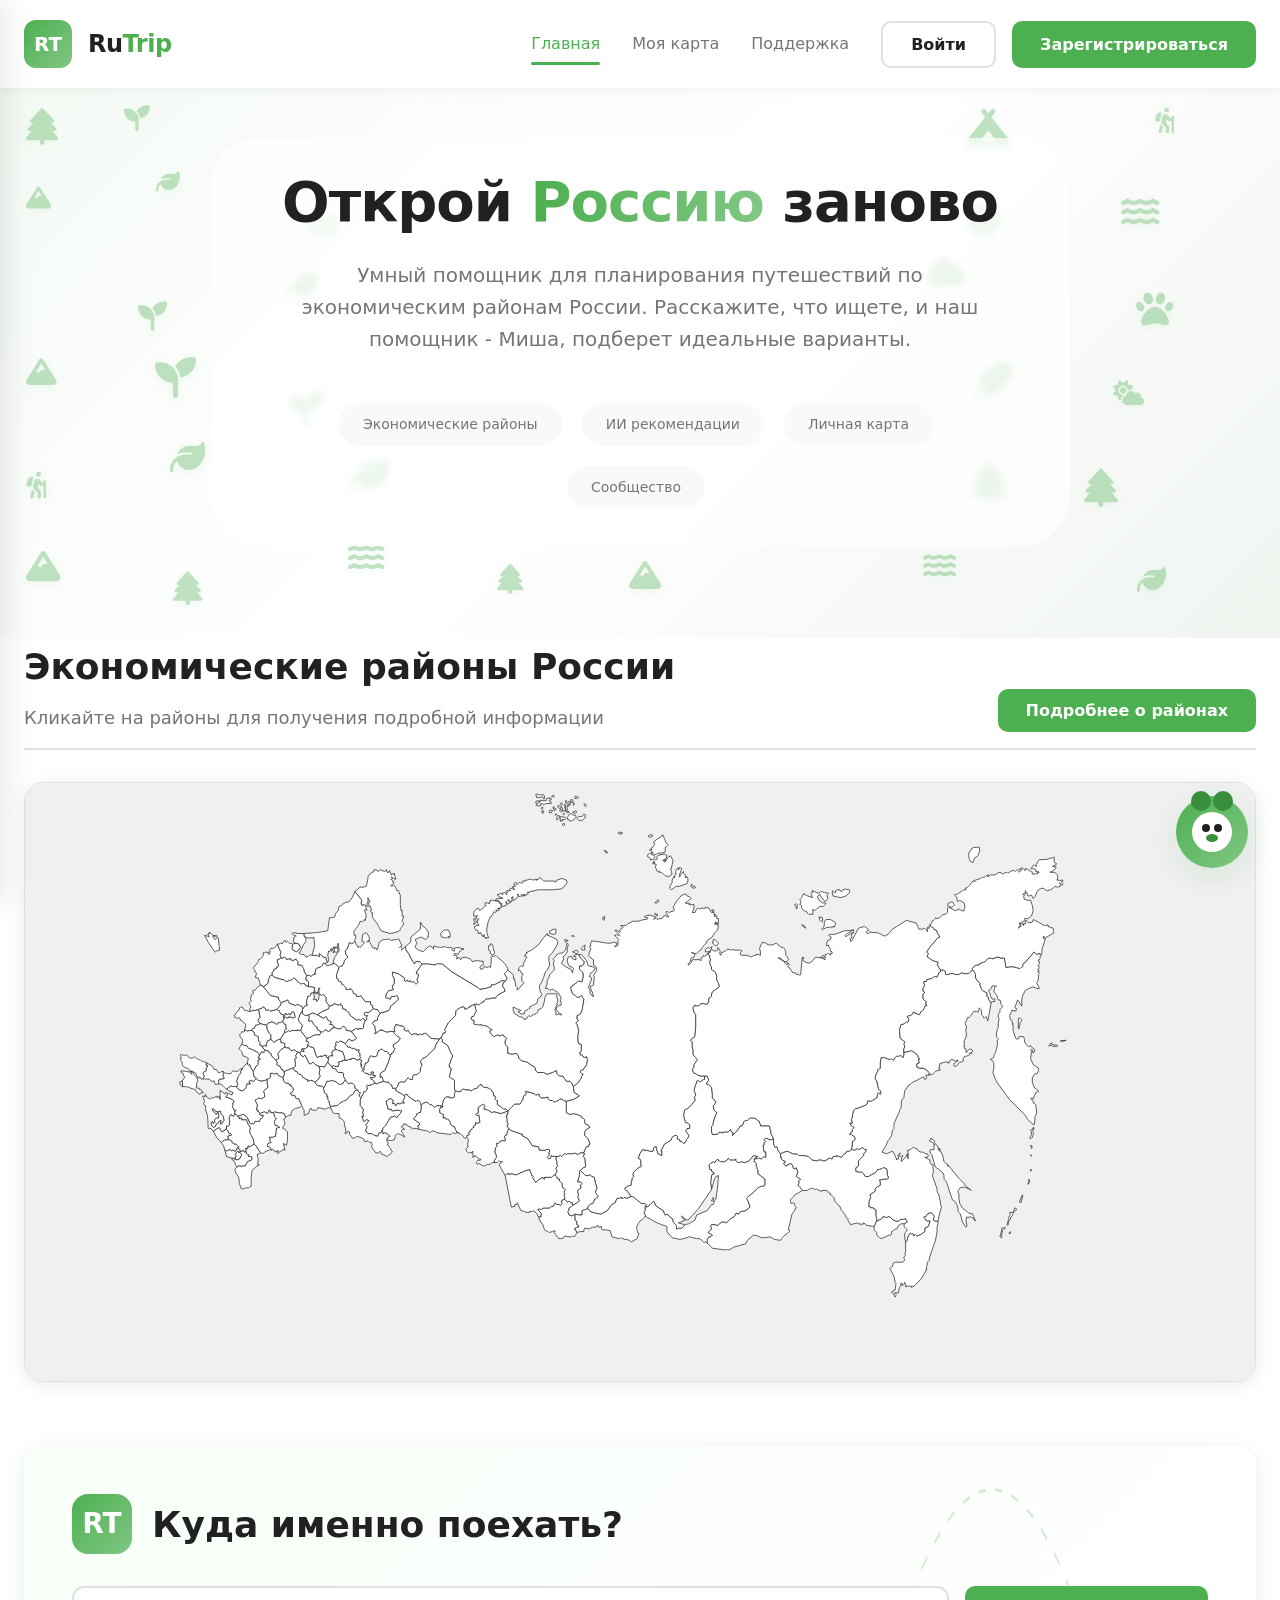
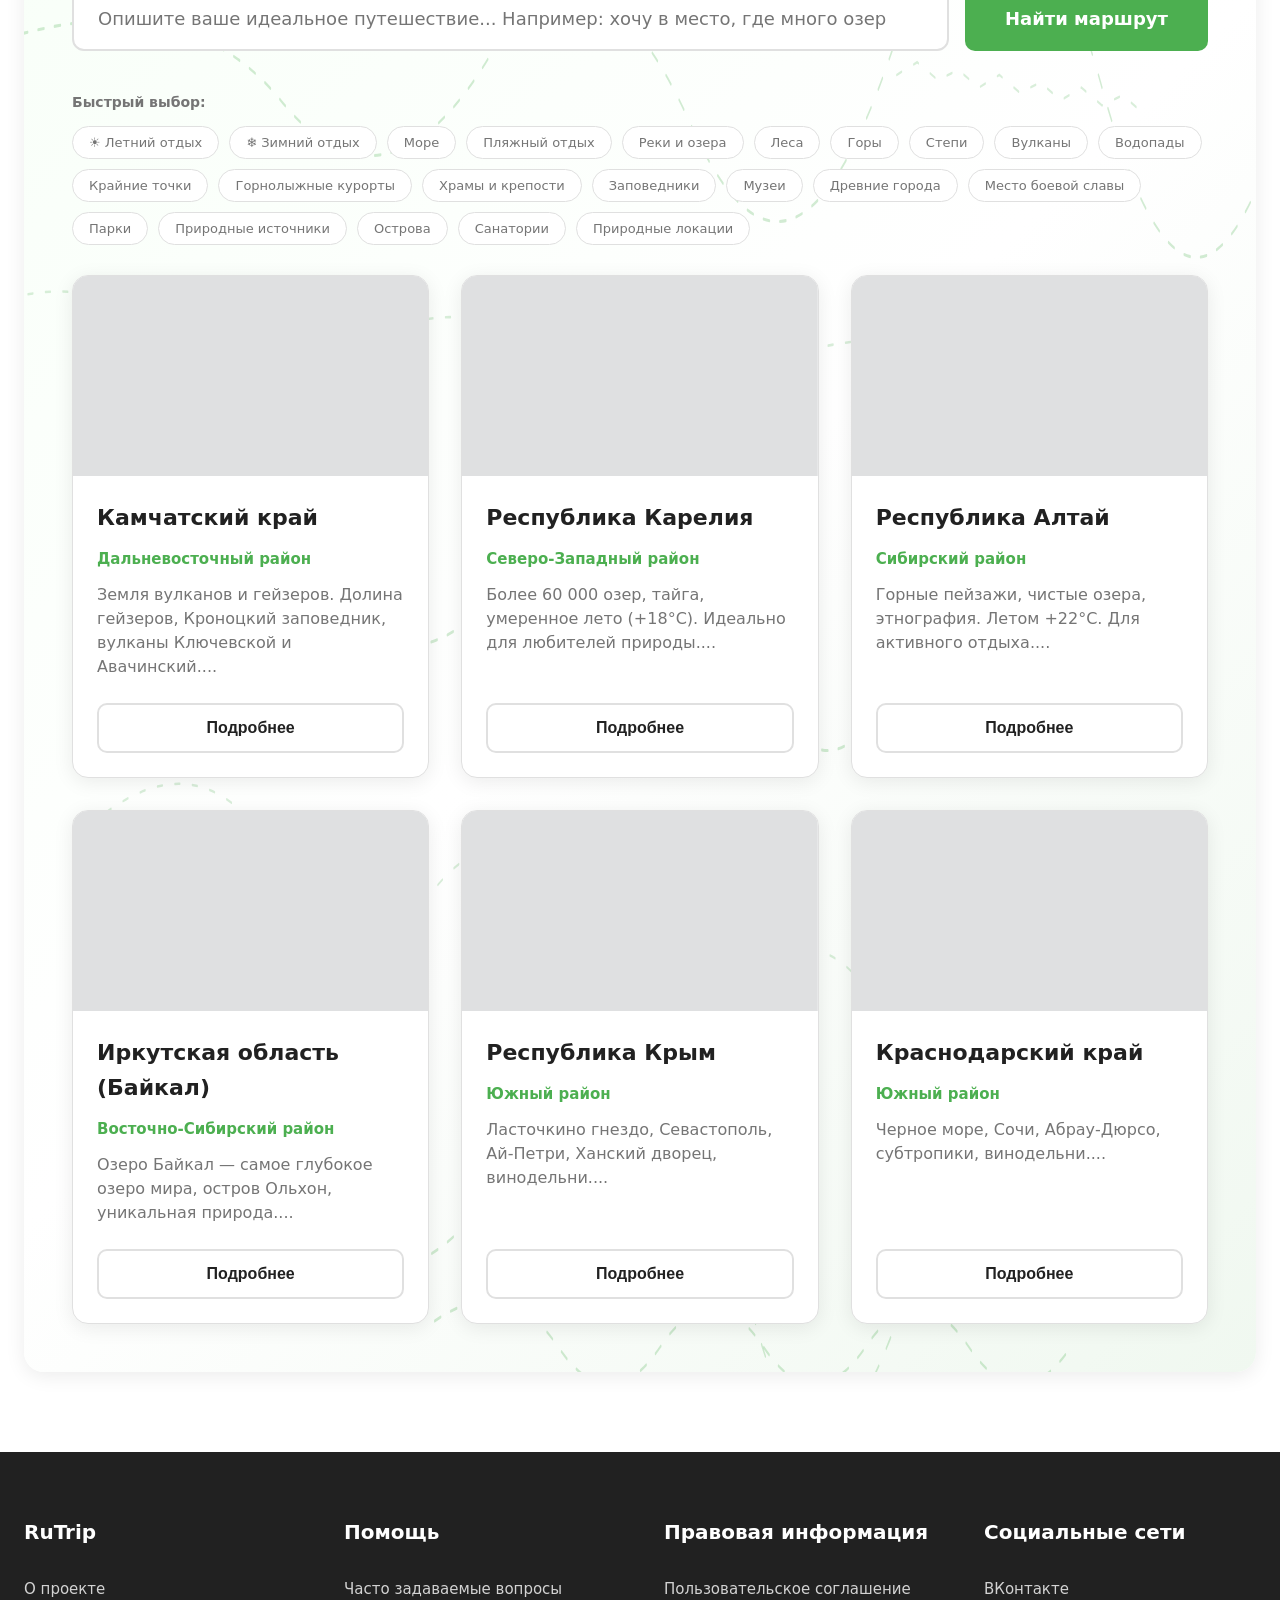
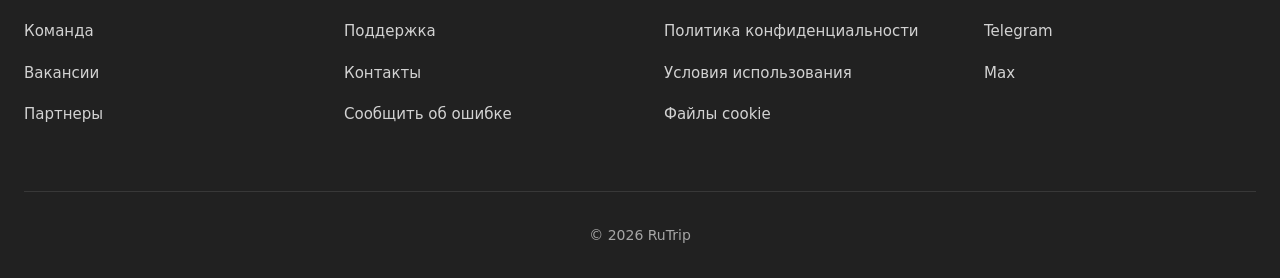
<file: frontend/index.html>
<!DOCTYPE html>
<html lang="ru">
<head>
    <meta charset="UTF-8">
    <meta name="viewport" content="width=device-width, initial-scale=1.0">
    <title>RuTrip - Путеводитель по России</title>
    <link rel="stylesheet" href="https://cdnjs.cloudflare.com/ajax/libs/font-awesome/6.4.0/css/all.min.css">
    <link rel="stylesheet" href="style.css">
    <style>
        /* Герой-секция */
        .hero {
            position: relative;
            overflow: hidden;
            padding: 80px 0 80px;
            min-height: 550px;
            background: linear-gradient(135deg, #f5faf5 0%, #ffffff 50%, #f0f5f0 100%);
        }
        
        /* Анимационный слой */
        .travel-animation {
            position: absolute;
            top: 0;
            left: 0;
            width: 100%;
            height: 100%;
            pointer-events: none;
            z-index: 1;
        }
        
        /* Парящие иконки - все зеленые */
        .floating-icon {
            position: absolute;
            pointer-events: none;
            z-index: 0;
            opacity: 0.35;
            will-change: transform;
            /* Плавное появление при создании */
            transition: opacity 1.2s ease-out;
        }
        
        /* Когда иконка готова - показываем */
        .floating-icon.visible {
            opacity: 0.35;
        }
        
        .floating-icon i {
            color: #4CAF50 !important;
            filter: drop-shadow(0 2px 4px rgba(76, 175, 80, 0.2));
        }
        
        /* Вертикальное плавание */
        @keyframes floatIcon {
            0% {
                transform: translateY(0px) rotate(0deg);
            }
            50% {
                transform: translateY(-35px) rotate(5deg);
            }
            100% {
                transform: translateY(0px) rotate(0deg);
            }
        }
        
        /* Горизонтальное движение */
        @keyframes driftHorizontal {
            0% {
                transform: translateX(0px);
            }
            100% {
                transform: translateX(45px);
            }
        }
        
        @keyframes driftLeft {
            0% {
                transform: translateX(0px);
            }
            100% {
                transform: translateX(-45px);
            }
        }
        
        /* Контент поверх анимации */
        .hero-content {
            position: relative;
            z-index: 10;
            max-width: 800px;
            margin: 0 auto;
            text-align: center;
        }
        
        .hero h1, .hero p, .hero .chips {
            position: relative;
            z-index: 10;
            background: transparent;
        }
        
        /* Полупрозрачный фон для читаемости текста */
        .hero-content::before {
            content: '';
            position: absolute;
            top: -30px;
            left: -30px;
            right: -30px;
            bottom: -30px;
            background: rgba(255, 255, 255, 0.7);
            backdrop-filter: blur(3px);
            z-index: -1;
            border-radius: 50px;
            pointer-events: none;
        }
        
        /* Адаптивность */
        @media (max-width: 768px) {
            .hero {
                padding: 60px 0 60px;
            }
            .floating-icon {
                font-size: 20px !important;
            }
            .hero-content::before {
                background: rgba(255, 255, 255, 0.8);
            }
        }
        
        /* Чипы */
        .chips {
            display: flex;
            flex-wrap: wrap;
            justify-content: center;
            gap: 12px;
            margin-top: 32px;
        }
        
        .chip {
            background-color: var(--secondary);
            padding: 10px 24px;
            border-radius: 40px;
            font-weight: 500;
            transition: all 0.3s;
            cursor: default;
        }
        
        .chip:hover {
            background-color: var(--accent);
            color: white;
            transform: translateY(-2px);
        }
        
        /* Градиент для заголовка */
        .hero-gradient {
            background: linear-gradient(90deg, #4CAF50, #81C784);
            -webkit-background-clip: text;
            background-clip: text;
            color: transparent;
        }
        
        /* Стрелка наверх */
        .scroll-top-arrow {
            position: fixed;
            bottom: 120px;
            right: 50px;
            width: 50px;
            height: 50px;
            background: #4CAF50;
            border-radius: 50%;
            display: flex;
            align-items: center;
            justify-content: center;
            color: white;
            font-size: 24px;
            cursor: pointer;
            box-shadow: 0 4px 15px rgba(76, 175, 80, 0.3);
            transition: all 0.3s ease;
            z-index: 998;
            opacity: 0;
            visibility: hidden;
            transform: translateY(20px);
        }
        
        .scroll-top-arrow.show {
            opacity: 1;
            visibility: visible;
            transform: translateY(0);
        }
        
        .scroll-top-arrow:hover {
            transform: scale(1.1);
            background: #388E3C;
        }
        
        @media (max-width: 768px) {
            .scroll-top-arrow {
                bottom: 100px;
                right: 20px;
                width: 45px;
                height: 45px;
                font-size: 20px;
            }
        }
    </style>
</head>
<body>
    <!-- Шапка -->
    <header>
        <div class="container header-content">
            <a href="#" class="logo">
                <div class="logo-icon">RT</div>
                <div class="logo-text">Ru<span>Trip</span></div>
            </a>
            
            <button class="menu-toggle" id="menuToggle">
                <i class="fas fa-bars"></i>
            </button>
            
            <nav class="nav-main">
                <a href="index.html" class="nav-link active">Главная</a>
                <a href="user-map.html" class="nav-link">Моя карта</a>
                <a href="#" class="nav-link">Поддержка</a>

                <div class="auth-buttons" id="authButtons">
                    <button class="btn btn-login"><a href="login.html" style="text-decoration: none; color: inherit;">Войти</a></button>
                    <button class="btn btn-register"><a href="registr.html" style="text-decoration: none; color: white">Зарегистрироваться</a></button>
                </div>
                <div class="user-profile" id="userProfile" style="display: none;">
                    <div class="user-avatar" id="userAvatar"></div>
                    <span class="user-name" id="userName"></span>
                    <i class="fas fa-chevron-down" style="font-size: 12px; margin-left: 5px;"></i>
                </div>
            </nav>
        </div>
    </header>

    <!-- Боковое меню -->
    <div class="sidebar" id="sidebar">
        <div class="sidebar-header">
            <h3>Меню</h3>
            <button class="sidebar-close" id="sidebarClose">
                <i class="fas fa-times"></i>
            </button>
        </div>
        <ul class="sidebar-links">
            <li><a href="#">Главная</a></li>
            <li><a href="#">Моя карта</a></li>
            <li><a href="#">Друзья</a></li>
            <li><a href="#">Рейтинги</a></li>
            <li><a href="#">События</a></li>
            <li><a href="#">Настройки</a></li>
            <li><a href="#">Помощь</a></li>
            <li><a href="#">Выйти</a></li>
        </ul>
    </div>
    <div class="overlay" id="overlay"></div>

    <!-- Маскот -->
    <div class="mascot-container">
        <div class="mascot" id="mascot">
            <div class="mascot-ear left"></div>
            <div class="mascot-ear right"></div>
            <div class="mascot-face">
                <div class="mascot-eye left"></div>
                <div class="mascot-eye right"></div>
                <div class="mascot-nose"></div>
            </div>
        </div>
    </div>

    <!-- Главная страница -->
    <main>
        <section class="hero">
            <!-- Анимационный слой -->
            <div class="travel-animation" id="travelAnimation"></div>
            
            <div class="container hero-content">
                <h1>Открой <span class="hero-gradient">Россию</span> заново</h1>
                <p>Умный помощник для планирования путешествий по экономическим районам России. Расскажите, что ищете, и наш помощник - Миша, подберет идеальные варианты.</p>
                <div class="chips">
                    <span class="chip">Экономические районы</span>
                    <span class="chip">ИИ рекомендации</span>
                    <span class="chip">Личная карта</span>
                    <span class="chip">Сообщество</span>
                </div>
            </div>
        </section>

        <!-- Карта России -->
        <div class="container">
            <section class="map-section">
                <div class="section-header">
                    <div>
                        <h2 class="section-title">Экономические районы России</h2>
                        <p class="section-subtitle">Кликайте на районы для получения подробной информации</p>
                    </div>
                    <button class="btn btn-register">Подробнее о районах</button>
                </div>

                <div class="map-container">
                    

                    <svg id="map" xmlns="http://www.w3.org/2000/svg" xmlns:xlink="http://www.w3.org/1999/xlink" x="0px" y="0px" viewBox="0 0 708.9 458.9" enable-background="new 0 0 708.9 458.9" xml:space="preserve">
                        <path class="szfo avt voLEN uts0 ekran1" data-id="enabled" data-title="Ненецкий автономный округ" data-code="RU-NEN" d="M207.4,112.8058h-3.3541l-2.6833,2.6833.6708,2.6833,3.3541.6708h.6708l.6708-.6708H207.4l.6708-.6708v.6708h0l-.6708.6708h.6708l.6708-.6708v-2.6833Zm30.8582,15.4291,1.3417.6708v2.0125l2.0125,1.3417,1.3417-2.0125-.6708-2.0125-.6708-2.0125h0v-1.3417l-.6708-1.3417H239.6v1.3417h-1.3417v3.3541Zm-18.7832-.6708-2.0125-.6708-2.6833-.6708-3.3541.6708h0l.6708.6708v1.3417h-1.3417l-.6708-.6708v-.6708l.6708-.6708-2.0125-.6708h-2.6833l-.6708-.6708-4.025.6708-4.025-.6708-.6708-.6708v0h0v.6708h-.6708v2.0125h0l-.6708-1.3417-1.3417-.6708-.6708-.6708-2.6833,2.0125-2.6833,2.6833-3.3541-1.3417-2.6833-2.0125.6708-2.0125.6708-1.3417-.6708-1.3417-.6708-1.3417,2.6833-1.3417,2.0125-.6708,3.3541,2.0125.6708-.6708.6708-.6708v-.6708h.6708v-4.025l-2.0125-2.6833-2.6833-2.0125-.6708-2.0125-.6708-.6708v5.3666l-4.025,3.3541-3.3541,2.6833v4.025l-2.6833,2.0125-1.3417,1.3417v2.0125l2.6833,4.025,2.0125,4.025.6708,1.3417.6708.6708v.6708h1.3417v-.6708l1.3417-.6708h1.3417l1.3417.6708,1.3417,1.3417h4.6958l5.3666.6708,1.3417-.6708.6708-.6708.6708.6708h2.6833l3.3542,2.6833,4.025,3.3541,20.1249,12.0749.6708.6708.6708.6708,4.025-.6708,4.6958-1.3417v-.6708l.6708-1.3417.6708.6708h.6708l1.3417-.6708,1.3417-.6708,1.3417-.6708,1.3417-.6708.6708-.6708h1.3417l1.2972.5064,1.3861-1.848v-1.3417l-.6708-.6708-1.3417-2.0125.6708-.6708.6708-.6708,1.3417-1.3417v-1.3417l-2.0125-3.3541-2.6833-2.6833-3.3541-2.6833-.6708-.6708-.6708-.6708-.6708.6708-.6708.6708h0l-.6708-.6708h-.6708l-.6708.6708v4.025l-.6708,4.025h0l-.6708-.6708h-.6708l-1.3417.6708-1.3417-.6708h-.6708l-.6708,1.3417-2.0125.6708-.6708-1.3417.6708-1.3417,1.3417-.6708h.6708v-1.3417l-.6708-1.3417h.6708l-4.6958-.6708-4.025.6708-1.3417-2.0125-4.025-1.3417-2.6833.6708v.6708l-.6708.6708-.6708-1.3417H214.78l-.6708.6708h-.6708l.6708-.6708v-1.3417l-1.3417-.6708h-1.3417l.6708-.6708v-.6708h1.3417l1.3417.6708.6708-1.3417.6708-1.3417h.6708l.6708-.6708v-.6708h2.0124Z" stroke="#606778" stroke-width="0.22456220687904804"></path>
                        <path class="dfo krai voVS uts7 ekran10" data-id="enabled" data-title="Забайкальский край" data-code="RU-ZAB" d="M452.9241,273.1341l-2.0125-.6708L449.57,273.805l1.3417,1.3417-.6708.6708H449.57V277.83h-.6708v.6708l.6708,4.6958h1.3417v4.025h-.6708l-.6708-.6708-1.3417,1.3417-.6708.6708-1.3417-.6708h-.6708l-3.3541.6708v1.3417l-.6708.6708h.6708l.6708.6708.6708.6708V293.93l.671,1.3415h0v.6708h0l.6708,1.3417v2.6833l2.0125,1.3417,3.3541,2.6833v4.6959l-1.3417.6708h-1.3417l-1.3415.6707-1.3417.6708-3.3541,3.3541-4.025,3.3541-.6708.6708-.6708.6708,1.3417,2.6833,1.3417,4.025-3.3541,2.6833-3.3543.671-1.3415.6707-.671,1.3418-1.3415-.671h-.6708l-.6708,1.3417-.6708,1.3417-1.3417.6708-1.3418.671-1.3415,1.3415-1.3417,1.3417-.6708.6708-1.3417-.6708H417.37l-2.0125,1.3417-1.3417,1.3417-.6-.2-1.4122-.4709H409.32l-.6708,1.3417.6708,2.0125h0l-.4673.4673-.8743.8743-1.3417,1.3417,2.0125,1.3417,1.3415.671-1.3415,1.3415h-1.3417l-1.3417,2.0125v2.6833l1.3417,1.3417,2.6833,2.6833,4.6958.6708,4.6958.6708h.6708l.6708-.6708.6708.6708h1.3417l1.3417-.6708,2.0125-1.3417,4.6958-1.3417,4.6958-1.3417,1.3417-2.6833,4.6958-4.025,3.3541.6708,2.6833,1.3416h2.6833l4.025-.6708,3.3541,2.0125,4.6958.6708,1.3417-2.0125,2.0125-2.0125,2.0125-1.3417,1.3417-1.3417V342.9h-.6708v-.6708l1.3417-5.3666,1.3417-6.0375,2.0125-2.6833,1.3417-2.6833-.6708-.6708-.6708-.6708v-1.3417l-.6708-.6708-2.0125.6708-.6708-2.0125.6708-1.3417,2.0125-2.0125v-.6708l.6708-.6708,2.6833-1.3417,3.3541-2.0125L477.7447,310.7l-2.0125-2.0125h0l.6708-1.3417v-2.0125l.6708-.6708.6708-.6708-2.0125-1.3417h-.6708l-.6708-.6708,1.3417-3.3542-1.3417-3.3541-1.3417.6708h-.6708l-.6706-2.0123-1.3419-2.0126-2.0125.6708-1.3417.6708v.6708h-.6708l-1.3417-1.3417v-1.3417h.6708l.6708-.6708-1.3417-.6708-1.3417-.6708-.6708-.6708v-1.3417h-.6708v-2.6833l-2.0125-2.6833-.6708-2.6833h-.6708l-.6708.6708h0l-1.3417-2.6833v-4.025l-2.6833.6708-1.3417-.6708Z" stroke="#606778" stroke-width="0.22456220687904804"></path>
                        <path class="pfo resp voCNT uts3 ekran8" data-id="enabled" data-title="Республика Башкортостан" data-code="RU-BA" d="M162.4549,230.8719l-.6708-.6708V229.53h-2.0125l-2.0125-.6708-2.0125.6708-2.0125.6708-1.3417.6708-1.3416-.6708-2.6833,1.3417-2.6833.6708-.6708-.6708v.6708l-.6708.6708h0l.6708.6708v1.3417l-.6708,1.3417-.6708.6708H142.33v.6708l-.6708,1.3417-1.3417,2.6833h0l-.6708,2.0125v4.025l.6708.6708.6708.6708h0v.6708l.6708.6708h.6708l-.6708,2.0125V253.68l.6708,1.3417v.6708h-1.3417l.6708,2.0125.6708,2.0125h.6708l1.3417-1.3417,2.0125.6708-1.3417,2.0125-1.3417,1.3417.6708.6708.6708.6708-1.3417,3.3541h.6708l.6708,1.3417.6708.6708h2.6833l1.3417.6708.6708.6708,2.6833.6708,1.3417-2.6833h1.3417l.6708-1.3417v-.6708h.6708v-1.3417l1.3417-1.3417.6708-.6708,2.0125-3.3541,2.0125-3.3541h1.3417l1.3417-.6708h.6708l.6708.6708.6708.6708.6708-1.3417,2.0125-2.0125,1.3417-2.0125-3.3541-.6708-4.025.6708-.6708-.6708v-.6708h-2.6833v-.6708l-1.3417-4.6958v-.6708h.6708v-.6708l.6708-.6708,2.0125-.6708,2.0125,1.3417-.6708,1.3417v1.3417l1.3417-.6708.6708.6708v1.3417h.6708l.6708-.6708.6708-1.3417,1.3417.6708h.6708l.6708-.6708h2.6833l-.6708-.6708-.6708-.6708,1.3417-2.6833v-2.0125h-.6708l-2.0125-1.3417-2.6833-1.3417-.6708-.6708h-.6708V234.226h-2.6833v-.6708l-.6708-2.0125h-.6708l-.6708-.6708Z" stroke="#606778" stroke-width="0.22456220687904804"></path>
                        <path class="cfo obl voMSK uts0 ekran5" data-id="enabled" data-title="Белгородская область" data-code="RU-BEL" d="M61.2266,210.747l1.0733-.6708.1342-1.3417-.6037-1.3417-.6037-.6708-4.025-2.0125-3.1529-1.3417-.7379-.6709-.6037-1.3416h-2.415l-1.2746-1.3417-2.415,4.025.8721.6708,1.3417,1.3417.3354,1.3417.47,1.3417.0671.6708,2.2137.6708,2.1467,1.3417H53.78l-.47,2.6833v2.0125l.8721.6708.8721-.6708.805,2.6833,1.61,2.6833.47-.6708.6037-.6708.6708-1.3417,1.0062-2.0125h.6708l.6708-.6708-.1342-1.3417v-2.0125h.9392l.6708-1.3417h-.9392l-.8721-.6708Z" stroke="#606778" fill="#337AB7" stroke-width="0.22456220687904804"></path>
                        <path class="szfo obl voLEN uts0 ekran1" data-id="enabled" data-title="Мурманская область" data-code="RU-MUR" d="M159.7715,66.5186v.3354L158.43,67.86l-2.0125-.805-1.3417-.47-.6708.5367-1.3417.7379-.6708-1.0733-.6708-.0671-1.3417-.2012V67.86l-2.6833,1.3417-2.0125,2.6833v1.3417l-.6708,3.3542-.6708,2.6833-2.0125.6708h-2.6833l-4.025,3.3541,2.6833,3.3541,2.6833,3.3542-.6708,2.0124.6708,2.0125,2.0125-.6708.6708.6708h.6708l.6708.6708V92.01l.6708-1.3417V87.9851l1.3417,2.6833v.6708h-.6708v3.3541h1.3417l.6708,3.3541h-.6708v.6708l.6708.6708h.6708v3.3541l1.3417,2.0125,2.0125,2.6833,2.0125,3.3541,1.3417,2.6833,6.7083,2.0125,4.025-.6708,3.3542-1.3417.6708-.6708v-1.3417l1.3417-1.3417,1.3417-2.0125h0l-.6708-1.3417h0l-.6708-.6708.6708-2.0125.6708-2.0125h-1.3417v-4.025h0l-.6708-.6708v.6708h0l-.6708-4.6958V85.9727h0l-.6708-1.3417h-.6708l.6708-.6708-.6708-.6708v-.6708h-1.3417l-.6708-2.0125-.6708-1.3417-1.3417-.6708-1.3417.6708-.6708-.6708h0l1.3417-.6708,1.3417-1.3417-1.3417-.6708h0l.6708-.6708-.6708-.6708-1.3417-.6708h.6708l.6708-.6708-.6708-.6708v-.6708l1.3417,1.3417,2.0125.6708-.6708-2.0125-.6708-2.6833v.6708h-2.0125v.6708l-.6708-.6708h0v-.6708l-.6708-1.3417v-.6708l-.6708.6708v.6708h-1.3417l-.6708-1.9454v-.0671Z" stroke="#606778" stroke-width="0.22456220687904804"></path>
                        <path class="dfo avtob voVS uts8 ekran11" data-id="enabled" data-title="Еврейская автономная область" data-code="RU-YEV" d="M552.8777,336.1921h-2.0125l-1.3416-.6711-.6709,0-2.0125-2.0125-.6708-.6708h-1.3417l-1.3417.6708-1.3417-.6708h-1.3417l-.6708,1.3417-.6708.6708H538.79l-2.6833,1.3417-.6708.6708-.6708,2.0125-.6708,1.3417V342.9l.6708.6708,1.3417,1.3417v1.3417l.6708,1.3417.6708.6708.6708.6708h0l1.3417.6708,1.3417-.6708h.6708l4.025-2.0125H546.84l.6708-1.3417V344.242l1.3417-.6708,1.3417-1.3417h1.3417l1.3417-2.6833,2.0125-1.3417h2.6833l2.0125-1.3417-.6708-1.3417h0l-.6708-1.3417-1.3417.6708h-2.6833l-1.3417,1.3417h0Z" stroke="#606778" stroke-width="0.22456220687904804"></path>
                        <path class="szfo resp voLEN uts0 ekran1" data-id="enabled" data-title="Республика Коми" data-code="RU-KO" d="M210.0838,145.0057l-4.025-3.3541-3.3542-2.6833h-2.6833l-.6708-.6708-.6708.6708-1.3417.6708-5.3666-.6708h-4.6958l-2.0125,2.6833-2.0125,2.6833-.6708,2.0125h1.3417l.6708.6708-.6708,2.0125-.6708,2.0125.6708,1.3417v.6708l-.6708.6708-.6708.6708-.6708-.6708-1.3417-1.3417h-.6708l-.6708.6708-.6708-.6708v-.6708h-.6708l-1.3417.6708-.6708-1.3416-1.3417,1.3416-.6708-.6708v-2.0125l-4.6958-3.3541-4.6958-1.3417v2.6833l1.3417,2.6833v3.3542l-1.3417,2.0125v1.3417l.6708,1.3417-2.0125.6708h-1.3417l-2.0125,2.6833-.6708,2.6833.6708.6708h1.3416l.6708.6708h1.3417v-.6708l.6708-1.3417H166.48l.6708-.6708h.6708l.6708,1.3417.6708,1.3417-2.6833,2.6833-3.3541,2.6833-.6708,2.0125-.6708,1.3417-4.025,1.3417h-1.3417l-1.3417.6708-2.0125,3.3541v2.0125l-2.6833.6708-1.3417,2.0125,1.3417,1.3417.6708,1.3417h0V188.61l.6708,2.0125-.6708.6708v1.3417l2.0125-1.3417,1.3417-1.3417h1.3417V189.28l2.6833,1.3417,2.0125.6708,2.6833-.6708h2.0125v.6708l1.3417-.6708-.6708-2.0125,1.3417-3.3541,4.025,1.3417h1.3417l1.3417,1.3417-.6708,1.3417h0l2.0125,1.3417,1.3417-.6708,1.3417,2.0125,1.3416,1.3417,1.3417-.6709h2.6833v.6708h1.3416l.6709-.6709h.6708l.6708.6708h0l1.3417-.6708,2.0125-.6708,4.025,4.025,6.7083.6708v-.6708l1.3417-.6708.6708-1.3417.6708-2.0125h1.3417l.6708-1.3417-.6708-.6708V189.28l1.3417-2.6833,1.3417-2.6833,2.6833-2.6833,2.6833-2.6833.6708-4.025.6708-.6708,1.3417-.6708h0l.6708-.6708h.6708l1.3417-.6708h1.3417v.6708l.6708,1.3417,1.3417-.6708,1.3417-.6708,1.3417-.6708h0v-.6708l2.0125-.6708,1.3417-.6708h2.0125l1.3417.6708h0l2.0125-2.0125,2.0125-.6708v-.6708l1.3417-1.3417h2.0125l2.6833-.6708h2.6833l.6711-1.3417.6706-.6708,3.1172-1.87,2.92-1.4839-.6708-2.0125-1.3417-2.0125.6708-2.6833h.6708l.6265-.8352-1.2973-.5064H248.321l-.6708.6708-1.3417.6708-1.3417.6708-1.3417.6708-1.3417.6708h-.6708l-.6708-.6708-.6708,1.3417v.6708l-4.6958,1.3417-4.025.6708-.6708-.6708-.6708-.6708-20.1249-12.0749Z" stroke="#606778" stroke-width="0.22456220687904804"></path>
                        <path class="skfo resp voUG uts0 ekran7" data-id="enabled" data-title="Республика Ингушетия" data-code="RU-IN" d="M47.4746,283.8674l-.5367-.6708h-.8721l-.2012-.6708h-.3354l-1.0733,1.3417-.7379,1.3417.6708.6708-.5367,2.0125-.7379.6708,1.8783.6708,2.1467-.6708h0l.2683-.6708h.1342l1.4087-2.6833-1.4758-1.3417Z" stroke="#606778" stroke-width="0.22456220687904804"></path>
                        <path class="pfo krai voCNT uts3 ekran8" data-id="enabled" data-title="Пермский край" data-code="RU-PER" d="M179.2256,193.3054l-1.3417-1.3417-1.3416-2.0126-1.3417.6709-1.2144-.81-.7981-.5319.6708-1.3417-1.3417-1.3417h-1.3417l-4.025-1.3417L165.809,188.61l.6708,2.0125-1.3417.6708,2.6833,2.6832,2.6833,2.0126-2.0125,2.6832-3.3541,2.0126v2.0125l1.3417,1.3417-.6708.6708-.6708,2.0125-1.3417.6708-.6708,1.3417-2.0125,6.0375-2.6833,6.0375-.6708.6708-.6708-.6708v.6708l-.6708.6708h-.6708l-.6708.6708v3.3541l.6708-.6708h.6708l.6708,2.0125.6708,1.3417,2.0125.6708h2.0125v.6708l.6708.6708.6708.6708h.6708l.6708,2.0125v.6708h2.6833l1.3417-1.3417.6708-2.0125h0v-.6708l1.3417-.6708h3.3541l1.3417-2.0125,1.3417-1.3417,1.3417,1.3417h2.0125V226.176l.6708-2.0125,3.3541-.6708,2.0125-2.0125h0v-2.6833l1.3417-2.0125-1.3417-3.3542,2.0125-2.0125,1.3417-.6708,1.3417-.6708,3.3541-3.3541,3.3541-3.3541v-1.3417l1.3417-2.6833,2.0125-2.6833-6.7084-.6708-4.0249-4.025-2.0126.6709-1.3417.6708h0l-.6707-.6709h-.6709l-.6708.6708h-1.3417v-.6708h-2.6833l-1.3417.6708Z" stroke="#606778" stroke-width="0.22456220687904804"></path>
                        <path class="cfo obl voMSK uts0 ekran3" data-id="enabled" data-title="Рязанская область" data-code="RU-RYA" d="M92.6886,189.9513l-1.3417-.6708v.6708l-3.9882-.04-1.3785.7108h-.6567l-.6849-.6708-.6708.6708-1.3417.6708H81.687L78.4,196.66l.47,1.3417v1.3417h1.4758l1.5429.6708-.2013,1.3417.2683,1.3417,1.3417.6708h2.0125l.6708,1.3417.6708.6708h1.3417l.6708-.6708,3.3541,2.0125h1.3417l.5378-.2688.8039-.402h0V205.38l.6708.6708h1.3417l-.6708-1.3417-1.3229-.37,1.3229-.3h1.3417l.6708-.6708,1.3417-.6708v-2.0125l.6708-.6709V198.672l-1.3417-.6708h-.6708l.6708-.6708v-1.3417l-2.6833-3.3541L94.03,189.9513H92.6886Z" stroke="#606778" stroke-width="0.22456220687904804"></path>
                        <path class="cfo obl voMSK uts0 ekran3" data-id="enabled" data-title="Смоленская область" data-code="RU-SMO" d="M76.9912,164.46l-2.5492-.6708-3.5554-.6708L68.27,159.7639,65.4529,156.41l-.9392-1.3417H63.105l-.8721.6708-1.4758,1.3417-2.0125,2.0125H57.47l-.0671,1.3417.1342.6708h.2012l.0671.6708h-.6037l-.6708.6708-.6037,1.3417-.2683,2.0125.2683,1.3417-.0671.6708-.6708.6708-.805.6708.4025.6708.7379.6708.2012,2.0125-.6708.6708.1342,1.3417-.2683.6708h1.4758l.6708-.6708h2.3479l2.3479-.6708,1.14-.6708h1.0733l.47-.6708.6037-.6708,1.4087.6708,1.0062,2.0125h1.14l.6038-.6708.6037.6708.6708.6708,5.1654-1.3417,2.593-2.7038,1.0966-2.6628-.8721-.6708-1.0062-1.3417-.2683-.6708Z" stroke="#606778" stroke-width="0.22456220687904804"></path>
                        <path class="dfo resp voVS uts6 ekran10" data-id="enabled" data-title="Республика Бурятия" data-code="RU-BU" d="M430.7867,291.2465h-1.3417l-1.3417-1.3417v-1.3417l-1.3417.6706-1.3417,0h-2.0125l-.6708-.6708-.6708-.6708-.6708,1.3417-2.0125,1.3417h-3.3541l-.6708-.6708h-.6708v-.6708l-.6708-.671-1.3417,1.3419-.6708,1.3417h-.6708l-.6708-.6708-2.0125,1.3414-1.3417,1.3419.6708,3.3541H409.32v1.3417l1.3417.6708.6708,1.3417h-1.3417l-.6708,1.3414-.6708,5.3668.6708,5.3666,2.0125-7.3791,1.3417-2.6833,2.0125-.6708-.6708,8.7208-1.3417,9.3916-.6708.6708-.2121.3261-.4587-.3261-.3678-.6708-.303-1.3417-.6708,1.3417-.6708,1.3417h2.0125v1.3417l-.6708,1.3417H409.32l-1.3417,2.0125-2.0125,2.6833-8.05,3.3541-.6708,2.0125-.6708,2.0125-4.6958,2.6833-2.6833.6708-.6708.6708-2.0125,2.0125h-2.6833l-.6708.6708h-.6708v-2.6833l-.6484-.6486-1.364-1.3639-.6709-1.3418V334.85l-4.6958-4.025-.6708.6708h-.6708l-.6708-1.3417-.6708-2.0125-3.3541-2.0125-2.6833-2.0125-.6708-2.0125-.6709-1.3418-2.6833,2.6835-2.6833,2.0125-.6708-.6708h-.6708v3.3541l-.6708.6708v1.3417l.6708.6708v1.3417l.6708.6708,1.3417.6708,4.6958,2.6833,4.025,2.0125h.6708l.6708.6708,2.6833.6708,2.0125.6708v4.025l4.025,4.6958,6.0374,1.3417,5.3666-1.3417,1.3417-.6708h.6708l2.6833.6708,2.6833.6708h2.0125l2.0125,1.3417,1.3417,1.3417h1.3417l1.3417.6708v-2.6833l1.3417-2.0125h1.3417l1.3417-1.3417-1.3417-.6708-2.0124-1.3418,1.3415-1.3415L409.32,342.23h0l-.6708-2.0125.6708-1.3417h2.6833l2.0125.6708h0l1.3417-1.3417,2.0125-1.3417h2.0125l1.3417.6708.6708-.6708,1.3417-1.3417,1.3417-1.3417,1.3417-.6708,1.3417-.6708.5641-1.1282.7775-1.5552h.6708l1.3417.6708.6708-1.3417,1.3417-.6708,3.3541-.6708,3.3541-2.6833-1.3417-4.025-1.3417-2.6833,1.3417-1.3417,4.025-3.3541,3.3541-3.3541,1.3417-.6708,1.3417-.6708h1.3417l1.3417-.6708v-4.6958l-3.3541-2.6833-2.0125-1.3417v-2.6833h0l-.6708-1.3417h0v-.6708h0l-.6708-1.3417v-.6708h0v-1.3417l-.6708-.6708-.6708-.6708H441.52l.671-.671v-1.3415l1.3417-1.3417h.6708l.6708-.6708L441.52,285.88l-3.3541,4.025-3.3541,1.3417-2.6833-.6708-1.3417.6708Z" stroke="#606778" stroke-width="0.22456220687904804"></path>
                        <path class="sbfo obl voCNT uts6 ekran10" data-id="enabled" data-title="Иркутская область" data-code="RU-IRK" d="M405.966,224.8344h-2.0125v2.6833h-.6708l-1.3417.6708-.6708.6708-.6708.6708h0l-1.3416-1.3418-.6149.3074-.7269.3635v.6708h0l-1.3417,3.3541-.6708,3.3541.6708,1.3417.6708,2.0125-.6708.6708-.6708,1.3417.6708.6708v1.3417l-2.6833,3.3541-3.2253,3.2253-1.47.1288-.6708.6708v.6708h0l-.6708,3.3541,1.3417,5.3666,2.0125.6708,1.3417,1.3417v2.6833H390.537v.6708l-.6708.6708-.6708.6708,1.3417,1.3417,1.3417,2.0125-.6708,2.0125-1.3417,1.3417v.6708l-1.3417,2.0125h-.6708l-.6708-.6708-.6708-.6708H385.17v-1.3417H384.5l-1.3417-.6708v-2.0125l-.6708-.6708h-1.3416l-2.0126,1.3418-.6708,1.3417v.6708l-5.3666,3.3541-2.6833,5.3666h.6709V285.88L368.4,284.5381l-1.3417-4.025v-1.3417h-1.3417l-.6708.6708-.6708,2.6833h-2.6833l-1.3417-.6708h-2.0125l-2.0125-.6708-2.0125,3.3542-1.3417,3.3541,1.3417.6707.6707,1.3418v3.3541l.6708.6708-.6708.6708h-.6708L352.3,295.9422l-2.6833,2.6833-.6708,2.0125.6708,1.3417-.6708.6708-.6708.6708v1.3417l-.6708,2.0125v2.0125h-.6708l-2.0125.6708L342.9082,310.7v1.3417l.6708.6708,1.3417.6708,1.3417,2.0125,1.3417,2.0125h1.3417L352.3,320.092l3.3541,2.6833h2.6833l.6708.6708v1.3417l.6708.6708,2.6833-2.0125,2.6833-2.6833.6708,1.3417.6708,2.0125,2.6833,2.0125,3.3541,2.0125.6708,2.0125.6708,1.3417h.6708l.6708-.6708,4.6958,4.025v1.3417l.6708,1.3417.6708.6708,1.3417,1.3417V342.23l.6708,0,.6708-.6708h2.6833l2.0125-2.0125v-.6708l-4.6958-1.3417,2.0125-.6708,3.3541-1.3417-.6708-.6708-1.3417-.6708v-.6708l-.6708-.6708v-.6708l2.0125,2.0125,2.6833,1.3417,8.05-8.7208L409.32,312.042l-.6708-5.3666.6708-5.3666.6708-1.3417h1.3417l-.6708-1.3417-1.3417-.6708v-1.3414l-1.3417,0-.6708-3.3541,1.3417-1.3417,2.0125-1.3417.6708.6708h.6708l.6708-1.3417,1.3417-1.3417.6708.6708v.6708h.6708l.6708.6708h3.3541l2.0125-1.3417.6708-1.3417.6708.6708.6708.6708h3.3541l1.3417-.6708v1.3417l1.3417,1.3417h1.3417l1.3417-.6708,2.6833.6708,3.3541-1.3417,3.3541-4.025,3.3541.6711-.6708.6708h-.6708l-1.3417,1.3417,3.3543-.671.6707,0,1.3417.6708.6708-.6708,1.3417-1.3417.6708.6708h.6708v-4.025H449.57l-.6708-4.6958V277.83h.6708v-2.0125h.6708l.6708-.6708-1.3417-1.3417,1.3417-1.3417,2.0125.6708,1.3417.6708,2.6833-.6708-.6708-1.3417v-.6708l-.6708-.6708-.6708-1.3417v-2.0125l-.6708-1.3417v-1.3417l-.6708-1.3417h-6.7083V261.73l-.6708-.6708v-1.3417l-1.3417-.6708-1.3417-1.3417-2.0125-.6708h-2.6833l-2.0122,2.0127-1.3419,0-1.3417.6708L433.47,261.73l-.6708,1.3417h-1.3417l-2.6833,4.025-3.3541,3.3542.6708-2.0125-1.3417-.6708-.6708-1.3417v-.6708l-1.2084,1.2089-.8038.8038-1.3419,0H418.041v.6708H417.37l-2.0125-.6708-.6708,1.3417-3.3541.6708h-1.3417l-.6708-2.6833v-3.3541l.6708-.6708.6708-.6708v-2.0125l1.3417-4.025,1.3417-3.3541-2.0125-2.0125-.6708-3.3541,1.3417-1.3417.6708-1.3417-1.3417-2.0125-1.3417-1.3417v-3.3541l-.6708-4.6958-2.0125-2.0125-2.0122-.6707,1.3414-2.0126.6708-.6708-.6708-2.0125-.6708-1.3417Z" stroke="#606778" stroke-width="0.22456220687904804"></path>
                        <path class="cfo obl voMSK uts0 ekran5" data-id="enabled" data-title="Липецкая область" data-code="RU-LIP" d="M78.4,196.66H77.3266l-.8721.6708H75.3812l-.5367.6708-.2683.6708H73.3016l-.8721-.6708-1.14-1.3417-2.8175,1.3417-.4025,1.3417-.3354.6708.0671.6708L67.6,202.0262l-.805-.6708-2.2137.6708.4025,1.3417,1.2746,1.3417,1.8783.6708,1.61.6708v.6708h-.0671l.6037.6708h.805l.6037,1.3417-.2012.6708,1.6771,1.3417,1.8112,2.0125,1.2746-.6708,1.0733-.6708-.6708-4.025,2.3479-2.6833,2.9516-2.0125-.2683-1.3417.2013-1.3417-1.5429-.6708H78.8694v-1.3417L78.4,196.66Z" stroke="#606778" stroke-width="0.22456220687904804"></path>
                        <path class="skfo krai voUG uts0 ekran7" data-id="enabled" data-title="Ставропольский край" data-code="RU-STA" d="M48.4809,258.3759l.4025-.6708-.2012-.6708H47.81l-.805.6708-.1342-.6708.0671-.6708h-.6708l-.47-.6708-1.14-1.3417-1.3417-.6708-.3354,1.3417-.3354.6708-1.2075-.6708-1.0062-.6708-.8721,1.3417-.5367,2.0125.6037,2.0125-.4025,1.3417.5367.6708-1.0062,1.3417-1.0733.6708-.2683-.6708h-.3354l.0671,2.6833,1.0733,1.3417.8721,2.0125h.9392l.8721.6708-.2683.6708H39.0893l-1.14.6708.2683.6708h.7379l-.5367.6708-.805,1.3417h1.5429l1.7442.6708.3354.6708-.1342.6708,1.8783,1.3417h1.4758l1.2746,1.3417.7379.6708h.3354l-.5367.6708h-.6708l1.6771,1.3417.2683,2.0125,1.4758-.6708,1.0062-.6708.2683.6708.5367.6708h1.2075l.3354-2.0125-1.0062-.6708h2.2808l.1342-1.3417H53.378l1.0062-.6708.9392.6708,1.8783-1.3417,1.2075-.6708-.5367-3.3541L56.33,270.4508l-.9392-1.3417-.4025-1.3417.47-3.3541-.805-1.3417L53.6463,261.73l-.5367-1.3417-.6038-2.0126Z" stroke="#606778" stroke-width="0.22456220687904804"></path>
                        <path class="szfo obl voLEN uts0 ekran2" data-id="enabled" data-title="Новгородская область" data-code="RU-NGR" d="M86.6511,135.614v-.6708H84.6386l-1.3417.6708-.6708-1.3417-.9392-.6708-1.2746.6708H79.3391l-3.3541,1.3417.47,2.6833.6708,2.0125-.6038.6708h-.805l-.0671.6708-.1342.6708-2.0125.6708-.3354,1.3417L71.96,145.6765l.1342,1.3417.8721,1.3417.9392.6708,3.7567,1.3417,3.69.6708,1.2746,1.3417h.6708l2.0125-.6708,2.0125-.6708.6708-.6708.6708-.6708,2.0125,1.3417,1.3417,2.0125h.6708l.6708.6708,1.3417.6708.6708-.6708h.6708l1.3417.6708.6708,1.3417h.6708l1.3417.6708v-4.025l-.6708-.6708H98.726v-.6708h-.6708v-1.3417l.6708-2.0125-1.3417-2.0125-.6708-1.3417v-2.0125l-1.3417-1.3417V140.31l-.6708-.6708H92.0177v-2.6833l-.6708-.6708-.6708-.6708h0v-.6708l-1.3417.6708-1.3417.6708-1.3417-.6708Z" stroke="#606778" stroke-width="0.22456220687904804"></path>
                        <path class="sbfo obl voCNT uts5 ekran9" data-id="enabled" data-title="Томская область" data-code="RU-TOM" d="M287.2292,243.6176h-2.0125l-1.3417-1.3417v-1.3416l-2.6833.6708h-2.6833l-1.3417-1.3417v-1.3417h-1.3417l-1.3417.6708-.6708-.6708-.6708-.6708-2.6833-.6708-2.6833-.6708-.6708-.6708h0l-.6709.6708.6709,1.3417-.6708,1.3417h-.6708l-.6708.6708-.6708,2.6833-2.0125,3.3541h-4.025L255.7,248.9843l-2.6833,2.6833V253.68h-.6708v2.0125h-.6708v.6708l.6708.6708v2.6833l.6708,1.3417v1.3417l-.6708.6708.6708,1.3417.6708.6708,1.3417,1.3417,1.3417.6708,8.0325,2.7231-.6267.6939,4.6691,2.62,3.3541,5.3666,4.6958.6708.6708,2.6833h4.025l.6708.6708v-.6708l.6708-.6708h2.0125l.6708,1.3417-.6708.6708V285.88l-.6708.6708-.6708.6708.34.34,1.0017,1.0015,1.3417-.6708.6708-2.0125.6708.6708h4.6958l1.3417-.6708.6708.6708h.6708l.6708-.6708,1.3417-1.3417h.6708l.6708.6708.6708-.6708h4.6958l.6708-.6708,1.3417.6708,1.3417.6708,2.0125-1.3417h2.6833l.6708-2.0125,1.3417-2.6833h1.3417l.6708-.6708V277.159h.6708v-.6708l-1.3417-3.3541-2.6833-2.6833v-2.0125l.6708-2.0125,2.0125-1.3417,1.3417-.6708-1.3417-2.0125-2.0125-.6708-.6708-1.3417v-2.0125l-1.3417-1.3417h-.6708l-.6708-.6708v-.6708l-1.3417-.6708-2.0122-.6709-2.6836-.6707-2.7715.6267-2.5951-1.2975v-8.7208l-2.0125-.6708-2.0125-1.3417-1.3417.6708-2.0125,1.3417h-.6708l-.6708.6708-1.3417-.6708Z" stroke="#606778" stroke-width="0.22456220687904804"></path>
                        <path class="urfo avt voCNT uts3 ekran9" data-id="enabled" data-title="Ханты-Мансийский автономный округ - Югра" data-code="RU-KHM" d="M261.0669,209.4051l-1.3417-2.0125-3.3543.6711-3.3541-.6708V202.697l-1.3416-1.3419-.6709-1.3414v-2.0125l.6709-1.3419.6707-.6706-1.3417-1.3417h-.6708l-.6708-.6708v-.6708h-1.3417l-.6708.6708h-.6708l-2.0124-.6711-1.3418.6711-1.3417.6708h0l-2.0125-2.0125-1.3417-2.0125,1.3417-.6708.6708-.6708L239.6,188.61l-.6708-.6708-2.0125-1.3417-2.0125-.6708h-.6708l-.6708.6708-.6708-.6708v-.6708H231.55l-1.3417.6708-.6708-.6708h-2.0125l-.6708-1.3417.6708-1.3417-2.0125-.6708-.6708-1.3417.6708-1.3417h1.3417l.6708-2.0125,1.3417-2.0125v-.6708l-.6707-1.3419v-1.3415l-.6708-2.0125-1.3417.6708-2.0125.6708v.6708h0l-1.3417.6708-1.3417.6708-1.3417.6708-.6708-1.3417v-.6708h-1.3417l-1.3417.6708h-.6708l-.6708.6708h0l-1.3417.6708-.6708.6708-.6708,4.025-2.6833,2.6833-2.6833,2.6833-1.3417,2.6833-1.3418,2.6832v.6708l.671.671-.6708,1.3417h-1.3417l-.6708,2.0125-.6708,1.3417v.6708l.6708.6708v2.0125l2.0125,1.3417,2.0125,1.3417,2.0125,4.6958.6708,1.3417,1.3417,2.0125-1.3417,2.6833-.6708,2.6833-.6708,1.3417v2.0125h0l1.3417.6708v1.3417l-.6708,2.6833-.6708,2.6833,2.0125,1.3417,2.0125,1.3417v7.3791l.6708.6708,2.0125.6708h2.0125l.6708-1.3417,1.3417-.6708h.6708l.6707.6708h3.3543l1.3417.6708h.6708l.6708-.6708.6708-.6708,2.6833-.6708,1.3417-2.0125.6708-.6708h1.3417l.6708,1.3417.6708.6708h2.0125l2.0125.6708.6708.6708H239.6l.6709.6708,1.3417,2.0125.6708,2.6833h.6708l.6708.6708v.6708l-.6708.6708,1.3417,1.3417h.6708v3.3542l1.3417.6708,2.0125,1.3416.6708.6708.6708.6708h2.0125l1.3417,1.3417,2.6833-2.6833,2.6833-2.6833h4.025l2.0125-3.3541.6708-2.6833.6708-.6708h.6708l.6708-1.3417-.6708-1.3417.6708-.6708.6708.6708,2.6833.6708,2.6833.6708.6708.6708.6708.6708,1.3417-.6708h1.3417v1.3417l1.3417,1.3417h2.6833l2.6833-.6708v1.3417l1.3417,1.3417h2.0124l.6708.6708,1.3417.6708.6708-.6708h.6708l2.0125-1.3417,1.3417-.6708,2.0125,1.3417,2.0128.6707,5.3663-1.3415,4.6961-2.6834-1.342-1.3415L304,237.58l-.6708-4.6958-1.342-2.6832-1.3417-1.3417h-2.6833l-1.3417-2.0125-1.3417-2.0125h-2.6833l-2.0125-2.0125v-2.0127h-.6708l-2.6833,1.3417-4.025,1.3419-1.3417-.6708-1.3417-.6708h-4.6958l-1.3417-1.3417-.6708-2.6833-3.3541-2.0125-2.6833-2.0125-3.3541-.6708-1.3417-.6708-1.3417-1.3417Z" stroke="#606778" stroke-width="0.22456220687904804"></path>
                        <path class="cfo obl voMSK uts0 ekran3" data-id="enabled" data-title="Костромская область" data-code="RU-KOS" d="M126.23,171.168l-.6708-.6708h-.6708v-1.3417l-.6708.6708-.6708.6708-2.0125-.6708-2.0125-.6708-.6708.6708v.6708l-2.6833.6708-.6708,1.3417v.6708l-4.6958,2.0125-4.025,2.6833,4.6958,2.6833,1.3417-.6708.6708-.6708.6708,1.3417.6708,1.3417,1.3417.6708,1.3417.6708-.6708,1.3417-.6708.6708H118.18l1.3417,2.0125,2.6833,1.3417h2.6833l1.3417-1.3417.6708-.6708,2.0125,2.0125v1.3417h1.3417l2.6833.6708,1.3417-.6708,2.0125-1.3417h.6708l1.3417.6708V188.61h2.6833l1.3417-.6708v-2.0125l.6708-2.0125.6708-1.3417-.6708-1.3417-1.3417-.6708-.6708.6708-.6708.6708h-.6708l-1.3417-.6708-.6708.6708h-.6708l-4.6958-3.3541-.6708-1.3417-.6708-1.3417-1.3417-.6708-.6708-.6708h0v-.6708l-2.6833-.6708v-2.0125Z" stroke="#606778" stroke-width="0.22456220687904804"></path>
                        <path class="cfo obl voMSK uts0 ekran5" data-id="enabled" data-title="Воронежская область" data-code="RU-VOR" d="M69.7462,206.722v-.6708l-1.61-.6708-1.8783-.6708h0l.1342.6708-.4025.6708v.6708H64.9833l-.8721-.6708-.7379,1.3417-.9392,1.3417L62.3,210.0761l-1.0733.6708.8721.6708h.9392l-.6708,1.3417h-.9392v2.0125l.1342,1.3417-.6708.6708H60.22l-1.0062,2.0125-.6708,1.3417-.6037.6708-.47.6708.7379,4.025,1.2075.6708.5367.6708,1.5429,1.3417,2.75.6708,2.8846-.6708.47-.6708h.5367l1.4758-.6708,1.4088-1.3417-.2013-1.3417.0671-1.3417h1.6771l1.61.6708,1.0063-.6708h.8721l.6038,1.3417.7379.6708,1.7442.6708,1.4758.6708.9392-2.6833-.1342-2.0125-.8721-.6708.1342-.6708H79.6745l-.6708-1.3417-.7379-1.3417-1.4087-.6708-1.2075-.6708.2013-.6708.3354-1.3417-.6708-.6708-.5367-.6708-1.8112-2.0125L71.49,209.4053l.2012-.6708-.6037-1.3417h-.805l-.6037-.6708h.067Z" stroke="#606778" stroke-width="0.22456220687904804"></path>
                        <path class="ufo resp voUG uts0 ekran7" data-id="enabled" data-title="Республика Адыгея" data-code="RU-AD" d="M32.8506,253.68l-.3354-2.0125-1.8112.6708-2.2808-.6708L27.35,250.3259l-.6708-.6708-.5367.6708.2012.6708.3354.6708,1.2075,1.3417,1.0733,1.3417h.4025l.6037-1.3417h.7379l.47,2.0125-.2012,2.0125H29.4293l-1.5429,1.3416.1342,1.3417.2012.6708-.6708.6708h-.8721l.1342-.6708-.2683-.6708h-.5367l-.6708.6708-.2683.6708.805,2.0125,1.3417,1.3417,1.3417-.6708.8721-2.0125h.6037l.5367-.6708.8721-1.3417,1.4758-.6708-.2012,1.3417-.2683,1.3417h1.0733l.3354-.6708.3354-.6708.4025-.6708.805-.6708-.6708-3.3541Z" stroke="#606778" stroke-width="0.22456220687904804"></path>
                        <path class="dfo obl voVS uts9 ekran11" data-id="enabled" data-title="Сахалинская область" data-code="RU-SAK" d="M634.719,340.8879h0l-1.3417.6708h-1.3417V342.9l-.6708,2.6833-.6708,2.6833.6708.6708h.6708v-2.6833l.6708-2.6833,1.3417-1.3417.6708-.6708Zm4.025,4.6958v-1.3417l-.6708.6708-.6708.6708Zm4.6958-18.1124-.6708-1.3417h-.6708l-.6708,2.0125-.6708,1.3417h-2.6833v.6708l.6708.6708-.6708,1.3417-.6708,1.3417V334.85l-.6708,1.3417v1.3417l-.6708,1.3417.6708.6708.6708-3.3541.6708-.6708.6708-.6708v-1.3417l1.3417-1.3417.6708-2.0125,1.3417-1.3417,1.3417-1.3417Zm4.6958-11.4041h0l-.6708.6708-1.3417,3.3541v.6708l-.6708.6708,1.3417.6708,1.3417-4.6958Zm5.3666-10.0625-.6708-2.0125v2.0125l-.6708,1.3417v.6708h0Zm.6708-9.3916v1.3417l.6708-.6708v-.6708Zm.6708-10.0624h0l-.6708-1.3417.6708.6708Zm-.6708-8.05.6708,1.3417v.6708l.6708-.6708-.6708-2.0125-.6708.6708Zm2.6833-12.7458v-1.3417h-.6708l-.6708,1.3417Zm-2.0125,4.025-1.3417,2.6833.6708.6708,1.3417-1.3417.6708-2.0125v-2.0125l-.6708-1.3417-.6708-.6708-.6708.6708.6708,1.3417Zm-55.6789,33.5415-3.3541-4.025-2.6833-3.3541-2.0125-2.6833v.6708h-.6708v-1.3417l-1.3417-.6708-1.3417-1.3417-.6708-3.3541-1.3417-4.025h0v0h-.6708l-1.3417-1.3417-.6708-1.3417h.6708l.6708.6708v.6708h.6708l-2.6833-3.3541-2.0125-2.6833v-1.3417l-2.0125-1.3417-.6708-.6708v1.3417h-.6708l-.6708.6708,1.3417.6708,2.0125,1.3417v.6708h.6708v1.3417h-.6708v.6708h0l.6708.6708-.6708,2.0125-.6708-.6708h-.6708l-1.3417.6708v1.3417l.6708,1.3417.6708.6708,1.3417,4.6958,1.3417,4.6958,2.6833,2.0125,3.3541,2.6833.6708,2.0125v2.6833l1.3417,1.3417.6708,1.3417,4.025,12.0749v.6708l2.6833,2.0125,1.3417,2.6833.6708,2.0125v2.6833l1.3417,1.3417.6708,1.3417,1.3417,5.3666,2.6833,4.025.6708-.6708v-1.3417l-.6708-3.3541.6708-2.6833.6708.6708h0l2.0125-.6708,1.3417.6708,1.3417.6708.6708,1.3417.6708.6708-1.3417-3.3541-1.3417-2.6833-.6708.6708-1.3417-.6708-1.3417-.6708-1.3417-1.3417-2.6833-2.0125-2.0125-3.3541-.6708-4.025v-3.3541l-.6708-1.3417v-1.3417l.6708-.6708.6708-1.3417,3.3541-.6708,3.3541,1.3417,1.3417.6708.6708.6708-1.3417-1.3417-2.0125-1.3417-1.3417-1.3417-.6708-1.3417-4.025-4.025Z" stroke="#606778" stroke-width="0.22456220687904804"></path>
                        <path class="ufo fed voUG uts0 ekran7" data-id="enabled" data-title="Севастополь" data-code="RU-SEV" d="M3.4993,233.0826l-1.7006-1.1782L1.19,229.4813l2.0308-.9254Z" stroke="#606778" stroke-width="0.22456220687904804"></path>
                        <path class="pfo obl voCNT uts2 ekran6" data-id="enabled" data-title="Самарская область" data-code="RU-SAM" d="M129.5842,229.53l-1.3417-2.0125-.6708,1.3416-1.3417,2.0125h-1.3417l-.6708.6708h0l-2.0125-1.3417-1.3417-1.3417h-1.3417l-1.3417-.6708h-.6708l-1.3417.6708h-2.0125l-1.3417,3.3541-1.3417,2.0125v.6708l.6708,1.3417V237.58l.6708.6708,1.3417.6708v2.0125h.6708v2.0125h0l.6708.6708.6708,2.6833.6708,2.0125,5.3666-.6708,2.0125-2.0125,2.6833-1.3417.6708-.6708h1.3417l1.3417-1.3417,1.3417-2.0125,1.3417-.6708,1.3417-.6708,1.3417-2.6833,2.0125-.6708-1.3417-1.3417h-.6708v-2.0125l-.6708-.6708-1.3417-1.3417h-1.3417l-1.3417.6708-.6708-.6709Z" stroke="#606778" stroke-width="0.22456220687904804"></path>
                        <path class="ufo obl voUG uts2 ekran6" data-id="enabled" data-title="Астраханская область" data-code="RU-AST" d="M77.3937,253.0092h-.8721l-.7379-.6708-.1342.6708h-.1342l-.5367-.6708h-.8721l-1.14.6708.6708,1.3417.4025,2.0125.805.6708.5367.6708-.8721.6708-.6037,1.3417.2012,2.0125.6708,1.3417h1.7441l1.4087,1.3417H76.79l-1.4758.6708-.3354,3.3541-.2683,2.6833-2.415.6708H69.8133l.1342.6708.6708.6708-.2683.6708-.2012.6708.6708.6708.47.6708-2.2808.6708-.6037,2.0125.2683.6708h1.3417l.47.6708.47.6708v.6708h.6708l-.1342.6708h.6037l.4025-.6708,1.9454,1.3417.0671.6708h.0671l.7379-.6708H75.65l-.1342.6708.47-.6708.6708-.6708.4025.6708-.067.6708-.5367.6708-.2683.6708.805-.6708.805-.6708,1.8783-1.3417,1.9454-.6708.3354.6708-1.2075-5.3666H81.15l.805,1.3417h1.3417l.6708-4.6958v-5.3666l-1.3417-1.3417-1.0733-1.3417-.6708.6708-.6708-.6708.6037-2.0125,1.14-1.3417-.2683-2.0125-.6708-2.0125,1.61-1.3417-.6708-1.3417-.4025-1.3417-2.0125-.6708H77.3937Z" stroke="#606778" stroke-width="0.22456220687904804"></path>
                        <path class="cfo obl voMSK uts0 ekran3" data-id="enabled" data-title="Владимирская область" data-code="RU-VLA" d="M102.2813,182.5721h-2.2135l.6708-2.6833-.6708-2.0125h0l-2.6833.6708-2.0125-2.0125v-2.0125l-1.9782,3.319-1.3388,4.0375.6588.6587.68,1.3388,2.0188,2.0188L94.03,189.9513l2.0125,2.6833,2.6833,3.3541,2.6833-.6708,2.0125-1.3417,2.0125-.6708h3.3541v-.6708l.6708-.6708v-1.3417l-1.3417-.6708-1.3417-.6708V187.268h-.6708l-2.0125-2.0125-.6708-1.3417-.6709-1.3417Z" stroke="#606778" stroke-width="0.22456220687904804"></path>
                        <path class="sbfo krai voCNT uts5 ekran10" data-id="enabled" data-title="Красноярский край" data-code="RU-KYA" d="M309.3666,126.8933l.6708,1.3417H312.05V124.21l-2.6833,2.6833Zm16.1-22.8082h.6708v.6708l.6708.6708.6708-2.6833-.6708-.6708h0v.6708Zm4.025-50.5135v-.6037l-.6708-.47-2.0125-.8721,1.3417,1.0733v.9392ZM340.8956,38.21l-2.0125-.5367-1.3417.6037.6708.6708h.6708l1.3417.4025ZM409.32,97.3768l.6708.6708v.6708l1.3417.6708-.6708-2.0125-.6708-.6708-.6708.6708ZM365.7163,92.01h2.0125l1.3417-2.0125h-1.3417l-.6708.6708-.6708.6708-.6708.6708Zm-.6708-33.6086.6708-1.9454-1.3417-1.3417-2.0125-.6708-.6708-.3354-1.3417.805v1.7442l1.3417.5367.6708.5367v1.3417Zm14.7582,1.0062-2.0125-3.5554-2.0125,1.4758-1.3417,2.2137-.6708.805-.6708.4025.6708-.8721.6708-.7379V58.804l-.6708.3354-1.3417.5367h0l-.6708-.1342,2.6833-1.5429.6708-2.5492-2.0125-.7379-2.6833.2683-.6708.1342V55.45h-.6708l-.6708.2683-1.3417,1.2075.6708.805v.805l-.6708.1342-.6708.0671-.6708.805-.6708,1.0062-.6708.2683v1.0062l.6708.2012V60.9507l.6708-.2012h0v1.6771l.6708-.0671.6708.2683-.6708,1.2746V65.244l.6708.4025v1.4758l.6708.7379H368.4l.6708-.6708v1.3417h2.0125l1.3417,1.3417,1.3417,1.3417,2.6833.6708,2.6833-2.0125-.6708-1.3417V67.1894l-.6708-1.2746v-.0671l.6708-.0671.6708-3.1529.6708-3.22ZM394.562,77.9227h-.6708v.6708l-.6708.6708h.6708Zm.6708,2.6833h1.3417l.6708-.6708-.6708-.6708h-1.3417l-.6708.6708v.6708ZM383.8287,66.854v-1.61l-.6708.2683-.6708.6708-.6708,1.6771v1.3417h0l.6708.6708h-.6708l-.6708.6708h0v2.0125h-.6708v-.6708l-.6708,1.3417-.6708,1.3417V76.581l-1.3417,2.0125L377.12,80.606l1.3417,1.3417,2.0125-1.3417,1.3417-1.3417H384.5l4.025-1.3417,2.0125-.6708.6708-2.0125V73.2269l-.6708-1.3417h-.6708v.6708h-.6708V71.2144h0v-.6708l-.6708-.6708-.6708-.6708V67.86l-1.3417,1.3417L385.17,71.2144v.6708H384.5v-.6708l2.0125-5.5679-1.3417-.7379-.6708-.0671V66.049Zm28.1748,35.2186v.6708l-.6708-1.3417V100.06l-.6708-.6708H409.32l-1.3417-2.0125-1.3417-2.0125-.6708.6708h0l-.6708-.6708h-.6708v.6708H401.27l-1.3417.6708-.6708-.6708h-.6708l-.6708.6708-1.3417,2.6833H394.562l1.3417-3.3541V93.3518h-4.025l.6708-.6708V92.01l-2.0125.6708-1.3417-.6708,1.3417-.6708,1.3417-1.3417.6708-.6708h.6708l.6708-.6708L392.55,87.3143l-2.0125-.6708-.6708-.6708v-.6708h-1.3417l-1.3417.6708h-.6708l-4.025,4.6958-2.6833,4.6958.6708.6708v2.0125l-4.025,1.3417-.6708-.6708h-1.3417v.6708l1.3417,2.0125.6708,1.3417H375.108l-.6708-1.3417-1.3417.6708h-.6708v.6708l-.6708.6708h-.6708v.6708h-2.0125l-.6708.6708h-.6708v-.6708l-.6708-.6708-1.3417.6708-.6708.6708.6708-1.3417.6708-.6708-4.025-1.3417-4.025.6708-.6708.6708,1.3417.6708H360.35v.6708l-1.3417.6708h-1.3417l-2.6833.6708-2.0125.6708h-4.025l-1.3417.6708h0l-2.6833,1.3417-1.3417,1.3417h-4.025l.6708.6708,1.3417.6708-.6708.6708-1.3417.6708-.6708,1.3417v1.3417l-1.3417-1.3417-2.0125-.6708v.6708l2.0125,2.0125,1.3417,1.3417-.6708.6708h0l-.6708-.6708-.6708-.6708-.6708.6708h-1.3417l1.3417,1.3417,2.0125,2.0125h0l-.6708.6708h0v4.025h-.6708l-1.3417.6708h-.6708l.6708-.6708.6708-.6708.6708-.6708v-.6708l-2.6833-.6708-2.0125.6708h-3.3542l-4.025-.6708-4.025-.6708h-2.0125l-1.3417-.6708v.6708l-.6708,1.3417-.6708.6708.6708.6708v.6708h-.6708v1.3417l.6708.6708-.6708,2.0125-.6708,1.3417v.6708h0v.6708l-.6708.6708,2.0125,2.0125,2.0125,1.3417v4.025l2.0125,1.3417.6708,2.6833L320.1,145.6765l-1.3417,2.0125.6708,1.3417-.6708,6.0375-1.3417.6708-1.3417.6708,2.0125,4.6958.6708,2.6833h-.6708v-.6708l-1.3417-.6708-.6708-.6708v-2.6833l-.6708-1.3417-.6708-.6708,2.6833-6.7083-.6708-1.3417-1.3417-.6708.6708-.6708v-.6708h0v-.6708l2.0125-1.3417,2.0125-2.6833-2.0125-1.3417-3.3542-.6708-.6708-2.0125-.6708-2.0125-2.0125-2.6833-2.0125-2.0125h-2.0125l.6708,1.3417.6708,1.3417,1.3417,1.3417,1.3417,1.3417v2.0125l-1.3417,1.3417h-2.0125v2.6833l1.3417,1.3417,1.3417,1.3417v3.3542l-.6708,3.3541h-1.3417l-1.3417-.6708-1.3417,1.3417-2.6833,2.0125h-.6708v.6708h0l-1.3417.6708v2.0125l.6708,1.3417.6708,2.0125h0l2.0125,1.3417,1.3417,1.3417h2.0125l1.3417-1.3417.6708.6708v.6708l.6708.6708.6705.6707-1.3413,8.05-1.3417,3.3541-2.6833,1.3417v1.3417h0V181.23l1.0687.797-.6168,1.0683-1.1227.818v.6708l.6705.6707.6711,2.0126.6708,3.3541-.6708,2.6833v4.6958l.6708,2.0125,2.0125.6708v1.3417h0V205.38l-.6708,1.3417h-.6708l.6708,2.0125h1.3417l.6708,1.3417,1.3417.6708,1.3417-.6708.6708,2.0125-.6708,4.025-2.6833,4.025h-1.3417l-.6708.6708v1.3417l.6708.6708,1.3417.6708-.6708,1.3417-.6708.6708v.6708l-.6708,1.3417-2.0125,2.6833-3.3541,2.6833L304,237.58l2.6833,1.3417,1.3417,1.3417-4.6958,2.6833-5.3666,1.3417v8.7208l2.5948,1.2976,2.7718-.6268,2.6833.6708,2.0125.6708,1.3417.6708v.6708l.6708.6708h.6708l1.3417,1.3417v2.0125l.6708,1.3417,2.0125.6708,1.3417,2.0125-1.3417.6708-2.0127,1.3418-.6706,2.0124v2.0125l2.6833,2.6833,1.3414,3.3542,0,.6707h-.6708v1.3417l-.6708.6708h-1.3417l-1.3417,2.6833-.4311,1.2925-.24.72v.6708l.6708.6708h-.6708l-.6708,1.3417.6708.6708.6708.6708.6708,6.0375V294.6l-2.0125.6708-2.0125,2.0125,2.0125,2.0125,2.0125,2.0125h2.0125l1.3417-.6708,1.3417,1.3417,2.0125.6708.6708,4.025,1.3417,4.025L320.1,314.0545l.6708.6708h0v.6708l.6708.6708.6708.6708v.6708l-1.3417,1.3417-1.3417.6708v.6708l-1.3417,2.6833h-1.3417l-.6708.6708-1.3417,1.3417-.6708,2.0125,1.3417.6708.6708,1.3417,4.025,1.3417,4.6958.6708,4.6958-2.6833,3.3541-4.6958,1.3417-.6708,1.3417-.6708.6708-2.0125.6708-1.3417h2.0125l.6708-.6708h.6708v.6708h1.3417l.6708-.6708,2.0125.6708,3.3541-1.3417-1.3417-2.0125-1.3417-2.0125-1.3417-.6708-.6708-.6708V310.7l2.0125-1.3417,2.0125-.6708h.6708v-2.0124l.6709-2.0126v-1.3417l.6708-.6708.6708-.6708-.6709-1.3416.6709-2.0126,2.6833-2.6833,2.0125-1.3417h.6708l.6708-.6708-.6708-.6708v-3.3541l-.6708-1.3417-1.3417-.6708,1.3417-3.3541,2.0125-3.3542,2.0125.6708H360.35l1.3417.6708h2.6833l.6708-2.6833.6708-.6708h1.3417v1.3418l1.3417,4.025,2.6834,1.3416v-3.3541h-.6708l2.6833-5.3666,5.3666-3.3541v-.6708l.6708-1.3417,2.0125-1.3417h1.3417l.6708.6708v2.0125l1.3417.6708h.6707v1.3416h1.3417l.6708.6708.6708.6708h.6708l1.3417-2.0125v-.6708l1.3417-1.3417.6708-2.0125-1.3417-2.0125-1.3417-1.3417.6708-.6708.6708-.6708v-.6708H392.55v-2.6833l-1.3417-1.3417-2.0125-.6708-1.3417-5.3666.6708-3.3541v-.6708h0l.6707-.6707,1.47-.1288,3.2254-3.2254,2.6833-3.3541v-1.3417l-.6708-.6708.6708-1.3417.6708-.6708-.6708-2.0125-.6709-1.3416.6709-3.3543,1.3416-3.354v-.671h0l1.3417-.6708.6708.6708.6708.6708h0l.6708-.6708.6708-.6708,1.3417-.6708h.6708v-2.6833H401.27l-2.6833-.6708-.6708-.6708-.6708-.6708h-1.3417l-1.3417-2.6833,1.3417-2.0125v-2.0125l1.3417-2.0125.6708-.6708.6708-1.3417-1.3417-1.3417-1.3417-1.3417-.6708-1.3417v-3.3541l-.6708-1.3417V198.672l-.6708-.6708-.6708-.6708,1.3417-1.3417,2.0125-1.3417.6708-7.3791v-9.3916l-1.3417-2.0125-.6708-2.6833V172.51l.6708-1.3417h.6708v-.6708l1.3417.6708h1.3417l1.3417-1.3417,2.0125-.6708,2.0125.6708h1.3417l1.3417-2.0125v-2.6833l1.3417-.6708.6708-.6708v-1.3417l.6708-2.0125,2.6833-2.0125,2.6833-2.0125v-.6708l-.6708-2.0125-1.3417-2.6833V148.36l-.6708-2.6833-1.3417-1.3417-1.3417-.6708-.6708-.6708v-2.0125l-.6708-.6708-.6708-2.6833.6708-2.6833-.6708-.6708V132.26h-.6708l-.6708-.6708,1.3417-1.3417.6708-2.0125.6708-.6708v-1.3417l.6708-.6708-1.3417.6708-.6708.6708-1.3417-.6708-2.0125,1.3417v2.0125h1.3417l2.0125-.6708v.6708l-.6708.6708h-.6708l-1.3417,2.0125-1.3417.6708-.6708-.6708h0l-.6708,1.3417-1.3417.6708h0v2.0125l-1.3417-.6708-.6708-.6708v.6708H394.562l-.6708,2.0125-2.0125,2.0125h-.6708l.6708-1.3417,1.3417-1.3417V135.614l.6708-1.3417,2.0125-.6708.6708-2.0125-.6708-.6708-1.3417-.6708h-.6708l4.025.6708,2.6833-2.6833h.6708l.6708-1.3417.6708-1.3417,1.3417-1.3417,1.3417-1.3417.6708-2.0125,4.025-2.6833v-.6708l.6708-.6708,1.3417-2.0125,2.0125-2.0125.6708-3.3542-1.3417-.6708-.6708-1.3417v.6708l-.6708.6708h0v-2.0125h.6708l1.3417.6708v1.3417l.6708-1.3417V104.085h-1.3417v-2.0125l-1.3417-1.3417v1.3417Zm-48.9706-51.05-.6708.1342-.6708.4025.6708.2683.6708.2012.6708.6037.6708.6708-.6708.0671-.6708-.0671v.47l.6708.1342.6708.0671.6708.7379.6708.4025,1.3417-.47.6708-.6037,5.3666-.6708.6708-.3354V49.4124l1.3417-.805.6708-.805v-.7379l-.6708-.7379v-.1342l-.6708-.3354-1.3417-3.1529-.6708-2.4821-1.3417-.0671v.9392l-3.3541,1.8783-2.6833,2.1467v1.14l.6708.2683v.6037l-.6708.6708V48.54l-.6708.7379-.6708.3354-.6708.3354v.5367l.6708.47v.2012h-.6708Zm-1.3417-11.27-.6708.8721v.6037h.6708l1.3417.6037,1.3417-1.6771Zm5.3666,60.9784-1.3417-.6708h0l.6708,1.3417,1.3417.6708v-1.3417h-.6708Z" stroke="#606778" stroke-width="0.22456220687904804"></path>
                        <path class="dfo krai voVS uts8 ekran11" data-id="enabled" data-title="Приморский край" data-code="RU-PRI" d="M583.0651,336.1921h-2.0125l-1.3417-.6708V334.18l.6708-1.3417-.6708-1.3417-1.3417-1.3417-.6708-.6708h0l-2.6834,1.3414-1.3416,2.0128h-1.3417v.6708l.6708.6708.6708.6708v.6708l.6708.6708h2.6833l-1.3417,4.025-2.6833,1.3417v2.6833l-2.6833,2.0125-3.3541,1.3417-.6708-.6708-.6708-.6708-.6708.6708-.6708.6708v-1.3417l-.6708-.6708-.6708.6708-.6708-.6708h-.6708l-1.3417,2.0125-.6708,2.0125V350.95l-1.3417,1.3417v7.3791l-.6708,1.3417.6708,1.3417-.6708.6708-.6708,1.3417.6708,2.0125-1.3417,1.3417h-5.3666l-2.0125.6708-.6708,2.6833-1.3417.6708-.6708.6708.6708,1.3417.6708,1.3417,2.0125,4.025.6708,4.025.6708.6708v.6708l-.6708,4.6958-2.0125.6708-.6708,1.3417h.6708l.6708.6708.6708,1.3417.6708,1.3417.6708-1.3417v-.6708l-.6708-.6708-.6708-.6708h3.3541v-1.3417l.6708-2.6833,1.3417-2.0125-.6708-.6708.6708-.6708h.6708v2.0125l.6708-.6708.6708-.6708.6708-.6708V383.15l.6708,2.0125v1.3417h.6708v-.6708h.6708l.6708.6708.6708-.6708h0l1.3417.6708.6708.6708h0v-1.3417l.6708.6708h0l1.3417-.6708,1.3417-1.3417,4.025-4.025,2.6833-4.6958.6708-.6708v-1.3417h.6708v-2.6833l.6708-2.0125v-1.3417l1.3417-1.3417.6708-3.3541L578.3693,359l1.3417-4.025,1.3417-3.3541.6708-3.3541.6708-4.025v-3.3542l.6708-2.6833Z" stroke="#606778" stroke-width="0.22456220687904804"></path>
                        <path class="ufo krai voUG uts0 ekran7" data-id="enabled" data-title="Краснодарский край" data-code="RU-KDA" d="M41.84,242.9468l-3.0187-1.3417-2.08-.6708.3354-.6708.8721-.6708-.2683-.6708.1342-.6708-.7379-.6708h-.9392v.6708l-.2012.6708h-.0671l-.6037-.6708L34.93,237.58l-.9392-.6708h-.8721l-.4025-.6708-.47-.6708v4.025l.2012,3.3541-.3354-.6708h-.3354l-.0671-1.3417v-.6708l-.8721.6708-.9392.6708v-.6708h.2683l-.47-.6708-1.2746.6708-1.2075.6708H25.74l-.8721.6708H23.7944l-1.8112-1.3417-1.14-2.0125-.2012,1.3417.1342.6708-1.14-.6708H18.696l.805,1.3417.6708,2.6833-.47,1.3417.1342,1.3417.47.6708h.805l.0671,2.0125-.0671,1.3417,1.4087,4.025.4025,4.6958.1342,5.3666H25.27l.8721,1.3417.5367.6708h.47l2.1467-1.3417,2.2808-1.3417,1.0733,2.0125,1.0733,1.3417,2.415-1.3417-.0671-.6708h1.0733l-.0671-2.6833h.3354l.2683.6708,1.0733-.6708L39.76,261.73l-.5367-.6708.4025-1.3417-.6037-2.0125.5367-2.0125.8721-1.3417,1.0062.6708,1.2075.6708.3354-.6708.3354-1.3417.3354-.6708-.0671-1.3417h.4025l.3354-.6708h-1.14l-1.5429-2.6833.3354-.6708.2683-.6708-.2683-.6708L41.84,245.63h.47l.6037-.6708-.2683-1.3417-.805-.6708Zm-9.3245,8.7208.3354,2.0125,1.8783,2.0125.6708,3.3541-.805.6708-.4025.6708-.3354.6708-.3354.6708H32.4481l.2683-1.3417.2012-1.3417-1.4758.6708-.8721,1.3417-.5367.6708h-.6037l-.8721,2.0125-1.3417.6708-1.3417-1.3417-.805-2.0125.2683-.6708.6708-.6708h.5367l.2683.6708-.1342.6708h.8721l.6708-.6708-.2012-.6708-.1342-1.3417,1.5429-1.3417h1.5429l.2012-2.0125-.47-2.0125H29.966l-.6037,1.3417H28.96l-1.0733-1.3417-1.2075-1.3417-.3354-.6708-.2012-.6708.5367-.6708.6708.6708,1.0733,1.3417,2.2808.6708Z" stroke="#606778" stroke-width="0.22456220687904804"></path>
                        <path class="szfo obl voLEN uts0 ekran1" data-id="enabled" data-title="Вологодская область" data-code="RU-VLG" d="M124.8884,152.3848h-.6708l-1.3417-.6708v-1.3417l-.6708-.6708h-.6708v-2.6833l.6708-1.3417.6708-2.0125.6708-2.0125-2.0125-2.0125-1.3417-1.3417h-1.3417v.6708l-2.0125.6708-2.6833.6708-.6708-.6708-.6708-1.3417h-1.3417l-.6708.6708v.6708l-1.3417,1.3417-2.0125.6708-2.0125,1.3417v2.0125l-.6708.6708v.6708h.6708l-.6708.6708h-1.3417l-.6708.6708-.6708.6708-1.3417-.6708H98.7261l-.6708,2.0125v1.3417h.6708v.6708h.6708l.6708.6708v4.025H102.08l2.6833.6708v4.025l.6708-.6708,2.0125.6708v-2.0125l.6708-2.0125.6708.6708-.6708,1.3417v2.6833l2.0125,1.3417.6708-.6708h.6708l2.0125,2.0125v3.3541l2.6833,3.3542,2.6833-.6708v-.6708l.6708-.6708,2.0125.6708,2.0125.6708.6708-.6708.6708-.6708v1.3417h.6708l.6708.6708v2.0125l2.6833.6708v.6708h0l.6708.6708,1.3417.6708.6708,1.3417.6708,1.3417,4.6958,3.3541h.6708l.6708-.6708,1.3417.6708h.6708l.6708-.6708.6708-.6708,1.3417.6708.6708,1.3417,1.3417-1.3417-.6708-1.3417.6708-.6708.6708-.6708h-2.0125l-.6708-.6709v-1.3416l1.3417-.6708,1.3416.6708,2.6833-2.0124,1.3417-1.3417-.6708-2.6833-1.3417-.6708v-2.0125h-4.025l-2.0125-2.6833-1.3417-2.0125-1.3417.6708h-2.0125v-1.3417l-1.3417-.6707h-.6708l-.6708-1.3416v-.6708l-.6708-.6708-.6708-.6708h-.6708v-.6708l-1.3417.6708h-2.0125v-1.3417l-.6708-.6708-.6708-.6708-.6708-.6708-.6708-.6708h-.6708v-.6708l-.6708-1.3417Z" stroke="#606778" stroke-width="0.22456220687904804"></path>
                        <path class="pfo obl voMSK uts0 ekran4" data-id="enabled" data-title="Нижегородская область" data-code="RU-NIZ" d="M126.23,187.2679l-1.3417,1.3417h-2.6833l-2.6833-1.3417v.6708h-.6708l-1.3417.6708-.6708,1.3417-1.3417.6708-1.3417-.6708-1.3417-.6708-1.3417,1.3417-.6708.6708-.6708-.6708h-.6708v1.3417l-.6708.6708v.6708h-3.3541l-2.0125.6708-2.0125,1.3417-2.6833.6708V197.33l-.6708.6708h.6708l1.3417.6708v1.3417l-.6708.6708,1.3417,1.3417.6708.6708h1.3417l1.3417.6708,1.3417,4.6958,1.3417,2.6833,1.3417-.6708,1.3417-.6708v.6708h.6708l1.3417-.6708,2.0125-.6708.6708.6708-.6708.6708.6708.6708h1.3417v-.6708l1.3417-.6708h2.0125l-.6708-1.3417v-2.0125h0l1.3417-.6708.6708-.6708.6708-1.3417-.6708-.6708.6708-1.3417h.6708l-.6708-1.3417.6708-1.3417h.6708l.6708.6708.6708-.6708.6708-.6708,2.0125.6708,2.0125,1.3417.6708-.6708.6708-.6708.6708-1.3417.6708-.6708,2.6833,1.3417,1.3417-.6708,1.3417-.6708h0l.6708-.6708-2.0125-2.6833-2.0125-2.6833-2.6833-.6708h-1.3417V188.61l-2.0125-2.0125Z" stroke="#606778" stroke-width="0.22456220687904804"></path>
                        <path class="cfo obl voMSK uts0 ekran5" data-id="enabled" data-title="Тамбовская область" data-code="RU-TAM" d="M88.6636,204.71l-.6708.6708H86.6511L85.98,204.71l-.6708-1.3417H83.297l-1.3417-.6708L79.0036,204.71l-2.3479,2.6833.6708,4.025-1.0733.6708-1.2746.6708.5367.6708.6708.6708-.3354,1.3417-.2013.6708,1.2075.6708,1.4087.6708.7379,1.3417.6708,1.3417h1.0062l-.1342.6708.8721.6708,3.22-1.3417,3.3542-1.3417,1.3417-.6708.6708-.6708v-3.3541l-.6708-2.0125,1.3417-.6708v-1.3417h0l-.6708-.6708.6708-.6708.6708-1.3417.6708-.6708h0Z" stroke="#606778" stroke-width="0.22456220687904804"></path>
                        <path class="ufo obl voUG uts0 ekran6" data-id="enabled" data-title="Волгоградская область" data-code="RU-VGG" d="M84.6386,230.8719v-.6708H82.6261l-1.61-1.3417-.4025-2.6833-1.4758-.6708-1.7442-.6708-.7379-.6708-.6038-1.3417H75.18l-1.0063.6708-1.61-.6708H70.8866l-.0671,1.3417.2013,1.3417-1.4088,1.3417-1.4758.6708.1342,2.6833.6708,3.3541L67.13,234.8968l-1.8783,2.0125H65.52l.4025.6708.3354,1.3417.1342,2.0125-2.415,1.3417-2.2137-.6708-.8721.6708-.805.6708h-.6708l-.3354.6708.6708,1.3417,1.0062,2.0125-.6708,4.025h1.14v.6708l-.3354.6708h1.0733l.47.6708.4025.6708,3.2871-1.3417,2.4821,1.3417.8721-1.3417.47-1.3417,1.0063.6708v1.3417h2.0125l1.14-.6708h.8721l.5367.6708h.1342l.1342-.6708.7379.6708H79.54l2.0125.6708.4025,1.3417.6708,1.3417,1.3417-.6708.6708-.6708h2.0125V253.68l.6708-2.0125,2.6833-2.0125,3.3541-.6708.6708-.6708.6708-.6708v-.6708l-1.3417-2.6833-.6708-2.0125H91.3469l-1.3417-.6708v-1.3417l-.6708-.6708h-.6708l-.6708.6708h0l-.6708-.6708v-.6708h-.6708l-.6708-.6708h0l1.3417-.6708,1.3417-2.0125-.6708-2.0125-.6708-.6708h-.6708v-1.3417H85.3094l-.6708-.6708Z" stroke="#606778" stroke-width="0.22456220687904804"></path>
                        <path class="cfo obl voMSK uts0 ekran3" data-id="enabled" data-title="Тверская область" data-code="RU-TVE" d="M90.6761,151.0431l-2.0125-1.3417-.6708.6708-.6708.6708-2.0125.6708-2.0125.6708h-.6708l-.6708-.6708-.6037-.6708-3.69-.6708-3.7567-1.3417-.9392-.6708-.8721-1.3417-1.0733.6708-.9392.6708h.0671l.3354.6708-.6037.6708-.6037.6708v1.3417l-.4025,2.0125L65.4529,156.41l2.8175,3.3541,2.6162,3.3541,3.5554.6708,2.5492.6708.2013,1.3417.2683.6708,1.0062,1.3417.8721.6708,1.8783-.6708,1.4451-.7039h.6588l.68-.6587,1.3388,2.6775,3.9944,1.3684.7018.65,1.3107-1.3211,1.3417.6708,1.3417.6708h.6708l.6708,1.3417v1.3417l2.0125-2.6833,2.0125-.6708-.6708-.6708v-3.3541l.6708-1.3417v-1.3417h1.3417l.8108-.8108.5309-.5309-.6708-.6708,1.3417-.6708h1.3417l.6708-4.025h0L102.08,156.41h-2.0125l-1.3416-.6708h-.6709l-.6708-1.3417-1.3417-.6708h-.6708l-.6708.6708-1.3417-.6708-.6708-.6708h-.6708l-1.3417-2.0125Z" stroke="#606778" stroke-width="0.22456220687904804"></path>
                        <path class="dfo krai voVS uts8 ekran11" data-id="enabled" data-title="Хабаровский край" data-code="RU-KHA" d="M556.2319,210.747l-1.3417-1.3417-.6708-.6708-.6708.6708-.6708.6708-.6708-.6708h-.671l-1.3415,1.3415-1.3417,2.0125-.6708-.6708-.6708-.6708-.6708.6708h-1.3417l-3.3541-1.3417h-2.6833l-.6708,4.025v4.025l-.6708.6708-1.3417.6708V221.48l-.6708.6708v.671l-.6707.6707v.6708l-.6708,2.6833,1.3417,2.0125.6708,3.3541.6708,2.6833,1.3417,1.3417.6708,2.0125-.6708.6708-1.3417-1.3417-.6708.6708v.671l-.6708,2.6833-3.354,2.0124h0l-1.3417.6708H530.74l-1.3417-.6708h0l-.671,1.3418v1.3415l-.6708.6708-3.3541,1.3417-3.3541,1.3417h-1.3417l-1.3417,1.3417-.6708,1.3417-.6708,4.025-.6708,2.0125.6708,2.6833h-2.0125l1.3417,2.0125,2.0125,1.3417-.6708.6708-.6708.6708v2.0125l-1.3417.6708-.6708,1.3417h1.3417l.6708.6708,1.3417.6708.6708,1.3417v1.3417l-.6708.6708-1.3418.671V277.83l-.6708,3.3541,2.6833.6708,2.0125-1.3417.6708.6708h.6708l1.3417-.6708.6708-.6708,1.3417.6708.6708.6708h1.3417l-.6708,2.0125-1.3417,1.3417V285.88l-1.3417,1.3417-1.3417,1.3417-.6708.6708-.6708.6708v4.025l-2.0125,1.3417v2.6833l2.0125.6708h2.6833l1.3417,1.3417,1.3417,2.0125H530.07l.6708-.6708,1.3417-.6708,2.6833-1.3417,1.3417-1.3417.6708-1.3417H538.12l2.0125-.6708.6708-.6708h.6708l.5977.1994,1.4146.4715.671,2.0123v2.6833l.6708,1.3417v1.3417l-.6708.6708h-2.6833l-3.3541.6708h0l.6708,1.3417v2.6833l-1.3417.6708-1.3417.6708-.6708.6708-.6708,1.3417v1.3417l-2.0125,1.3417L530.74,316.067l.6708,1.3417v.6708l-.6708,1.3417-.6708,2.0125v4.025l.6708-.6708h0l.6708.6708v.6708h.6708l.6708-.6708.6708.6708V326.8h.6708l1.3417.6708v4.6958l.6708,2.0125v2.0125L538.79,334.85h.6708l.6708-.6708.6708-1.3417h1.3417l1.3417.6708,1.3417-.6708h1.3417l.6708.6708,2.0124,2.0127.6709,0,1.3417.6708h2.0125l1.3416-1.3414.6709,0h2.0125l1.3417-.6708.6708,1.3417h0l.6708,1.3417-2.0125,1.3417-.6708,1.3417.6708,1.3417.6708.6708,1.3417,1.3417-1.3417,2.0125-.6708.6708v3.3542l.6708,3.3541,1.3417-1.3417v-1.3417l.6708-2.0125,1.3417-2.0125h.6708l.6708.6708.6708-.6708.6708.6708v1.3417l.6708-.6708.6708-.6708.6708.6708.6708.6708,3.3541-1.3417,2.6833-2.0125v-2.6833l2.6833-1.3417,1.3417-4.025h-2.6833l-.6708-.6708V334.85l-.6708-.6708-.6708-.6708v-.6708h1.3417l1.3417-2.0125,2.6833-1.3417h0l.6616.5529,1.3509,1.46.6707,1.3414-.6708,1.3417v1.3417l1.3417.6708h2.0125l1.3417-6.0375,1.3417-4.6958v-.6708l-.6708-1.3417v-2.6833l-.6708-.6708v-2.0125l-.6708-2.0125-.6708-1.3417-.6708-1.3417v-2.0125h0L579.04,301.98v-1.3417l.6708-3.3541L579.04,294.6l.6708-1.3417-.6708-.6708-.6708.6708-1.3417-2.0125v-2.0125h-.6708l-.6708-.6708-2.6833-1.3417h2.0125l.6708-1.3417-.6708-1.3417h-1.3417l-1.3417-.6708h0l-.6708-.6708h-2.0125l-2.0125-1.3417v-.6708l-1.3417-.6708h-.6708l-.6708-.6708H563.611l-.6708.6708-.6708.6708-2.0125.6708h-.6708l.6708,1.3417v5.3666l-.6708-1.3417V284.538h0l-1.3417,2.6833-3.3541,3.3541V288.563l1.3417-2.6833h-.6708l-.6708.6708h-.6708l-1.3417-.6708.6708-.6708.6708-.6708v-.6708l-2.0125,2.0125.6708.6708v2.0125h-1.3417v.6708h0l-1.3417-3.3541-2.0125-3.3541-4.6958,2.0125-3.3541-1.3417,1.3417-2.0125.6708-1.3417,1.3417-2.0125.6708-2.0125.6708-1.3417.6708-.6708,2.0125-3.3541.6708-4.025.6708-.6708.6708-.6708v-.6708l-.6708-.6708.6708-1.3417v-2.0125l.6708-.6708,1.3417-3.3541,1.3417-2.6833.6708-1.3417v-1.3417l.6708-.6708.6708-1.3417V245.63l.6708-2.6833,1.3417-1.3417.6708-5.3666,3.3541-4.6958h.6708l.6708-.6708.6708-.6708.6708-.6708,3.3541-1.3417,3.3541-2.0125h.6708l.6708-.6708h.6708v1.3417l1.3417.6708.6708-1.3417-.6708-2.0125h2.6833v-2.0125l-2.0125-2.0125-2.6833-1.3417h-2.6833l-2.0125-.6708v-2.6833l2.0125-.6708-.6708-1.3417v-1.3417h.6709l-2.0126-4.025L562.94,205.38l-2.6833.6708-3.3541.6708v2.0125l-.6708,2.0125Z" stroke="#606778" stroke-width="0.22456220687904804"></path>
                        <path class="ufo obl voUG uts0 ekran7" data-id="enabled" data-title="Ростовская область" data-code="RU-ROS" d="M68.1362,227.5177H67.6l-.47.6708-2.8846.6708-2.75-.6708-1.5429-1.3417-2.1467,2.0125-2.8175-.6708-.47.6708v1.3417h.5367l.4025.6708H52.573l-.2012.6708.2012.6708-.5367,1.3417-.47.6708-1.2075,1.3417-1.7442.6708-2.1467-1.3417-2.08-2.0125H41.7726l-1.2075-.6708-1.6771,1.3417-1.8112,1.3417,1.14.6708.6037.6708,1.9454.6708,1.4758.6708-.1342.6708h-.4025l-.5367,1.3417-.4025-.6708h-.6708l-1.2075-.6708H37.8147l-.1342.6708.2683.6708-.8721.6708-.3354.6708,2.08.6708,3.0187,1.3417.805.6708.2683,1.3417-.6037.6708h-.47l.1342.6708.2683.6708-.2683.6708-.3354.6708,1.5429,2.6833h1.14l-.3354.6708h-.4025l.0671,1.3417-.3354.6708,1.3417.6708,1.14,1.3417,2.415-.6708,1.8112-.6708,2.8846,2.0125,2.08,4.6958,1.2075.6708,1.0062-.6708.3354.6708h.2683l.7379-.6708.5367-1.3417h3.4212l.1342-.6708.1342-.6708,1.8783-1.3417.9392-2.0125H63.5746l-1.14-.6708.4025-.6708-.4025-.6708-.47-.6708H60.8912l.3354-.6708v-.6708h-1.14l.6708-4.025-1.0062-2.0125-.6708-1.3417.3354-.6708h.6708l.805-.6708.8721-.6708,2.2137.6708,2.415-1.3417-.1342-2.0125-.3354-1.3417-.4025-.6708h-.2683l1.8783-2.0125,1.8112-1.3417L68.27,230.201l-.1342-2.6833Z" stroke="#606778" stroke-width="0.22456220687904804"></path>
                        <path class="dfo obl voVS uts7 ekran11" data-id="enabled" data-title="Амурская область" data-code="RU-AMU" d="M526.0445,284.5383l1.3417-1.3417.6708-2.0125h-1.3417l-.6708-.6708-1.3417-.6708-.6708.6708-1.3417.6708H522.02l-.6708-.6708-2.0125,1.3417-2.6833-.6708-1.3417,1.3417h-2.0125l-.6708.6708v.6708l-1.3417.6708-1.3417,1.3417v.6708l-.6708.6708-2.0125-.6708-2.0125-.6708v.6708h-2.6833l-.6708,1.3417v.6708l-1.3417-.6708h-.6708l-1.3417.6708-2.0125,1.3417h-1.3417l-1.3417-.6708h-2.0125l-2.0125.6708-3.3541-.6708-1.3417-1.3417-1.3417-1.3417-3.3541-.6708h-4.025l-.6708-.6708-1.3417-.6708h-2.6833l-1.3417-.6708-1.3417-.6708-1.3417-.6708-2.6833.6708-2.6833,1.3417v2.6833h.6708l0,1.3415.671.671,1.3417.6708,1.3414.6707-.6706.671h-.6708v1.3417l1.3417,1.3417h.6708v-.6708l1.3417-.6708,2.0125-.6708,1.3417,2.0125.6708,2.0125h.6708l1.3417-.6708,1.3417,3.3541-1.3417,3.3542.6708.6708h.6708l2.0125,1.3417-.6708.6708-.6708.6708v2.0125l-.6708,1.3417h0l2.0125,2.0125,1.3417,2.0125h3.3541l1.3417-.6708,1.3417-.6708h.6708l.6708-.6708,1.3417.6708,1.3417.6708h0l.6708-.6708,2.0125,1.3417,2.0125.6708v-.6708h4.025l.6708.6708v.6708h.6708l.6708.6708h.6708v1.3417h.6708l1.3417,1.3417.6708.6708.6708,2.6833,3.3541,4.025h.6708v.6708l.6708.6708v1.3417l1.3417,1.3417,1.3417,2.0125.6708.6708.6708,2.0125h.6708l.6708.6708v1.3417l2.0125,3.3541,2.6833-.6708,2.6833-.6708h0l.6708.6708h1.3417v.6708h.6708l.6708-.6708.6708.6708v-.6708h.6708v-.6708l2.6833,2.0125,4.6958.6708h.6708l.6708-1.3417.6708-2.0125.6708-.6708h0V334.18l-.6708-2.0125v-4.6958l-1.3415-.671-.671,0V326.13l-.6708-.6708-.6708.6708h-.6708v-.6708l-.3288-.3291-.3421-.3418-.6708.6708v-4.025l.6708-2.0125.6708-1.3417v-.6708l-.6708-1.3417,2.0125-1.3417,2.0125-1.3417v-1.3417l.6708-1.3417.6708-.6708,1.3417-.6708,1.3417-.6708v-2.6833l-.6708-1.3417h0l3.3541-.6708h2.6833l.6708-.6708V301.98l-.6708-1.3417v-2.6833l-.6708-2.0125-2.0125-.6708h-.6708l-.6708.6708-2.0125.6708h-1.3417l-.6708,1.3417-1.3417,1.3417-2.6833,1.3417-1.3417.6708-.6708.6708h-2.6833l-1.3417-2.0125-1.3417-1.3417H522.02l-2.0125-.6708v-2.6833L522.02,293.93v-4.025l.6708-.6708.6708-.6708,1.3417-1.3417,1.3417-1.3417v-1.3417Z" stroke="#606778" stroke-width="0.22456220687904804"></path>
                        <path class="szfo fed voLEN uts0 ekran2" data-id="enabled" data-title="Санкт-Петербург" data-code="RU-SPE" d="M92.6886,123.5391l-2.0125-.6708-2.6833.6708-.6708,2.6833.6708,2.0125,2.6833,1.3417,2.0125-1.3417,1.3417-2.0125Z" stroke="#606778" stroke-width="0.22456220687904804"></path>
                        <path class="pfo resp voCNT uts0 ekran6" data-id="enabled" data-title="Республика Татарстан" data-code="RU-STA" d="M138.9758,212.0886h0l-1.3417.6708-2.0125-1.3417h-2.6833v.6708h-2.0125l-1.3417.6708H126.23v.6708h0l-3.3541.6708v.6708l.6708.6708-.6708,2.0125h-2.6833l-.6708-.6708h-.6708l-.6708.6708v1.3417l2.6833.6708.6708,1.3417,1.3417,1.3417H126.23l.6708,1.3417v2.0125l1.3417,2.0125,1.3417,2.0125,1.3417,1.3417,1.3417-.6708h1.3417l1.3417,1.3417.6708.6709v2.0124h.6708l1.3417,1.3417,1.3417,2.0125h.6708v.6708h0l-.6708.6708v1.3417l1.3417,1.3417,1.3417-2.6833.6708-1.3417v-.6708h1.3417l.6708-.6708.6708-1.3417v-1.3417l-.6708-.6708.6708-.6708v-.6708l.6708.6708,2.6833-.6708,2.6833-1.3417-.6708-1.3417-1.3417-1.3417h-.6708l-.6708-1.3417h2.0125l2.0125-1.3417-1.3417-.6708-.6708.6708v-2.6833h.6708l-1.3417-.6708-1.3417.6708.6708.6708v.6708l-1.3417.6708-.6708-.6708h-.6708v-.6708h-2.0125L142.33,221.48l-.6708-.6708h-.6708l1.3417-.6708h.6709l-.6709-.6708-1.3417-.6708-.6708-2.0125h.6708v-.6708h-.6708V214.772l.6708-2.0125-2.0125-.6708Z" stroke="#606778" stroke-width="0.22456220687904804"></path>
                        <path class="pfo resp voCNT uts0 ekran4" data-id="enabled" data-title="Республика Марий Эл" data-code="RU-ME" d="M136.9633,205.38V204.71l-1.3417-.6708-.6708-.6708H134.28l-.6708.6708-.626-.6261-.7157-.7156H130.255l-.6708-1.3417-.6708-.6708-.6708-.6708-2.0125-1.3417-2.0125-.6709-.6708.6709-.6708.6708-.6708-.6708h-.6708l-.6708,1.3417.6708,1.3417h-.6708l-.6708,1.3417.6708.6708-.6708,1.3417h2.0125l.6708.6708,3.3541.6708.6708,2.0125v.6708l.6708.6708v1.3417l.6708,2.0125h1.3417l1.3417-.6708h2.0125v-.6708h2.6833l2.0125,1.3417,1.3417-.6708h0l.6708-.6708.6708-.6708-.6708-.6708v-2.6833h-.6708l-.6708-.6708.6708-1.3417V204.71h-1.3417l-.6708.6708h0Z" stroke="#606778" stroke-width="0.22456220687904804"></path>
                        <path class="pfo obl voCNT uts2 ekran6" data-id="enabled" data-title="Ульяновская область" data-code="RU-ULY" d="M121.5343,220.8094l-.6708-1.3417-2.6833-.6708v-1.3417l-2.0125-1.3417-1.3417-2.0125-2.6833,4.025-1.3417-.6708h-2.6833l.6708,2.6833-.6708,2.6833.6708,1.3417v1.3417l-2.0125,2.6833-2.0125,1.3417,2.0125,2.6834,4.025.6708.6708.6708v.6708l1.3417-2.0125,1.3417-3.3541h2.0125l1.3417-.6708h.6708l1.3417.6708h1.3417l1.3417,1.3417,2.0125,1.3417.6708-.6708H126.23l1.3417-2.0125.6708-1.3417-1.3417-2.0125v-2.0125l-.6708-1.3417h-3.3541l-1.3417-1.3417Z" stroke="#606778" stroke-width="0.22456220687904804"></path>
                        <path class="urfo obl voCNT uts3 ekran8" data-id="enabled" data-title="Челябинская область" data-code="RU-CHE" d="M173.859,239.5927v2.0125l-1.3417,2.6833.6708.6708.6708.6708h-2.6833l-.6708.6708h-.6708l-1.3417-.6708-.6708,1.3417-.6708.6708H166.48v-1.3417l-.6708-.6708-1.3417.6708v-1.3417l.6708-1.3417-2.0125-1.3417-2.0125.6708-.6708.6708v.6708h-.6708v.6708l1.3417,4.6958v.6708h2.6833v.6708l.6708.6708,4.025-.6708,3.3541.6708-1.3417,2.0125-2.0125,2.0125-.6708,1.3417-.6708-.6708-.6708-.6708h-.6708l-1.3417.6708h-1.3417l-2.0125,3.3541-2.0125,3.3541-.6708.6708-1.3417,1.3417v1.3417h-.6708v.6708l.6708.6708v1.3417h.6708l.6708-.6708,2.0125.6709,2.0125,2.0124-1.3416.6709-1.3417,2.0124h.6708l2.6833.6708,2.6833-.6708.6708-2.0125v-1.3417l.6708-.6708h.6708l.6708-.6708h.6708l2.6833,1.3417,2.0125,1.3417-1.3417-2.6833-1.3417-2.0125,1.3417-1.3417h1.3417l-1.3417-.6708-1.3417-1.3417h.6708l.6708-.6708.6708-.6708-.6708-.6708h2.6833v.6708l.6708.6708,2.0125.6708,1.3417.6708v.6708l.6708.6708.6708-.6708H182.58l2.0125.6708v-.6708h0v-.6708l-.6708-1.3416,1.3417-.6709v-1.3417l-2.0125-1.3417-2.6833-2.0125,1.3417-1.3417.6708-.6708.6708-1.3417V253.68h.6708l.6708-.6708h1.3417l.6708-2.6833v-3.3541l-.6708-1.3417v-.6708l-.6708-.6708-1.3417-.6708h-.6708l-.6708.6708-3.3542-2.0125-3.3541-2.6833v-.6708H174.53l-.6708.6708Z" stroke="#606778" stroke-width="0.22456220687904804"></path>
                        <path class="dfo krai voVS uts10 ekran11" data-id="enabled" data-title="Камчатский край" data-code="RU-KAM" d="M668.3006,201.8481l1.7752-.5934,1.5823.989,3.4614-.3956-1.1868-1.1868-1.4835.4945-2.2746-.7912.2967-.989-1.879,1.2856Zm8.9307-3.5977,1.7452.0375.5919-.3855,1.7816-.1584-.1483-.3461-4.1537.3956ZM646.1231,180.56h-1.3417v8.05h.6708v-2.0125l.6708-1.3417v-1.3417l.6708-.6708.6708-1.3417Zm2.6833-42.2623-.6708.6708v2.0125h-1.3417l-.6708.6708-.6708.6708-2.0125-.6708-2.6833-.6708h-2.6833l-2.6833.6708-.6708-4.025-.6708-3.3541H630.694l-.6708-.6708h-1.3417l-2.0125.6708-2.0125.6708-.6708-.6708h-1.3417l-1.3417.6708h0l-.6708.6708-1.3417,1.3417-1.3417.6708h-.6708l-2.6833,1.3416v.6708h-2.0125l-1.3417.6708-.6708.6708-1.3417,1.3416.6708,1.3417.6708.6708,1.3417,2.6833v2.6833l1.3417,2.0125,2.0125,2.0125v1.3417l.6708,1.3417v.6708l.6708,1.3417,1.3417,1.3417,2.6833,1.3417,0,1.3165,0,1.3669.6708.6708h.6708v2.0125l.6708.6708.6708,1.3417h.6708l.6708-.6708v-.6708l.6708.6708h1.3417v-2.0125h-2.0125l-1.3417-2.6833v-1.3417l-.6708-.6708-.6708-2.0125,2.0125-1.3417.6708-2.0125h3.3541l-1.3417,1.3417-.6708,2.6833,1.3417,2.0125,1.3417,2.0125v1.3417l.6708,1.3417h1.3417l.6708,2.0125v1.3417l.6708.6708.6708.6708-.6708,1.3417-1.3417,1.3417h0v2.0125l-.6708.6708-.6708,1.3417v2.0125l.6708.6708-.6708,4.025v3.3541l-.6708.6708v.6708l-.6708,2.6833v2.6833l.6708.6708.6708.6708v.6708l-.6708.6708v4.025l-.6708,2.6833-.6708,2.6833-.6708,1.3417-.6708.6708v2.0125l-1.3417.6708-1.3417.6708,1.3417.6708,1.3417,2.0125v4.025l-.6708,3.3541,1.3417,4.025,2.0125,4.025,9.3916,12.7458,12.0749,12.0749,2.0125,3.3541,2.6833,2.6833,2.0125,1.3417h0l.6708-3.3541v-3.3541l.6708-.6708.6708-2.0125-.6708-6.0375-1.3417-1.3417h-.6708v-1.3417l-.6708-1.3417h-.6708l-.6708-.6708.6708-.6708,1.3417.6708h0l2.0125-4.6958,1.3417-.6708h.6708v-.6708l-3.3541-2.6833-1.3417-4.025V226.176l2.0125-3.3541h.6708l.6708.6708,1.3417-2.6833v-2.0125l-2.0125-1.3417-2.0125-1.3417-2.0125-4.6958.6708-4.6958v-.6708l-.6708-.6708.6708-1.3417.6708.6708v2.0125h1.3417l.6708-2.0125-3.3541-2.6833v-.6708l-.6708.6708-.6708.6708-2.0125-2.0125-1.3417-2.0125v-2.0125l-.6708-2.0125h-3.3541l-.6708.6708.6708.6708-1.3417.6708-1.3417-.6708-2.0125-6.0375v-4.025l-.6708-.6708h.6708v-.6708h-.6708v-2.0125l-.6708-.6708h-.6708l-.6708-3.3541,1.3417-2.6833.6708-.6708-.6708-.6708h2.0125l1.3417.6708.6708-2.0125-1.3417-.6708v-.6708l1.3417-2.6833.6708-2.6833.6708.6708,2.6833,4.025v-4.6958l.6708-3.3542,2.0125-4.025,2.6833-1.3417,3.3541-1.3417,2.6833,1.3417h2.0125l-.6708-2.0125-1.3417-2.0125.6708-1.3417.6708-2.0125v-3.3541l.6708-.6708-.6708-1.3417H659.54l.6708-.6708h.6708l-.6708-.6708-.6708-.6708h.6708l.6708-2.0125-.6708-.6708H659.54l.6708-.6708.6708-.6708v-2.0125h-.6708V135.614h.6708l.6708-1.3417v-1.3417l.6708-.6708-.6708-.6708v-.6708h-1.3417l-1.3417.6708-1.3417-1.3417-.6708-.6708-6.7083,8.05Z" stroke="#606778" stroke-width="0.22456220687904804"></path>
                        <path class="skfo resp voUG uts0 ekran7" data-id="enabled" data-title="Кабардино-Балкарская Республика" data-code="RU-KB" d="M41.2359,275.1466l-.3354-.6708-1.7442-.6708H35.7351l-2.6162,2.0125,1.8112,2.6833.9392,3.3541h.6037l.6037.6708,1.5429-.6708,1.4758-.6708.5367.6708.4025.6708.7379-.6708h.6708l.5367.6708h.805l1.0062-.6708.805-2.0125h.6708l.5367-.6708h-.3354l-.7379-.6708-1.2746-1.3417H42.98l-1.8783-1.3417Z" stroke="#606778" stroke-width="0.22456220687904804"></path>
                        <path class="cfo obl voMSK uts0 ekran5" data-id="enabled" data-title="Курская область" data-code="RU-KRS" d="M58.5433,191.9637v-.6708l-1.14-.6708-.8721-.6708H53.8475l-.47.6708L52.17,189.28l-1.2746,1.3417-.6708.6708-1.2075-.6708-.2012.6708-.1342.6708-1.6771,1.3417,1.14,2.0125,1.5429,2.0125-.2012.6708-.3354.6708h.3354l.2012.6708H49.353l-.3354.6708,1.2746,1.3417h2.415l.6037,1.3417.7379.6708,3.1529,1.3417,4.025,2.0125.6037.6708.6037,1.3417.9392-1.3417.7379-1.3417.8721.6708H65.99v-.6708l.4025-.6708-.1342-.6708h0l-1.2746-1.3417-.4025-1.3417h-.47l-.2012-.6708H62.9037v-1.3417l.2012-.6708-.6708-.6708-.6708-.6708-.1342-2.0125-.0671-1.3417-1.2746-.6708-1.7442-.6708v-1.3417Z" stroke="#606778" stroke-width="0.22456220687904804"></path>
                        <path class="urfo obl voCNT uts3 ekran8" data-id="enabled" data-title="Свердловская область" data-code="RU-SVE" d="M206.73,201.3554l-2.0125-1.3417-2.0125-1.3417V196.66l-.6708-.6708v-.6708l-1.3417.6708v.6708l-2.0125,2.6833-1.3417,2.6833v1.3417l-3.3541,3.3541-3.3541,3.3541-1.3417.6708-1.3417.6708L185.934,213.43l1.3417,3.3542-1.3417,2.0125V221.48h0l-2.0125,2.0125-3.3541.6708-.6708,2.0125v1.3417H177.884l-1.3417-1.3417-1.3417,1.3417L173.859,229.53h-3.3541l-1.3417.6708h0v.6708l-.6708,2.0125-1.3417,1.3417v2.0125h.6708l.6708.6708,2.6833,1.3417,2.0125,1.3417h.6708l.6708-.6708h1.3417v.6708l3.3541,2.6833,3.3542,2.0125.6708-.6708h.6708l1.3417.6708.6708.6708v.6708l.6708,1.3417,2.0125-1.3417,2.0125-.6708,1.3417.6708,1.3417,1.3417h1.3417l.6708.6708,1.3417,1.3417,2.0125-1.3417h3.3541l-.6708,1.3417h1.3417l.6708-.6708h-.6708v-.6708l.6708-3.3541,1.3417-2.6833,1.3417-.6708h2.0125v.6708h2.6833l1.3417-.6708v-2.6833l.6708-1.3417v-.6708l-.6707-.6708v-7.3791l-2.0125-1.3417-2.0123-1.3416.6707-2.6834.6708-2.6833v-1.3417h0l-1.3415-.6708v-2.0125l.6707-1.3417.6708-2.6833,1.3417-2.6833-1.3417-2.0125-.6708-1.3417-2.0125-4.6958Z" stroke="#606778" stroke-width="0.22456220687904804"></path>
                        <path class="sbfo resp voCNT uts5 ekran9" data-id="enabled" data-title="Республика Алтай" data-code="RU-AL" d="M301.9874,322.1047h-.6708l-.6708-.6708-.6708-.6708-.6708.6708h-.6708l-.6708-.6708-1.3417-1.3417-2.0125.6708-.6708,1.3417.6708,1.3417-1.3417,1.3417-.6708-.6708h-2.0125l-.6708-.6708-.6708-.6708-.6708,1.3417L287.9,324.788h-1.3417l-.6708.6708-.6708.6708h-4.6958l-1.3417.6708-.6708.6708h0l-1.3417-.6708-1.3417.6708,1.3417,1.3417,1.3417,1.3417v2.6833H276.496l1.3417,3.3541,2.0125,2.6833.6708,2.0125.6708,2.0125.6708.6708h.6708l1.3417.6708.6708.6708,2.6833-.6708,2.0125-.6708v.6708l-.6708.6708,3.3541,4.6958h2.6833l1.3417-.6708.6708-1.3417,3.3541.6708h2.0125l.6708-.6708h.6708l.6708.6708,1.3417-2.0125.6708-1.3417-.6708-1.3417V342.9h-.6708L304,342.23l2.0125-1.3417h1.3417v-1.3417l-1.3417-.6708v-2.6833h-.6708l-.6708-.6708v-4.6958l-1.3417.6708-1.3417.6708-2.0125-.6708-.6707-2.0125v-.6708l.6708-.6708V326.13l1.3417-.6708,1.3417-1.3417v-2.0125h-.6708Z" stroke="#606778" stroke-width="0.22456220687904804"></path>
                        <path class="skfo resp voUG uts0 ekran7" data-id="enabled" data-title="Чеченская Республика" data-code="RU-CE" d="M50.2921,282.5257l-.2683-.6708-1.0062.6708-1.4758.6708H46.938l.5367.6708,1.4758,1.3417-1.4087,2.6833h-.1342l-.2683.6708h0l-2.1467.6708-1.8783-.6708.7379-.6708H41.2359l.2012.6708-.1342.6708h.9392l1.0733,1.3417.3354,1.3417.1342.6708.7379.6708.7379,1.3417L46.67,293.93h1.4758l.7379.6708.2683-.6708h2.415l.6708-1.3417,1.14-2.0125,1.6771-.6708,1.4758-.6708.2012-1.3417-.3354-1.3417H54.1159l.0671-.6708.2012-.6708h-.8721l-.9392-.6708-.0671-.6708-.1342-.6708H50.8288l-.5367-.6708Z" stroke="#606778" stroke-width="0.22456220687904804"></path>
                        <path class="cfo obl voMSK uts0 ekran3" data-id="enabled" data-title="Ярославская область" data-code="RU-YAR" d="M106.776,161.7764l.6708-.6708-2.0125-.6708-.6708.6708.6708.6708Zm4.6958.6708h-.6708l-.6708.6708-2.0125-1.3417V164.46l-.6708,2.0125-1.3417,1.3417v-2.0125l-2.0125.6708-.6708-.6708.6708-.6708h.6708l-.6708-4.025H102.751l-1.3417.6708.6708.6708-.6708.6708-.6708.6708H99.3969v1.3417l-.6708,1.3417v3.3541l.6708.6708-2.0125.6708-2.0125,2.6833v2.6833l2.0125,2.0125,2.6833-.6708,3.3542-1.3417,3.3542,1.3417,4.025-2.6833,4.6958-2.0125V172.51l.6708-1.3417-2.6833-3.3542V164.46l-2.0125-2.0125Z" stroke="#606778" stroke-width="0.22456220687904804"></path>
                        <path class="workproekt pfo obl voCNT uts3 ekran8" data-id="enabled" data-title="Оренбургская область" data-code="RU-ORE" d="M141.6591,252.3384l.6708-2.0125h-.6708l-.6708-.6708v-.6708h0l-.6708-.6708-.6708-.6708v-4.025l.3748-1.1244.296-.8881-1.3417-1.3417v-1.3417l.6708-.6708h0V237.58h-.6708l-1.3417-2.0125-2.0125.6708-1.3416,2.6834-1.3417.6708-1.3417.6708-1.3417,2.0125-1.3417,1.3417h-1.3417l-.6708.6708-2.6833,1.3417-2.0125,2.0125-5.3666.6708v.6708l1.3417,2.0125v1.3417h0l2.0125,1.3417h3.3541v3.3541l2.0125.6708,1.3417,1.3417.6708,1.3417V261.73l.6708,2.6833.6708,2.6833-.6708.6708v1.3417l1.3417-.6708.6708-1.3417.6708.6708h.6708V269.78l1.3417,1.3417.6708,1.3417h2.0125l.6708-.6708.6708-.6708,2.6833.6708,2.6833,1.3417.6708,1.3417v.6708h1.3417l1.3417-.6708.6708.6708.6708.6708h1.3417l.6708,2.0125-.6708,1.3417,3.3541,4.6958h2.0125l1.3417-1.3417.6708,1.3417v.6708l4.6958,2.0125,4.025-3.3541-2.0125-3.3541-2.0125-2.6833h.6708v-.6708l-.6708-1.3417v-1.3417h-.6708l1.3417-2.0125,1.3417-.6708-2.0125-2.0125-2.0125-.6708-.6708.6708h-.6708v-1.3417l-.6708-.6708-.6708,1.3417h-1.3417l-1.3417,2.6833-2.6833-.6708-.6708-.6708-1.3417-.6708h-2.6833l-.6708-.6708-.6708-1.3417h-.6708l1.3417-3.3541-.6708-.6708-.6708-.6708,1.3417-1.3417,1.3417-2.0125-2.0125-.6709-1.3417,1.3417H142.33l-1.3417-4.025H142.33v-.6709l-.6708-1.3416v-1.3417Z" stroke="#606778" stroke-width="0.22456220687904804"></path>
                        <path class="cfo obl voMSK uts0 ekran3" data-id="enabled" data-title="Калужская область" data-code="RU-KLU" d="M77.435,174.4838l-.5869.0246-1.1986-.657-5.1654,1.3417-.6708-.6708-.6037-.6708-.6038.6708h-1.14L66.4591,172.51l-1.4087-.6708-.6037.6708-.47.6708H62.9037l-1.14.6708.4025,2.6833.6708,3.3541L61.7633,181.23l-.6708.6708,1.5429,2.6833,2.6833.6708,2.6833.6708.47-.6708.3354-.6708,1.14-.6708h1.3417l.2683-.6708h.2012l1.5429.6708,1.61.6708.3354.6708h.5367l.7379-.6708.2013-.6708H78.467l.9392-.6708.8339-.0254.5313-1.3388.68-.68-.7034-3.3224-2.0378-.6938Z" stroke="#606778" stroke-width="0.22456220687904804"></path>
                        <path class="pfo obl voCNT uts2 ekran6" data-id="enabled" data-title="Саратовская область" data-code="RU-SAR" d="M99.1042,227.5177H98.726l-1.3417-.6708-2.0125-1.3417v-.6708l-.6708-.6708-.6708-.6708H92.6886l-.6708-.6708-.6708-1.3417-2.0125-.6708-1.3417-2.0125-3.2678,1.3071L81.4186,221.48l.1342,2.0125-.9392,2.6833.4025,2.6833,1.61,1.3417h2.0125v.6708l.6708.6708h1.3417v1.3417h.6708l.6708.6708.6708,2.0125L87.3219,237.58l-1.3417.6708h0l.6708.6708h.6708v.6708l.6708.6708h0l.6708-.6708h.6708l.6708.6708v1.3417l1.3417.6708h1.3417l.6708,2.0125,1.3417,2.6833v.6708l2.0125,3.3541v4.025l3.3541-1.3417.6708-2.0125.6708-2.0125h.6708v.6708l.6708.6708h3.3541l.6708-.6708.6708-1.3417,5.3666,1.3417,1.3417-.6708,1.3417-.6708.6708.6708h.6708v-1.3417l-.6708-2.0125-.6708-2.6833-.6708-.6708h0v-2.0125h-.6708v-2.0125l-1.3417-.6708-.6708-.6708v-1.3417l-.6708-1.3416v-1.3417l-.6708-.6708-4.025-.6708-2.0125-2.6833-.6708-.6708-1.3417-.6708h-1.3417l-2.0125.6708v-1.3417Z" stroke="#606778" stroke-width="0.22456220687904804"></path>
                        <path class="urfo avt voCNT uts3 ekran9" data-id="enabled" data-title="Ямало-Ненецкий автономный округ" data-code="RU-YAN" d="M289.9125,112.8058v-.6708h-1.3417l-3.3541,1.3417v2.0125h0l2.6833.6708,2.0125-.6708v-2.6833Zm8.7208,16.7707v-2.6833l.6708-2.0125v-1.3417l-.6708-.6708-.6708,2.0125-.6708,3.3541-2.0125,2.0125-3.3541.6708-.6708.6708h-.6708l-.6708,1.3417-.6708.6708-.6708.6708-.6708.6708v.6708l.6708.6708v.6708l-.6708,1.3417.6708,2.6833v2.6833l-2.0125,2.0125-1.3417,1.3417-.6708,2.0125-.6708,1.3417-.6708,1.3417v2.6833l-.6708,1.3417-.6708,2.0125h2.0125l.6708.6708.6708.6708,1.3417-.6708H287.9l4.025,2.6833,2.0125,4.025v.6708l-.6708.6708.6708,2.0125v2.0125h-1.3417l-2.0125,1.3417-.6708,2.0125,2.6833,2.6833,2.0125,1.3417h-1.3417l-1.3417-.6708-1.3417.6708h-.6708v-2.0125l-.6708-1.3417v-.6708l.6708-1.3417V171.168l.6708-.6708.6708-.6708h-.6708v-.6708l.6708-.6708v-2.6833l-.6708-1.3417v-2.6833h-7.3791l-1.3417,2.0125-.6708,1.3417v2.0125l-1.3417,4.6958-1.3417,1.3417-2.0125.6708-.6708,2.0125-1.3417,1.3417-2.0125.6708-2.0125,1.3417-1.3417-.6708-.6708.6708-1.3417,2.0125h-2.0125V180.56l-.6708-.6708-2.6833-.6708-2.0125-1.3417-1.3417-.6708-.6708-1.3417-.6708-2.0125v-2.0125h0l2.6833,1.3417,3.3541,1.3417-.6708.6708h-1.3417v.6708l2.0125,1.3417h2.6833v-1.3417l.6708-1.3417h.6708l1.3417-.6708.6708-.6708h.6708v-1.3417l2.6833-1.3417,2.6833-1.3417.6708-2.0125v-1.3417l2.0125-1.3417,1.3417-2.0125-1.3417-2.6833-.6708-4.025,2.0125-3.3541,1.3417-3.3541,1.3417-4.025.6708-.6708.6708-.6708,2.0125-4.025-.6708-3.3542v-3.3541l2.6833-2.6833,4.025-6.7083v-2.0125l-1.3417-2.0125-3.3541-1.3417-1.3417-.6708-1.3417-.6708h-.6708l.6708-.6708h-.6708v-.6708l-3.3541,4.025L276.496,124.21l-5.3666,4.025-4.025,2.0125h.6708l-.6708,1.3417h-.6708l-.6708,1.3417h1.3417l.6708.6708-1.3417,2.0125-1.3417,2.6833v1.3417l-.6708,1.3417-.6708-.6708h-.6708l-1.3417,1.3417-.6708,2.0125v.6708h0l.6708-.6708h.6708l.6708,1.3417.6708,1.3417h.6708v1.3417l-.6708.6708v3.3541l1.3417,1.3417v.6708l-4.025,4.6958h-1.3417l.6708-.6708v-.6708l-.6708-.6708-.6708-.6708h0l-.6708-4.6958-.778.0761-.113-.452-.3013-.452.7654-.0211-.2757-.7322-.639-.4312.3753-1.1132-1.717-2.241-2.6833-2.0125-1.3418,1.3417-.6707.6708-.671.6709,1.3417,2.0125.671.6708v1.3417l-2.0127,2.6834h-.6706l-.6708,2.6833,1.3417,2.0125.6708,2.0125-2.6833,1.3417-3.3541,2.0125-.6708.6708-.6708,1.3417h-2.6833l-2.6833.6708h-2.0125l-1.3417,1.3417v.6708l-2.0125.6708-1.3421,1.3419-.67.6706-1.3417-.6708h-2.0125l.6708,2.0125V173.18l.6708,1.3417v.6708l-1.3418,2.0127-.6707,2.0123h-1.3417l-.6708,1.3417.6708,1.3417,2.0125.6708-.6708,1.3417.6708,1.3417h2.0125l.6708.6708,1.3417-.6708h1.3417v.6708l.6708.6708.6708-.6708h.6708l2.0125.6708,2.0125,1.3417.6708.6708,1.3417.6708-.6708.6708-1.3417.6708,1.3417,2.0125,2.0125,2.0125h0l1.3417-.6708,1.3417-.6708,2.0125.6708h.6708l.6708-.6708h1.3417v.6708l.6708.6708h.6708l1.3417,1.3417-.6708.6708-.6708,1.3417v2.0125l.6708,1.3417,1.3417,1.3417v4.6958l3.3541.6708,3.3542-.6708,1.3417,2.0125.6708,2.0125,1.3417,1.3417,1.3417.6708,3.3541.6708,2.6833,2.0125,3.3541,2.0125.6708,2.6835,1.3417,1.3414h4.6958l1.3417.6708,1.3417.6708,4.025-1.3417,2.6833-1.3417h.6708v2.0125l2.0125,2.0125h2.6833l1.3417,2.0125,1.3417,2.0125h2.6833l1.3417,1.3417,1.342,2.6834,3.3538-2.6834,2.0125-2.6833.6708-1.3417v-.6708l.6708-.6708.6708-1.3417-1.3417-.6708-.6708-.6708v-1.3417l.6708-.6708h1.3417l2.6833-4.025.6708-4.025-.6708-2.0125-1.3417.6708-1.3417-.6708-.6708-1.3417h-1.3417l-.6708-2.0125h.6708l.6708-1.3417v-4.6958h0l-2.0125-.6708-.6708-2.0125v-4.6958l.6708-2.6833-.6708-3.3541-.6708-2.0125-.6708-.6708v-.6708l1.123-.818.6168-1.0683-1.069-.797V178.547l2.6833-1.3417,1.3417-3.3541,1.3417-8.05-.6708-.6708-.6708-.6708v-.6708l-.6708-.6708-1.3417,1.3417h-2.0125l-1.3417-1.3417-2.0125-1.3417h0l-.6708-2.0125-.6708-1.3417V156.41l1.3417-.6708h0v-.6708h.6711l2.683-2.0126,1.3417-1.3417,1.3417.6708h1.3417l.6708-3.3541,0-3.3541-1.342-1.3417-1.3417-1.3417V140.31h2.0125l1.3417-1.3417v-2.0125l-1.3417-1.3417-1.3417-1.3417-.6708-1.3417-.6708-1.3417h-2.0125l-2.0125,1.3417h1.3417l.6708,1.3417v1.3417l-2.6833-.6708-.6708-2.0125-2.6833.6708-.6708,2.6833.6708,2.6833,1.3417,2.0125h1.3417l1.3417,1.3417-.6708,3.3541-.6708-1.3417-.6708-1.3417-4.025-2.0125-3.3541-2.6833.6708-.6708,1.3417-2.6833-.6708-1.3417,2.0125-2.0125,1.3417-2.0125Zm7.3791,1.3417.6708-.6708v-1.3417l-.6708-.6708-3.3541,1.3417,2.6833,1.3417h.6708Zm-6.7083-10.0624-2.6833-.6708.6708,2.0125h.6708l.6708-1.3417Zm3.3541-3.3541.6708.6708.6708-.6708-1.3417-.6708-.6708.6708Z" stroke="#606778" stroke-width="0.22456220687904804"></path>
                        <path class="dfo avt voVS uts10 ekran11" data-id="enabled" data-title="Чукотский автономный округ" data-code="RU-CHU" d="M591.7859,92.01h-.6708l-.6708,2.0125,2.6833,1.3417,1.3417-.6708,1.3417-1.3417-.6708-.6708-.6708-1.3417h-1.3417Zm18.7832-42.5977-2.0125,1.3417v.9392l-.6708.4025-.6708.5367-.6708,2.8846.6708,2.9516.6708,1.5429,1.3417.805.6708.3354h0l1.3417-3.69,2.0125-1.0733.6708-.6708v-.805l1.3417-2.8846-.6708-2.8846-1.3417.2012Zm45.6164,13.9533-.6708,1.0733-.6708.7379-.6708.6708.6708.1342.6708-.47,1.3417.3354,1.3417.5367V67.86H659.54l1.3417.6708H659.54v1.3417h-.6708l-.6708-.6708-.6708.6708h-2.0125V68.5311L654.173,67.86,651.49,65.9148l-.6708-.1342h-.6708v1.4087l-.6708-.2012V66.72l-.6708-.8721-1.3417-.6708-1.3417.4025-.6708.6708,2.0125.3354-.6708.6037-1.3417,1.3417-.6708-1.3417-.6708-.7379-.6708.6037-1.3417.805-.6708-.6708-.6708-.1342-2.0125.805-2.0125,1.3417-.6708-.6708H635.39l-1.3417.6708-1.3417.6708-.6708-.6708-1.3417-.6708-2.0125.6708-2.0125,1.3417h-3.3541l-.6708.6708-1.3417.6708h0v-.6708h.6708v-.6708h-.6708l-1.3417.6708-.6708.6708-1.3417.6708h-1.3417l-.6708.6708-2.0125.6708-2.0125.6708H611.24V75.91l-.6708-.6708h-.6708l-2.6833,3.3541-.6708.6708-1.3417,1.3417h-1.3417l.6708.6708v.6708H603.19l-1.3417.6708h0l-.6708.6708-1.3417.6708-2.0125,1.3417-2.0125.6708.6708.6708.6708.6708.6708,1.3417v2.0125h1.3417l.6708-.6708L603.19,92.01l.6708,3.3542-.6708,1.3417v1.3417h-2.0125l-1.3417-1.3417-2.0125.6708-2.0125.6708-1.3417-1.3417-3.3541-1.3417-.6708.6708v3.3541l-1.3417,1.3417h-1.3417l-1.3417.6708-.6708.6708-1.3417,1.3417-2.0125.6708-1.3417-.6708v.6708h0l-.6708.6708-.6708.6708H579.04l-.6708,1.3417v.6708l-.6708.6708-.6708.6708h0l.6708,1.3417.6708.6708h.6708l.6708.6708h0l.6708,1.3417h.6708l1.3417.6708v1.3417l1.3417,2.0125.6708,1.3417-1.3417.6708-.6708.6708-4.6958,5.3666-3.3541,4.6958.6708.6708.6708.6708-.6708,1.3417v1.3417l4.025,2.6833,4.025,1.3417v.6708l-.6708.6708,1.3417,2.6833,1.3417,2.0125H587.09l1.3417.6708h0l.6708,2.6833h2.0125l1.3417-.6708h2.0125l2.0125.6708h2.6833l2.0125-1.3417,2.0125.6708h3.3541l1.3417-1.3417,2.0125-1.3417-.6708-1.3417,1.3417-1.3417.6708-.6708,1.3417-.6708h2.0125v-.6708l2.6833-1.3417h.6708l1.3417-.6708,1.3417-1.3417.6708-.6708h0l1.3417-.6708h1.3417l.6708.6708h0l2.0125-.6708,2.0125-.6708h1.3417l.6708.6708h3.3541l.6708,3.3541.6708,4.025,2.6833-.6708h2.6833l2.6833.6708,2.0125.6708h.6708l.6708-.6708h.6708l.6708-.6708v-2.0125l.6708-.6708,1.3417-.6709,6.7083-8.05.6708.6708,1.3416,1.3417,1.3417-.6708h1.3417v.6708l.6708.6708.6708-2.0125v-2.6833l1.3417-4.025,1.3417-4.025h-1.3417v-.6708l-.6708-.6708h.6708v-.6708l1.3417,1.3417h0l3.3541-2.0125,3.3541-2.0125-.6708-.6708v-2.6833l-2.0125-.6708-2.0125-.6708v-1.3417l-2.0125.6708-2.0125-.6708-3.3541-2.0125-4.025-2.0125-.6708,2.0125-2.6833.6708-1.3417-1.3417-.6708-.6708-.6708,2.0125v.6708h-1.3417v1.3417l-.6708-.6708.5779-.6708h-2.59l.2221.6953.4487,1.3172-1.3417.6708-.6708.6708.6708-1.3417.6708-.6708v-.6708l-.6708-1.3417h.6708l4.025-2.0125-.6708-.6708v-.6708h2.6833l2.6833-2.0125,1.3417-4.025-.6708-4.025-1.3417-4.025h-2.0125l-2.6833-.6708-.6708-2.0125.6708-1.3417h-.6708l-.6708-.6708,1.3417-.6708.6708.6708V82.6185L651.49,84.631l.6708,2.0125h1.3417l.6708-.6708h.6708l1.3417,2.6833.6708-.6708.6708-.6708,1.3417-3.3541,1.3417-2.0125,1.3417-.6708,2.0125-.6708,2.0125,1.3417,1.3417.6708,2.6833-.6708,2.0125-1.3417.6708-.6708.6708-.6708,2.0125.6708,2.0125-.6708V77.9227l-.6708-.6708v-.6708l1.3417,1.3417.6708.6708.6708-1.3417L677.652,75.91h.6708l.6708-.6708v-.6708H677.652l-1.3417.6708-.6708-.6708-.6708-.6708v.6708h-.6708l.6708-1.3417V70.5436l-.6708-.6708-.6708-.6708-1.3417-.6708h-3.3541l1.3417-.6708,1.3417-.6708,1.3417-1.14.6708-1.4758v-.47l-1.3417.2012-1.3417-.47,1.3417-.47,2.0125-1.2075-1.3417-.8721-.6708-.6708V56.7916l-.6708.2012-.6708.5367-.6708.1342-.6708.0671-2.0125.5367-1.3417.47-3.3541.0671h-2.0125L659.54,60.4811l-.6708,1.6771-.6708.5367v.1342l.6708.5367v.5367L657.5271,63.5l-.6708-.6708Z" stroke="#606778" stroke-width="0.22456220687904804"></path>
                        <path class="pfo resp voCNT uts2 ekran8" data-id="enabled" data-title="Удмуртская Республика" data-code="RU-UD" d="M163.1257,208.7345l-1.3417-.6708-.6708-.6708v-.6708l-.6708-.6708h-1.3417l-1.3417-.6708-1.3417-1.3417-2.6833,1.3415-1.3416,4.0251-1.3417.6708h-1.3417l-.6708-.671h-1.3416l-1.3417,2.0125-.6708,2.6833-.6708.6708h-1.3417l-.6708,2.6833-.6708,2.0125.6708.6708H142.33l-1.3417.6708h.6708l.6709.6708,1.3417,1.3417h2.0125v.6708h.6708l.6708.6708,1.3417-.6708v-.6708l-.6708-.6708,1.3417-.6708,1.3417.6708h-.6708v2.6833l.6708-.6708,1.3417.6708-2.0125,1.3417h-2.0125l.6708,1.3417h.6708l1.3417,1.3417.6708,1.3417,1.3417.6708,1.3417-.6708,2.0125-.6708,2.0125-.6708-.6708-1.3417-.6708-2.0125h-.6708l-.6708.6708v-3.3541l.6708-.6708h.6708l.6708-.6708v-.6708l.6708.6708.6708-.6708,2.6833-6.0375,2.0125-6.0375Z" stroke="#606778" stroke-width="0.22456220687904804"></path>
                        <path class="ufo resp voUG uts0 ekran7" data-id="enabled" data-title="Республика Крым" data-code="RU-CR" d="M3.2211,228.5559,4.9835,226l-1.367-3.4143-1.3286-.745-.1492-.894,3.0739.1544L8.43,221.75l2.1617,1.8118L10.204,220.93l1.7109,1.9765.2154.9041,2.0078,1.818.966,2.4822-.7809,2.0209-.3541,3.8155,1.26.3436.9293-.1327.2784,1.1469,1.2335.2693,1.6382,2.1686-1.9882.0265-.7228,1.2071L13.7955,236.65l-.6446-1.5971-1.5388-.1442-3.1693-1.234L6.2968,233l-2.7975.0827Z" stroke="#606778" stroke-width="0.22456220687904804"></path>
                        <path class="skfo resp voUG uts0 ekran7" data-id="enabled" data-title="Республика Дагестан" data-code="RU-DA" d="M63.3733,283.8674l-1.4087-2.0125-2.0125-3.3541-1.0733-.6708-.47-.6708-1.2075.6708-1.8783,1.3417-.9392-.6708-1.0062.6708H53.78l-.1342,1.3417H51.3655l1.0062.6708-.3354,2.0125h.3354l.1342.6708.0671.6708.9392.6708h.8721l-.2012.6708-.0671.6708h2.2808l.3354,1.3417-.2012,1.3417-1.4758.6708-1.6771.6708-1.14,2.0125-.6708,1.3417h-2.415l-.2683.6708-.7379-.6708H46.67l-1.4087.6708-.805.6708L43.45,296.6132l1.3417,3.3541,1.7442,2.6833.47,4.6958,1.4758,4.025h1.61l1.7442-.6708h2.2808l1.9454-1.3417v-6.0375l.6708-6.0375,3.8237-3.3542,1.6771-.6708-.2683-.6708h-.9392l.2683-2.0125.2683-2.0125-1.0062-3.3541,2.8175-1.3417Z" stroke="#606778" stroke-width="0.22456220687904804"></path>
                        <path class="cfo obl voMSK uts0 ekran3" data-id="enabled" data-title="Московская область" data-code="RU-MOS" d="M84.0013,166.4513l-.68.6587h-.6588l-1.4025.68-1.9209.6947-1.0966,2.6628-2.593,2.7038,1.1986.657.5869-.0246,1.275,2.6988,2.0378.6938.7034,3.3224-.68.68-.5313,1.3388,1.4238,2.0188h.9988l-.0265.68-.01,1.3513v.6708l.6951.6337h-.6588L81.62,189.9512l.067,1.3417h.9391l1.3417-.6708.6708-.6708.6849.6708H85.98l1.3785-.7108,3.9882.04V189.28l1.3416.6708H94.03l1.3823-4.0563-1.3388-1.3388-.68-.68-.68-1.3388-.6588-.6587,1.3388-4.0375,1.9782-3.3191V172.51l-.6708-1.3417H94.03l-2.6833-1.3417-1.3107,1.3211-.7018-.65L85.34,169.1288l-.6588-1.3388Zm4.08,8.9462.4888.9138a.779.779,0,0,0,.8075.2763l-.2125.6587.5313,1.6788L89.42,180.03l-1.7.1488-1.105-.7438-1.105.595-.5313-.8713-.425.9563-1.5725.085-.7225-.9137-.9775.7225-.3188-1.5937,1.1475-.3612.3613-1.4238,1.2113,1.3388.8925-.85,1.87.8287.255-1.36.8075-.425Z" stroke="#606778" stroke-width="0.22456220687904804"></path>
                        <path class="pfo resp voCNT uts0 ekran4" data-id="enabled" data-title="Чувашская Республика" data-code="RU-CU" d="M122.8759,205.38l-.6708-.6708h-2.0125l-.6708.6708-1.3417.6708h0v2.0125l.6708,1.3417h-2.0125l-1.3417.6708v.6708h-.6708v.6708h.6708l-.6708,2.6833,1.3417,2.0125,2.0125,1.3417.6708-.6708h.6708l.6708.6708h2.6833l.6708-2.0125-.6708-.6708v-.6708l3.3541-.6708h0v-.6708h2.0125l-.6708-2.0125v-1.3417l-.6708-.6708v-.6708l-.6708-2.0125-3.3541-.6708Z" stroke="#606778" stroke-width="0.22456220687904804"></path>
                        <path class="skfo resp voUG uts0 ekran7" data-id="enabled" data-title="Карачаево-Черкесская Республика" data-code="RU-KC" d="M38.2172,267.0967l-1.0733-1.3417H36.0705l.0671.6708-2.415,1.3417-1.0733-1.3417-1.0733-2.0125-2.2808,1.3417-2.2137,1.3417,2.3479,4.6958,3.69,4.025,2.6162-2.0125h1.8783l.805-1.3417.5367-.6708h-.7379l-.2683-.6708,1.14-.6708h1.5429l.2683-.6708-.8721-.6708h-.9392l-.8721-2.0125Z" stroke="#606778" stroke-width="0.22456220687904804"></path>
                        <path class="szfo obl voLEN uts0 ekran2" data-id="enabled" data-title="Псковская область" data-code="RU-PSK" d="M77.5278,126.8933l-.5367-1.3417-.6708-2.0125-1.4758,2.0125-1.5429,1.3417h-2.08l-1.0733,1.3417.47.6708.3354.6708-1.0063,2.0125-.9392-.6708.2683-.6708.2012-.6708h-.4025l-.1342.6708H68.27l-.5367-.6708-1.2075.6708H65.2516v.6708H65.52l-.0671.6708-.6708,2.0125-1.5429,1.3417-1.6771.6708.1342.6708.0671.6708-1.6771,2.0125-2.2137,2.6833h-.0671l.0671.6708.5367.6708.6708.6708-.2683.6708-.0671.6708h.6037l.8721,1.3417-.805,2.0125-.5367.6708H59.885l.5367.6708h1.14l1.2075,3.3541v1.3417l.3354.6708h1.4087l.9392,1.3417,3.4212-2.6833.4025-2.0125v-1.3417l.6037-.6708.6037-.6708-.3354-.6708h-.0671l.9392-.6708,1.0733-.6708-.1342-1.3417,1.2075-1.3417.3354-1.3417,2.0125-.6708.1342-.6708.0671-.6708h.805l.6038-.6708-.6708-2.0125-.47-2.6833,3.3541-1.3417L78.3328,132.26l.47-2.6833-.6037-1.3417-.6708-1.3417Z" stroke="#606778" stroke-width="0.22456220687904804"></path>
                        <path class="sbfo obl voCNT uts5 ekran9" data-id="enabled" data-title="Кемеровская область - Кузбасс" data-code="RU-KEM" d="M303.3291,284.5383h-4.6958l-.6708.6708-.6708-.6708h-.6708l-1.3417,1.3417-.6708.6708h-.6708l-.6708-.6708-1.3417.6708h-1.3417l-.6708,1.3417v.6708l.6708,2.0125v2.0125l.6708.6708-.6708,1.3417-.6708,1.3417.6708,1.3417v1.3417l-.6708.6708-.6708,1.3417,1.3417,1.3417.1364,1.41,1.2053.6025h.6708v1.3417l.6708.6708.6708.6708.6708.6708v2.0125l.6708,1.3417,1.3417.6708.6708.6708-.6708.6708-.6708,1.3417.6708.6708v.6708l-.6708.6708.6708,1.3417v2.0125l1.3417,1.3417.6708.6708h.6708l.6708-.6708.6708.6708.6708.6708h1.3416v2.0124l2.6833-1.3417,2.6833-2.0125-.6708-2.0125-.6708-1.3417.6708-1.3417-.6708-2.0125v-1.3416l1.3416-1.3417h.6709l.6708-1.3417-.6708-1.3417.6708-.6708.6708-.6708-1.3417-1.3417h-2.0125l.6708-2.6833.6709-2.0124v-3.3542l.6708-.6708,2.0125-2.0125,2.0125-.6708V293.93l-.6708-6.0375-.6708-.6708-.6708-.6708.6708-1.3417h.6708l-.6708-.6708v-.6708h-2.6833l-2.0125,1.3417-1.3417-.6708L304,283.8674l-.6708.6708h0Z" stroke="#606778" stroke-width="0.22456220687904804"></path>
                        <path class="pfo obl voCNT uts0 ekran6" data-id="enabled" data-title="Пензенская область" data-code="RU-PNZ" d="M103.4218,214.1011l-1.3417,1.3417h-1.3417l-2.0125-4.025-1.3417-2.6833-.6708.6708-.6708.6708L94.03,208.7345l-.6708-2.0125H92.0177l-.6708.6708-.6708,1.3417-.6708.6708.6708.6708h0v1.3417l-1.3417.6708.6708,2.0125v3.3541l-.6708.6708-1.3417.6708,1.3416,2.0125,2.0125.6708.6708,1.3417.6708.6708H94.03l.6708.6708.6708.6708v.6708l2.0125,1.3417,1.3416.6709h.6708v1.3417l2.0125-.6708h1.3417l1.3417.6708.6708.6708,2.0125-1.3417,2.0125-2.6833v-1.3417l-.6708-1.3417.6708-2.6833-.6708-2.6833-2.6833-1.3417-2.0125-2.0125Z" stroke="#606778" stroke-width="0.22456220687904804"></path>
                        <path class="sbfo obl voCNT uts5 ekran9" data-id="enabled" data-title="Новосибирская область" data-code="RU-NVS" d="M256.371,267.0967l-1.3417-.6708-1.3417-1.3417-.6708,1.3417v.6708l-.6708,1.3417V269.78l-1.3417.6708-.6708,1.3417.6708,1.3417v1.3417h-2.6833l-1.3417.6708-1.3417,1.3417h-1.3417V277.83l.6708.6708-1.3417,1.3417-.6708,3.3541.6708,1.3417.6708,2.0125v.6708l-.6708.6708-.6708,1.3417-.6708,2.0125h2.6833l.6708-.6708.6708-.6708.6708.6708h2.0125l-1.3417,1.3417-1.3417.6708,2.0125,4.025,2.6833,4.6958,1.3417-1.3416.6708-.6709.6708.6708v.6708l1.3417-.6708h1.3417l2.0125.6708h2.0125l.6708-.6708h0l4.6958-2.0125,4.025-1.3417v.6708l.6708,2.0125.6708.6708v1.3417H271.8l.6708.6708-.6708.6708h0l2.6833,4.025,2.0125-2.0125,3.3541-2.0125.6709,1.3417h.6708v-1.3417h5.3666l.6708-.6708,2.0125-1.3417.6708-1.3417.6708-.6708V297.284l-.6708-1.3417.6708-1.3417.6708-1.3417-.6708-.6708v-2.0125l-.6708-2.0125v-.6708l.6708-1.3417h-3.3541l-.6708-.6708-.6708,2.0125-1.3417.6708-.2662-.2664-.4046-.4044h0l-.6708-.6708.6708-.6708.6708-.6708v-2.6833l.6709-.6709-.6709-1.3416h-2.0125l-.6708.6708v.6708l-.6708-.6708h-4.025l-.6707-2.6834-4.6958-.6708-3.3541-5.3666-4.6691-2.62.6267-.6939Z" stroke="#606778" stroke-width="0.22456220687904804"></path>
                        <path class="cfo obl voMSK uts0 ekran3" data-id="enabled" data-title="Ивановская область" data-code="RU-IVA" d="M117.5093,183.243l-1.3417-.6708-1.3417-.6708-.6708-1.3417-.6708-1.3417-.6708.6708-1.3417.6708-4.6958-2.6833-3.3542-1.3417-3.3541,1.3417h0l.6708,2.0125-.6708,2.6833h2.6833l.6708,1.3417.6708,1.3417,2.0125,2.0125h.6708V189.28l1.3417.6708,1.3417.6708h.6708l.6708.6708.6708-.6708,1.3417-1.3417,1.3417.6708,1.3417.6708,1.3417-.6708.6708-1.3417,1.3417-.6708h.6708v-.6708l-1.3417-2.0125h-2.0125l.6708-.6708.6708-1.3417Z" stroke="#606778" stroke-width="0.22456220687904804"></path>
                        <path class="cfo obl voMSK uts0 ekran3" data-id="enabled" data-title="Брянская область" data-code="RU-BRY" d="M57.0675,174.5222l-.6708.6708h-2.75l-1.2746-.6708H50.963l-1.14-2.0125-2.0125-.6708-.6037.6708-.2012,1.3417-.4025.6708h-.47l-1.0062,1.3417-1.0733,1.3417-.6037,1.3417h-.47l.5367.6708-.1342.6708h.4025l1.6771.6708,1.2746-.6708.6037.6708.4025,1.3417,1.2746.6708,1.0733.6708,1.61,2.0125.2012,2.0125L51.03,188.61l-.1342,2.0125L52.17,189.28l1.2075,1.3417.47-.6708h2.6833l.7379-1.3417,1.61-.6708.2012-1.3417.2683-.6708h1.0733l1.4758-.6708h.47l.2683-.6708-1.5429-2.6833.6708-.6708,1.0733-1.3417-.6708-3.3541-.4025-2.6833-2.3479.6708H57.0675Z" stroke="#606778" stroke-width="0.22456220687904804"></path>
                        <path class="sbfo resp voCNT uts5 ekran10" data-id="enabled" data-title="Республика Хакасия" data-code="RU-KK" d="M317.4165,301.98l-1.3417-1.3417-1.3417.6708h-2.0125l-2.0125-2.0125-2.0125-2.0125-.6708.6708v3.3541l-.6708,2.0125-.6708,2.6833h2.0125l1.3417,1.3417-.6708.6708-.6708.6708.6708,1.3417-.6708,1.3417h-.6708l-1.3417,1.3417v1.3417l.6708,2.0125-.6708,1.3417.6708,1.3417.6708,2.0125-2.6833,2.0125-2.6833,1.3417-1.3417,1.3417-1.3417.6708v2.0125l-.6708.6708v.6708l.6708,2.0125,2.0125.6708,1.3417-.6708,1.3417-.6708,2.6833.6708h2.6833v-3.3541l2.0125-.6708,2.0125-.6708.6708-2.0125,1.3417-1.3417.6708-.6708h1.3417l1.3417-2.6833v-.6708l1.3417-.6708,1.3417-1.3417v-.6708l-.6708-.6708-.6708-.6708v-.6708h0l-.6708-.6708,1.3417-3.3541-1.3417-4.025-.6708-4.025-2.0125-.6708Z" stroke="#606778" stroke-width="0.22456220687904804"></path>
                        <path class="pfo obl voCNT uts0 ekran4" data-id="enabled" data-title="Кировская область" data-code="RU-KIR" d="M153.0633,173.8513l-3.3541-.6708-1.3417,1.3417-2.6833,2.0125-1.3417-.6708-1.3417.6708v1.3417l.6708.6708h2.0125l-.6708.6708-.6708.6708.6708,1.3417-1.3417,1.3417-.6708,1.3417-.6708,2.0125v2.0125l-1.3417.6708H138.305v.6708l-1.3417-.6708h-.6708l-2.0125,1.3417-1.3417.6708,2.0125,2.6833,2.0125,2.6833-.6708.6708h0l-1.3417.6708-1.3417.6708-2.6833-1.3417-.6708.6708-.6708,1.3417-.6708.6708-.6708.6708.6708.6708.6708.6708.6708,1.3417h2.0125l1.3417,1.3418.6708-.6709h.6708l.6708.6708,1.3417.6708v.6708h0l.6708-.6708h1.3417v.6708l-.6708,1.3417.6708.6708h.6708v2.6833l.6708.6708-.6708.6708-.6708.6708,2.0125.6708-.6708,2.0125v1.3417h.6708v.6708h-.6708l.6708,2.0125,1.3417.6708.6708-2.0125.6708-2.6833h1.3417l.6708-.6708.6708-2.6833,1.3417-2.0125h1.3417l.6708.6708h1.3417l1.3417-.6708,1.3417-4.025,2.6833-1.3417,1.3417,1.3417,1.3417.6708h1.3417l.6708.6708v.6708l.6708.6708,1.3417.6709.6708-1.3418,1.3417-.6708.6708-2.0125.6708-.6708-1.3417-1.3417v-2.0125l3.3541-2.0125,2.0125-2.6833-2.6833-2.0125-2.6833-2.6833v-.6708h-2.0125l-2.6833.6708-2.0125-.6708-2.6833-1.3417v.6708h-1.3417l-1.3417,1.3417-2.0125,1.3417v-1.3417l.6708-.6708-.6708-2.0125v-1.3417h0l-.6708-1.3417-1.3417-1.3417,1.3417-2.0125,2.6833-.6708v-2.0125l2.0125-3.3541-1.3417-1.3417-.44-.88Z" stroke="#606778" stroke-width="0.22456220687904804"></path>
                        <path class="pfo resp voCNT uts0 ekran4" data-id="enabled" data-title="Республика Мордовия" data-code="RU-MO" d="M113.4843,208.7345l-2.0125.6708-1.3417.6708h-.6708v-.6708l-1.3417.6708-1.3417.6708-1.3417-2.6833-1.3417-4.6958-1.3417-.6708h-1.3417l-.6708-.6708-1.3417-1.3417v2.0125l-1.3417.6708-.6708.6708H96.0428l-1.3229.3,1.3229.37.6708,1.3417H95.3719l-.6708-.6708h0v.6708l-1.3417.6708.6708,2.0125,2.0125,1.3416.6708-.6708.6708-.6708,1.3417,2.6833,2.0125,4.025H102.08l1.3417-1.3417,2.0125,2.0125,2.6833,1.3417h2.6833l1.3417.6708,2.6833-4.025.6708-2.6833h-.6708v-.6708h-.6708l-.6708-.6708.6708-.6708-.6708-.6708Z" stroke="#606778" stroke-width="0.22456220687904804"></path>
                        <path class="sbfo resp voCNT uts5 ekran10" data-id="enabled" data-title="Республика Тыва" data-code="RU-TY" d="M348.9455,317.4089h-1.3417l-3.3541,1.3417-2.0125-.6708-.6708.6708h-1.3417V318.08h-.6708l-.6708.6708h-2.0125l-.6708,1.3417-.6708,2.0125-1.3417.6708-1.3417.6708-3.3541,4.6958-4.6958,2.6833-4.6958-.6708-4.025-1.3417-.6708-1.3417-1.3417-.6708-2.0125.6708-2.0125.6708v3.3541h-2.6833l-2.6833-.6708v4.6958l.6708.6708h.6708v2.6833l1.3417.6708v1.3417h-1.3417L304,342.23l.6708.6708h.6708v.6708l.6708,1.3417,2.6833-.6708h2.6833V342.9l.6708-1.3417,3.3541.6708,1.3417-.6708,1.3417-.6708h2.6833v-.6708l.6708-.6708h.6708v.6708h.6708v.6708h.6708l1.3417-.6708v1.3417l.6708,1.3417H328.15l3.3541.6708.6708,2.0125.6708,2.6833,2.6833.6708,2.6833.6708h.6708l.6708-.6708,3.3541,1.3417H344.25l2.0125.6708.6708.6708.6708.6708,4.6958-2.6833.6708-2.0125.6708-2.0125H352.97L352.3,344.242V342.23l-.6708-.6708,1.3417-3.3541,2.0125-2.6833h.6708l.6708-.6708,1.3417-1.3417.6708-1.3417v-1.3417l-.6708-.6708V328.813l.6708-.6708V324.788h.6708v-1.3417l-.6708-.6708h-2.6833L352.3,320.0922Z" stroke="#606778" stroke-width="0.22456220687904804"></path>
                        <path class="cfo fed voMSK uts0 ekran3" data-id="enabled" data-title="Москва" data-code="RU-MOW" d="M88.5682,176.3l-.4848-.906-.571.7745-.8181.4191-.2483,1.3487-1.8745-.8183-.8806.8539-1.2232-1.3391-.3518,1.4206-1.1567.3492.3288,1.605.9643-.7234.7334.9125,1.5709-.0788.4292-.967.5279.8764,1.109-.59,1.0887.7351,1.7138-.1454.2642-1.1129-.52-1.6725.2108-.6569c-.51.0668-.57-.0925-.8116-.2851Z" stroke="#606778" stroke-width="0.22456220687904804"></path>
                        <path class="szfo obl voLEN uts0 ekran2" data-id="enabled" data-title="Ленинградская область" data-code="RU-LEN" d="M88.6636,114.8183l-1.3417.6708.6708.6708.6708.6708h1.3417l.6708.6708h-.6708l-.6708.6708v.6708h-.6708v2.6833l.6708,1.3417h1.3417l2.0125.6708,1.3417,2.6833-1.3417,2.0125-2.0125,1.3417-2.6833-1.3417-.6708-2.0125.5586-2.2342-1.2294-1.12-.6708.6708-.6708-.6708-.6708-.6708-.6708-.6708-.6708.6708h-.6708v-1.3417h-.805l-.47.6708-1.0063.6708h.3354l-.805,1.3417-1.2075-.6708-1.14.6708H76.32l.6708,2.0125.5367,1.3417.6708,1.3417.6037,1.3417-.47,2.6833,1.0062,2.0125h1.0062l1.3417-.6708.9392.6708.6708,1.3417,1.3417-.6708h2.0125v.6708l1.3417.6708,1.3417-.6708,1.3417-.6708v.6708h0l.6708.6708.6708.6708v2.6833h2.6833l.6708.6708v.6708l1.3417,2.0125v1.3417l.6708,1.3417,1.3417,2.0125h2.0125l1.3417.6708.6708-.6708.6708-.6708h1.3417l.6708-.6708h-.6708v-.6708l.6708-.6708v-2.0125l2.0125-1.3417,2.0125-.6708,1.3417-1.3417v-.6708l.6708-.6708h2.0125l1.3417-.6708-.6708-.6708h0l-.6708-2.6833-.6708-.6708h-1.3417L110.13,132.26l-1.3417-1.3417h-.6708v.6708l.6708,1.3417h-1.3417l-.6708-.6708H102.08l-.6708-.6708-1.3417,1.3417-2.0125.6708-1.3417-2.0125H94.7011l-1.3417-.6708-.6708-.6708h.6708l.6708-1.3417.6708-1.3417,1.3417-3.3541,2.0125-2.6833v-2.0125l-1.3417-2.0125v-2.0125H92.0178l-3.3541-.6708Z" stroke="#606778" stroke-width="0.22456220687904804"></path>
                        <path class="ufo resp voUG uts0 ekran6" data-id="enabled" data-title="Республика Калмыкия" data-code="RU-KL" d="M73.637,254.3509l-.6708-1.3417H70.9537v-1.3417l-1.0063-.6708-.47,1.3417-.8721,1.3417-2.4821-1.3417L62.8366,253.68l-.4025.6708,1.14.6708H65.587l-.9392,2.0125L62.77,258.3759l-.1342.6708-.1342.6708H59.08l-.5367,1.3417-.7379.6708h-.2683l-.3354-.6708-1.0062.6708-1.2075-.6708-2.08-4.6958-2.8846-2.0125-1.8112.6708-2.415.6708.47.6708h.6708l-.0671.6708.1342.6708.805-.6708h.8721l.2012.6708-.4025.6708h4.025l.6037,2.0125.5367,1.3417,1.0062,1.3417.805,1.3417-.47,3.3541.4025,1.3417.9392,1.3417,1.5429,3.3541.5367,3.3541.47.6708,1.0733.6708,2.0125,3.3541,1.4087,2.0125h.7379l.47.6708.5367-.6708H65.52l2.08-1.3417,2.2137-.6708.47-.6708h.6708v-.6708l-.47-.6708-.47-.6708H68.6729l-.2683-.6709.6037-2.0125,2.2808-.6708-.47-.6708-.6708-.6708.2012-.6708.2683-.6708-.6708-.6708-.1342-.6708h2.4821l2.415-.6708.2683-2.6833.3354-3.3541,1.4758-.6708h1.14l-1.4087-1.3417H74.7774l-.6708-1.3417-.2012-2.0125.6037-1.3417.8721-.6708-.5367-.6708-.805-.6708-.4025-2.0125Z" stroke="#606778" stroke-width="0.22456220687904804"></path>
                        <path class="sbfo obl voCNT uts4 ekran9" data-id="enabled" data-title="Омская область" data-code="RU-OMS" d="M253.0169,251.6676,247.65,253.68l-4.6958-1.3417h-1.3417l-.6708.6708-2.0125-1.3417-1.3417-.6708-1.3417-.6708h-1.3417v-1.3417l.6708-.6708-.6708-1.3417-.6708-.6708-2.0125,1.3417-2.0125,1.3417v4.025l-1.3417.6708-.6708.6708.6708.6708h2.0125v.6708l.6708,4.6958-2.0125.6709-1.3417-.6708v2.0125h-.6708l-.6708.6708v1.3417h-.6708l-.6708.6708v.6708l-1.3417.6708-.6708.6708.6708.6708-.6708.6708H222.83v.6708l.6708.6708-1.3417.6708h-.6708v1.3417l1.3417,2.0125-.6708,3.3541v1.3417h.6708l-2.0125,2.6833.6708,1.3417.6708.6708.6708.6708H223.5l.6708-.6708h.6708v.6708h.6708v-.6708l.6708-.6708v4.6958l1.3417-.6708V285.88l1.3417.6708,1.3417,1.3417.6708.6708h1.3417v.6708l-.6708.6708-1.3417-.6708-1.3417,2.0125.6708,1.3417,1.3417-.6708,3.3541,2.0125h.6708l2.6833-1.3417H239.6l1.3417-1.3417h1.3417l.6708-2.0125.6708-1.3417.6708-.6708v-.6708l-.6708-2.0125-.6708-1.3417.6708-3.3541,1.3417-1.3417-.6708-.6708v-1.3417h1.3417l1.3417-1.3417,1.3417-.6708h2.6833v-1.3417l-.6708-1.3417.6708-1.3417,1.3417-.6708v-1.3417l.6708-1.3417v-.6708l.6707-1.3416-.6708-.6708-.6708-1.3417.6708-.6708v-1.3417l-.6708-1.3417v-2.6833l-.6708-.6708v-.6708h.6708V253.68h.6708v-2.0125Z" stroke="#606778" stroke-width="0.22456220687904804"></path>
                        <path class="szfo resp voLEN uts0 ekran1" data-id="enabled" data-title="Республика Карелия" data-code="RU-KR" d="M138.305,86.6435l-2.6833-3.3541-2.0125,4.6958-2.6833,3.3541h-2.0125l-2.0125,1.3417H126.23v.6708l-.6708.6708-2.0125.6708-.6708,2.0125.6708.6708h0l-.6708.6708-2.0125,2.0125-.6708,2.6833-2.0125.6708h-2.0125l-.6708,4.6958-.6708,5.3666-8.7208,1.3417-9.3916.6708v1.3417l1.3417,2.0125v-.6708l.6708.6708h4.6958l.6708-.6708h0l.6708,6.7083L102.751,132.26h4.025l.6708.6708h1.3417l-.6708-1.3417v-.6708h.6708L110.13,132.26l1.3417,1.3417h1.3417l.6708.6708.6708,2.6833h0l.6708.6708.6708-2.0125-.6708-3.3541.6708-3.3541v.6708h.6708l.6708-1.3417.6708-1.3417v2.0125h.6708l.6708-2.0125.6708-1.3417v2.0125h0l.6708-1.3417.6708-.6708-.6708,2.0125-1.3417,2.6833h.6708l.6708-1.3417v.6708l1.3417.6708,1.3417-2.6833v-.6708h-.6708v-.6708l-.6708.6708h0l.6708-2.0125.6708-2.0125.6708,6.0375-3.3541,4.6958-.6708,2.0125-.6708,2.6833h1.3417l1.3417,1.3417,2.0125,2.0125.6708-.6708.6708-.6708.4438.4437.227.2271,1.3417-2.0125.6708-2.0125h0v-.6708l1.3417-1.3417,1.3417-1.3417-1.3417-2.0125-.6708-2.6833,1.3417-1.3417.6708-1.3417.6708-2.0125.6708-2.0125.6708.6708.6708.6708,1.3417-.6708,1.3417-1.3417V120.185l.6708-1.3417v-2.0125h-1.3417v-3.3541l.6708-.6708h0l2.6833-3.3542.6708-1.3417.6708-2.0125h.6708l.6708.6708,1.3417-1.3417.6708-.6708v.6708h.6708l.6708-4.025-1.3417-4.025h2.0125l-.6708-1.3417-.6708-1.3417.6708-.6708h-.6708l-.6708-.6708-2.0125.6708-.6708-2.0125.6708-2.0125-2.6833-3.3541Z" stroke="#606778" stroke-width="0.22456220687904804"></path>
                        <path class="cfo obl voMSK uts0 ekran3" data-id="enabled" data-title="Орловская область" data-code="RU-ORL" d="M68.002,185.9263l-2.6833-.6708-2.6833-.6708-.2683.6708h-.47l-1.4758.6708H59.3483l-.2683.6708-.2012,1.3417-1.61.6708-.7379,1.3417.8721.6708,1.14.6708v2.0125l1.7442.6708,1.2746.6708.0671,1.3417.1342,2.0125.6708.6708.6708.6708-.2012.6708v1.3417H63.91l.2012.6708h.47l2.2137-.6708.805.6708.2012-1.3417-.0671-.6708.3354-.6708.4025-1.3417,2.8175-1.3417-.0671-2.0125.1342-1.3417-.6708-.6708-.7379-.6708L68.4716,189.28l-.47-3.3541Z" stroke="#606778" stroke-width="0.22456220687904804"></path>
                        <path class="dfo resp voVS uts9 uts8 uts7 ekran11" data-id="enabled" data-title="Республика Саха (Якутия)" data-code="RU-SA" d="M412.0035,120.185h-1.3417v2.0125h-.6708l.6708,1.3417,2.0125,1.3417,1.3417-.6708.6708-1.3417Zm69.7663-8.7208-1.3417-2.0125-2.0125-.6708,1.3417,1.3417,2.0125,1.3417Zm-6.7083-15.4291V93.3518l-.6708-.6708-1.3417.6708,1.3417,2.0125v1.3417Zm16.7707,6.7083.6708,2.6833.6708.6708h1.3417v-2.6833Zm11.4041,8.05,1.3417-2.6833v-.6708l-.6708-.6708-3.3541-2.0125h-3.3541l-1.3417,2.0125v2.6833l-.6708,1.3417-.6708.6708-.6708.6708h1.3417l1.3417-.6708,1.3417-.6708h2.0125l3.3541-.6708Zm-4.6958-25.4915.6708-.6708-3.3541-.6708-2.6833-.6708-.6708.6708-1.3417.6708-2.6833-1.3417-2.0125-.6708v.6708l.6708.6708h-.6708l-.6708.6708v.6708l.6708,1.3417v.6708l.6708.6708h0l-2.0125-.6708-2.0125-.6708-1.3417-.6708h-.6708l-.6708-.6708V84.631l-.6708.6708-.6708,1.3417-.6708,1.3417-.6708.6708-.6708.6708.6708.6708V92.01l-.6708,1.3417h.6708l.6708.6708v1.3417l.6708,1.3417,1.3417,1.3417,2.0125.6708.6708,1.3417.6708.6708h3.3541v-4.025l.6708.6708.6708.6708.6708-.6708.6708-.6708,2.6833-2.0125h2.6833l.6708-.6708.6708-.6708.6708-.6708-1.3417-.6708h-1.3417l-2.6833-2.0125-1.3417-2.6833,2.0125-2.0125h0v.6708l4.025,5.3666,2.0125-2.6833-.6708-2.6833Zm16.1-4.025h0l-.6708.6708-2.0125-.6708-2.0125.6708v.6708l-.6708.6708-1.3417-.6708v-.6708H505.92l-1.3417.6708V83.96l-.6708.6708-1.3417-1.3417v-.6708l-.6708,1.3417.6708,2.6833,2.6833.6708,3.3541.6708,4.025-1.3417,2.6833-2.6833V82.6185Zm44.2747,24.15-10.7333,6.7083-3.3541,4.025-2.6833,1.3417-2.6833-1.3417-2.6833-1.3417h-3.3541l-2.6833-.6708v.6708l-.6708.6708h-1.3417l-.6708-.6708.6708-1.3417,1.3417-.6708-1.3417-1.3417-2.0125-1.3417-2.6833.6708-2.0125.6708-2.6833,5.3666-2.6833,4.6958h-.6708V120.185h0l-.6708-.6708,1.3417-.6708.6708-.6708-.6708-.6708V116.16l1.3417-.6708.6708-1.3417-1.3417.6708-3.3541,2.0125-.6708.6708-.6708.6708-.6708-1.3417,2.0125-2.0125h.6708l2.0125-1.3417,2.0125-.6708h0l-7.3791.6708-7.3791,2.6833h-3.3541l-1.3417.6708.6708.6708,1.3417.6708-.6708,2.0125-2.0125.6708L497.199,124.21l.6708.6708,1.3417-.6708v1.3417l.6708.6708.6708,1.3417v1.3417l1.3417.6708v1.3417h-1.3417V132.26l-.6708-.6708-.6708-.6708h-.6708l-.6708.6708h-1.3417v4.025l-2.6833-1.3417-4.6958-.6708-2.0125,2.6833-2.6833,2.0125-2.6833-.6708-2.0125-1.3417-.6708-1.3417,1.3417-.6708h0l-1.3417-.6708-.6708,6.0375-.6708,7.3791-.6708.6708-.6708-.6708-.6708-.6708h0v.6708h-1.3417l-.6708-.6708v-.6708h-2.0125l-1.3417-2.0125-1.3417-2.0125h-.6708l-.6708-.6708.6708-.6708.6708-.6708-.6708-1.3417-1.3417-.6708h0l.6708.6708v.6708l-.6708.6708-1.3417-1.3417-.6708-1.3417-3.3541-2.0125-1.3417-.6708h2.0125l1.3417,1.3417,1.3417,1.3417h2.0125l1.3417-1.3417-.6708-2.0125-1.3417-1.3417v-2.6833l-.6708-1.3417v-.6708l-1.3417-1.3417h-1.3417l-4.025-3.3541-1.3417.6708-1.3417.6708h-3.3541l-2.0125-1.3417-2.6833-.6708v.6708l-.6708.6708-1.3417,3.3542.6708,2.6833V132.26l-1.3417-.6708h-2.0125v.6708h-1.3417l-1.3417.6708-.6708.6708-2.0125-.6708-1.3417-.6708H432.8l-1.3417-.6708v-1.3417l1.3417-1.3417-.6708-.6708h-5.3666l-1.3417-.6708-.6708.6708h-.6708l-1.3417-.6708h-1.3417l-.6708.6708-.6708.6708-1.3417.6708-2.0125.6708V132.26l-1.3417-1.3417.6708-1.3417-.6708-2.0125-1.3417-1.3417v2.0125l-.6708.6708H411.333l-2.0125-1.3417-.6708.6708-.6708,2.0125-1.3417,1.3417.6708.6708h.6708v2.0125l.6708.6708-.6708,2.6833.6708,2.6833.6708.6708v2.0125l.6708.6708,1.3417.6708,1.3417,1.3417.6708,2.6833v2.6833l1.3417,2.6833.6708,2.0125v.6708l-2.6833,2.0125-2.6833,2.0125-.6708,2.0125v1.3417l-.6708.6708-1.3417.6708v2.6833l-1.3417,2.0125h-1.3417l-2.0125-.6708-2.0125.6708-1.3417,1.3417h-1.3417l-1.3417-.6708v.6708h-.6708l-.6708,1.3417v.6708l.6708,2.6833,1.3417,2.0125v9.3916l-.6708,7.3791-2.0125,1.3417-1.3417,1.3417.6708.6708.6708.6708v4.6958l.6708,1.3417v3.3541l.6708,1.3417,1.3417,1.3417,1.3417,1.3417-.6708,1.3417-.6708.6708-1.3417,2.0125v2.0125l-1.3417,2.0125,1.3417,2.6833h1.3417l.6708.6708.6708.6708,2.6833.6708h4.6958l.6708,1.3417.6708,2.0125-.6708.6708-1.3417,2.0125,2.0122.6707,2.0125,2.0125.6528,4.5693.0181,3.4806,1.3417,1.3417,1.3419,2.0126-.6711,1.3415-1.3414,1.3418.6708,3.3541,2.0125,2.0125-1.3417,3.3541-1.3417,4.025v2.0125l-.6711.6706-.6708.6708,0,3.3543.6708,2.6833h1.3417l3.3541-.6708.6708-1.3417,2.0125.6708h.6708v-.6708h.6708l.6705,0,.6711,0h2.0125l.6708-.6708,1.3417-1.3417v.6708l.6705,1.3415,1.3419.671-.6708,2.0125,3.3541-3.3542,2.6833-4.025H432.8l.6708-1.3417.6708-2.0125,1.3417-.6708h1.3417l2.0125-2.0125H441.52l2.0125.6708,1.3417,1.3417,1.3417.6708v1.3417l.6708.6708v1.3417h3.3541l3.3538,0,.6711,1.3418v1.3417l.6708,1.3417v2.0125l.6708,1.3417.6708.6708v.6708l.6708,1.3417v4.025l1.3417,2.6833h0l.6708-.6708h.6708l.6708,2.6833,2.0125,2.6833,2.6833-1.3417,2.6833-.6708,1.3417.6708,1.3417.6708,1.3417.6708h2.6833l1.3417.6708.6708.6708h4.025l3.3541.6708,1.3417,1.3417,1.3417,1.3417,3.3541.6708,2.0125-.6708h2.0125l1.3417.6708h1.3417l2.0125-1.3417,1.3417-.6708h.6708l1.3417.6708v-.6708l.6708-1.3417h2.6833V285.88l2.0125.6708,2.0125.6708.6708-.6708V285.88l1.3417-1.3417,1.3417-.6708v-.6708l.6708-.6708h2.0125l1.3417-1.3417.6708-3.3541v-2.6833l1.3417-.6708.6708-.6708v-1.3417l-.6708-1.3417-1.3417-.6708-.6708-.6708h-1.3417l.6708-1.3417,1.3417-.6708V265.755l.6708-.6708.6708-.6708-2.0125-1.3417-1.3417-2.0125h2.0125l-.6708-2.6833.6708-2.0125.6708-4.025.6708-1.3417,1.3417-1.3417h1.3417l3.3541-1.3417,3.3541-1.3417.6708-.6708v-1.3417l.6708-1.3417.7623.381.5793.29h.6708l1.3417-.6708h0l3.3541-2.0125.6708-2.6833v-.6708l.6708-.6708,1.3417,1.3417.6708-.6708-.6708-2.0125-1.3415-1.3418-.671-2.6832-.6708-3.3541-1.3417-2.0125.6708-2.6833v-.6708l.6708-.6708v-.6708l.6708-.6708v-1.3417l1.3417-.6708.6708-.6708v-4.025l.6708-4.025h2.6833l3.3541,1.3417H546.84l.6708-.6708.6708.6708.6708.6708,1.3417-2.0125,1.3417-1.3417h.671l.6707.671.6708-.6708.6708-.6708.6708.6708,1.3417,1.3417.6708-2.0125v-4.6958l.6708-1.3417v-1.3417l-.6708-.6708.6708-1.3417v-.6708l-1.3417-1.3417-2.0125-1.3417-.6708-6.0375.6708-2.6833.6708-2.0125h1.3417l1.3417-.6708.6708-.6708.6708-.6708.6708.6708.6708-.6708.6708-2.0125-1.3417-2.0125,1.3417-.6708h1.3417l1.3417-1.3417.6708-1.3417,2.6833,1.3417,2.0125.6708.6708-1.3417v-.6708l1.3417-.6708.6708-.6708.6708-1.3417,1.3417-2.0125h.6708v-1.3417h-.6708v-.6708l.6708-1.3417-.6708-.6708-2.0125-1.3417v-3.3541l1.3417-2.0125-1.3417-.6708v-2.0125l.6708-1.3417.6708-1.3417-.6708-1.3417V152.385h2.0125v-1.3417l2.6833-.6708,2.0125-.6708.6708-.6708.6708-.6708,1.3417.6708h.6708l.6708-1.3417.6708-2.0125,1.3417-.6708v-1.3417h0l-1.3417-2.0125-1.3417-2.6833.6708-.6708v-.6708l-4.025-1.3417-4.025-2.6833V132.26l.6708-1.3417-.6708-.6708-.6708-.6708,3.3541-4.6958,4.6958-5.3666.6708-.6708,1.3417-.6708-.6708-1.3417-1.3417-2.0125v-1.3417l-1.3417-.6708h-.6708l-.6708-1.3417h0l-.6708-.6708h-.6708l-.6708-.6708-.6708-1.3417h0l-.6708,1.3417v1.3417h-.6708v-.6708h-.6708v3.3541l-.6708-1.3417-1.3417-1.3417-2.0125.6708h-2.6833l-.6708-2.0125-1.3417-2.6833-7.3791-2.0125Zm-65.7413,28.1748,1.3417.6708,1.3417-.6708v-.6708l-.6708-.6708-1.3417.6708Z" stroke="#606778" stroke-width="0.22456220687904804"></path>
                        <path class="cfo obl voMSK uts0 ekran3" data-id="enabled" data-title="Тульская область" data-code="RU-TUL" d="M77.7962,183.9138H76.7228l-.2013.6708-.7379.6708H75.247l-.3354-.6708-1.61-.6708-1.5429-.6708h-.2012l-.2683.6708H69.9474l-1.14.6708-.3354.6708-.47.6708.47,3.3541,1.4758,2.6833.7379.6708.6708.6708-.1342,1.3417.0671,2.0125,1.14,1.3417.8721.6708h1.2746l.2683-.6708.5367-.6708h1.0733l.8721-.6708H78.4l3.2871-5.3666-.067-1.3417,1.0426-1.3787h.6588l-.6951-.6337v-.6708l.01-1.3513.0265-.68h-.9988L80.24,183.2175l-.8338.0254-.9392.6708h-.6709Z" stroke="#606778" stroke-width="0.22456220687904804"></path>
                        <path class="szfo obl voLEN uts1 ekran12" data-id="enabled" data-title="Калининградская область" data-code="RU-KGD" d="M20.5073,116.16Zm3.0187-.6708.805-.6708-.805.6708-.7379.6708h.0671Zm6.6412,2.0125h0l-3.8237-.6708-.9392-1.3417-1.0733-.6708-.805.6708-.6708.6708h.2683l.7379,2.0125-1.5429-.6708-2.0125-.6708,2.8175,5.3666,3.22,4.6958,1.8783,2.6833h.6037l.7379-.6708,2.3479-.6708-.6037-4.6958-.2012-2.0125-.0671-2.0125-.3354-.6708h-.8721l-.7379.6708-.7379.6708-1.2075-1.3417-.47-1.3417h3.4883Z" stroke="#606778" stroke-width="0.22456220687904804"></path>
                        <path class="dfo obl voVS uts9 ekran11" data-id="enabled" data-title="Магаданская область" data-code="RU-MAG" d="M593.1275,146.3473h-.6708l-1.3417.6708h-2.0125l-.6708-2.6833h0l-1.3417-.6708h-2.0125v1.3417l-1.3417.6708-.6708,2.0125-.6708,1.3417h-.6708l-1.3417-.6708-.6708.6708-.6708.6708-2.0125.6708-2.6833.6708v1.3417h-2.0125v1.3417l.6708,1.3417-.6708,1.3417-.6708,1.3417v2.0125l1.3417.6708-1.3417,2.0125v3.3541l1.3417,1.3417,1.3417.6708-.6708,1.3417v.6708h.6708v1.3417h-1.3417l-.6708,2.0125-.6708,1.3417-.6708.6708-1.3417.6708v.6708l-.6708,1.3417-2.0125-.6708-2.6833-1.3417-.6708,1.3417-1.3417,1.3417h-1.3417l-1.3417.6708,1.3417,2.0125-.6708,2.0125-.6708.6708-.6708-.6708-.6708.6708-.6708.6708-1.3417.6708H554.89l-.6708,2.0125-.6708,2.6833.6708,6.0375,2.0123,1.3419,1.3419,1.3414v.6708l-.6708,1.3417.6708.6708v1.3417l-.6708,1.3417v2.6833l3.3541-.6708,2.6833-.6708,4.025,2.6833,2.0125,4.025h-.6708V213.43l.3381.6762.3328.6655-2.0125.6708v2.6833l2.0126.6708h2.6833l2.6833,1.3417,2.0125,2.0125v2.0125l2.0125-.6708h.6708l1.3417-1.3417,1.3417-1.3417h1.3417l2.0125-.6708h0l-.6708-.6708h-.6708V218.126h.6708v-2.6833l2.0125-.6708,2.0125-.6708h2.0125v.6708h1.3417V213.43l2.0125-1.3417,1.3417.6708,1.3417.6708,1.3417-.6708h.6708v.6708h-.6708l-1.3417,1.3417-1.3417.6708.6708,2.0125h.6708l1.3417-.6708,1.3417-2.0125.6708-.6708h1.3417l1.3417-.6708h0v-2.0125l.6708-1.3417h0l2.0125-.6708h1.3417l.6708-.6708v-1.3417h2.0125l-.6708-.6708h.6708l.6708-.6708h0l-.6708-1.3417-1.3417-.6708-1.3417.6708-.6708.6708v.6708l-.6708.6708h-.6708v-2.6833h-.6708l-.6708-.6708v-.6708l.6708-.6708H603.19v-4.025l1.3417-2.6833.6708-3.3541-.6708-.6708V188.61l.6708-1.3417h0l-.6708-1.3417-.6708-1.3417,1.3417-2.6833.6708-2.0125h1.3417l.6708-.6708,2.6833-4.025h2.0125l1.3417.6708.6708-2.0125V172.51l1.3417,1.3417.6708,1.3417v2.6833l.6708.6708.6708.6708v.6708l.6708.6708.6708-.6708.6708-.6708.6708,1.3417.6708,2.0125,1.3417-6.7083,1.3417-7.3791h-.6708l-.6708-1.3417-.6708-.6708V164.46h-.6708l-.6708-.6708v-2.6833l-2.6833-1.3417-1.3415-1.3416-.671-1.3417V156.41l-.6708-1.3417v-1.3417l-2.0125-2.0125-1.3417-2.0125v-2.6833l-1.3417-2.6833-.6707-.6708-2.0125,1.3417-1.3418,1.3416H603.19l-2.0123-.6708-2.0125,1.3417h-2.6835l-2.0123-.6708h-1.3418Z" stroke="#606778" stroke-width="0.22456220687904804"></path>
                        <path class="urfo obl voCNT uts3 ekran9" data-id="enabled" data-title="Тюменская область" data-code="RU-TYU" d="M229.5378,234.226l-2.6833.6708-.6708.6708-.6707.6708h-.671l-1.3417-.6708h-3.3542l-.6708-.6708h-.6708l-1.3417.6708-.6708,1.3417H214.78l-2.0125-.6708v.6708l-.6708,1.3417v2.6833l-1.3417.6708h-2.6833v-.6708h-2.0125l-1.3417.6708-1.3417,2.6833-.6708,3.3541v.6708h.6708l-.6708.6708H201.363l-.6708,1.3417v2.6833l1.3417.6708,1.3417.6708v2.6833h2.0125v.6708l.6708.6708.6708-.6708.6708.6708,1.3417,2.0125.6708,2.0125.6708.6708,1.3417.6708h.6708l.6708,2.0125,1.3417,2.6833h.6708v-.6708l.6708.6708v.6708h.6708l1.3417.6708,1.3417,1.3417.6708,1.3417h1.3417l.6708-.6708v-1.3417h.6708L223.5,269.78l-.6708-.6708v-.6708H223.5l.6708-.6708-.6708-.6708.6708-.6708,1.3417-.6708v-.6708l.6708-.6708h.6708v-1.3417l.6708-.6708h.6708v-2.0125l1.3417.6708,2.0125-.6708-.6708-4.6958v-.6708H228.867l-.6708-.6708.6708-.6708,1.3417-.6708v-4.025l2.0125-1.3417,2.0125-1.3417.6708.6708.6708,1.3417-.6708.6708v1.3417h1.3417l1.3417.6708,1.3417.6708,2.0125,1.3417.6708-.6708h1.3417L247.65,253.68l5.3666-2.0125-1.3417-1.3417h-2.0125l-.6708-.6708-.6708-.6708-2.0125-1.3417-1.3417-.6708v-3.3542h-.6709l-1.3417-1.3417.6708-.6708v-.6708l-.6708-.6708h-.6708l-.6708-2.6833-1.3417-2.0125-.6708-.6708h-.6708l-.6708-.6708-2.0125-.6708h-2.0125l-.6708-.6708-.6708-1.3417H231.55l-.6708.6708-1.3417,2.0125Z" stroke="#606778" stroke-width="0.22456220687904804"></path>
                        <path class="sbfo krai voCNT uts5 ekran9" data-id="enabled" data-title="Алтайский край" data-code="RU-ALT" d="M283.875,302.6506h-2.6833v1.3417h-.6708l-.6708-1.3417-3.3541,2.0125-2.0125,2.0125-2.6833-4.025h0l.6708-.6708-.6708-.6708h-.6708v-1.3417l-.6708-.6708-.6708-2.0125v-.6708l-4.025,1.3417-4.6958,2.0125h0l-.6708.6708h-2.0125l-2.0125-.6708h-1.3417l-1.3417.6708v-.6708l-.6708-.6708-.6708.6708-1.3417,1.3417,4.6958,24.15,2.6833-.6708v-1.3417h1.3417v-.6708l.6708-.6708,1.3417,3.3541,1.3417,2.6833,2.6833.6708,1.3417.6708h2.6833v-.6708H271.8l.6708-.6708,2.6833,2.0125,1.3417,2.6833h2.0125v-2.6833l-1.3417-1.3417-1.3417-1.3417,1.3417-.6708,1.3417.6708.6708-.6708,1.3417-.6708h4.6958l.6708-.6708.6708-.6708H287.9l.6708-1.3417.6708-1.3417.6708.6708.6708.6708h2.0125l.6708.6708,1.3417-1.3417-.6708-1.3417.6708-1.3417,2.0125-.6708v-2.0125l-.6708-1.3417.6708-.6708v-.6708l-.6708-.6708h0l.6708-1.3417.6709-.6709-.6709-.6707-1.3417-.6708-.6708-1.3417v-2.0125l-.6708-.6708-.6708-.6708-.6708-.6708v-1.3417h-.6708L290.72,303.39l-.1365-1.41-1.3417-1.3417-2.0125,1.3417-.6708.6708H283.875Z" stroke="#606778" stroke-width="0.22456220687904804"></path>
                        <path class="szfo obl voLEN uts0 ekran1" data-id="enabled" data-title="Архангельская область" data-code="RU-ARK" d="M228.1962,105.4267v-1.3417h-1.3417v1.3417l.6708.6708-.6708,2.6833,2.0125-2.0125v-.6708Zm15.4291-14.7582-2.0125-.6708H239.6v1.3417h-.6708V92.681l-1.3417-.6708h-2.0125v1.3417l.6708.6708h-.6708v.6708h0l-.6708.6708-2.0125,1.3417L231.55,98.0476h0l-.6708-.6708v-.6708l-.6708-.6708-1.3417.6708-1.3417,1.3417-.6708,2.0125v2.0125h1.3417v.6708h0l.6708-.6708.6708-.6708v.6708l-.6708,1.3417,1.3417,1.3417.6708-.6708h0l-.6708.6708-.6708,2.6833.6708.6708.6708,1.3417h-1.3417l-.6708-.6708v.6708l-.6708.6708h-.6708v1.3417l.6708,1.3417h1.3417l.6708,1.3417v1.3417H231.55v-.6708h.6708l.6708,1.3417.6708,1.3417.6708.6708v-.6708h0v-.6708l.6708-.6708v1.3417l1.3417,2.0125h0v-1.3417h0l.6708.6708h1.3417l-.6708-2.0125-.6708-2.0125v-3.3541l.6708-3.3541.6708-2.6833,1.3417-2.6833h.6708l.6708-1.3417.6708-1.3417.6708-1.3417h0l.6708.6708,1.3417-.6708v-.6708l-.6708-.6708h.6708l1.3417.6708.6708-.6708v-.6708h-.6708l-.6708-.6708,2.0125.6708V95.3642h1.3417l-.6708-2.0125L246.3085,92.01v-.6708l-.6708-.6708h-2.0125ZM259.0543,75.91l-1.3417,1.3417h0v.6708h.6708v.6708l.6708.6708h-1.3417l-1.3417.6708h.6708l.6708.6708h0v.6708l.6708.6708h0l-1.3417-.6708-2.0125-.6708-.6708.6708.6708,1.3417h-2.6833l.6708.6708V83.96h-.6708l-.6708-.6708V84.631l.6708,1.3417-.6708-.6708L250.3336,83.96l-1.3417.6708v1.3417h0v-.6708L247.65,84.631l-1.3417.6708-.6708.6708-.6708-.6708h0l1.3417,2.0125,2.6833.6708v.6708h-4.025l-1.3417.6708v.6708h2.0125l1.3417,1.3417.6708,1.3417.6708-.6708h0v2.0125l1.3417.6708h0l.6708-.6708v.6708l.6708-.6708,1.3417-.6708-.6708-1.3417h0V90.6684h0l.6708,2.0125h1.3417l.6708-.6708-.6708-1.3417-.6708-.6708v-.6708h0l1.3417.6708.6708,1.3417h0V92.01l.6708-1.3417.6708-1.3417-.6708-.6708v-.6708h.6708v-.6708h.6708v3.3541l.6708-.6708h0l.6708-.6708,1.3417-.6708,1.3417-2.0125-.6708-.6708v-.6708h.6708v1.3417l1.3417.6708h0l.6708-.6708.6708-1.3417v0l.6708,2.0125.6708-.6708V85.3018h.6708v1.3417l1.3417-.6708v-.6708l.6708.6708.6708-.6708h0v-.6708l-.6708-.6708h1.3417l.6708-.6708-.6708.6708,1.3417-.6708,2.0125-.6708h0v.6708l.6708-.6708h.6708l2.0125-.6708h11.4041l6.7083-.6708,2.0125-1.3417,1.3417-2.0125,1.3417-1.3417-.6708-2.0125-3.3541-1.3417-4.025,1.3417v.6708l-.6708.6708h-.6708v-.6708h-8.7208l-2.0125-2.0125-1.3417-.6708-.6708,1.3417-2.0125.6708h.6708v-.6708h-1.3417l-1.3417.6708-1.3417-.6708h-2.0125l-1.3417.6708h-1.3417v.6708H264.421V76.581l-.6708.6708-.6708-.6708-.6708-.6708-.6708.6708-.6708.6708-1.3417.6708h0v-.6708l-.6708-1.3417Zm33.5415-49.0376V25.1955l-1.3417-.3354-.6708,1.4087v2.0125Zm-7.3791-5.97-.6708,1.6771,2.0125.3354.6708-2.0125h-2.0125Zm7.3791.2683,2.0125,1.14.6708-.6708-1.3417-1.4758L292.5958,21.17Zm-3.3541,3.0187v.5367l1.3417-.8721h-.6708Zm-.6708-5.3666v-.5367l-.6708-.0671v1.61h0Zm.6708.7379-.6708.5367v1.4087l1.3417-1.3417v-.4025Zm4.025.0671.6708-.5367-2.0125-2.2137-.6708,1.14.6708,1.14Zm-14.0874,2.8846v.47l.6708.4025.6708-.9392V21.3717l-1.3417-.0671Zm.6708-4.025-1.3417.8721.6708.805.6708-.7379ZM274.4834,8.76v.8721l.6708.1342v1.4087l2.0125-.0671,1.3417-.4025.6708-.1342v.0671l.6708.1342.6708,1.6771.6708-.5367V10.4372l-.6708-1.4087h-1.3417l-1.3417.1342-.6708-.0671-.6708-.1342-1.3417-.6037-.6708.4025Zm10.7333,2.8846v-.4025l-.6708.2012-1.3417.2683-.6708.2683V13.523L279.85,13.59l-2.0125-.5367v.47l.6708.6037h-.6708l-.6708-.3354v1.0733h-.6708v-1.14l-1.3417-.2012-.6708.9392v1.0062l1.3417-.0671v.8721l-.6708.4025-.6708.4025.6708.2012.6708-.0671.6708.5367.6708-.6037h0v.4025l.6708.0671h0l.6708-1.0062-.6708-.7379v-.0671l2.0125.2012.6708.6708.6708-.47,1.3417-.4025,4.025-.2012-.6708-1.4087-1.3417-.47V13.59l.6708-.47.6708-.0671.6708-.6708v-.2683h-1.3417v-.47Zm2.0125-1.8112-.6708.6037.6708.2012,1.3417-.2683V9.6993L287.9,9.3639Zm24.15,7.1108,1.3417,1.2075.6708-1.0733L312.05,15.8039ZM306.0124,27.275l1.3417,1.2746,2.6833.1342L312.05,26.94v-.1342l.6708-2.2808-1.3417-.6708-.6708,1.0062-.6708.8721-.6708-.1342-2.0125.2683-1.3417,1.4087Zm-9.3916,4.2933-.6708-.805-1.3417,1.14L295.95,32.91Zm0-5.3666-3.3541-.4025v3.5554h.6708v-.4025l.6708.0671.6708-.2683-.6708-.47v-.4025l2.0125.2683.6708-1.14Zm2.6833-.6708-.6708.6708v1.61l.6708.1342v-.0671l.6708-.0671v.6708l.6708.9392,2.0125-.6708,2.0125-1.5429.6708-1.0062V25.1284l-.6708-.4025h-1.3417l-1.3417-.8721-1.3417-.3354Zm-1.3417-3.6225.6708,1.0062,1.3417-.4025-.6708-1.0062Zm-1.3417,1.7442-.6708-.3354-.6708.7379.6708.2012Zm0-5.7021-.6708-.805-.6708-.6708-.6708-.6708V15.133l-.6708.2012-.6708.47.6708,1.4087.6708,1.6771.6708,2.0125,2.0125,1.0733Zm1.3417-.47-.6708-.805-.6708.0671.6708,1.4087v1.5429l.6708,1.2075.6708.1342v-2.75Zm2.0125.1342.6708-.805-1.3417-.0671-.6708.7379Zm4.6958,5.7691,1.3417-1.2746-1.3417-.6037-2.0125,1.0733ZM304,15.6026l-.6708.4025v1.0733L304,16.6759Zm2.6833-4.9641-1.3417-.2683v-.2012l-.6708.0671V10.84L304,11.5105l1.3417.6037,2.0125-.8721-.6708-.6037Zm-5.3666,2.1467v1.9454l2.0125.3354-.6708-2.2808Zm-3.3541,1.4758v-.805l-.6708.2683v1.61l1.3417.6708h2.0125l.6708.1342v-.1342l-.6708-1.8112-2.0125.6037ZM169.1632,119.5141h-.6708l-.6708.6708H165.809l-2.0125.6708-1.3417-.6708-.6708-.6708-2.0125.6708h-2.6833l-2.6833,2.0125-.6708,2.6833-.6708,2.6833h-.6708l-.6708.6708.6708-.6708h0l-.6708-.6708-.6708-.6708v.6708H150.38l-1.3417-.6708-.6708-2.0125-1.3417-2.0125-1.3417-.6708-.6708.6708v-.6708l.6708-.6708h1.3417l-.6708-3.3541-2.0125-2.6833-1.3417.6708-1.3417.6708-.6708,5.3666h.6708l1.3417.6708-1.3417,2.0125-2.0125,2.0125h0l-.6708-.6708h-.6708v.6708l-1.3417-2.0125-1.3417-2.6833-1.3417,1.3417-1.3417.6708-.6708-.6708-.6708-.6708-.6708,2.0125-.6708,2.0125-.6708,1.3417-1.3417,1.3417.6708,2.6833,1.3417,2.0125-1.3417,1.3417-1.3417,1.3417v.6708h0l-.6708,2.0125-1.3417,2.0125h0l-.6708-.6708-.6708.6708-.6708.6708-.6708,2.0125-.6708,2.0125-.6708,1.3417v2.6833h.6708l.6708.6708v1.3417l1.3417.6708h.6708l.6708,1.3417v.6708h.6708l.6708.6708.6708.6708.6708.6708.6708.6708v1.3417h2.0125l1.3417-.6708v.6708h.6708l.6708.6708.6708.6708v.6708l.6708,1.3417h.6708l1.3417.6708v1.3417h2.0125l1.3417-.6708,1.3417,2.0125,2.0125,2.6834h4.025v2.0126l1.3417.6707.6708,2.6833,3.3541.6708.6708,1.3417,1.3417,1.3417,1.3417-.6708h1.3417l4.025-1.3417.6708-1.3417.6708-2.0125,3.3541-2.6833,2.6833-2.6833-.6708-1.3417-.6708-1.3417h-.6708l-.6708.6708h-2.6833l-.6708,1.3417v.6708H161.784l-.6708-.6708h-1.3417l-.6708-.6708.6708-2.6833,2.0125-2.6833h1.3417l2.0125-.6708-.6708-1.3417v-1.3417l1.3417-2.0125v-3.3542l-1.3417-2.6833v-2.6833l4.6958,1.3417,4.6958,3.3541v2.0125l.6708.6708,1.3417-1.3417.6708,1.3417,1.3417-.6708h.6708v.6708l.6708.6708.6708-.6708h.6708l1.3417,1.3417.6708.6708.6708-.6708.6708-.6708v-.6708l-.6708-1.3416.6708-2.0125.6708-2.0125-.6708-.6708H182.58l.6708-2.0125,2.0125-2.6833,2.0125-2.6833-1.3417-1.3417-1.3417-.6708h-1.3417l-1.3417.6708v.6708h-1.3417v-.6708l-.6708-.6708-.6708-1.3417-2.0125-4.025-2.6833-4.025v-2.0125l-3.3542,2.6833.6708-1.3417-.6708-.6708-.6708-.6708-.6708.6708.6708-.6708,1.3417-.6708-2.6833-5.3666Z" stroke="#606778" stroke-width="0.22456220687904804"></path>
                        <path class="skfo resp voUG uts0 ekran7" data-id="enabled" data-title="Республика Северная Осетия — Алания" data-code="RU-SE" d="M44.7913,281.8549l-1.0062.6708H42.98l-.5367-.6708h-.6708l-.7379.6708-.4025-.6708-.5367-.6708-1.4758.6708-1.5429.6708-.6037-.6708h-.6037l1.0062,3.3541.0671,1.3417,1.9454.6708,2.3479.6708h2.6162l.5367-2.0125-.6708-.6708.7379-1.3417,1.0733-1.3417h.3354l.2012.6708h1.4758l-.2683-2.0125-1.6771-1.3417Z" stroke="#606778" stroke-width="0.22456220687904804"></path>
                        <path class="urfo obl voCNT uts3 ekran8" data-id="enabled" data-title="Курганская область" data-code="RU-KGN" d="M202.0338,247.6426H198.68l-2.0125,1.3417-1.3417-1.3417-.6708-.6708h-1.3417l-1.3417-1.3417-1.3417-.6708-2.0125.6708-2.0125,1.3417v3.3541l-.6708,2.6833h-1.3417l-.6708.6708h-.6708v.6708l-.6708,1.3417-.6708.6708-1.3417,1.3417,2.6833,2.0125,2.0125,1.3417v1.3417l-1.3417.6708.6708,1.3417h0v1.3417l3.3541.6708,3.3541.6708,1.3417.6708.6708.6708.6708-.6708.6708-.6708h1.3417l2.0125.6708.6708.6708,5.3666.6708,5.3666.6708.6708-.6708.6708-.6708h.6708l1.3417.6708.6708-.6708h.6708l-1.3417-2.6833-.6708-2.0125h-.6708l-1.3417-.6708-.6708-.6708-.6708-2.0125L207.4,258.3758l-.6708-.6708-.6708.6708-.6708-.6708v-.6708h-2.0125v-2.6833l-1.3417-.6708-1.3417-.6708v-2.6833l.6708-1.3417Z" stroke="#606778" stroke-width="0.22456220687904804"></path>
                        <path class="ufo resp voUG uts0 ekran7" data-id="enabled" data-title="Луганская Народная Республика" data-code="RU-LNR" d="M53.3298 215.016V216.12L54.1896 216.762L55.0586 216.12L55.8759 218.775L57.4768 221.453L58.2287 225.511L59.4222 226.155L59.9473 226.859L57.7871 228.876L56.8203 228.649L54.9943 228.24L54.505 228.876L54.6124 230.153H55.0779L55.4359 230.869H53.7053H52.6312L52.4164 231.562L52.5715 232.23L52.0703 233.555L51.5571 234.247L50.3874 235.584L48.5853 236.228L46.4609 234.903L44.8497 233.328L45.2995 232.375L45.6804 231.367L45.2995 230.049L44.9692 229.299V228.576L45.5285 227.156L45.8844 226.355L45.9094 225.165L47.1799 223.692L47.9425 222.322L47.9682 221.418L47.9931 220.875L48.8577 219.996L49.4926 218.677L50.3572 217.877L50.9921 217.077L51.4244 216.455L52.1363 215.474L53.3298 215.016Z" stroke="#606778" stroke-width="0.22456220687904804"></path>
                        <path class="ufo resp voUG uts0 ekran7" data-id="enabled" data-title="Донецкая Народная Республика" data-code="RU-DNR" d="M38.9869 233.515L40.5596 232.293L41.7687 232.897H44.4519L44.8105 233.299L45.7149 231.364L45.3173 230.041L44.9712 229.299V228.52L45.4906 227.271L45.911 226.332V225.145L46.7642 224.18L47.1722 223.723L47.9512 222.338L48.013 220.854L48.5924 220.567L49.5086 218.666L47.0402 220.173L46.0174 221.15L44.9953 221.28L43.8969 221.242L42.6854 221.054L41.9283 220.923L41.1325 222.05L40.5461 222.952L39.1826 223.046L37.9704 223.064L37.1183 222.764L36.4369 222.576L35.4905 222.481L35.1304 222.238L34.8271 221.56L34.7508 222.368L34.3914 223.12L34.5239 224.828L35.2622 226.275L35.2435 226.858L34.5808 226.913L33.6149 227.007L32.971 227.177H32.2896L31.7026 227.29L31.2488 227.42L31.1912 227.909C31.1912 227.909 31.1315 228.632 31.0968 228.717C31.0621 228.803 30.2669 230.63 31.135 231.045C31.3369 231.236 32.0446 230.857 32.0446 230.857L32.9529 230.951L33.6725 231.664L34.7515 232.641L35.4905 233.299L36.2669 234.049L37.0628 234.92L38.9869 233.515Z" stroke="#606778" stroke-width="0.22456220687904804"></path>
                        <path class="ufo obl voUG uts0 ekran7" data-id="enabled" data-title="Запорожская область" data-code="RU-ZRO" d="M21.7429 214.628L22.0461 214.796L26.6847 217.557L27.6319 219.885L29.5248 219.962L31.0403 222.589L32.4419 221.932L33.5584 221.407L34.7519 221.34V222.306L34.4118 223.115L34.5093 224.87L35.2503 226.264V226.878L33.6416 227.014L32.9397 227.2L31.8673 227.258L31.3622 227.455L31.0971 228.721V229.871V231.021L28.3147 231.267L27.7464 228.601L25.3983 228.939L24.2811 227.379L21.7443 227.154L18.696 227.192L19.188 226.328L20.0214 225.07L19.6425 223.925L19.0555 222.986L19.0742 222.31L20.3995 221.313L21.4792 220.825L21.5549 218.928L22.3119 217.84L22.4257 216.543L21.3085 216.656L21.7429 214.628Z" stroke="#606778" stroke-width="0.22456220687904804"></path>
                        <path class="ufo obl voUG uts0 ekran7" data-id="enabled" data-title="Херсонская область" data-code="RU-HRNO" d="M21.7645 214.647L21.3469 216.627L21.7645 216.594L22.4382 216.547L22.2766 217.833L21.5557 218.945L21.4614 220.777L20.4104 221.33C19.6555 221.744 19.6765 221.983 19.0832 222.359V222.987L19.6559 223.937L20.0129 225.055C19.5796 225.784 19.099 226.479 18.6386 227.191H17.9918L17.7199 227.028L17.4139 226.199L16.9643 225.862L16.6944 225.673C16.6944 225.673 16.4612 225.617 16.371 225.804C16.371 225.804 16.2274 226.332 16.2274 226.35L15.6341 226.369L15.4724 226.105V225.766L15.4363 225.333L15.0401 225.447L14.8604 225.578H14.7529L14.4115 225.296L14.195 224.752V224.243L14.0513 223.564L13.6912 223.094L13.1528 222.435L10.2126 220.777L9.26512 221.762L8.47409 219.712L7.97033 219.315L7.1793 218.922L6.4417 218.716L5.61529 218.451C4.39197 218.131 3.94302 217.285 3.58359 216.927L3.22416 216.118V215.121V214.067L2.8106 213.595L2.43244 213.219C2.43244 213.219 2.00153 213.031 2.00153 212.881C2.00153 212.731 2.21733 212.39 2.21733 212.39L2.00153 211.958L1.67749 211.732V211.168H1.91063C1.91063 211.168 2.23468 211.206 2.43174 211.168C2.63019 211.15 2.35958 210.923 2.43174 210.792C2.5046 210.679 2.03692 209.908 2.03692 209.908L1.85721 209.062V208.44L2.43244 208.326L3.34975 208.683C3.34975 208.683 3.70918 208.91 3.83478 208.966C3.96106 209.041 4.50021 209.268 4.59042 209.192C4.67993 209.118 5.50704 208.91 5.50704 208.91C5.50704 208.91 5.93933 208.778 6.02884 208.778C6.11766 208.778 6.60407 208.628 6.6575 208.76C6.71163 208.872 7.32294 209.438 7.34098 209.626C7.37637 209.814 8.1674 210.491 8.1674 210.491L8.67046 210.735L9.39072 211.074C9.39072 211.074 9.89378 211.264 9.98399 211.264C10.0735 211.264 11.1171 211.074 11.1171 211.074L11.731 210.837L12.0904 210.518L12.4138 210.272L12.8454 210.028C12.8454 210.028 13.0619 210.084 13.1153 210.178C13.1687 210.272 13.4747 210.705 13.4747 210.705L13.6912 210.931L14.4447 211.527C14.4447 211.527 14.9506 212.072 15.0401 212.127C15.1303 212.202 15.607 212.201 15.7146 212.201C15.8041 212.201 16.289 212.32 16.5221 212.32C16.756 212.32 17.222 212.761 17.222 212.761L17.8788 213.219L18.7974 213.71C18.7974 213.71 19.4972 213.805 19.6769 213.805C19.8566 213.805 20.3444 214.053 20.434 214.053C20.5235 214.053 21.7645 214.647 21.7645 214.647Z" stroke="#606778" stroke-width="0.22456220687904804"></path>
                        <path class="trololohka" data-title="карта с сайта workproekt.ru"></path>
                    </svg>
                    <div class="description"></div>
                </div>
                <!-- Волнистая линия под картой -->
                
            </section>

            <!-- AI поиск -->
            <section class="ai-search">
                <!-- АНИМАЦИОННЫЙ ФОН - ТОЛЬКО ПУНКТИРНЫЕ ЛИНИИ -->
                <div class="ai-bg-animation">
                    <svg class="ai-bg-svg" viewBox="0 0 1200 600" preserveAspectRatio="none">
                        <!-- Пунктирная линия 1 - извилистая сверху -->
                        <path class="dashed-path" d="M -50,80 Q 150,50 250,100 T 450,85 T 650,110 T 850,75 T 1050,95 T 1250,70" />
                        
                        <!-- Волнистая линия 2 - плавная -->
                        <path class="wavy-path" d="M -30,180 C 100,160 200,210 350,190 C 500,170 600,220 750,200 C 900,180 1000,220 1150,200" />
                        
                        <!-- Пунктирная линия 3 - петляющая -->
                        <path class="dashed-path" d="M 50,280 Q 200,260 300,300 T 500,270 T 700,310 T 900,265 T 1100,300" />
                        
                        <!-- Извилистая линия 4 - с большими петлями -->
                        <path class="wavy-path" d="M 80,380 Q 180,350 250,400 Q 320,450 400,410 Q 480,370 550,430 Q 620,490 700,450 Q 780,410 850,470 Q 920,530 1000,490 Q 1080,450 1150,490" />
                        
                        <!-- Пунктирная линия 5 - волна -->
                        <path class="dashed-path" d="M 120,520 Q 220,490 300,540 T 500,500 T 700,560 T 900,510 T 1080,550" />
                        
                        <!-- Спиральная линия 6 -->
                        <path class="wavy-path" d="M 850,90 L 870,85 L 890,92 L 910,88 L 930,95 L 950,90 L 970,97 L 990,93 L 1010,100 L 1030,95 L 1050,102 L 1070,98 L 1090,105" />
                        
                        <!-- Дополнительная извилистая линия 7 -->
                        <path class="dashed-path" d="M 400,580 Q 470,560 520,590 Q 570,620 620,590 Q 670,560 720,590 Q 770,620 820,590 Q 870,560 920,590 Q 970,620 1020,590" />
                    </svg>
                </div>
                
                <div class="ai-search-header">
                    <div class="ai-icon">RT</div>
                    <h2>Куда именно поехать?</h2>
                </div>
                
                <div class="search-box">
                    <input type="text" class="search-input" id="aiQuery" placeholder="Опишите ваше идеальное путешествие... Например: хочу в место, где много озер">
                    <button class="btn search-btn" id="searchBtn">Найти маршрут</button>
                </div>
                
                <!-- Теги-фильтры -->
                <div class="tags-filter">
                    <span class="tags-title">Быстрый выбор:</span>
                    <div class="tags-container" id="tagsContainer">
                        <button class="tag" data-tag="summer">☀️ Летний отдых</button>
                        <button class="tag" data-tag="winter">❄️ Зимний отдых</button>
                        <button class="tag" data-tag="sea">Море</button>
                        <button class="tag" data-tag="beach">Пляжный отдых</button>
                        <button class="tag" data-tag="river-lake">Реки и озера</button>
                        <button class="tag" data-tag="forest">Леса</button>
                        <button class="tag" data-tag="mountains">Горы</button>
                        <button class="tag" data-tag="steppe">Степи</button>
                        <button class="tag" data-tag="volcano">Вулканы</button>
                        <button class="tag" data-tag="waterfall">Водопады</button>
                        <button class="tag" data-tag="extreme">Крайние точки</button>
                        <button class="tag" data-tag="ski">Горнолыжные курорты</button>
                        <button class="tag" data-tag="temples">Храмы и крепости</button>
                        <button class="tag" data-tag="reserves">Заповедники</button>
                        <button class="tag" data-tag="museums">Музеи</button>
                        <button class="tag" data-tag="ancient-cities">Древние города</button>
                        <button class="tag" data-tag="military-glory">Место боевой славы</button>
                        <button class="tag" data-tag="parks">Парки</button>
                        <button class="tag" data-tag="springs">Природные источники</button>
                        <button class="tag" data-tag="islands">Острова</button>
                        <button class="tag" data-tag="sanatorium">Санатории</button>
                        <button class="tag" data-tag="nature">Природные локации</button>
                    </div>
                </div>
    

                
                <div class="results-grid" id="resultsContainer">
                    <div class="result-card">
                        <div class="card-image" style="background-image: linear-gradient(rgba(0,0,0,0.1), rgba(0,0,0,0.1)), url('https://fs.tonkosti.ru/tonkosti/table_img/g142/9191/271490142.jpg');"></div>
                        <div class="card-content">
                            <div class="card-header">
                                <div class="card-title">Республика Карелия</div>
                                <div class="card-rating">4.7</div>
                            </div>
                            <div class="card-region">Северо-Западный район</div>
                            <p class="card-desc">Более 60 000 озёр, тайга, умеренное лето (+18°C). Идеально для любителей природы.</p>
                            <button class="card-button">Подробнее</button>
                        </div>
                    </div>
                    
                    <div class="result-card">
                        <div class="card-image" style="background-image: linear-gradient(rgba(0,0,0,0.1), rgba(0,0,0,0.1)), url('https://avatars.mds.yandex.net/i?id=da4c7c5b5a9261d4267ed2bfd6d938cd_l-5236381-images-thumbs&n=13');"></div>
                        <div class="card-content">
                            <div class="card-header">
                                <div class="card-title">Краснодарский край</div>
                                <div class="card-rating">4.5</div>
                            </div>
                            <div class="card-region">Южный район</div>
                            <p class="card-desc">Черное море, субтропический климат, курорты, виноделие. Средняя летняя температура +25°C.</p>
                            <button class="card-button">Подробнее</button>
                        </div>
                    </div>
                    
                    <div class="result-card">
                        <div class="card-image" style="background-image: linear-gradient(rgba(0,0,0,0.1), rgba(0,0,0,0.1)), url('https://data.nalog.ru/cdn/image/2737002/original.jpg');"></div>
                        <div class="card-content">
                            <div class="card-header">
                                <div class="card-title">Республика Алтай</div>
                                <div class="card-rating">4.9</div>
                            </div>
                            <div class="card-region">Сибирский район</div>
                            <p class="card-desc">Горные пейзажи, чистые озера, этнография. Летняя температура +22°C. Для активного отдыха.</p>
                            <button class="card-button">Подробнее</button>
                        </div>
                    </div>
                </div>
            </section>
        </div>
    </main>

    <!-- Подвал -->
    <footer>
        <div class="container">
            <div class="footer-content">
                <div class="footer-column">
                    <h3>RuTrip</h3>
                    <ul class="footer-links">
                        <li><a href="#">О проекте</a></li>
                        <li><a href="#">Команда</a></li>
                        <li><a href="#">Вакансии</a></li>
                        <li><a href="#">Партнеры</a></li>
                    </ul>
                </div>
                
                <div class="footer-column">
                    <h3>Помощь</h3>
                    <ul class="footer-links">
                        <li><a href="#">Часто задаваемые вопросы</a></li>
                        <li><a href="#">Поддержка</a></li>
                        <li><a href="#">Контакты</a></li>
                        <li><a href="#">Сообщить об ошибке</a></li>
                    </ul>
                </div>
                
                <div class="footer-column">
                    <h3>Правовая информация</h3>
                    <ul class="footer-links">
                        <li><a href="#">Пользовательское соглашение</a></li>
                        <li><a href="#">Политика конфиденциальности</a></li>
                        <li><a href="#">Условия использования</a></li>
                        <li><a href="#">Файлы cookie</a></li>
                    </ul>
                </div>
                
                <div class="footer-column">
                    <h3>Социальные сети</h3>
                    <ul class="footer-links">
                        <li><a href="#">ВКонтакте</a></li>
                        <li><a href="#">Telegram</a></li>
                        <li><a href="#">Max</a></li>
                    </ul>
                </div>
            </div>
            
            <div class="footer-bottom">
                <p>© 2026 RuTrip</p>
            </div>
        </div>
    </footer>

    <script src="script.js"></script>
    <script>
        // ========== РАВНОМЕРНОЕ РАСПРЕДЕЛЕНИЕ ИКОНОК (БЕЗ РЕЗКИХ ИСЧЕЗНОВЕНИЙ) ==========
        
        document.addEventListener('DOMContentLoaded', function() {
            const animationContainer = document.getElementById('travelAnimation');
            if (!animationContainer) return;
            
            // Все иконки - зеленые фигуры
            const iconList = [
                'fa-tree', 'fa-tree', 'fa-mountain', 'fa-mountain', 
                'fa-water', 'fa-water', 'fa-sun', 'fa-cloud-sun', 
                'fa-cloud', 'fa-leaf', 'fa-leaf', 'fa-seedling', 
                'fa-seedling', 'fa-hiking', 'fa-person-hiking', 
                'fa-campground', 'fa-feather-alt', 'fa-paw'
            ];
            
            const random = (min, max) => Math.random() * (max - min) + min;
            
            // Создаем сетку для равномерного распределения
            const gridCols = 8;
            const gridRows = 6;
            
            const availableCells = [];
            
            for (let row = 0; row < gridRows; row++) {
                for (let col = 0; col < gridCols; col++) {
                    const leftPercent = (col / gridCols) * 100;
                    const topPercent = (row / gridRows) * 100;
                    
                    // Исключаем центральную область (текст)
                    const isInCenter = (leftPercent > 32 && leftPercent < 68 && topPercent > 22 && topPercent < 72);
                    const isTopCenter = (leftPercent > 30 && leftPercent < 70 && topPercent < 20);
                    
                    if (!isInCenter && !isTopCenter) {
                        availableCells.push({ row, col, leftPercent, topPercent });
                    }
                }
            }
            
            // Перемешиваем ячейки
            for (let i = availableCells.length - 1; i > 0; i--) {
                const j = Math.floor(Math.random() * (i + 1));
                [availableCells[i], availableCells[j]] = [availableCells[j], availableCells[i]];
            }
            
            const iconCount = Math.min(iconList.length, availableCells.length);
            
            // Создаем иконки
            for (let i = 0; i < iconCount; i++) {
                const cell = availableCells[i];
                const iconType = iconList[i % iconList.length];
                
                const icon = document.createElement('div');
                icon.className = 'floating-icon';
                icon.innerHTML = `<i class="fas ${iconType}"></i>`;
                
                // Позиция с небольшим смещением
                const cellWidth = 100 / gridCols;
                const cellHeight = 100 / gridRows;
                const offsetX = random(-cellWidth * 0.3, cellWidth * 0.3);
                const offsetY = random(-cellHeight * 0.3, cellHeight * 0.3);
                
                let leftPos = cell.leftPercent + offsetX;
                let topPos = cell.topPercent + offsetY;
                leftPos = Math.max(2, Math.min(98, leftPos));
                topPos = Math.max(2, Math.min(98, topPos));
                
                icon.style.left = `${leftPos}%`;
                icon.style.top = `${topPos}%`;
                
                // Размер от 24px до 42px
                const size = random(24, 42);
                icon.style.fontSize = `${size}px`;
                
                // Начальная прозрачность 0 для плавного появления
                icon.style.opacity = '0';
                
                // Индивидуальные настройки анимации
                const floatDuration = random(10, 16);
                const driftDuration = random(22, 38);
                const delay = random(0, 1.5);
                
                // Выбираем направление движения
                const moveLeft = Math.random() > 0.6;
                const driftAnimation = moveLeft ? 'driftLeft' : 'driftHorizontal';
                
                icon.style.animation = `floatIcon ${floatDuration}s ease-in-out infinite, ${driftAnimation} ${driftDuration}s linear infinite`;
                icon.style.animationDelay = `${random(0, 3)}s, ${random(0, 5)}s`;
                
                animationContainer.appendChild(icon);
                
                // Плавное появление с задержкой
                setTimeout(() => {
                    icon.style.opacity = '0.35';
                }, delay * 800);
            }
            
            // Добавляем дополнительные иконки в оставшиеся ячейки
            const remainingCells = availableCells.slice(iconCount);
            const extraIcons = ['fa-tree', 'fa-leaf', 'fa-seedling', 'fa-water', 'fa-mountain'];
            
            for (let i = 0; i < Math.min(remainingCells.length, 12); i++) {
                const cell = remainingCells[i];
                const iconType = extraIcons[i % extraIcons.length];
                
                const icon = document.createElement('div');
                icon.className = 'floating-icon';
                icon.innerHTML = `<i class="fas ${iconType}"></i>`;
                
                const cellWidth = 100 / gridCols;
                const cellHeight = 100 / gridRows;
                const offsetX = random(-cellWidth * 0.25, cellWidth * 0.25);
                const offsetY = random(-cellHeight * 0.25, cellHeight * 0.25);
                
                let leftPos = cell.leftPercent + offsetX;
                let topPos = cell.topPercent + offsetY;
                leftPos = Math.max(2, Math.min(98, leftPos));
                topPos = Math.max(2, Math.min(98, topPos));
                
                icon.style.left = `${leftPos}%`;
                icon.style.top = `${topPos}%`;
                icon.style.fontSize = `${random(22, 38)}px`;
                icon.style.opacity = '0';
                
                const floatDuration = random(11, 17);
                const driftDuration = random(24, 42);
                const moveLeft = Math.random() > 0.6;
                const driftAnimation = moveLeft ? 'driftLeft' : 'driftHorizontal';
                
                icon.style.animation = `floatIcon ${floatDuration}s ease-in-out infinite, ${driftAnimation} ${driftDuration}s linear infinite`;
                icon.style.animationDelay = `${random(0, 4)}s, ${random(0, 6)}s`;
                
                animationContainer.appendChild(icon);
                
                // Плавное появление
                setTimeout(() => {
                    icon.style.opacity = '0.35';
                }, 800 + i * 80);
            }
            
            // Эффекты для солнышек и пешеходов
            const style = document.createElement('style');
            style.textContent = `
                .floating-icon i.fa-sun {
                    filter: drop-shadow(0 0 2px rgba(76, 175, 80, 0.3));
                    animation: sunPulse 3s ease-in-out infinite;
                }
                
                @keyframes sunPulse {
                    0%, 100% {
                        filter: drop-shadow(0 0 1px rgba(76, 175, 80, 0.2));
                    }
                    50% {
                        filter: drop-shadow(0 0 6px rgba(76, 175, 80, 0.5));
                    }
                }
                
                .floating-icon i.fa-hiking, 
                .floating-icon i.fa-person-hiking {
                    animation: gentleBounce 3s ease-in-out infinite;
                }
                
                @keyframes gentleBounce {
                    0%, 100% {
                        transform: translateY(0px);
                    }
                    50% {
                        transform: translateY(-3px);
                    }
                }
            `;
            document.head.appendChild(style);
        });
        
        // ===== СТРЕЛОЧКА НАВЕРХ =====
        (function() {
            const scrollTopArrow = document.createElement('div');
            scrollTopArrow.className = 'scroll-top-arrow';
            scrollTopArrow.innerHTML = '<i class="fas fa-arrow-up"></i>';
            document.body.appendChild(scrollTopArrow);

            window.addEventListener('scroll', function() {
                if (window.scrollY > 300) {
                    scrollTopArrow.classList.add('show');
                } else {
                    scrollTopArrow.classList.remove('show');
                }
            });

            scrollTopArrow.addEventListener('click', function() {
                window.scrollTo({
                    top: 0,
                    behavior: 'smooth'
                });
            });
        })();
    </script>
</body>
</html>
</file>
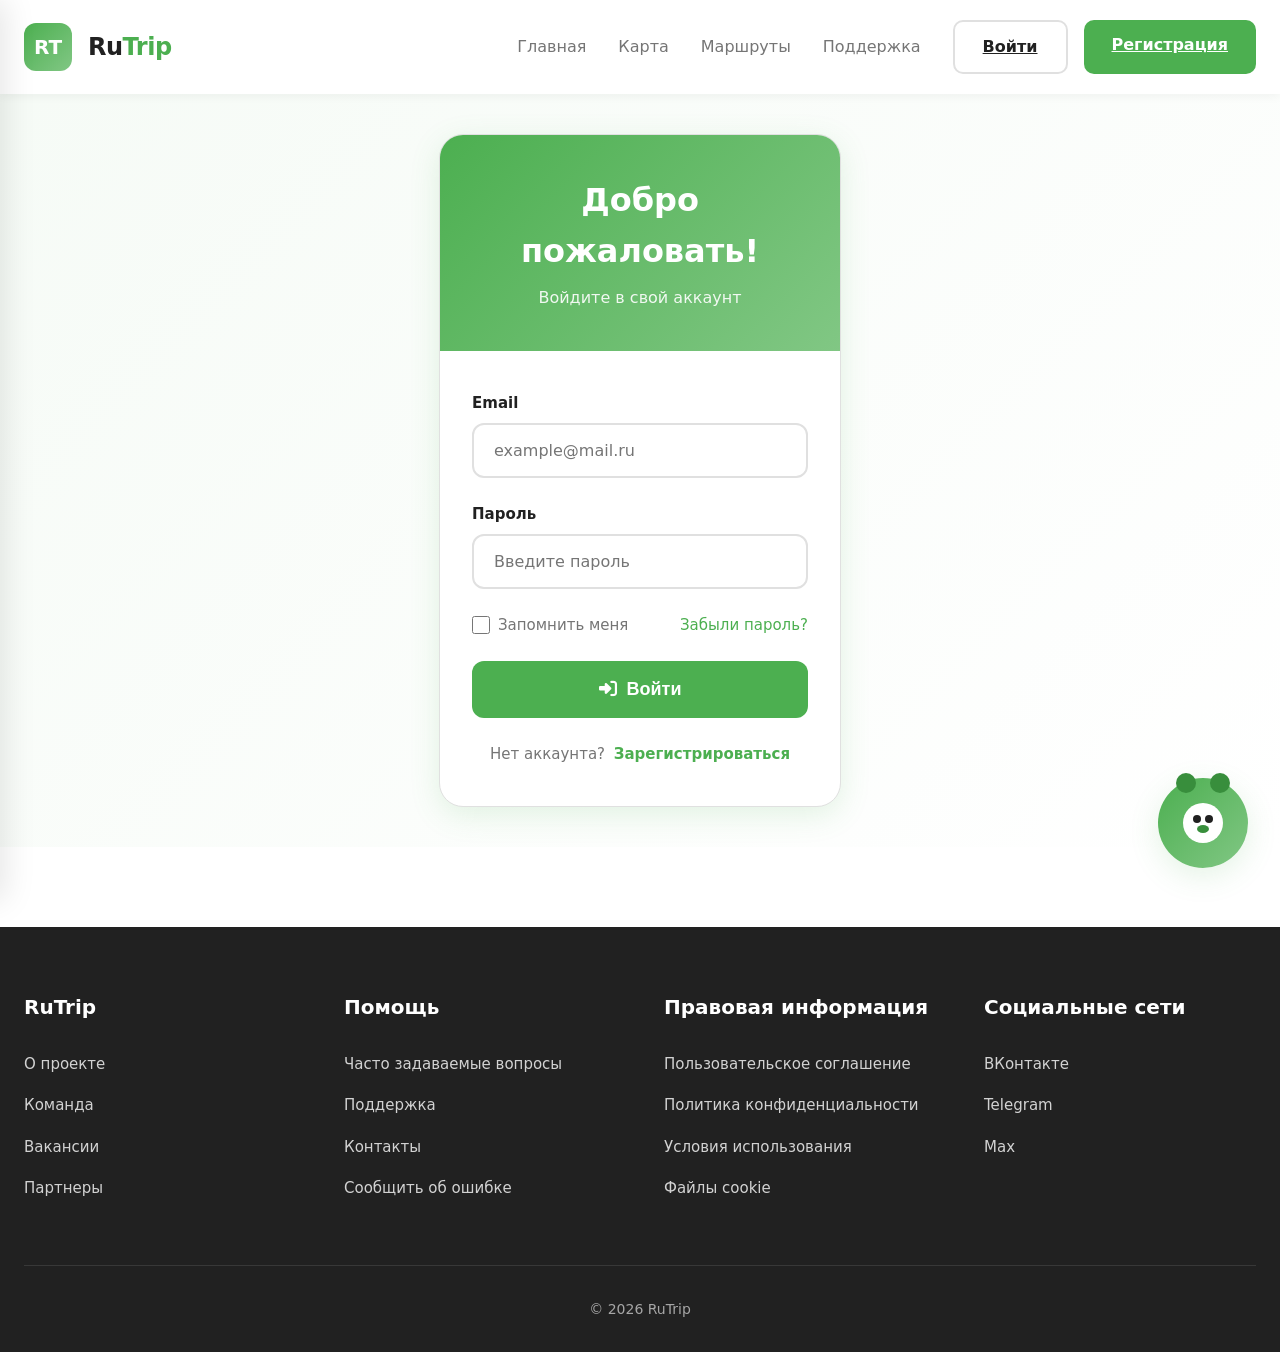
<file: frontend/login.html>
<!DOCTYPE html>
<html lang="ru">
<head>
    <meta charset="UTF-8">
    <meta name="viewport" content="width=device-width, initial-scale=1.0">
    <title>Вход | RuTrip - Путеводитель по России</title>
    <link rel="stylesheet" href="https://cdnjs.cloudflare.com/ajax/libs/font-awesome/6.4.0/css/all.min.css">
    <link rel="stylesheet" href="style.css">
    <style>
        .auth-page {
            min-height: calc(100vh - 200px);
            display: flex;
            align-items: center;
            justify-content: center;
            padding: 40px 0;
            background: linear-gradient(135deg, rgba(76, 175, 80, 0.05) 0%, rgba(255,255,255,1) 100%);
        }
        
        .auth-container {
            max-width: 450px;
            width: 100%;
            margin: 0 auto;
        }
        
        .auth-card {
            background: white;
            border-radius: 24px;
            box-shadow: var(--shadow-hover);
            overflow: hidden;
            border: 1px solid var(--border);
        }
        
        .auth-header {
            background: linear-gradient(135deg, var(--accent), var(--accent-light));
            padding: 40px 32px;
            text-align: center;
            color: white;
        }
        
        .auth-header h1 {
            font-size: 32px;
            font-weight: 700;
            margin-bottom: 8px;
        }
        
        .auth-header p {
            font-size: 16px;
            opacity: 0.9;
        }
        
        .auth-form {
            padding: 40px 32px;
        }
        
        .form-group {
            margin-bottom: 24px;
        }
        
        .form-label {
            display: block;
            font-weight: 600;
            margin-bottom: 8px;
            color: var(--text);
            font-size: 15px;
        }
        
        .form-input {
            width: 100%;
            padding: 16px 20px;
            border: 2px solid var(--border);
            border-radius: 12px;
            font-size: 16px;
            font-family: inherit;
            transition: all 0.3s;
            background-color: white;
        }
        
        .form-input:focus {
            outline: none;
            border-color: var(--accent);
            box-shadow: 0 0 0 3px rgba(76, 175, 80, 0.1);
        }
        
        .form-input.error {
            border-color: #f44336;
        }
        
        .error-message {
            color: #f44336;
            font-size: 14px;
            margin-top: 6px;
            display: none;
        }
        
        .error-message.show {
            display: block;
        }
        
        .remember-forgot {
            display: flex;
            justify-content: space-between;
            align-items: center;
            margin-bottom: 24px;
        }
        
        .remember {
            display: flex;
            align-items: center;
            gap: 8px;
        }
        
        .remember input[type="checkbox"] {
            width: 18px;
            height: 18px;
            accent-color: var(--accent);
            cursor: pointer;
        }
        
        .remember label {
            color: var(--text-secondary);
            font-size: 15px;
            cursor: pointer;
        }
        
        .forgot-link {
            color: var(--accent);
            text-decoration: none;
            font-size: 15px;
            font-weight: 500;
        }
        
        .forgot-link:hover {
            text-decoration: underline;
        }
        
        .auth-button {
            width: 100%;
            padding: 18px;
            background: var(--accent);
            color: white;
            border: none;
            border-radius: 12px;
            font-size: 18px;
            font-weight: 600;
            cursor: pointer;
            transition: all 0.3s;
            margin-bottom: 24px;
            display: flex;
            align-items: center;
            justify-content: center;
            gap: 10px;
        }
        
        .auth-button:hover {
            background: var(--accent-dark);
            transform: translateY(-2px);
            box-shadow: var(--shadow-hover);
        }
        
        .auth-button:disabled {
            opacity: 0.6;
            cursor: not-allowed;
            transform: none;
        }
        
        .auth-divider {
            display: flex;
            align-items: center;
            gap: 16px;
            margin-bottom: 24px;
            color: var(--text-secondary);
        }
        
        .auth-divider::before,
        .auth-divider::after {
            content: '';
            flex: 1;
            height: 1px;
            background-color: var(--border);
        }
        
        .social-auth {
            display: flex;
            gap: 16px;
            margin-bottom: 24px;
        }
        
        .social-button {
            flex: 1;
            padding: 14px;
            background: white;
            border: 2px solid var(--border);
            border-radius: 12px;
            display: flex;
            align-items: center;
            justify-content: center;
            gap: 10px;
            font-weight: 600;
            color: var(--text);
            cursor: pointer;
            transition: all 0.3s;
        }
        
        .social-button:hover {
            border-color: var(--accent);
            background: var(--secondary);
            transform: translateY(-2px);
        }
        
        .social-button i {
            font-size: 20px;
        }
        
        .auth-footer {
            text-align: center;
            color: var(--text-secondary);
            font-size: 15px;
        }
        
        .auth-footer a {
            color: var(--accent);
            text-decoration: none;
            font-weight: 600;
            margin-left: 4px;
        }
        
        .auth-footer a:hover {
            text-decoration: underline;
        }
        
        .mascot-container {
            position: fixed;
            bottom: 32px;
            right: 32px;
            z-index: 999;
        }
        
        .mascot {
            width: 90px;
            height: 90px;
            background: linear-gradient(135deg, var(--accent), var(--accent-light));
            border-radius: 50%;
            display: flex;
            align-items: center;
            justify-content: center;
            position: relative;
            cursor: pointer;
            animation: float 6s ease-in-out infinite;
            box-shadow: var(--shadow-hover);
            transition: transform 0.3s;
        }
        
        .mascot:hover {
            transform: scale(1.1);
        }
        
        @keyframes float {
            0%, 100% { transform: translateY(0px); }
            50% { transform: translateY(-12px); }
        }
        
        .mascot-ear {
            position: absolute;
            width: 20px;
            height: 20px;
            background-color: var(--accent-dark);
            border-radius: 50%;
            top: -5px;
        }
        
        .mascot-ear.left {
            left: 18px;
        }
        
        .mascot-ear.right {
            right: 18px;
        }
        
        .mascot-face {
            width: 40px;
            height: 40px;
            background-color: white;
            border-radius: 50%;
            position: relative;
            overflow: hidden;
        }
        
        .mascot-eye {
            position: absolute;
            width: 8px;
            height: 8px;
            background-color: var(--text);
            border-radius: 50%;
            top: 12px;
        }
        
        .mascot-eye.left {
            left: 10px;
        }
        
        .mascot-eye.right {
            right: 10px;
        }
        
        .mascot-nose {
            position: absolute;
            width: 12px;
            height: 8px;
            background-color: var(--accent-dark);
            border-radius: 50%;
            bottom: 10px;
            left: 50%;
            transform: translateX(-50%);
        }
        
        .notification {
            position: fixed;
            top: 100px;
            right: 20px;
            background: white;
            border-left: 4px solid var(--accent);
            padding: 16px 24px;
            border-radius: 12px;
            box-shadow: var(--shadow-hover);
            z-index: 10000;
            transform: translateX(400px);
            transition: transform 0.3s ease;
        }
        
        .notification.show {
            transform: translateX(0);
        }
        
        .notification.error {
            border-left-color: #f44336;
        }
        
        .notification.success {
            border-left-color: var(--accent);
        }
        
        .notification-message {
            font-weight: 500;
            color: var(--text);
        }
        
        @media (max-width: 576px) {
            .auth-header {
                padding: 32px 24px;
            }
            
            .auth-header h1 {
                font-size: 28px;
            }
            
            .auth-form {
                padding: 32px 24px;
            }
            
            .social-auth {
                flex-direction: column;
            }
            
            .remember-forgot {
                flex-direction: column;
                align-items: flex-start;
                gap: 12px;
            }
        }
    </style>
</head>
<body>
    <header>
        <div class="container header-content">
            <a href="index.html" class="logo">
                <div class="logo-icon">RT</div>
                <div class="logo-text">Ru<span>Trip</span></div>
            </a>
            
            <button class="menu-toggle" id="menuToggle">
                <i class="fas fa-bars"></i>
            </button>
            
            <nav class="nav-main">
                <a href="index.html" class="nav-link">Главная</a>
                <a href="#" class="nav-link">Карта</a>
                <a href="#" class="nav-link">Маршруты</a>
                <a href="#" class="nav-link">Поддержка</a>
                
                <div class="auth-buttons">
                    <a href="login.html" class="btn btn-login">Войти</a>
                    <a href="registr.html" class="btn btn-register">Регистрация</a>
                </div>
            </nav>
        </div>
    </header>

    <div class="sidebar" id="sidebar">
        <div class="sidebar-header">
            <h3>Меню</h3>
            <button class="sidebar-close" id="sidebarClose">
                <i class="fas fa-times"></i>
            </button>
        </div>
        <ul class="sidebar-links">
            <li><a href="index.html"><i class="fas fa-home"></i> Главная</a></li>
            <li><a href="#"><i class="fas fa-map-marked-alt"></i> Моя карта</a></li>
            <li><a href="#"><i class="fas fa-users"></i> Друзья</a></li>
            <li><a href="#"><i class="fas fa-trophy"></i> Рейтинги</a></li>
            <li><a href="#"><i class="fas fa-calendar-alt"></i> События</a></li>
            <li><a href="#"><i class="fas fa-cog"></i> Настройки</a></li>
            <li><a href="#"><i class="fas fa-question-circle"></i> Помощь</a></li>
            <li><a href="#" id="logoutLink" style="display: none;"><i class="fas fa-sign-out-alt"></i> Выйти</a></li>
        </ul>
    </div>
    <div class="overlay" id="overlay"></div>

    <div class="mascot-container">
        <div class="mascot" id="mascot">
            <div class="mascot-ear left"></div>
            <div class="mascot-ear right"></div>
            <div class="mascot-face">
                <div class="mascot-eye left"></div>
                <div class="mascot-eye right"></div>
                <div class="mascot-nose"></div>
            </div>
        </div>
    </div>

    <div class="auth-page">
        <div class="container auth-container">
            <div class="auth-card">
                <div class="auth-header">
                    <h1>Добро пожаловать!</h1>
                    <p>Войдите в свой аккаунт</p>
                </div>
                
                <div class="auth-form">
                    <form id="loginForm">
                        <div class="form-group">
                            <label class="form-label">Email</label>
                            <input type="email" class="form-input" id="email" name="email" placeholder="example@mail.ru" required>
                            <div class="error-message" id="emailError"></div>
                        </div>
                        
                        <div class="form-group">
                            <label class="form-label">Пароль</label>
                            <input type="password" class="form-input" id="password" name="password" placeholder="Введите пароль" required>
                            <div class="error-message" id="passwordError"></div>
                        </div>
                        
                        <div class="remember-forgot">
                            <div class="remember">
                                <input type="checkbox" id="remember" name="remember">
                                <label for="remember">Запомнить меня</label>
                            </div>
                            <a href="#" class="forgot-link" id="forgotPasswordBtn">Забыли пароль?</a>
                        </div>
                        
                        <button type="submit" class="auth-button" id="loginButton">
                            <i class="fas fa-sign-in-alt"></i>
                            Войти
                        </button>
                        

                        
                        <div class="auth-footer">
                            Нет аккаунта?
                            <a href="registr.html">Зарегистрироваться</a>
                        </div>
                    </form>
                </div>
            </div>
        </div>
    </div>

    <footer>
        <div class="container">
            <div class="footer-content">
                <div class="footer-column">
                    <h3>RuTrip</h3>
                    <ul class="footer-links">
                        <li><a href="#">О проекте</a></li>
                        <li><a href="#">Команда</a></li>
                        <li><a href="#">Вакансии</a></li>
                        <li><a href="#">Партнеры</a></li>
                    </ul>
                </div>
                
                <div class="footer-column">
                    <h3>Помощь</h3>
                    <ul class="footer-links">
                        <li><a href="#">Часто задаваемые вопросы</a></li>
                        <li><a href="#">Поддержка</a></li>
                        <li><a href="#">Контакты</a></li>
                        <li><a href="#">Сообщить об ошибке</a></li>
                    </ul>
                </div>
                
                <div class="footer-column">
                    <h3>Правовая информация</h3>
                    <ul class="footer-links">
                        <li><a href="#">Пользовательское соглашение</a></li>
                        <li><a href="#">Политика конфиденциальности</a></li>
                        <li><a href="#">Условия использования</a></li>
                        <li><a href="#">Файлы cookie</a></li>
                    </ul>
                </div>

                <div class="footer-column">
                    <h3>Социальные сети</h3>
                    <ul class="footer-links">
                        <li><a href="#">ВКонтакте</a></li>
                        <li><a href="#">Telegram</a></li>
                        <li><a href="#">Max</a></li>
                    </ul>
                </div>
                        
                
            </div>
            
            <div class="footer-bottom">
                <p>© 2026 RuTrip</p>
            </div>
        </div>
    </footer>

    <script>
        // ========== ТРЕБОВАНИЯ К БЭКЕНДУ ==========
        // 
        // 1. БАЗОВЫЙ URL API:
        const API_BASE_URL = '';
        //
        // 2. ЭНДПОИНТЫ:
        //    POST /auth/login         - вход (email, password, remember)
        //    POST /auth/logout        - выход
        //    POST /auth/refresh       - обновление токена
        //    GET  /auth/me            - получение данных текущего пользователя
        //    POST /auth/forgot-password - восстановление пароля
        //
        // 3. ФОРМАТ ЗАПРОСА НА ВХОД:
        //    {
        //        "email": "user@example.com",
        //        "password": "пароль",
        //        "remember": true
        //    }
        //
        // 4. ФОРМАТ УСПЕШНОГО ОТВЕТА (200 OK):
        //    {
        //        "access_token": "jwt_token_string",
        //        "refresh_token": "refresh_token_string",
        //        "user": {
        //            "id": 1,
        //            "name": "Имя пользователя",
        //            "email": "user@example.com",
        //            "avatar": "url",
        //            "visited_subjects": [12, 45, 78],
        //            "achievements": ["Новичок", "Центральный эксперт"]
        //        }
        //    }
        //
        // 5. КОДЫ ОШИБОК:
        //    401 Unauthorized - неверный email или пароль
        //    400 Bad Request - неверный формат запроса
        //    429 Too Many Requests - слишком много попыток входа
        //    500 Internal Server Error - ошибка сервера
        //
        // 6. ФОРМАТ ЗАПРОСА НА ВОССТАНОВЛЕНИЕ ПАРОЛЯ:
        //    POST /auth/forgot-password
        //    {
        //        "email": "user@example.com"
        //    }
        //
        // 7. ФОРМАТ УСПЕШНОГО ОТВЕТА ВОССТАНОВЛЕНИЯ (200 OK):
        //    {
        //        "message": "Инструкции отправлены на email"
        //    }
        //
        // 8. ТРЕБОВАНИЯ К БЕЗОПАСНОСТИ:
        //    - Использовать JWT токены
        //    - access_token: короткоживущий (15-60 мин)
        //    - refresh_token: долгоживущий (7-30 дней)
        //    - Пароли хранить в зашифрованном виде (bcrypt)
        //    - Настроить CORS для разрешения запросов с фронтенда
        // ============================================

        function showNotification(message, isError = false) {
            const oldNotification = document.querySelector('.notification');
            if (oldNotification) oldNotification.remove();
            
            const notification = document.createElement('div');
            notification.className = `notification ${isError ? 'error' : 'success'}`;
            notification.innerHTML = `
                <div class="notification-message">
                    <i class="fas ${isError ? 'fa-exclamation-triangle' : 'fa-check-circle'}"></i>
                    ${message}
                </div>
            `;
            document.body.appendChild(notification);
            
            setTimeout(() => notification.classList.add('show'), 10);
            
            setTimeout(() => {
                notification.classList.remove('show');
                setTimeout(() => notification.remove(), 300);
            }, 3000);
        }
        
        function saveTokens(accessToken, refreshToken, remember) {
            if (remember) {
                localStorage.setItem('accessToken', accessToken);
                localStorage.setItem('refreshToken', refreshToken);
            } else {
                sessionStorage.setItem('accessToken', accessToken);
                sessionStorage.setItem('refreshToken', refreshToken);
            }
        }
        
        function clearTokens() {
            localStorage.removeItem('accessToken');
            localStorage.removeItem('refreshToken');
            sessionStorage.removeItem('accessToken');
            sessionStorage.removeItem('refreshToken');
            localStorage.removeItem('isAuthenticated');
            localStorage.removeItem('currentUser');
        }
        
        function showFieldError(fieldId, message) {
            const input = document.getElementById(fieldId);
            const errorDiv = document.getElementById(fieldId + 'Error');
            
            if (input) input.classList.add('error');
            if (errorDiv) {
                errorDiv.textContent = message;
                errorDiv.classList.add('show');
            }
        }
        
        function clearFieldErrors() {
            document.querySelectorAll('.error-message').forEach(el => {
                el.classList.remove('show');
                el.textContent = '';
            });
            document.querySelectorAll('.form-input').forEach(el => {
                el.classList.remove('error');
            });
        }
        
        function isValidEmail(email) {
            return /^[^\s@]+@[^\s@]+\.[^\s@]+$/.test(email);
        }
        
        async function loginUser(email, password, remember) {
            try {
                const response = await fetch(`${API_BASE_URL}/api/auth/login`, {
                    method: 'POST',
                    headers: {
                        'Content-Type': 'application/json',
                        'Accept': 'application/json'
                    },
                    body: JSON.stringify({ 
                        email: email.trim(),
                        password: password,
                        remember: remember
                    })
                });
                
                const data = await response.json();
                
                if (!response.ok) {
                    if (response.status === 401) {
                        throw new Error('Неверный email или пароль');
                    } else if (response.status === 400) {
                        throw new Error(data.message || 'Неверный формат запроса');
                    } else if (response.status === 429) {
                        throw new Error('Слишком много попыток. Попробуйте позже');
                    } else {
                        throw new Error(data.message || 'Ошибка сервера. Попробуйте позже');
                    }
                }
                
                saveTokens(data.access_token, data.refresh_token, remember);

                localStorage.setItem('accessToken', data.access_token);
                localStorage.setItem('refreshToken', data.refresh_token);
                localStorage.setItem('userData', JSON.stringify(data.user));

                localStorage.setItem('currentUser', JSON.stringify(data.user));
                localStorage.setItem('isAuthenticated', 'true');
                
                showNotification('Вход выполнен успешно! Перенаправление...');
                
                setTimeout(() => {
                    window.location.href = 'index.html';
                }, 1500);
                
                return { success: true, user: data.user };
                
            } catch (error) {
                showNotification(error.message, true);
                return { success: false, error: error.message };
            }
        }
        
        async function forgotPassword(email) {
            try {
                const response = await fetch(`${API_BASE_URL}/api/auth/forgot-password`, {
                    method: 'POST',
                    headers: {
                        'Content-Type': 'application/json'
                    },
                    body: JSON.stringify({ email: email.trim() })
                });
                
                const data = await response.json();
                
                if (!response.ok) {
                    throw new Error(data.message || 'Ошибка при отправке запроса');
                }
                
                showNotification('Инструкции по восстановлению пароля отправлены на вашу почту');
                return { success: true };
                
            } catch (error) {
                showNotification(error.message, true);
                return { success: false, error: error.message };
            }
        }
        
        const menuToggle = document.getElementById('menuToggle');
        const sidebar = document.getElementById('sidebar');
        const sidebarClose = document.getElementById('sidebarClose');
        const overlay = document.getElementById('overlay');
        
        if (menuToggle) {
            menuToggle.addEventListener('click', () => {
                sidebar.classList.add('active');
                overlay.classList.add('active');
                document.body.style.overflow = 'hidden';
            });
        }
        
        if (sidebarClose) {
            sidebarClose.addEventListener('click', () => {
                sidebar.classList.remove('active');
                overlay.classList.remove('active');
                document.body.style.overflow = '';
            });
        }
        
        if (overlay) {
            overlay.addEventListener('click', () => {
                sidebar.classList.remove('active');
                overlay.classList.remove('active');
                document.body.style.overflow = '';
            });
        }
        
        const mascot = document.getElementById('mascot');
        if (mascot) {
            mascot.addEventListener('click', function() {
                this.style.animation = 'none';
                this.style.transform = 'scale(1.3) rotate(15deg)';
                
                setTimeout(() => {
                    this.style.animation = 'float 6s ease-in-out infinite';
                    this.style.transform = 'scale(1) rotate(0deg)';
                }, 500);
                
                const messages = [
                    "С возвращением!",
                    "Ваша карта путешествий ждет",
                    "Посмотрите, где были ваши друзья",
                    "Есть новые рекомендации для вас"
                ];
                
                const randomMessage = messages[Math.floor(Math.random() * messages.length)];
                showNotification(randomMessage);
            });
        }
        
        const loginForm = document.getElementById('loginForm');
        if (loginForm) {
            loginForm.addEventListener('submit', async function(e) {
                e.preventDefault();
                
                const email = document.getElementById('email').value.trim();
                const password = document.getElementById('password').value;
                const remember = document.getElementById('remember').checked;
                
                clearFieldErrors();
                
                let hasError = false;
                
                if (!email) {
                    showFieldError('email', 'Введите email');
                    hasError = true;
                } else if (!isValidEmail(email)) {
                    showFieldError('email', 'Введите корректный email');
                    hasError = true;
                }
                
                if (!password) {
                    showFieldError('password', 'Введите пароль');
                    hasError = true;
                }
                
                if (hasError) return;
                
                const button = document.getElementById('loginButton');
                const originalText = button.innerHTML;
                button.innerHTML = '<i class="fas fa-spinner fa-spin"></i> Вход...';
                button.disabled = true;
                
                const result = await loginUser(email, password, remember);
                
                if (!result.success) {
                    button.innerHTML = originalText;
                    button.disabled = false;
                }
            });
        }
        
        const forgotBtn = document.getElementById('forgotPasswordBtn');
        if (forgotBtn) {
            forgotBtn.addEventListener('click', async function(e) {
                e.preventDefault();
                
                const email = document.getElementById('email').value.trim();
                
                if (!email) {
                    showNotification('Введите email для восстановления пароля', true);
                    return;
                }
                
                if (!isValidEmail(email)) {
                    showNotification('Введите корректный email', true);
                    return;
                }
                
                const button = document.getElementById('loginButton');
                const originalText = button.innerHTML;
                button.innerHTML = '<i class="fas fa-spinner fa-spin"></i> Отправка...';
                button.disabled = true;
                
                await forgotPassword(email);
                
                button.innerHTML = originalText;
                button.disabled = false;
            });
        }
        
        const vkBtn = document.getElementById('vkLoginBtn');
        const telegramBtn = document.getElementById('telegramLoginBtn');
        const yandexBtn = document.getElementById('yandexLoginBtn');
        
        if (vkBtn) {
            vkBtn.addEventListener('click', () => {
                window.location.href = `${API_BASE_URL}/auth/vk/login`;
            });
        }
        
        if (telegramBtn) {
            telegramBtn.addEventListener('click', () => {
                window.location.href = `${API_BASE_URL}/auth/telegram/login`;
            });
        }
        
        if (yandexBtn) {
            yandexBtn.addEventListener('click', () => {
                window.location.href = `${API_BASE_URL}/auth/yandex/login`;
            });
        }
        
        function checkAuth() {
            const isAuth = localStorage.getItem('isAuthenticated') === 'true';
            const logoutLink = document.getElementById('logoutLink');
            
            if (isAuth && logoutLink) {
                logoutLink.style.display = 'block';
            }
        }
        
        checkAuth();
        
        const logoutLink = document.getElementById('logoutLink');
        if (logoutLink) {
            logoutLink.addEventListener('click', async function(e) {
                e.preventDefault();
                
                const token = localStorage.getItem('accessToken') || sessionStorage.getItem('accessToken');
                
                try {
                    await fetch(`${API_BASE_URL}/auth/logout`, {
                        method: 'POST',
                        headers: {
                            'Authorization': `Bearer ${token}`,
                            'Content-Type': 'application/json'
                        }
                    });
                } catch (error) {
                    console.error('Logout error:', error);
                }
                
                clearTokens();
                window.location.reload();
            });
        }
    </script>
</body>
</html>
</file>
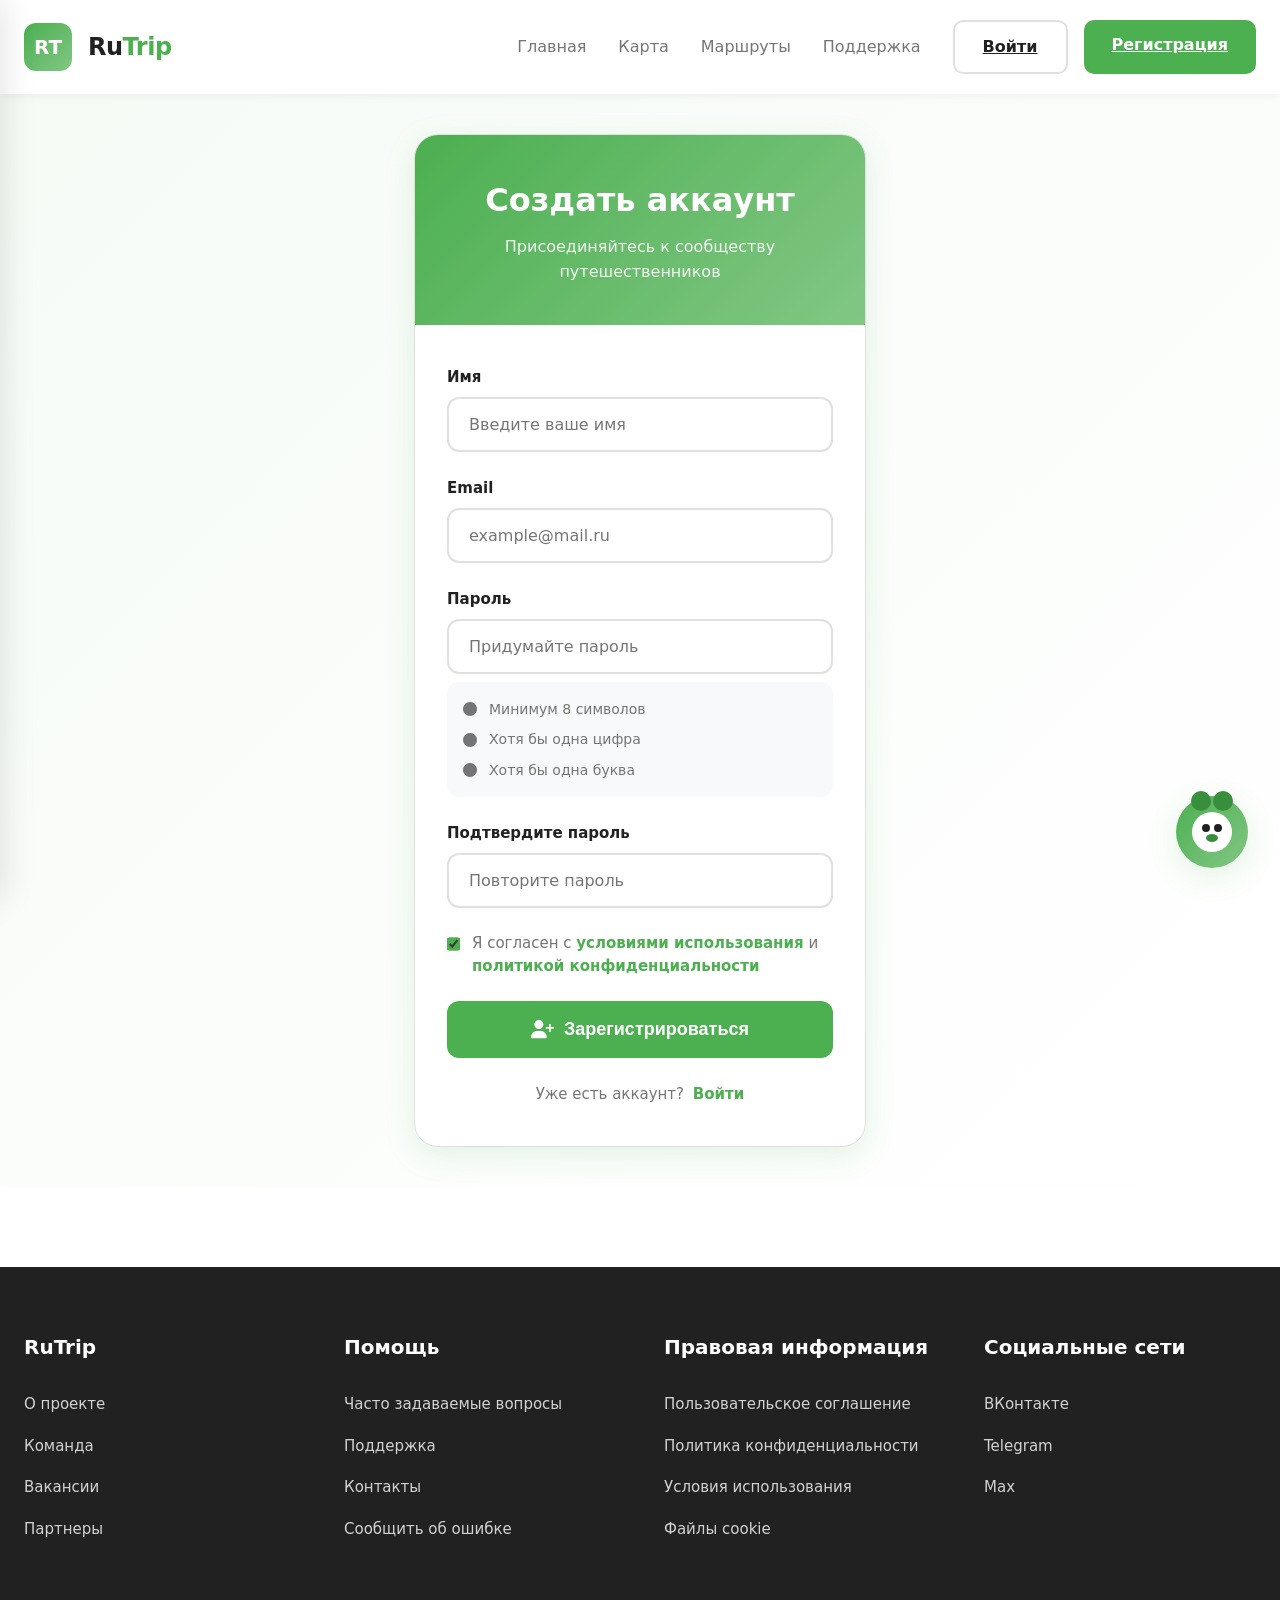
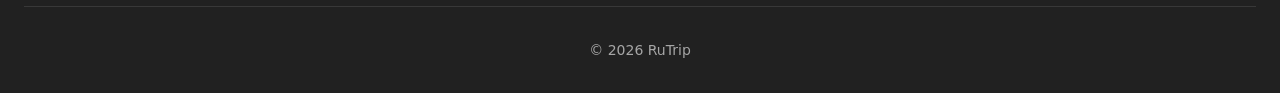
<file: frontend/registr.html>
<!DOCTYPE html>
<html lang="ru">
<head>
    <meta charset="UTF-8">
    <meta name="viewport" content="width=device-width, initial-scale=1.0">
    <title>Регистрация | RuTrip - Путеводитель по России</title>
    <link rel="stylesheet" href="https://cdnjs.cloudflare.com/ajax/libs/font-awesome/6.4.0/css/all.min.css">
    <link rel="stylesheet" href="style.css">
    <style>
        /* Стили остаются без изменений */
        .auth-page {
            min-height: calc(100vh - 200px);
            display: flex;
            align-items: center;
            justify-content: center;
            padding: 40px 0;
            background: linear-gradient(135deg, rgba(76, 175, 80, 0.05) 0%, rgba(255,255,255,1) 100%);
        }
        
        .auth-container {
            max-width: 500px;
            width: 100%;
            margin: 0 auto;
        }
        
        .auth-card {
            background: white;
            border-radius: 24px;
            box-shadow: var(--shadow-hover);
            overflow: hidden;
            border: 1px solid var(--border);
        }
        
        .auth-header {
            background: linear-gradient(135deg, var(--accent), var(--accent-light));
            padding: 40px 32px;
            text-align: center;
            color: white;
        }
        
        .auth-header h1 {
            font-size: 32px;
            font-weight: 700;
            margin-bottom: 8px;
        }
        
        .auth-header p {
            font-size: 16px;
            opacity: 0.9;
        }
        
        .auth-form {
            padding: 40px 32px;
        }
        
        .form-group {
            margin-bottom: 24px;
        }
        
        .form-label {
            display: block;
            font-weight: 600;
            margin-bottom: 8px;
            color: var(--text);
            font-size: 15px;
        }
        
        .form-input {
            width: 100%;
            padding: 16px 20px;
            border: 2px solid var(--border);
            border-radius: 12px;
            font-size: 16px;
            font-family: inherit;
            transition: all 0.3s;
            background-color: white;
        }
        
        .form-input:focus {
            outline: none;
            border-color: var(--accent);
            box-shadow: 0 0 0 3px rgba(76, 175, 80, 0.1);
        }
        
        .form-input.error {
            border-color: #f44336;
        }
        
        .error-message {
            color: #f44336;
            font-size: 14px;
            margin-top: 6px;
            display: none;
        }
        
        .error-message.show {
            display: block;
        }
        
        .password-requirements {
            background-color: var(--secondary);
            border-radius: 12px;
            padding: 16px;
            margin-top: 8px;
            font-size: 14px;
        }
        
        .requirement {
            display: flex;
            align-items: center;
            gap: 8px;
            margin-bottom: 8px;
            color: var(--text-secondary);
        }
        
        .requirement:last-child {
            margin-bottom: 0;
        }
        
        .requirement i {
            width: 18px;
            font-size: 14px;
        }
        
        .requirement.valid {
            color: var(--accent);
        }
        
        .requirement.valid i {
            color: var(--accent);
        }
        
        .checkbox-group {
            display: flex;
            align-items: flex-start;
            gap: 12px;
            margin-bottom: 24px;
        }
        
        .checkbox-group input[type="checkbox"] {
            width: 20px;
            height: 20px;
            margin-top: 2px;
            accent-color: var(--accent);
            cursor: pointer;
        }
        
        .checkbox-group label {
            font-size: 15px;
            color: var(--text-secondary);
            line-height: 1.5;
            cursor: pointer;
        }
        
        .checkbox-group a {
            color: var(--accent);
            text-decoration: none;
            font-weight: 600;
        }
        
        .checkbox-group a:hover {
            text-decoration: underline;
        }
        
        .auth-button {
            width: 100%;
            padding: 18px;
            background: var(--accent);
            color: white;
            border: none;
            border-radius: 12px;
            font-size: 18px;
            font-weight: 600;
            cursor: pointer;
            transition: all 0.3s;
            margin-bottom: 24px;
            display: flex;
            align-items: center;
            justify-content: center;
            gap: 10px;
        }
        
        .auth-button:hover {
            background: var(--accent-dark);
            transform: translateY(-2px);
            box-shadow: var(--shadow-hover);
        }
        
        .auth-button:disabled {
            opacity: 0.6;
            cursor: not-allowed;
            transform: none;
        }
        
        .auth-divider {
            display: flex;
            align-items: center;
            gap: 16px;
            margin-bottom: 24px;
            color: var(--text-secondary);
        }
        
        .auth-divider::before,
        .auth-divider::after {
            content: '';
            flex: 1;
            height: 1px;
            background-color: var(--border);
        }
        
        .social-auth {
            display: flex;
            gap: 16px;
            margin-bottom: 24px;
        }
        
        .social-button {
            flex: 1;
            padding: 14px;
            background: white;
            border: 2px solid var(--border);
            border-radius: 12px;
            display: flex;
            align-items: center;
            justify-content: center;
            gap: 10px;
            font-weight: 600;
            color: var(--text);
            cursor: pointer;
            transition: all 0.3s;
        }
        
        .social-button:hover {
            border-color: var(--accent);
            background: var(--secondary);
            transform: translateY(-2px);
        }
        
        .social-button i {
            font-size: 20px;
        }
        
        .auth-footer {
            text-align: center;
            color: var(--text-secondary);
            font-size: 15px;
        }
        
        .auth-footer a {
            color: var(--accent);
            text-decoration: none;
            font-weight: 600;
            margin-left: 4px;
        }
        
        .auth-footer a:hover {
            text-decoration: underline;
        }
        
        .mascot-container {
            position: fixed;
            bottom: 32px;
            right: 32px;
            z-index: 999;
        }
        
        .mascot {
            width: 72px;
            height: 72px;
            background: linear-gradient(135deg, var(--accent), var(--accent-light));
            border-radius: 50%;
            display: flex;
            align-items: center;
            justify-content: center;
            position: relative;
            cursor: pointer;
            animation: float 6s ease-in-out infinite;
            box-shadow: var(--shadow-hover);
            transition: transform 0.3s;
        }
        
        .mascot:hover {
            transform: scale(1.1);
        }
        
        @keyframes float {
            0%, 100% { transform: translateY(0px); }
            50% { transform: translateY(-12px); }
        }
        
        .mascot-ear {
            position: absolute;
            width: 20px;
            height: 20px;
            background-color: var(--accent-dark);
            border-radius: 50%;
            top: -5px;
        }
        
        .mascot-ear.left {
            left: 15px;
        }
        
        .mascot-ear.right {
            right: 15px;
        }
        
        .mascot-face {
            width: 40px;
            height: 40px;
            background-color: white;
            border-radius: 50%;
            position: relative;
            overflow: hidden;
        }
        
        .mascot-eye {
            position: absolute;
            width: 8px;
            height: 8px;
            background-color: var(--text);
            border-radius: 50%;
            top: 12px;
        }
        
        .mascot-eye.left {
            left: 10px;
        }
        
        .mascot-eye.right {
            right: 10px;
        }
        
        .mascot-nose {
            position: absolute;
            width: 12px;
            height: 8px;
            background-color: var(--accent-dark);
            border-radius: 50%;
            bottom: 10px;
            left: 50%;
            transform: translateX(-50%);
        }
        
        .notification {
            position: fixed;
            top: 100px;
            right: 20px;
            background: white;
            border-left: 4px solid var(--accent);
            padding: 16px 24px;
            border-radius: 12px;
            box-shadow: var(--shadow-hover);
            z-index: 10000;
            transform: translateX(400px);
            transition: transform 0.3s ease;
        }
        
        .notification.show {
            transform: translateX(0);
        }
        
        .notification.error {
            border-left-color: #f44336;
        }
        
        .notification.success {
            border-left-color: var(--accent);
        }
        
        .notification-message {
            font-weight: 500;
            color: var(--text);
        }
        
        @media (max-width: 576px) {
            .auth-header {
                padding: 32px 24px;
            }
            
            .auth-header h1 {
                font-size: 28px;
            }
            
            .auth-form {
                padding: 32px 24px;
            }
            
            .social-auth {
                flex-direction: column;
            }
        }
    </style>
</head>
<body>
    <header>
        <div class="container header-content">
            <a href="index.html" class="logo">
                <div class="logo-icon">RT</div>
                <div class="logo-text">Ru<span>Trip</span></div>
            </a>
            
            <button class="menu-toggle" id="menuToggle">
                <i class="fas fa-bars"></i>
            </button>
            
            <nav class="nav-main">
                <a href="index.html" class="nav-link">Главная</a>
                <a href="#" class="nav-link">Карта</a>
                <a href="#" class="nav-link">Маршруты</a>
                <a href="#" class="nav-link">Поддержка</a>
                
                <div class="auth-buttons">
                    <a href="login.html" class="btn btn-login">Войти</a>
                    <a href="registr.html" class="btn btn-register">Регистрация</a>
                </div>
            </nav>
        </div>
    </header>

    <div class="sidebar" id="sidebar">
        <div class="sidebar-header">
            <h3>Меню</h3>
            <button class="sidebar-close" id="sidebarClose">
                <i class="fas fa-times"></i>
            </button>
        </div>
        <ul class="sidebar-links">
            <li><a href="index.html"><i class="fas fa-home"></i> Главная</a></li>
            <li><a href="#"><i class="fas fa-map-marked-alt"></i> Моя карта</a></li>
            <li><a href="#"><i class="fas fa-users"></i> Друзья</a></li>
            <li><a href="#"><i class="fas fa-trophy"></i> Рейтинги</a></li>
            <li><a href="#"><i class="fas fa-calendar-alt"></i> События</a></li>
            <li><a href="#"><i class="fas fa-cog"></i> Настройки</a></li>
            <li><a href="#"><i class="fas fa-question-circle"></i> Помощь</a></li>
            <li><a href="#" id="logoutLink" style="display: none;"><i class="fas fa-sign-out-alt"></i> Выйти</a></li>
        </ul>
    </div>
    <div class="overlay" id="overlay"></div>

    <div class="mascot-container">
        <div class="mascot" id="mascot">
            <div class="mascot-ear left"></div>
            <div class="mascot-ear right"></div>
            <div class="mascot-face">
                <div class="mascot-eye left"></div>
                <div class="mascot-eye right"></div>
                <div class="mascot-nose"></div>
            </div>
        </div>
    </div>

    <div class="auth-page">
        <div class="container auth-container">
            <div class="auth-card">
                <div class="auth-header">
                    <h1>Создать аккаунт</h1>
                    <p>Присоединяйтесь к сообществу путешественников</p>
                </div>
                
                <div class="auth-form">
                    <form id="registerForm">
                        <div class="form-group">
                            <label class="form-label">Имя</label>
                            <input type="text" class="form-input" id="name" name="name" placeholder="Введите ваше имя" required>
                            <div class="error-message" id="nameError"></div>
                        </div>
                        
                        <div class="form-group">
                            <label class="form-label">Email</label>
                            <input type="email" class="form-input" id="email" name="email" placeholder="example@mail.ru" required>
                            <div class="error-message" id="emailError"></div>
                        </div>
                        
                        <div class="form-group">
                            <label class="form-label">Пароль</label>
                            <input type="password" class="form-input" id="password" name="password" placeholder="Придумайте пароль" required>
                            <div class="password-requirements">
                                <div class="requirement" id="reqLength">
                                    <i class="fas fa-circle"></i>
                                    <span>Минимум 8 символов</span>
                                </div>
                                <div class="requirement" id="reqNumber">
                                    <i class="fas fa-circle"></i>
                                    <span>Хотя бы одна цифра</span>
                                </div>
                                <div class="requirement" id="reqLetter">
                                    <i class="fas fa-circle"></i>
                                    <span>Хотя бы одна буква</span>
                                </div>
                            </div>
                            <div class="error-message" id="passwordError"></div>
                        </div>
                        
                        <div class="form-group">
                            <label class="form-label">Подтвердите пароль</label>
                            <input type="password" class="form-input" id="confirmPassword" name="confirm_password" placeholder="Повторите пароль" required>
                            <div class="error-message" id="confirmError"></div>
                        </div>
                        
                        <div class="checkbox-group">
                            <input type="checkbox" id="agree" name="agree" checked>
                            <label for="agree">
                                Я согласен с <a href="#" id="termsLink">условиями использования</a> 
                                и <a href="#" id="privacyLink">политикой конфиденциальности</a>
                            </label>
                        </div>
                        
                        <button type="submit" class="auth-button" id="registerButton">
                            <i class="fas fa-user-plus"></i>
                            Зарегистрироваться
                        </button>
                        
                        
                        <div class="auth-footer">
                            Уже есть аккаунт?
                            <a href="login.html">Войти</a>
                        </div>
                    </form>
                </div>
            </div>
        </div>
    </div>

    <footer>
        <div class="container">
            <div class="footer-content">
                <div class="footer-column">
                    <h3>RuTrip</h3>
                    <ul class="footer-links">
                        <li><a href="#">О проекте</a></li>
                        <li><a href="#">Команда</a></li>
                        <li><a href="#">Вакансии</a></li>
                        <li><a href="#">Партнеры</a></li>
                    </ul>
                </div>
                
                <div class="footer-column">
                    <h3>Помощь</h3>
                    <ul class="footer-links">
                        <li><a href="#">Часто задаваемые вопросы</a></li>
                        <li><a href="#">Поддержка</a></li>
                        <li><a href="#">Контакты</a></li>
                        <li><a href="#">Сообщить об ошибке</a></li>
                    </ul>
                </div>
                
                <div class="footer-column">
                    <h3>Правовая информация</h3>
                    <ul class="footer-links">
                        <li><a href="#">Пользовательское соглашение</a></li>
                        <li><a href="#">Политика конфиденциальности</a></li>
                        <li><a href="#">Условия использования</a></li>
                        <li><a href="#">Файлы cookie</a></li>
                    </ul>
                </div>
                
                <div class="footer-column">
                    <h3>Социальные сети</h3>
                    <ul class="footer-links">
                        <li><a href="#">ВКонтакте</a></li>
                        <li><a href="#">Telegram</a></li>
                        <li><a href="#">Max</a></li>
                    </ul>
                </div>
            </div>
            
            <div class="footer-bottom">
                <p>© 2026 RuTrip</p>
            </div>
        </div>
    </footer>

    <script>
        // ========== ТРЕБОВАНИЯ К БЭКЕНДУ ==========
        // 
        // 1. БАЗОВЫЙ URL API :
        const API_BASE_URL = '';
        //
        // 2. ЭНДПОИНТЫ:
        //    POST /register - регистрация        да
        //    POST /login - вход                  да
        //    POST /verify-email - подтверждение email  да
        //    POST /resend-verification - повторная отправка кода нет
        //    GET|POST /vk/register - регистрация через VK         есть
        //    GET|POST /telegram/register - регистрация через Telegram
        //    GET|POST /yandex/register - регистрация через Yandex
        //
        // 3. ФОРМАТ ЗАПРОСА НА РЕГИСТРАЦИЮ:
        //    {
        //        "name": "Имя пользователя",
        //        "email": "user@example.com",
        //        "password": "пароль"
        //    }
        //
        // 4. ФОРМАТ УСПЕШНОГО ОТВЕТА (201 Created):
        //    {
        //        "message": "Регистрация успешна. Подтвердите email",
        //        "user_id": 123,
        //        "requires_verification": true
        //    }
        //
        // 5. КОДЫ ОШИБОК:
        //    409 Conflict - email уже существует
        //    400 Bad Request - неверный формат данных
        //    500 Internal Server Error - ошибка сервера
        //
        // 6. ТРЕБОВАНИЯ К ПАРОЛЮ НА БЭКЕНДЕ:
        //    - Минимум 8 символов
        //    - Хотя бы одна цифра
        //    - Хотя бы одна буква
        //
        // 7. НЕОБХОДИМО:
        //    - Настроить CORS для разрешения запросов с фронтенда
        //    - Реализовать отправку email с подтверждением регистрации
        //    - Хранить пароли в зашифрованном виде (bcrypt и т.д.)
        // ============================================

        function showNotification(message, isError = false) {
            const oldNotification = document.querySelector('.notification');
            if (oldNotification) oldNotification.remove();
            
            const notification = document.createElement('div');
            notification.className = `notification ${isError ? 'error' : 'success'}`;
            notification.innerHTML = `
                <div class="notification-message">
                    <i class="fas ${isError ? 'fa-exclamation-triangle' : 'fa-check-circle'}"></i>
                    ${message}
                </div>
            `;
            document.body.appendChild(notification);
            
            setTimeout(() => notification.classList.add('show'), 10);
            
            setTimeout(() => {
                notification.classList.remove('show');
                setTimeout(() => notification.remove(), 300);
            }, 5000);
        }
        
        function showFieldError(fieldId, message) {
            const input = document.getElementById(fieldId);
            const errorDiv = document.getElementById(fieldId + 'Error');
            
            if (input) input.classList.add('error');
            if (errorDiv) {
                errorDiv.textContent = message;
                errorDiv.classList.add('show');
            }
        }
        
        function clearFieldErrors() {
            document.querySelectorAll('.error-message').forEach(el => {
                el.classList.remove('show');
                el.textContent = '';
            });
            document.querySelectorAll('.form-input').forEach(el => {
                el.classList.remove('error');
            });
        }
        
        function isValidEmail(email) {
            return /^[^\s@]+@[^\s@]+\.[^\s@]+$/.test(email);
        }
        
        async function registerUser(name, email, password) {
            try {
                const response = await fetch(`${API_BASE_URL}/api/auth/register`, {
                    method: 'POST',
                    headers: {
                        'Content-Type': 'application/json',
                        'Accept': 'application/json'
                    },
                    body: JSON.stringify({ 
                        name: name.trim(),
                        email: email.trim(),
                        password: password
                    })
                });
                
                const data = await response.json();
                
                if (!response.ok) {
                    if (response.status === 409) {
                        throw new Error('Пользователь с таким email уже существует');
                    } else if (response.status === 400) {
                        throw new Error(data.message || 'Неверный формат данных');
                    } else {
                        throw new Error(data.message || 'Ошибка сервера. Попробуйте позже');
                    }
                }
                
                showNotification(data.message || 'Регистрация успешна! Проверьте вашу почту для подтверждения');
                
                if (data.requires_verification) {
                    showNotification('Письмо с подтверждением отправлено на ваш email', false);
                }
                
                return { success: true, userId: data.user_id };
                
            } catch (error) {
                showNotification(error.message, true);
                return { success: false, error: error.message };
            }
        }
        
        const passwordInput = document.getElementById('password');
        const confirmInput = document.getElementById('confirmPassword');
        const reqLength = document.getElementById('reqLength');
        const reqNumber = document.getElementById('reqNumber');
        const reqLetter = document.getElementById('reqLetter');
        
        function validatePasswordStrength() {
            const pass = passwordInput?.value || '';
            
            if (pass.length >= 8) {
                reqLength?.classList.add('valid');
                if (reqLength) reqLength.querySelector('i').className = 'fas fa-check-circle';
            } else {
                reqLength?.classList.remove('valid');
                if (reqLength) reqLength.querySelector('i').className = 'fas fa-circle';
            }
            
            if (/\d/.test(pass)) {
                reqNumber?.classList.add('valid');
                if (reqNumber) reqNumber.querySelector('i').className = 'fas fa-check-circle';
            } else {
                reqNumber?.classList.remove('valid');
                if (reqNumber) reqNumber.querySelector('i').className = 'fas fa-circle';
            }
            
            if (/[a-zA-Zа-яА-Я]/.test(pass)) {
                reqLetter?.classList.add('valid');
                if (reqLetter) reqLetter.querySelector('i').className = 'fas fa-check-circle';
            } else {
                reqLetter?.classList.remove('valid');
                if (reqLetter) reqLetter.querySelector('i').className = 'fas fa-circle';
            }
        }
        
        if (passwordInput) {
            passwordInput.addEventListener('input', validatePasswordStrength);
        }
        
        const menuToggle = document.getElementById('menuToggle');
        const sidebar = document.getElementById('sidebar');
        const sidebarClose = document.getElementById('sidebarClose');
        const overlay = document.getElementById('overlay');
        
        if (menuToggle) {
            menuToggle.addEventListener('click', () => {
                sidebar.classList.add('active');
                overlay.classList.add('active');
                document.body.style.overflow = 'hidden';
            });
        }
        
        if (sidebarClose) {
            sidebarClose.addEventListener('click', () => {
                sidebar.classList.remove('active');
                overlay.classList.remove('active');
                document.body.style.overflow = '';
            });
        }
        
        if (overlay) {
            overlay.addEventListener('click', () => {
                sidebar.classList.remove('active');
                overlay.classList.remove('active');
                document.body.style.overflow = '';
            });
        }
        
        const mascot = document.getElementById('mascot');
        if (mascot) {
            mascot.addEventListener('click', function() {
                this.style.animation = 'none';
                this.style.transform = 'scale(1.3) rotate(15deg)';
                
                setTimeout(() => {
                    this.style.animation = 'float 6s ease-in-out infinite';
                    this.style.transform = 'scale(1) rotate(0deg)';
                }, 500);
                
                const messages = [
                    "Создайте аккаунт и отмечайте посещенные места!",
                    "С друзьями путешествовать интереснее!",
                    "После регистрации откроется личная карта",
                    "Миша поможет выбрать маршрут!"
                ];
                
                const randomMessage = messages[Math.floor(Math.random() * messages.length)];
                showNotification(randomMessage);
            });
        }
        
        const registerForm = document.getElementById('registerForm');
        if (registerForm) {
            registerForm.addEventListener('submit', async function(e) {
                e.preventDefault();
                
                const name = document.getElementById('name').value.trim();
                const email = document.getElementById('email').value.trim();
                const password = passwordInput?.value || '';
                const confirm = confirmInput?.value || '';
                const agree = document.getElementById('agree')?.checked || false;
                
                clearFieldErrors();
                
                let hasError = false;
                
                if (!name) {
                    showFieldError('name', 'Введите имя');
                    hasError = true;
                } else if (name.length < 2) {
                    showFieldError('name', 'Имя должно содержать минимум 2 символа');
                    hasError = true;
                } else if (name.length > 50) {
                    showFieldError('name', 'Имя не должно превышать 50 символов');
                    hasError = true;
                }
                
                if (!email) {
                    showFieldError('email', 'Введите email');
                    hasError = true;
                } else if (!isValidEmail(email)) {
                    showFieldError('email', 'Введите корректный email');
                    hasError = true;
                }
                
                if (!password) {
                    showFieldError('password', 'Введите пароль');
                    hasError = true;
                } else if (password.length < 8) {
                    showFieldError('password', 'Пароль должен содержать минимум 8 символов');
                    hasError = true;
                } else if (!/\d/.test(password)) {
                    showFieldError('password', 'Пароль должен содержать хотя бы одну цифру');
                    hasError = true;
                } else if (!/[a-zA-Zа-яА-Я]/.test(password)) {
                    showFieldError('password', 'Пароль должен содержать хотя бы одну букву');
                    hasError = true;
                }
                
                if (!confirm) {
                    showFieldError('confirm', 'Подтвердите пароль');
                    hasError = true;
                } else if (password !== confirm) {
                    showFieldError('confirm', 'Пароли не совпадают');
                    hasError = true;
                }
                
                if (!agree) {
                    showNotification('Необходимо согласиться с условиями использования', true);
                    hasError = true;
                }
                
                if (hasError) return;
                
                const button = document.getElementById('registerButton');
                const originalText = button.innerHTML;
                button.innerHTML = '<i class="fas fa-spinner fa-spin"></i> Создание аккаунта...';
                button.disabled = true;
                
                const result = await registerUser(name, email, password);
                
                if (result.success) {
                    setTimeout(() => {
                        window.location.href = 'login.html';
                    }, 3000);
                } else {
                    button.innerHTML = originalText;
                    button.disabled = false;
                }
            });
        }
        
        const vkRegisterBtn = document.getElementById('vkRegisterBtn');
        const telegramRegisterBtn = document.getElementById('telegramRegisterBtn');
        const yandexRegisterBtn = document.getElementById('yandexRegisterBtn');
        
        if (vkRegisterBtn) {
            vkRegisterBtn.addEventListener('click', () => {
                window.location.href = `${API_BASE_URL}/auth/vk/register`;
            });
        }
        
        if (telegramRegisterBtn) {
            telegramRegisterBtn.addEventListener('click', () => {
                window.location.href = `${API_BASE_URL}/auth/telegram/register`;
            });
        }
        
        if (yandexRegisterBtn) {
            yandexRegisterBtn.addEventListener('click', () => {
                window.location.href = `${API_BASE_URL}/auth/yandex/register`;
            });
        }
        
        const termsLink = document.getElementById('termsLink');
        const privacyLink = document.getElementById('privacyLink');
        
        if (termsLink) {
            termsLink.addEventListener('click', (e) => {
                e.preventDefault();
                window.open('terms.html', '_blank');
            });
        }
        
        if (privacyLink) {
            privacyLink.addEventListener('click', (e) => {
                e.preventDefault();
                window.open('privacy.html', '_blank');
            });
        }
    </script>
</body>
</html>
</file>
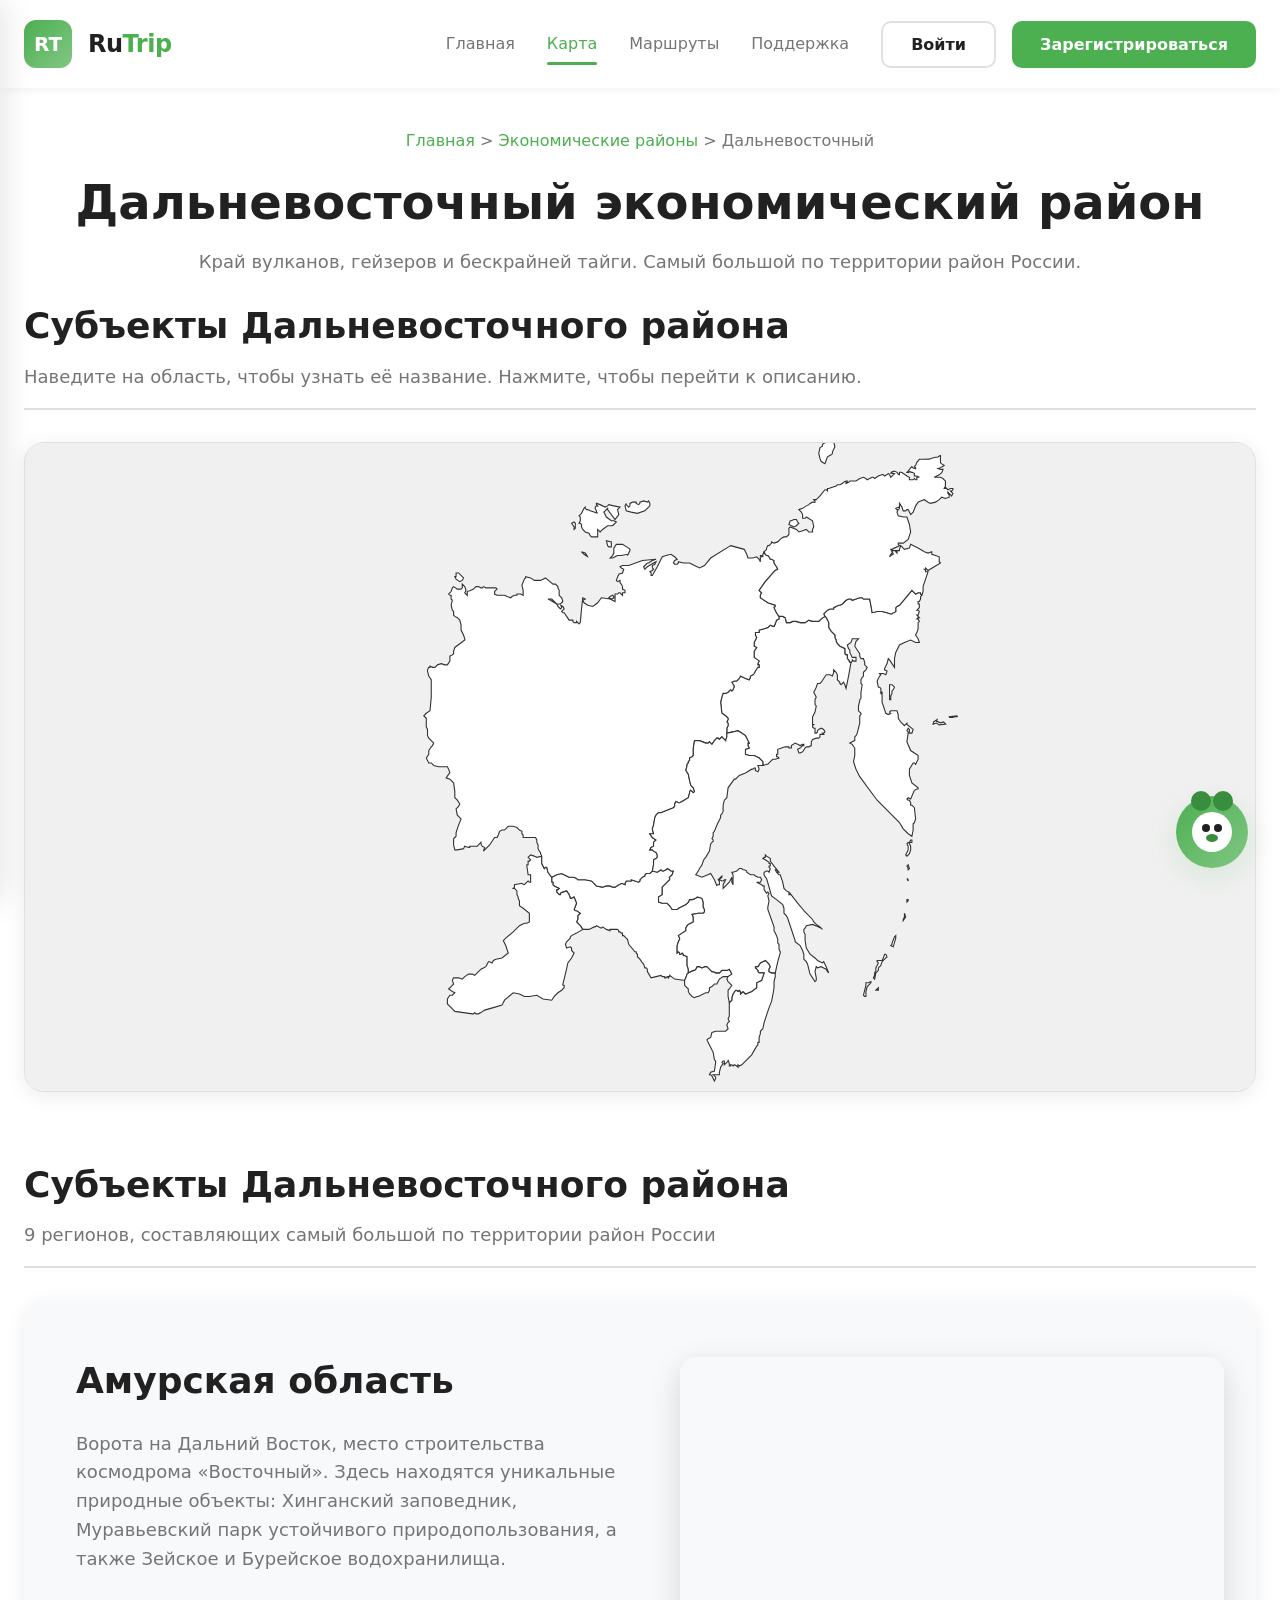
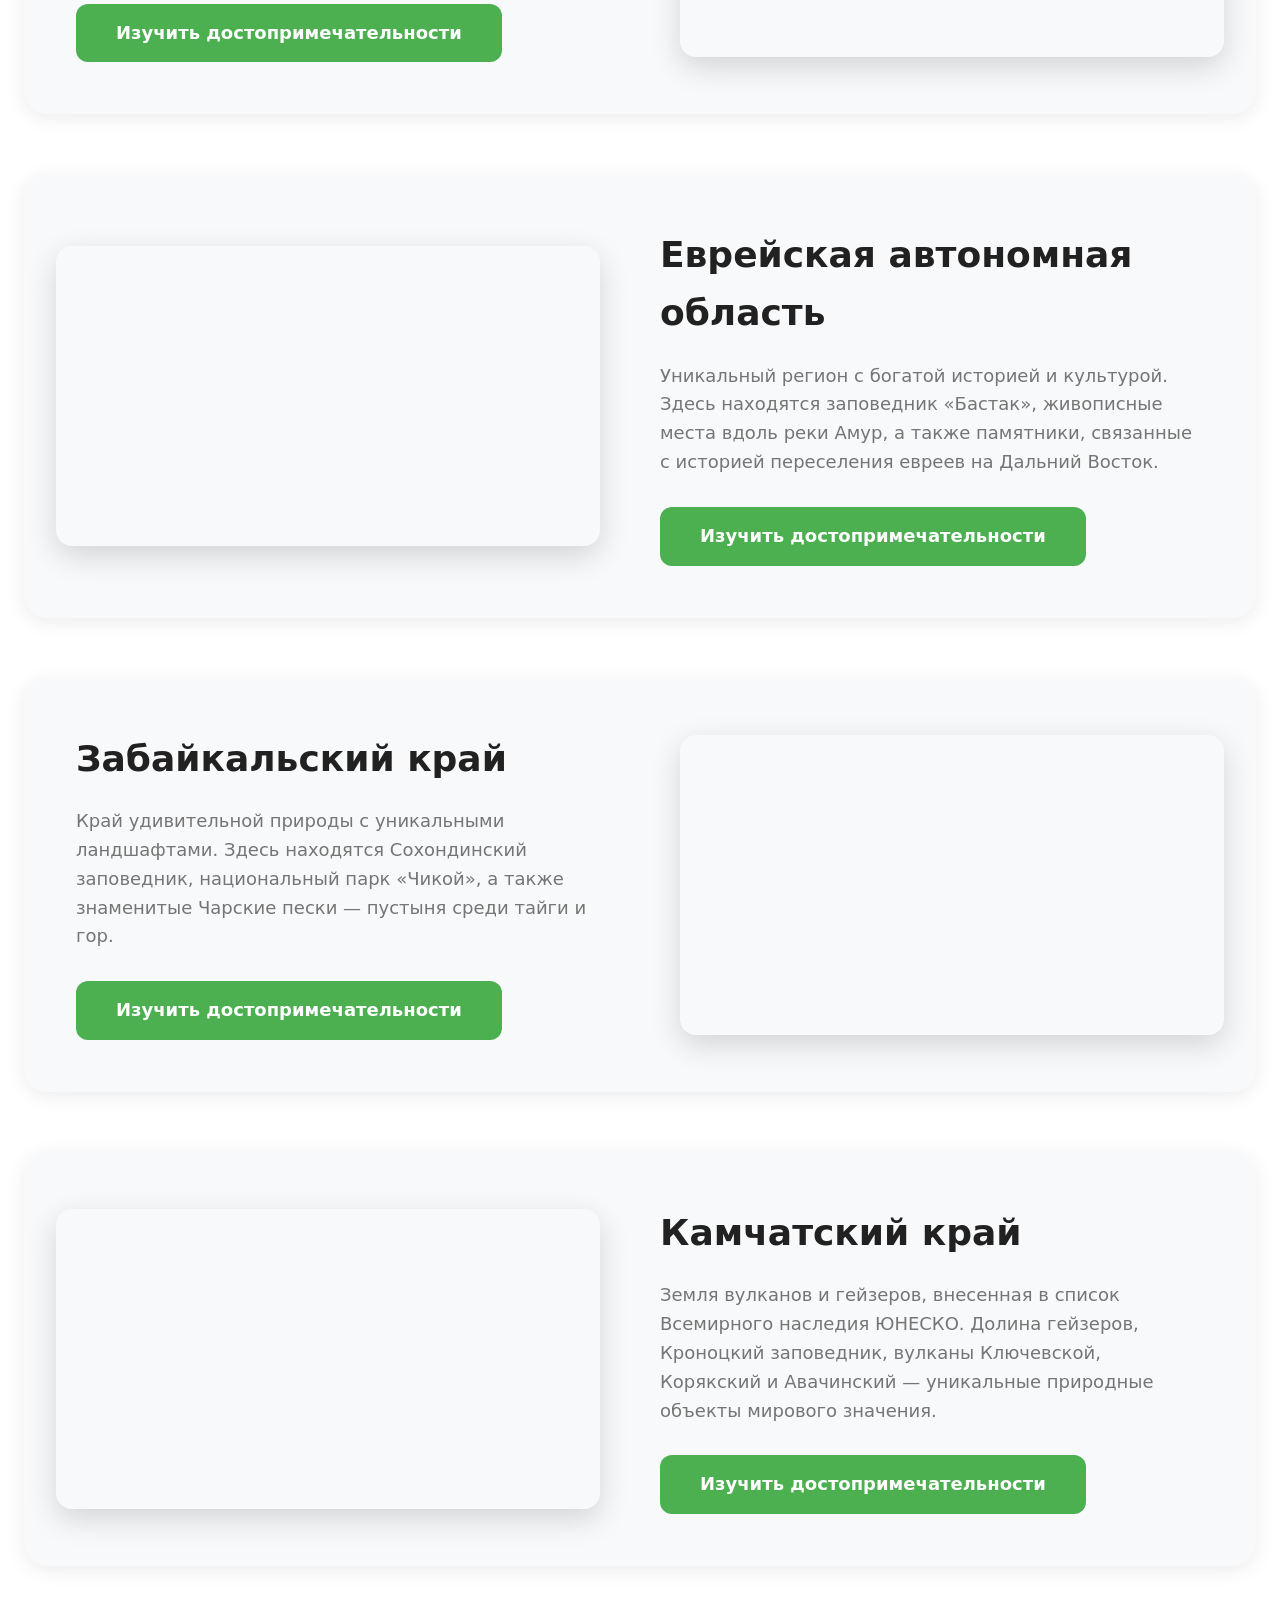
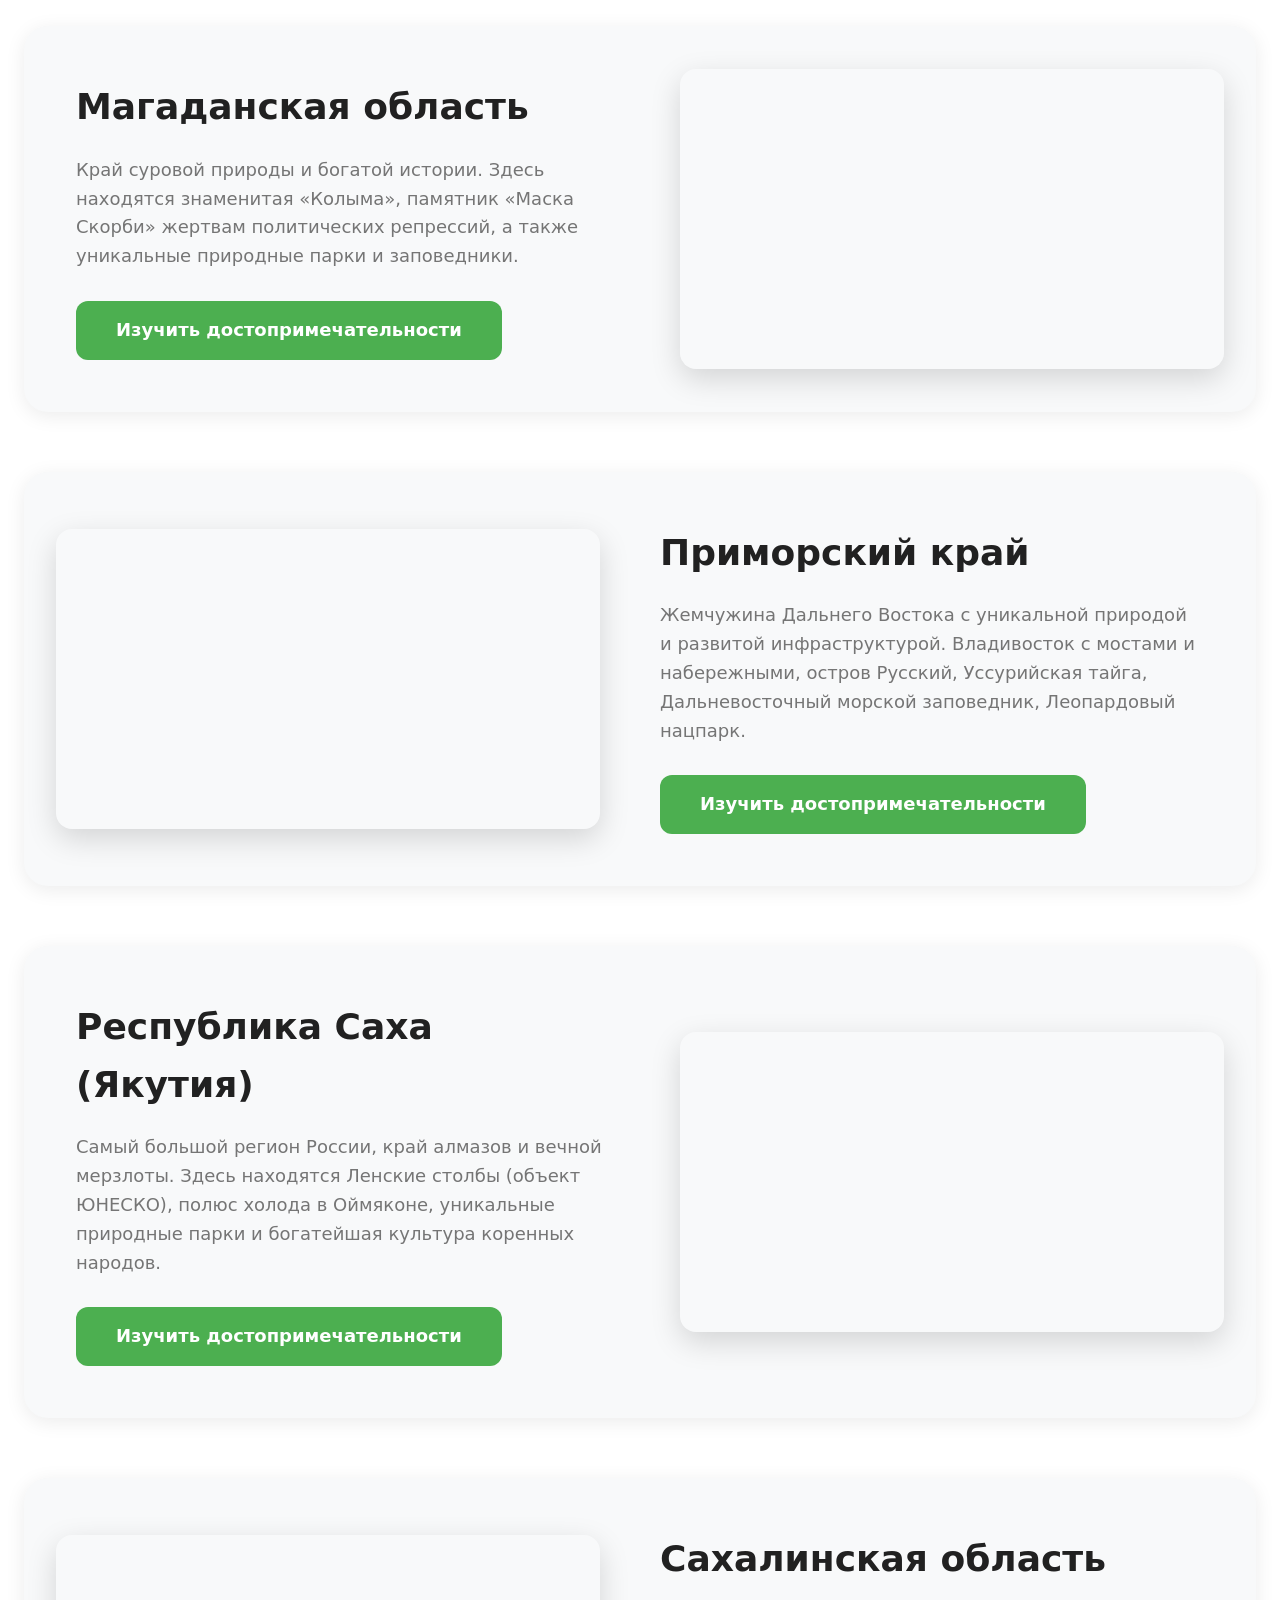
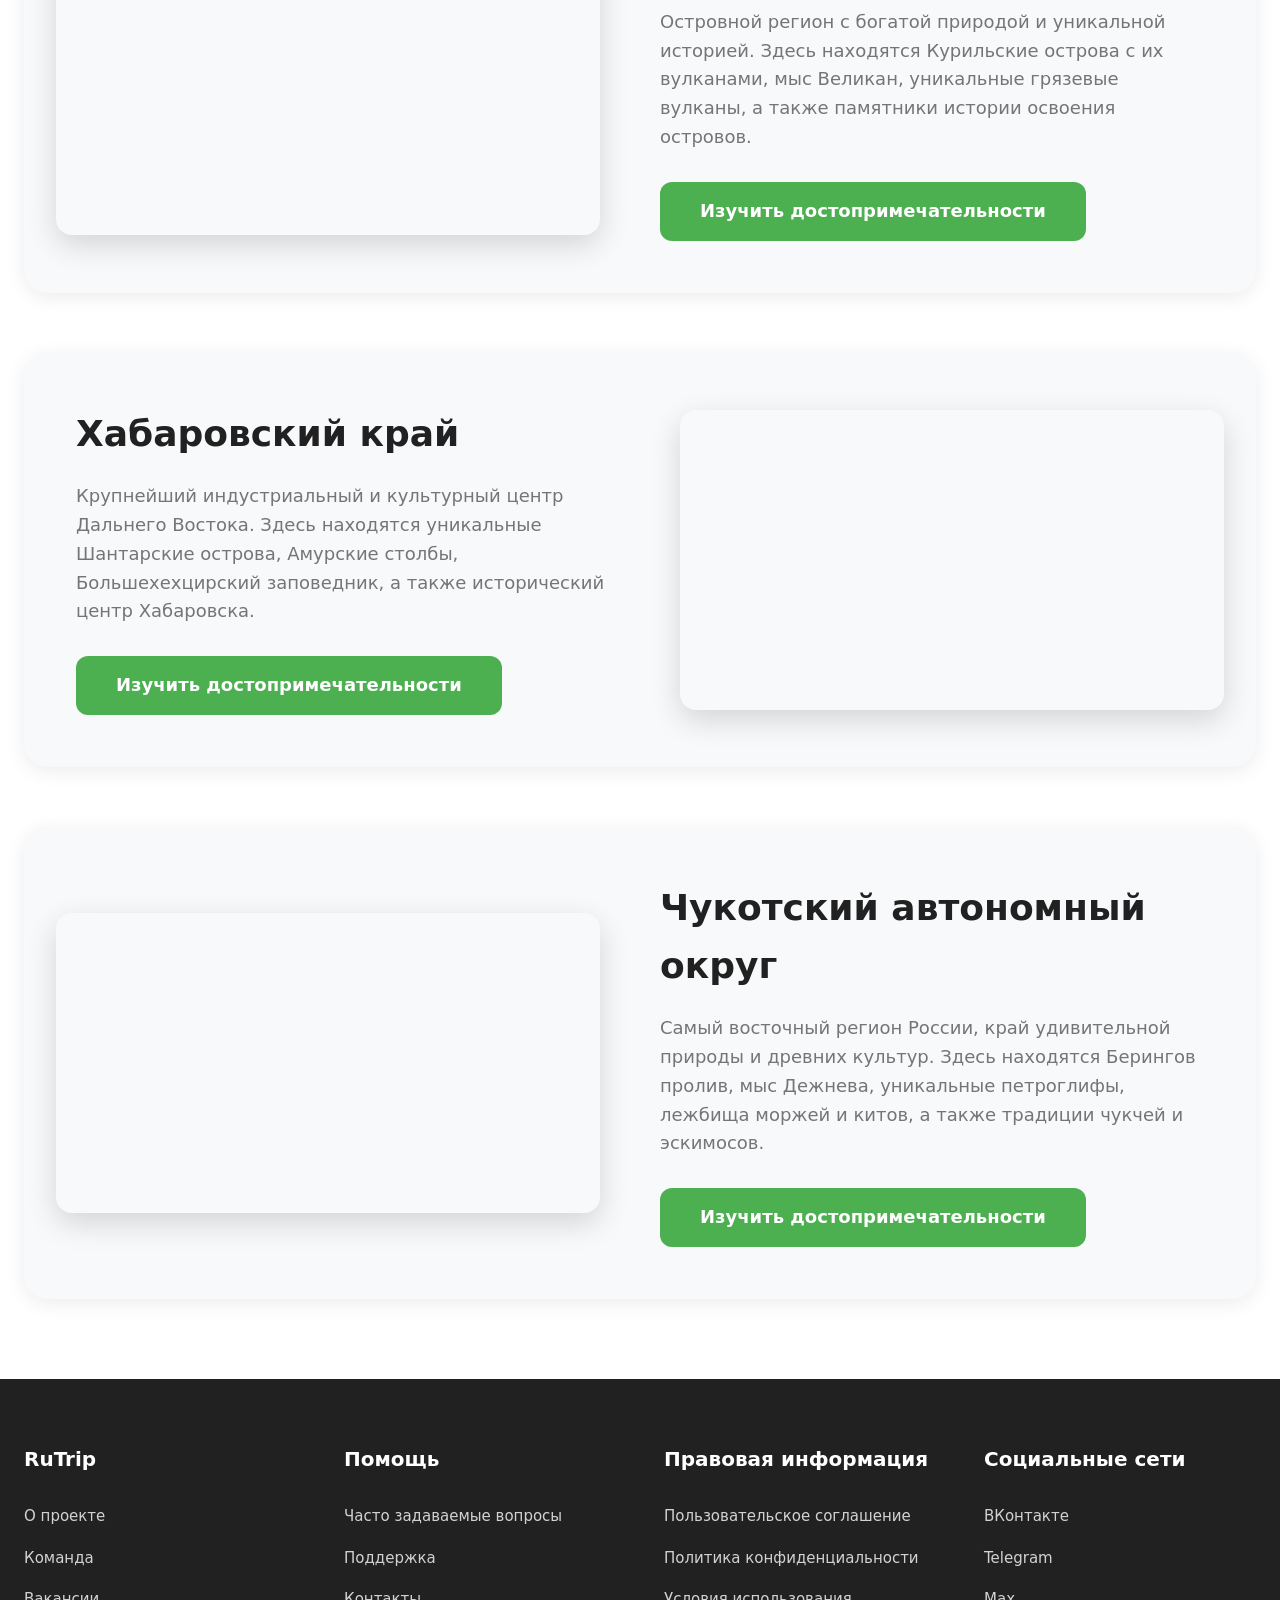
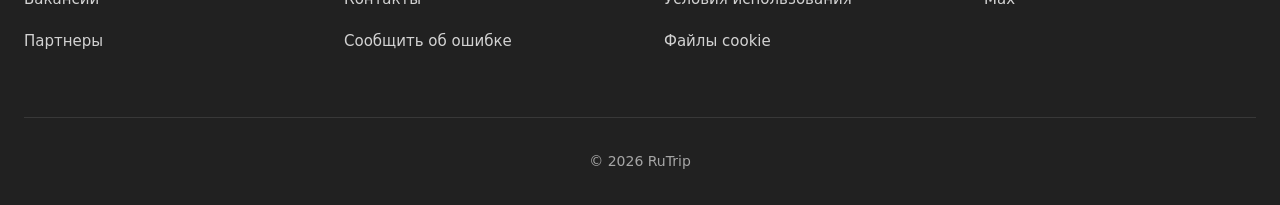
<file: frontend/Dalnevostochny_rayon/Dalnevostochny_rayon.html>
<!DOCTYPE html>
<html lang="ru">
<head>
    <meta charset="UTF-8">
    <meta name="viewport" content="width=device-width, initial-scale=1.0">
    <title>RuTrip - Дальневосточный экономический район</title>
    <link rel="stylesheet" href="https://cdnjs.cloudflare.com/ajax/libs/font-awesome/6.4.0/css/all.min.css">
    <link rel="stylesheet" href="../style.css">
    <style>
        /* Дополнительные стили для страницы региона */
        .region-hero {
            padding: 40px 0 20px;
            text-align: center;
        }
        .region-hero h1 {
            font-size: 48px;
            font-weight: 700;
            color: var(--text);
        }
        .region-hero .breadcrumbs {
            color: var(--text-secondary);
            margin-bottom: 10px;
        }
        .region-hero .breadcrumbs a {
            color: var(--accent);
            text-decoration: none;
        }
        .region-hero .breadcrumbs a:hover {
            text-decoration: underline;
        }

        /* Карта региона - обрезана точно по границам */
        .region-map-section {
            margin-bottom: 64px;
        }
        .region-map-container {
            position: relative;
            width: 100%;
            height: 650px;
            background-color: var(--secondary);
            border-radius: 20px;
            overflow: hidden;
            box-shadow: var(--shadow);
            border: 1px solid var(--border);
            display: flex;
            justify-content: center;
            align-items: center;
        }
        .region-map-container svg {
            width: 100%;
            height: 100%;
            display: block;
            background: #f0f0f0;
        }

        /* Стили для субъектов Дальнего Востока */
        .region-map-container path[class*="ekran"] {
            fill: #ffffff;
            stroke: #333333;
            stroke-width: 0.6;
            transition: all 0.2s;
            cursor: pointer;
        }
        .region-map-container path.ekran10.active,
        .region-map-container path.ekran11.active {
            fill: #4CAF50 !important;
            stroke: #2E7D32;
            stroke-width: 1.2;
        }

        /* Секция с карточками субъектов */
        .subjects-section {
            margin-bottom: 64px;
        }
        .subject-card {
            display: flex;
            gap: 40px;
            margin-bottom: 60px;
            align-items: center;
            background-color: var(--secondary);
            border-radius: 24px;
            padding: 32px;
            box-shadow: var(--shadow);
            transition: transform 0.3s ease, box-shadow 0.3s ease;
            scroll-margin-top: 100px;
        }
        .subject-card:hover {
            transform: translateY(-5px);
            box-shadow: var(--shadow-hover);
        }
        .subject-card:nth-child(even) {
            flex-direction: row-reverse;
        }
        .subject-image {
            flex: 1;
            height: 300px;
            border-radius: 16px;
            background-size: cover;
            background-position: center;
            box-shadow: 0 10px 30px rgba(0,0,0,0.15);
        }
        .subject-content {
            flex: 1;
            padding: 20px;
        }
        .subject-content h2 {
            font-size: 36px;
            font-weight: 700;
            margin-bottom: 20px;
            color: var(--text);
        }
        .subject-content p {
            font-size: 18px;
            color: var(--text-secondary);
            margin-bottom: 30px;
            line-height: 1.6;
        }
        .subject-btn {
            background-color: var(--accent);
            color: white;
            border: none;
            padding: 15px 40px;
            border-radius: 12px;
            font-weight: 600;
            font-size: 18px;
            cursor: pointer;
            transition: all 0.3s;
            display: inline-block;
            text-decoration: none;
        }
        .subject-btn:hover {
            background-color: var(--accent-dark);
            transform: scale(1.05);
            box-shadow: var(--shadow-hover);
        }

        @media (max-width: 768px) {
            .subject-card, .subject-card:nth-child(even) {
                flex-direction: column;
            }
            .subject-image {
                width: 100%;
                height: 250px;
            }
            .region-map-container {
                height: 450px;
            }
        }
    </style>
</head>
<body>
    <!-- Шапка -->
    <header>
        <div class="container header-content">
            <a href="../index.html" class="logo">
                <div class="logo-icon">RT</div>
                <div class="logo-text">Ru<span>Trip</span></div>
            </a>
            
            <button class="menu-toggle" id="menuToggle">
                <i class="fas fa-bars"></i>
            </button>
            
            <nav class="nav-main">
                <a href="../index.html" class="nav-link">Главная</a>
                <a href="#" class="nav-link active">Карта</a>
                <a href="#" class="nav-link">Маршруты</a>
                <a href="#" class="nav-link">Поддержка</a>
                
                <div class="auth-buttons" id="authButtons">
                    <button class="btn btn-login"><a href="../login.html" class="forgot-link">Войти</a></button>
                    <button class="btn btn-register"><a href="../registr.html" class="forgot-linkReg">Зарегистрироваться</a></button>
                </div>
                <div class="auth-buttons" id="profileButton" style="display: none;">
                    <button class="btn btn-register" id="profileBtn">Профиль</button>
                </div>
            </nav>
        </div>
    </header>

    <!-- Боковое меню -->
    <div class="sidebar" id="sidebar">
        <div class="sidebar-header">
            <h3>Меню</h3>
            <button class="sidebar-close" id="sidebarClose">
                <i class="fas fa-times"></i>
            </button>
        </div>
        <ul class="sidebar-links">
            <li><a href="../index.html">Главная</a></li>
            <li><a href="#">Моя карта</a></li>
            <li><a href="#">Друзья</a></li>
            <li><a href="#">Рейтинги</a></li>
            <li><a href="#">События</a></li>
            <li><a href="#">Настройки</a></li>
            <li><a href="#">Помощь</a></li>
            <li><a href="#" id="logoutLink">Выйти</a></li>
        </ul>
    </div>
    <div class="overlay" id="overlay"></div>

    <!-- Маскот -->
    <div class="mascot-container">
        <div class="mascot" id="mascot">
            <div class="mascot-ear left"></div>
            <div class="mascot-ear right"></div>
            <div class="mascot-face">
                <div class="mascot-eye left"></div>
                <div class="mascot-eye right"></div>
                <div class="mascot-nose"></div>
            </div>
        </div>
    </div>

    <!-- Основной контент -->
    <main class="container">
        <!-- Хлебные крошки и заголовок -->
        <section class="region-hero">
            <div class="breadcrumbs">
                <a href="../index.html">Главная</a> > <a href="#">Экономические районы</a> > <span>Дальневосточный</span>
            </div>
            <h1>Дальневосточный экономический район</h1>
            <p class="section-subtitle">Край вулканов, гейзеров и бескрайней тайги. Самый большой по территории район России.</p>
        </section>

        <!-- Карта Дальневосточного района - обрезана точно по границам -->
        <section class="region-map-section">
            <div class="section-header">
                <div>
                    <h2 class="section-title">Субъекты Дальневосточного района</h2>
                    <p class="section-subtitle">Наведите на область, чтобы узнать её название. Нажмите, чтобы перейти к описанию.</p>
                </div>
            </div>

            <div class="region-map-container" id="regionMap">
                <svg xmlns="http://www.w3.org/2000/svg" viewBox="350 50 320 350" width="50%" height="50%" preserveAspectRatio="xMidYMid meet">
                    <!-- ВСЕ СУБЪЕКТЫ ДАЛЬНЕВОСТОЧНОГО ЭКОНОМИЧЕСКОГО РАЙОНА -->
                    
                    <!-- Амурская область (ekran11) -->
                    <path class="ekran11" data-title="Амурская область" d="M526.0445,284.5383l1.3417-1.3417.6708-2.0125h-1.3417l-.6708-.6708-1.3417-.6708-.6708.6708-1.3417.6708H522.02l-.6708-.6708-2.0125,1.3417-2.6833-.6708-1.3417,1.3417h-2.0125l-.6708.6708v.6708l-1.3417.6708-1.3417,1.3417v.6708l-.6708.6708-2.0125-.6708-2.0125-.6708v.6708h-2.6833l-.6708,1.3417v.6708l-1.3417-.6708h-.6708l-1.3417.6708-2.0125,1.3417h-1.3417l-1.3417-.6708h-2.0125l-2.0125.6708-3.3541-.6708-1.3417-1.3417-1.3417-1.3417-3.3541-.6708h-4.025l-.6708-.6708-1.3417-.6708h-2.6833l-1.3417-.6708-1.3417-.6708-1.3417-.6708-2.6833.6708-2.6833,1.3417v2.6833h.6708l0,1.3415.671.671,1.3417.6708,1.3414.6707-.6706.671h-.6708v1.3417l1.3417,1.3417h.6708v-.6708l1.3417-.6708,2.0125-.6708,1.3417,2.0125.6708,2.0125h.6708l1.3417-.6708,1.3417,3.3541-1.3417,3.3542.6708.6708h.6708l2.0125,1.3417-.6708.6708-.6708.6708v2.0125l-.6708,1.3417h0l2.0125,2.0125,1.3417,2.0125h3.3541l1.3417-.6708,1.3417-.6708h.6708l.6708-.6708,1.3417.6708,1.3417.6708h0l.6708-.6708,2.0125,1.3417,2.0125.6708v-.6708h4.025l.6708.6708v.6708h.6708l.6708.6708h.6708v1.3417h.6708l1.3417,1.3417.6708.6708.6708,2.6833,3.3541,4.025h.6708v.6708l.6708.6708v1.3417l1.3417,1.3417,1.3417,2.0125.6708.6708.6708,2.0125h.6708l.6708.6708v1.3417l2.0125,3.3541,2.6833-.6708,2.6833-.6708h0l.6708.6708h1.3417v.6708h.6708l.6708-.6708.6708.6708v-.6708h.6708v-.6708l2.6833,2.0125,4.6958.6708h.6708l.6708-1.3417.6708-2.0125.6708-.6708h0V334.18l-.6708-2.0125v-4.6958l-1.3415-.671-.671,0V326.13l-.6708-.6708-.6708.6708h-.6708v-.6708l-.3288-.3291-.3421-.3418-.6708.6708v-4.025l.6708-2.0125.6708-1.3417v-.6708l-.6708-1.3417,2.0125-1.3417,2.0125-1.3417v-1.3417l.6708-1.3417.6708-.6708,1.3417-.6708,1.3417-.6708v-2.6833l-.6708-1.3417h0l3.3541-.6708h2.6833l.6708-.6708V301.98l-.6708-1.3417v-2.6833l-.6708-2.0125-2.0125-.6708h-.6708l-.6708.6708-2.0125.6708h-1.3417l-.6708,1.3417-1.3417,1.3417-2.6833,1.3417-1.3417.6708-.6708.6708h-2.6833l-1.3417-2.0125-1.3417-1.3417H522.02l-2.0125-.6708v-2.6833L522.02,293.93v-4.025l.6708-.6708.6708-.6708,1.3417-1.3417,1.3417-1.3417v-1.3417Z" stroke="#606778" stroke-width="0.22456220687904804"></path>
                    
                    <!-- Еврейская автономная область (ekran11) -->
                    <path class="ekran11" data-title="Еврейская автономная область" d="M552.8777,336.1921h-2.0125l-1.3416-.6711-.6709,0-2.0125-2.0125-.6708-.6708h-1.3417l-1.3417.6708-1.3417-.6708h-1.3417l-.6708,1.3417-.6708.6708H538.79l-2.6833,1.3417-.6708.6708-.6708,2.0125-.6708,1.3417V342.9l.6708.6708,1.3417,1.3417v1.3417l.6708,1.3417.6708.6708.6708.6708h0l1.3417.6708,1.3417-.6708h.6708l4.025-2.0125H546.84l.6708-1.3417V344.242l1.3417-.6708,1.3417-1.3417h1.3417l1.3417-2.6833,2.0125-1.3417h2.6833l2.0125-1.3417-.6708-1.3417h0l-.6708-1.3417-1.3417.6708h-2.6833l-1.3417,1.3417h0Z" stroke="#606778" stroke-width="0.22456220687904804"></path>
                    
                    <!-- Забайкальский край (ekran10) -->
                    <path class="ekran10" data-title="Забайкальский край" d="M452.9241,273.1341l-2.0125-.6708L449.57,273.805l1.3417,1.3417-.6708.6708H449.57V277.83h-.6708v.6708l.6708,4.6958h1.3417v4.025h-.6708l-.6708-.6708-1.3417,1.3417-.6708.6708-1.3417-.6708h-.6708l-3.3541.6708v1.3417l-.6708.6708h.6708l.6708.6708.6708.6708V293.93l.671,1.3415h0v.6708h0l.6708,1.3417v2.6833l2.0125,1.3417,3.3541,2.6833v4.6959l-1.3417.6708h-1.3417l-1.3415.6707-1.3417.6708-3.3541,3.3541-4.025,3.3541-.6708.6708-.6708.6708,1.3417,2.6833,1.3417,4.025-3.3541,2.6833-3.3543.671-1.3415.6707-.671,1.3418-1.3415-.671h-.6708l-.6708,1.3417-.6708,1.3417-1.3417.6708-1.3418.671-1.3415,1.3415-1.3417,1.3417-.6708.6708-1.3417-.6708H417.37l-2.0125,1.3417-1.3417,1.3417-.6-.2-1.4122-.4709H409.32l-.6708,1.3417.6708,2.0125h0l-.4673.4673-.8743.8743-1.3417,1.3417,2.0125,1.3417,1.3415.671-1.3415,1.3415h-1.3417l-1.3417,2.0125v2.6833l1.3417,1.3417,2.6833,2.6833,4.6958.6708,4.6958.6708h.6708l.6708-.6708.6708.6708h1.3417l1.3417-.6708,2.0125-1.3417,4.6958-1.3417,4.6958-1.3417,1.3417-2.6833,4.6958-4.025,3.3541.6708,2.6833,1.3416h2.6833l4.025-.6708,3.3541,2.0125,4.6958.6708,1.3417-2.0125,2.0125-2.0125,2.0125-1.3417,1.3417-1.3417V342.9h-.6708v-.6708l1.3417-5.3666,1.3417-6.0375,2.0125-2.6833,1.3417-2.6833-.6708-.6708-.6708-.6708v-1.3417l-.6708-.6708-2.0125.6708-.6708-2.0125.6708-1.3417,2.0125-2.0125v-.6708l.6708-.6708,2.6833-1.3417,3.3541-2.0125L477.7447,310.7l-2.0125-2.0125h0l.6708-1.3417v-2.0125l.6708-.6708.6708-.6708-2.0125-1.3417h-.6708l-.6708-.6708,1.3417-3.3542-1.3417-3.3541-1.3417.6708h-.6708l-.6706-2.0123-1.3419-2.0126-2.0125.6708-1.3417.6708v.6708h-.6708l-1.3417-1.3417v-1.3417h.6708l.6708-.6708-1.3417-.6708-1.3417-.6708-.6708-.6708v-1.3417h-.6708v-2.6833l-2.0125-2.6833-.6708-2.6833h-.6708l-.6708.6708h0l-1.3417-2.6833v-4.025l-2.6833.6708-1.3417-.6708Z" stroke="#606778" stroke-width="0.22456220687904804"></path>
                    
                    <!-- Камчатский край (ekran11) -->
                    <path class="ekran11" data-title="Камчатский край" d="M668.3006,201.8481l1.7752-.5934,1.5823.989,3.4614-.3956-1.1868-1.1868-1.4835.4945-2.2746-.7912.2967-.989-1.879,1.2856Zm8.9307-3.5977,1.7452.0375.5919-.3855,1.7816-.1584-.1483-.3461-4.1537.3956ZM646.1231,180.56h-1.3417v8.05h.6708v-2.0125l.6708-1.3417v-1.3417l.6708-.6708.6708-1.3417Zm2.6833-42.2623-.6708.6708v2.0125h-1.3417l-.6708.6708-.6708.6708-2.0125-.6708-2.6833-.6708h-2.6833l-2.6833.6708-.6708-4.025-.6708-3.3541H630.694l-.6708-.6708h-1.3417l-2.0125.6708-2.0125.6708-.6708-.6708h-1.3417l-1.3417.6708h0l-.6708.6708-1.3417,1.3417-1.3417.6708h-.6708l-2.6833,1.3416v.6708h-2.0125l-1.3417.6708-.6708.6708-1.3417,1.3416.6708,1.3417.6708.6708,1.3417,2.6833v2.6833l1.3417,2.0125,2.0125,2.0125v1.3417l.6708,1.3417v.6708l.6708,1.3417,1.3417,1.3417,2.6833,1.3417,0,1.3165,0,1.3669.6708.6708h.6708v2.0125l.6708.6708.6708,1.3417h.6708l.6708-.6708v-.6708l.6708.6708h1.3417v-2.0125h-2.0125l-1.3417-2.6833v-1.3417l-.6708-.6708-.6708-2.0125,2.0125-1.3417.6708-2.0125h3.3541l-1.3417,1.3417-.6708,2.6833,1.3417,2.0125,1.3417,2.0125v1.3417l.6708,1.3417h1.3417l.6708,2.0125v1.3417l.6708.6708.6708.6708-.6708,1.3417-1.3417,1.3417h0v2.0125l-.6708.6708-.6708,1.3417v2.0125l.6708.6708-.6708,4.025v3.3541l-.6708.6708v.6708l-.6708,2.6833v2.6833l.6708.6708.6708.6708v.6708l-.6708.6708v4.025l-.6708,2.6833-.6708,2.6833-.6708,1.3417-.6708.6708v2.0125l-1.3417.6708-1.3417.6708,1.3417.6708,1.3417,2.0125v4.025l-.6708,3.3541,1.3417,4.025,2.0125,4.025,9.3916,12.7458,12.0749,12.0749,2.0125,3.3541,2.6833,2.6833,2.0125,1.3417h0l.6708-3.3541v-3.3541l.6708-.6708.6708-2.0125-.6708-6.0375-1.3417-1.3417h-.6708v-1.3417l-.6708-1.3417h-.6708l-.6708-.6708.6708-.6708,1.3417.6708h0l2.0125-4.6958,1.3417-.6708h.6708v-.6708l-3.3541-2.6833-1.3417-4.025V226.176l2.0125-3.3541h.6708l.6708.6708,1.3417-2.6833v-2.0125l-2.0125-1.3417-2.0125-1.3417-2.0125-4.6958.6708-4.6958v-.6708l-.6708-.6708.6708-1.3417.6708.6708v2.0125h1.3417l.6708-2.0125-3.3541-2.6833v-.6708l-.6708.6708-.6708.6708-2.0125-2.0125-1.3417-2.0125v-2.0125l-.6708-2.0125h-3.3541l-.6708.6708.6708.6708-1.3417.6708-1.3417-.6708-2.0125-6.0375v-4.025l-.6708-.6708h.6708v-.6708h-.6708v-2.0125l-.6708-.6708h-.6708l-.6708-3.3541,1.3417-2.6833.6708-.6708-.6708-.6708h2.0125l1.3417.6708.6708-2.0125-1.3417-.6708v-.6708l1.3417-2.6833.6708-2.6833.6708.6708,2.6833,4.025v-4.6958l.6708-3.3542,2.0125-4.025,2.6833-1.3417,3.3541-1.3417,2.6833,1.3417h2.0125l-.6708-2.0125-1.3417-2.0125.6708-1.3417.6708-2.0125v-3.3541l.6708-.6708-.6708-1.3417H659.54l.6708-.6708h.6708l-.6708-.6708-.6708-.6708h.6708l.6708-2.0125-.6708-.6708H659.54l.6708-.6708.6708-.6708v-2.0125h-.6708V135.614h.6708l.6708-1.3417v-1.3417l.6708-.6708-.6708-.6708v-.6708h-1.3417l-1.3417.6708-1.3417-1.3417-.6708-.6708-6.7083,8.05Z" stroke="#606778" stroke-width="0.22456220687904804"></path>
                    
                    <!-- Магаданская область (ekran11) -->
                    <path class="ekran11" data-title="Магаданская область" d="M593.1275,146.3473h-.6708l-1.3417.6708h-2.0125l-.6708-2.6833h0l-1.3417-.6708h-2.0125v1.3417l-1.3417.6708-.6708,2.0125-.6708,1.3417h-.6708l-1.3417-.6708-.6708.6708-.6708.6708-2.0125.6708-2.6833.6708v1.3417h-2.0125v1.3417l.6708,1.3417-.6708,1.3417-.6708,1.3417v2.0125l1.3417.6708-1.3417,2.0125v3.3541l1.3417,1.3417,1.3417.6708-.6708,1.3417v.6708h.6708v1.3417h-1.3417l-.6708,2.0125-.6708,1.3417-.6708.6708-1.3417.6708v.6708l-.6708,1.3417-2.0125-.6708-2.6833-1.3417-.6708,1.3417-1.3417,1.3417h-1.3417l-1.3417.6708,1.3417,2.0125-.6708,2.0125-.6708.6708-.6708-.6708-.6708.6708-.6708.6708-1.3417.6708H554.89l-.6708,2.0125-.6708,2.6833.6708,6.0375,2.0123,1.3419,1.3419,1.3414v.6708l-.6708,1.3417.6708.6708v1.3417l-.6708,1.3417v2.6833l3.3541-.6708,2.6833-.6708,4.025,2.6833,2.0125,4.025h-.6708V213.43l.3381.6762.3328.6655-2.0125.6708v2.6833l2.0126.6708h2.6833l2.6833,1.3417,2.0125,2.0125v2.0125l2.0125-.6708h.6708l1.3417-1.3417,1.3417-1.3417h1.3417l2.0125-.6708h0l-.6708-.6708h-.6708V218.126h.6708v-2.6833l2.0125-.6708,2.0125-.6708h2.0125v.6708h1.3417V213.43l2.0125-1.3417,1.3417.6708,1.3417.6708,1.3417-.6708h.6708v.6708h-.6708l-1.3417,1.3417-1.3417.6708.6708,2.0125h.6708l1.3417-.6708,1.3417-2.0125.6708-.6708h1.3417l1.3417-.6708h0v-2.0125l.6708-1.3417h0l2.0125-.6708h1.3417l.6708-.6708v-1.3417h2.0125l-.6708-.6708h.6708l.6708-.6708h0l-.6708-1.3417-1.3417-.6708-1.3417.6708-.6708.6708v.6708l-.6708.6708h-.6708v-2.6833h-.6708l-.6708-.6708v-.6708l.6708-.6708H603.19v-4.025l1.3417-2.6833.6708-3.3541-.6708-.6708V188.61l.6708-1.3417h0l-.6708-1.3417-.6708-1.3417,1.3417-2.6833.6708-2.0125h1.3417l.6708-.6708,2.6833-4.025h2.0125l1.3417.6708.6708-2.0125V172.51l1.3417,1.3417.6708,1.3417v2.6833l.6708.6708.6708.6708v.6708l.6708.6708.6708-.6708.6708-.6708.6708,1.3417.6708,2.0125,1.3417-6.7083,1.3417-7.3791h-.6708l-.6708-1.3417-.6708-.6708V164.46h-.6708l-.6708-.6708v-2.6833l-2.6833-1.3417-1.3415-1.3416-.671-1.3417V156.41l-.6708-1.3417v-1.3417l-2.0125-2.0125-1.3417-2.0125v-2.6833l-1.3417-2.6833-.6707-.6708-2.0125,1.3417-1.3418,1.3416H603.19l-2.0123-.6708-2.0125,1.3417h-2.6835l-2.0123-.6708h-1.3418Z" stroke="#606778" stroke-width="0.22456220687904804"></path>
                    
                    <!-- Приморский край (ekran11) -->
                    <path class="ekran11" data-title="Приморский край" d="M583.0651,336.1921h-2.0125l-1.3417-.6708V334.18l.6708-1.3417-.6708-1.3417-1.3417-1.3417-.6708-.6708h0l-2.6834,1.3414-1.3416,2.0128h-1.3417v.6708l.6708.6708.6708.6708v.6708l.6708.6708h2.6833l-1.3417,4.025-2.6833,1.3417v2.6833l-2.6833,2.0125-3.3541,1.3417-.6708-.6708-.6708-.6708-.6708.6708-.6708.6708v-1.3417l-.6708-.6708-.6708.6708-.6708-.6708h-.6708l-1.3417,2.0125-.6708,2.0125V350.95l-1.3417,1.3417v7.3791l-.6708,1.3417.6708,1.3417-.6708.6708-.6708,1.3417.6708,2.0125-1.3417,1.3417h-5.3666l-2.0125.6708-.6708,2.6833-1.3417.6708-.6708.6708.6708,1.3417.6708,1.3417,2.0125,4.025.6708,4.025.6708.6708v.6708l-.6708,4.6958-2.0125.6708-.6708,1.3417h.6708l.6708.6708.6708,1.3417.6708,1.3417.6708-1.3417v-.6708l-.6708-.6708-.6708-.6708h3.3541v-1.3417l.6708-2.6833,1.3417-2.0125-.6708-.6708.6708-.6708h.6708v2.0125l.6708-.6708.6708-.6708.6708-.6708V383.15l.6708,2.0125v1.3417h.6708v-.6708h.6708l.6708.6708.6708-.6708h0l1.3417.6708.6708.6708h0v-1.3417l.6708.6708h0l1.3417-.6708,1.3417-1.3417,4.025-4.025,2.6833-4.6958.6708-.6708v-1.3417h.6708v-2.6833l.6708-2.0125v-1.3417l1.3417-1.3417.6708-3.3541L578.3693,359l1.3417-4.025,1.3417-3.3541.6708-3.3541.6708-4.025v-3.3542l.6708-2.6833Z" stroke="#606778" stroke-width="0.22456220687904804"></path>
                    
                    <!-- Республика Саха (Якутия) (ekran11) -->
                    <path class="ekran11" data-title="Республика Саха (Якутия)" d="M412.0035,120.185h-1.3417v2.0125h-.6708l.6708,1.3417,2.0125,1.3417,1.3417-.6708.6708-1.3417Zm69.7663-8.7208-1.3417-2.0125-2.0125-.6708,1.3417,1.3417,2.0125,1.3417Zm-6.7083-15.4291V93.3518l-.6708-.6708-1.3417.6708,1.3417,2.0125v1.3417Zm16.7707,6.7083.6708,2.6833.6708.6708h1.3417v-2.6833Zm11.4041,8.05,1.3417-2.6833v-.6708l-.6708-.6708-3.3541-2.0125h-3.3541l-1.3417,2.0125v2.6833l-.6708,1.3417-.6708.6708-.6708.6708h1.3417l1.3417-.6708,1.3417-.6708h2.0125l3.3541-.6708Zm-4.6958-25.4915.6708-.6708-3.3541-.6708-2.6833-.6708-.6708.6708-1.3417.6708-2.6833-1.3417-2.0125-.6708v.6708l.6708.6708h-.6708l-.6708.6708v.6708l.6708,1.3417v.6708l.6708.6708h0l-2.0125-.6708-2.0125-.6708-1.3417-.6708h-.6708l-.6708-.6708V84.631l-.6708.6708-.6708,1.3417-.6708,1.3417-.6708.6708-.6708.6708.6708.6708V92.01l-.6708,1.3417h.6708l.6708.6708v1.3417l.6708,1.3417,1.3417,1.3417,2.0125.6708.6708,1.3417.6708.6708h3.3541v-4.025l.6708.6708.6708.6708.6708-.6708.6708-.6708,2.6833-2.0125h2.6833l.6708-.6708.6708-.6708.6708-.6708-1.3417-.6708h-1.3417l-2.6833-2.0125-1.3417-2.6833,2.0125-2.0125h0v.6708l4.025,5.3666,2.0125-2.6833-.6708-2.6833Zm16.1-4.025h0l-.6708.6708-2.0125-.6708-2.0125.6708v.6708l-.6708.6708-1.3417-.6708v-.6708H505.92l-1.3417.6708V83.96l-.6708.6708-1.3417-1.3417v-.6708l-.6708,1.3417.6708,2.6833,2.6833.6708,3.3541.6708,4.025-1.3417,2.6833-2.6833V82.6185Zm44.2747,24.15-10.7333,6.7083-3.3541,4.025-2.6833,1.3417-2.6833-1.3417-2.6833-1.3417h-3.3541l-2.6833-.6708v.6708l-.6708.6708h-1.3417l-.6708-.6708.6708-1.3417,1.3417-.6708-1.3417-1.3417-2.0125-1.3417-2.6833.6708-2.0125.6708-2.6833,5.3666-2.6833,4.6958h-.6708V120.185h0l-.6708-.6708,1.3417-.6708.6708-.6708-.6708-.6708V116.16l1.3417-.6708.6708-1.3417-1.3417.6708-3.3541,2.0125-.6708.6708-.6708.6708-.6708-1.3417,2.0125-2.0125h.6708l2.0125-1.3417,2.0125-.6708h0l-7.3791.6708-7.3791,2.6833h-3.3541l-1.3417.6708.6708.6708,1.3417.6708-.6708,2.0125-2.0125.6708L497.199,124.21l.6708.6708,1.3417-.6708v1.3417l.6708.6708.6708,1.3417v1.3417l1.3417.6708v1.3417h-1.3417V132.26l-.6708-.6708-.6708-.6708h-.6708l-.6708.6708h-1.3417v4.025l-2.6833-1.3417-4.6958-.6708-2.0125,2.6833-2.6833,2.0125-2.6833-.6708-2.0125-1.3417-.6708-1.3417,1.3417-.6708h0l-1.3417-.6708-.6708,6.0375-.6708,7.3791-.6708.6708-.6708-.6708-.6708-.6708h0v.6708h-1.3417l-.6708-.6708v-.6708h-2.0125l-1.3417-2.0125-1.3417-2.0125h-.6708l-.6708-.6708.6708-.6708.6708-.6708-.6708-1.3417-1.3417-.6708h0l.6708.6708v.6708l-.6708.6708-1.3417-1.3417-.6708-1.3417-3.3541-2.0125-1.3417-.6708h2.0125l1.3417,1.3417,1.3417,1.3417h2.0125l1.3417-1.3417-.6708-2.0125-1.3417-1.3417v-2.6833l-.6708-1.3417v-.6708l-1.3417-1.3417h-1.3417l-4.025-3.3541-1.3417.6708-1.3417.6708h-3.3541l-2.0125-1.3417-2.6833-.6708v.6708l-.6708.6708-1.3417,3.3542.6708,2.6833V132.26l-1.3417-.6708h-2.0125v.6708h-1.3417l-1.3417.6708-.6708.6708-2.0125-.6708-1.3417-.6708H432.8l-1.3417-.6708v-1.3417l1.3417-1.3417-.6708-.6708h-5.3666l-1.3417-.6708-.6708.6708h-.6708l-1.3417-.6708h-1.3417l-.6708.6708-.6708.6708-1.3417.6708-2.0125.6708V132.26l-1.3417-1.3417.6708-1.3417-.6708-2.0125-1.3417-1.3417v2.0125l-.6708.6708H411.333l-2.0125-1.3417-.6708.6708-.6708,2.0125-1.3417,1.3417.6708.6708h.6708v2.0125l.6708.6708-.6708,2.6833.6708,2.6833.6708.6708v2.0125l.6708.6708,1.3417.6708,1.3417,1.3417.6708,2.6833v2.6833l1.3417,2.6833.6708,2.0125v.6708l-2.6833,2.0125-2.6833,2.0125-.6708,2.0125v1.3417l-.6708.6708-1.3417.6708v2.6833l-1.3417,2.0125h-1.3417l-2.0125-.6708-2.0125.6708-1.3417,1.3417h-1.3417l-1.3417-.6708v.6708h-.6708l-.6708,1.3417v.6708l.6708,2.6833,1.3417,2.0125v9.3916l-.6708,7.3791-2.0125,1.3417-1.3417,1.3417.6708.6708.6708.6708v4.6958l.6708,1.3417v3.3541l.6708,1.3417,1.3417,1.3417,1.3417,1.3417-.6708,1.3417-.6708.6708-1.3417,2.0125v2.0125l-1.3417,2.0125,1.3417,2.6833h1.3417l.6708.6708.6708.6708,2.6833.6708h4.6958l.6708,1.3417.6708,2.0125-.6708.6708-1.3417,2.0125,2.0122.6707,2.0125,2.0125.6528,4.5693.0181,3.4806,1.3417,1.3417,1.3419,2.0126-.6711,1.3415-1.3414,1.3418.6708,3.3541,2.0125,2.0125-1.3417,3.3541-1.3417,4.025v2.0125l-.6711.6706-.6708.6708,0,3.3543.6708,2.6833h1.3417l3.3541-.6708.6708-1.3417,2.0125.6708h.6708v-.6708h.6708l.6705,0,.6711,0h2.0125l.6708-.6708,1.3417-1.3417v.6708l.6705,1.3415,1.3419.671-.6708,2.0125,3.3541-3.3542,2.6833-4.025H432.8l.6708-1.3417.6708-2.0125,1.3417-.6708h1.3417l2.0125-2.0125H441.52l2.0125.6708,1.3417,1.3417,1.3417.6708v1.3417l.6708.6708v1.3417h3.3541l3.3538,0,.6711,1.3418v1.3417l.6708,1.3417v2.0125l.6708,1.3417.6708.6708v.6708l.6708,1.3417v4.025l1.3417,2.6833h0l.6708-.6708h.6708l.6708,2.6833,2.0125,2.6833,2.6833-1.3417,2.6833-.6708,1.3417.6708,1.3417.6708,1.3417.6708h2.6833l1.3417.6708.6708.6708h4.025l3.3541.6708,1.3417,1.3417,1.3417,1.3417,3.3541.6708,2.0125-.6708h2.0125l1.3417.6708h1.3417l2.0125-1.3417,1.3417-.6708h.6708l1.3417.6708v-.6708l.6708-1.3417h2.6833V285.88l2.0125.6708,2.0125.6708.6708-.6708V285.88l1.3417-1.3417,1.3417-.6708v-.6708l.6708-.6708h2.0125l1.3417-1.3417.6708-3.3541v-2.6833l1.3417-.6708.6708-.6708v-1.3417l-.6708-1.3417-1.3417-.6708-.6708-.6708h-1.3417l.6708-1.3417,1.3417-.6708V265.755l.6708-.6708.6708-.6708-2.0125-1.3417-1.3417-2.0125h2.0125l-.6708-2.6833.6708-2.0125.6708-4.025.6708-1.3417,1.3417-1.3417h1.3417l3.3541-1.3417,3.3541-1.3417.6708-.6708v-1.3417l.6708-1.3417.7623.381.5793.29h.6708l1.3417-.6708h0l3.3541-2.0125.6708-2.6833v-.6708l.6708-.6708,1.3417,1.3417.6708-.6708-.6708-2.0125-1.3415-1.3418-.671-2.6832-.6708-3.3541-1.3417-2.0125.6708-2.6833v-.6708l.6708-.6708v-.6708l.6708-.6708v-1.3417l1.3417-.6708.6708-.6708v-4.025l.6708-4.025h2.6833l3.3541,1.3417H546.84l.6708-.6708.6708.6708.6708.6708,1.3417-2.0125,1.3417-1.3417h.671l.6707.671.6708-.6708.6708-.6708.6708.6708,1.3417,1.3417.6708-2.0125v-4.6958l.6708-1.3417v-1.3417l-.6708-.6708.6708-1.3417v-.6708l-1.3417-1.3417-2.0125-1.3417-.6708-6.0375.6708-2.6833.6708-2.0125h1.3417l1.3417-.6708.6708-.6708.6708-.6708.6708.6708.6708-.6708.6708-2.0125-1.3417-2.0125,1.3417-.6708h1.3417l1.3417-1.3417.6708-1.3417,2.6833,1.3417,2.0125.6708.6708-1.3417v-.6708l1.3417-.6708.6708-.6708.6708-1.3417,1.3417-2.0125h.6708v-1.3417h-.6708v-.6708l.6708-1.3417-.6708-.6708-2.0125-1.3417v-3.3541l1.3417-2.0125-1.3417-.6708v-2.0125l.6708-1.3417.6708-1.3417-.6708-1.3417V152.385h2.0125v-1.3417l2.6833-.6708,2.0125-.6708.6708-.6708.6708-.6708,1.3417.6708h.6708l.6708-1.3417.6708-2.0125,1.3417-.6708v-1.3417h0l-1.3417-2.0125-1.3417-2.6833.6708-.6708v-.6708l-4.025-1.3417-4.025-2.6833V132.26l.6708-1.3417-.6708-.6708-.6708-.6708,3.3541-4.6958,4.6958-5.3666.6708-.6708,1.3417-.6708-.6708-1.3417-1.3417-2.0125v-1.3417l-1.3417-.6708h-.6708l-.6708-1.3417h0l-.6708-.6708h-.6708l-.6708-.6708-.6708-1.3417h0l-.6708,1.3417v1.3417h-.6708v-.6708h-.6708v3.3541l-.6708-1.3417-1.3417-1.3417-2.0125.6708h-2.6833l-.6708-2.0125-1.3417-2.6833-7.3791-2.0125Zm-65.7413,28.1748,1.3417.6708,1.3417-.6708v-.6708l-.6708-.6708-1.3417.6708Z" stroke="#606778" stroke-width="0.22456220687904804"></path>
                    
                    <!-- Сахалинская область (ekran11) -->
                    <path class="ekran11" data-title="Сахалинская область" d="M634.719,340.8879h0l-1.3417.6708h-1.3417V342.9l-.6708,2.6833-.6708,2.6833.6708.6708h.6708v-2.6833l.6708-2.6833,1.3417-1.3417.6708-.6708Zm4.025,4.6958v-1.3417l-.6708.6708-.6708.6708Zm4.6958-18.1124-.6708-1.3417h-.6708l-.6708,2.0125-.6708,1.3417h-2.6833v.6708l.6708.6708-.6708,1.3417-.6708,1.3417V334.85l-.6708,1.3417v1.3417l-.6708,1.3417.6708.6708.6708-3.3541.6708-.6708.6708-.6708v-1.3417l1.3417-1.3417.6708-2.0125,1.3417-1.3417,1.3417-1.3417Zm4.6958-11.4041h0l-.6708.6708-1.3417,3.3541v.6708l-.6708.6708,1.3417.6708,1.3417-4.6958Zm5.3666-10.0625-.6708-2.0125v2.0125l-.6708,1.3417v.6708h0Zm.6708-9.3916v1.3417l.6708-.6708v-.6708Zm.6708-10.0624h0l-.6708-1.3417.6708.6708Zm-.6708-8.05.6708,1.3417v.6708l.6708-.6708-.6708-2.0125-.6708.6708Zm2.6833-12.7458v-1.3417h-.6708l-.6708,1.3417Zm-2.0125,4.025-1.3417,2.6833.6708.6708,1.3417-1.3417.6708-2.0125v-2.0125l-.6708-1.3417-.6708-.6708-.6708.6708.6708,1.3417Zm-55.6789,33.5415-3.3541-4.025-2.6833-3.3541-2.0125-2.6833v.6708h-.6708v-1.3417l-1.3417-.6708-1.3417-1.3417-.6708-3.3541-1.3417-4.025h0v0h-.6708l-1.3417-1.3417-.6708-1.3417h.6708l.6708.6708v.6708h.6708l-2.6833-3.3541-2.0125-2.6833v-1.3417l-2.0125-1.3417-.6708-.6708v1.3417h-.6708l-.6708.6708,1.3417.6708,2.0125,1.3417v.6708h.6708v1.3417h-.6708v.6708h0l.6708.6708-.6708,2.0125-.6708-.6708h-.6708l-1.3417.6708v1.3417l.6708,1.3417.6708.6708,1.3417,4.6958,1.3417,4.6958,2.6833,2.0125,3.3541,2.6833.6708,2.0125v2.6833l1.3417,1.3417.6708,1.3417,4.025,12.0749v.6708l2.6833,2.0125,1.3417,2.6833.6708,2.0125v2.6833l1.3417,1.3417.6708,1.3417,1.3417,5.3666,2.6833,4.025.6708-.6708v-1.3417l-.6708-3.3541.6708-2.6833.6708.6708h0l2.0125-.6708,1.3417.6708,1.3417.6708.6708,1.3417.6708.6708-1.3417-3.3541-1.3417-2.6833-.6708.6708-1.3417-.6708-1.3417-.6708-1.3417-1.3417-2.6833-2.0125-2.0125-3.3541-.6708-4.025v-3.3541l-.6708-1.3417v-1.3417l.6708-.6708.6708-1.3417,3.3541-.6708,3.3541,1.3417,1.3417.6708.6708.6708-1.3417-1.3417-2.0125-1.3417-1.3417-1.3417-.6708-1.3417-4.025-4.025Z" stroke="#606778" stroke-width="0.22456220687904804"></path>
                    
                    <!-- Хабаровский край (ekran11) -->
                    <path class="ekran11" data-title="Хабаровский край" d="M556.2319,210.747l-1.3417-1.3417-.6708-.6708-.6708.6708-.6708.6708-.6708-.6708h-.671l-1.3415,1.3415-1.3417,2.0125-.6708-.6708-.6708-.6708-.6708.6708h-1.3417l-3.3541-1.3417h-2.6833l-.6708,4.025v4.025l-.6708.6708-1.3417.6708V221.48l-.6708.6708v.671l-.6707.6707v.6708l-.6708,2.6833,1.3417,2.0125.6708,3.3541.6708,2.6833,1.3417,1.3417.6708,2.0125-.6708.6708-1.3417-1.3417-.6708.6708v.671l-.6708,2.6833-3.354,2.0124h0l-1.3417.6708H530.74l-1.3417-.6708h0l-.671,1.3418v1.3415l-.6708.6708-3.3541,1.3417-3.3541,1.3417h-1.3417l-1.3417,1.3417-.6708,1.3417-.6708,4.025-.6708,2.0125.6708,2.6833h-2.0125l1.3417,2.0125,2.0125,1.3417-.6708.6708-.6708.6708v2.0125l-1.3417.6708-.6708,1.3417h1.3417l.6708.6708,1.3417.6708.6708,1.3417v1.3417l-.6708.6708-1.3418.671V277.83l-.6708,3.3541,2.6833.6708,2.0125-1.3417.6708.6708h.6708l1.3417-.6708.6708-.6708,1.3417.6708.6708.6708h1.3417l-.6708,2.0125-1.3417,1.3417V285.88l-1.3417,1.3417-1.3417,1.3417-.6708.6708-.6708.6708v4.025l-2.0125,1.3417v2.6833l2.0125.6708h2.6833l1.3417,1.3417,1.3417,2.0125H530.07l.6708-.6708,1.3417-.6708,2.6833-1.3417,1.3417-1.3417.6708-1.3417H538.12l2.0125-.6708.6708-.6708h.6708l.5977.1994,1.4146.4715.671,2.0123v2.6833l.6708,1.3417v1.3417l-.6708.6708h-2.6833l-3.3541.6708h0l.6708,1.3417v2.6833l-1.3417.6708-1.3417.6708-.6708.6708-.6708,1.3417v1.3417l-2.0125,1.3417L530.74,316.067l.6708,1.3417v.6708l-.6708,1.3417-.6708,2.0125v4.025l.6708-.6708h0l.6708.6708v.6708h.6708l.6708-.6708.6708.6708V326.8h.6708l1.3417.6708v4.6958l.6708,2.0125v2.0125L538.79,334.85h.6708l.6708-.6708.6708-1.3417h1.3417l1.3417.6708,1.3417-.6708h1.3417l.6708.6708,2.0124,2.0127.6709,0,1.3417.6708h2.0125l1.3416-1.3414.6709,0h2.0125l1.3417-.6708.6708,1.3417h0l.6708,1.3417-2.0125,1.3417-.6708,1.3417.6708,1.3417.6708.6708,1.3417,1.3417-1.3417,2.0125-.6708.6708v3.3542l.6708,3.3541,1.3417-1.3417v-1.3417l.6708-2.0125,1.3417-2.0125h.6708l.6708.6708.6708-.6708.6708.6708v1.3417l.6708-.6708.6708-.6708.6708.6708.6708.6708,3.3541-1.3417,2.6833-2.0125v-2.6833l2.6833-1.3417,1.3417-4.025h-2.6833l-.6708-.6708V334.85l-.6708-.6708-.6708-.6708v-.6708h1.3417l1.3417-2.0125,2.6833-1.3417h0l.6616.5529,1.3509,1.46.6707,1.3414-.6708,1.3417v1.3417l1.3417.6708h2.0125l1.3417-6.0375,1.3417-4.6958v-.6708l-.6708-1.3417v-2.6833l-.6708-.6708v-2.0125l-.6708-2.0125-.6708-1.3417-.6708-1.3417v-2.0125h0L579.04,301.98v-1.3417l.6708-3.3541L579.04,294.6l.6708-1.3417-.6708-.6708-.6708.6708-1.3417-2.0125v-2.0125h-.6708l-.6708-.6708-2.6833-1.3417h2.0125l.6708-1.3417-.6708-1.3417h-1.3417l-1.3417-.6708h0l-.6708-.6708h-2.0125l-2.0125-1.3417v-.6708l-1.3417-.6708h-.6708l-.6708-.6708H563.611l-.6708.6708-.6708.6708-2.0125.6708h-.6708l.6708,1.3417v5.3666l-.6708-1.3417V284.538h0l-1.3417,2.6833-3.3541,3.3541V288.563l1.3417-2.6833h-.6708l-.6708.6708h-.6708l-1.3417-.6708.6708-.6708.6708-.6708v-.6708l-2.0125,2.0125.6708.6708v2.0125h-1.3417v.6708h0l-1.3417-3.3541-2.0125-3.3541-4.6958,2.0125-3.3541-1.3417,1.3417-2.0125.6708-1.3417,1.3417-2.0125.6708-2.0125.6708-1.3417.6708-.6708,2.0125-3.3541.6708-4.025.6708-.6708.6708-.6708v-.6708l-.6708-.6708.6708-1.3417v-2.0125l.6708-.6708,1.3417-3.3541,1.3417-2.6833.6708-1.3417v-1.3417l.6708-.6708.6708-1.3417V245.63l.6708-2.6833,1.3417-1.3417.6708-5.3666,3.3541-4.6958h.6708l.6708-.6708.6708-.6708.6708-.6708,3.3541-1.3417,3.3541-2.0125h.6708l.6708-.6708h.6708v1.3417l1.3417.6708.6708-1.3417-.6708-2.0125h2.6833v-2.0125l-2.0125-2.0125-2.6833-1.3417h-2.6833l-2.0125-.6708v-2.6833l2.0125-.6708-.6708-1.3417v-1.3417h.6709l-2.0126-4.025L562.94,205.38l-2.6833.6708-3.3541.6708v2.0125l-.6708,2.0125Z" stroke="#606778" stroke-width="0.22456220687904804"></path>
                    
                    <!-- Чукотский автономный округ (ekran11) -->
                    <path class="ekran11" data-title="Чукотский автономный округ" d="M591.7859,92.01h-.6708l-.6708,2.0125,2.6833,1.3417,1.3417-.6708,1.3417-1.3417-.6708-.6708-.6708-1.3417h-1.3417Zm18.7832-42.5977-2.0125,1.3417v.9392l-.6708.4025-.6708.5367-.6708,2.8846.6708,2.9516.6708,1.5429,1.3417.805.6708.3354h0l1.3417-3.69,2.0125-1.0733.6708-.6708v-.805l1.3417-2.8846-.6708-2.8846-1.3417.2012Zm45.6164,13.9533-.6708,1.0733-.6708.7379-.6708.6708.6708.1342.6708-.47,1.3417.3354,1.3417.5367V67.86H659.54l1.3417.6708H659.54v1.3417h-.6708l-.6708-.6708-.6708.6708h-2.0125V68.5311L654.173,67.86,651.49,65.9148l-.6708-.1342h-.6708v1.4087l-.6708-.2012V66.72l-.6708-.8721-1.3417-.6708-1.3417.4025-.6708.6708,2.0125.3354-.6708.6037-1.3417,1.3417-.6708-1.3417-.6708-.7379-.6708.6037-1.3417.805-.6708-.6708-.6708-.1342-2.0125.805-2.0125,1.3417-.6708-.6708H635.39l-1.3417.6708-1.3417.6708-.6708-.6708-1.3417-.6708-2.0125.6708-2.0125,1.3417h-3.3541l-.6708.6708-1.3417.6708h0v-.6708h.6708v-.6708h-.6708l-1.3417.6708-.6708.6708-1.3417.6708h-1.3417l-.6708.6708-2.0125.6708-2.0125.6708H611.24V75.91l-.6708-.6708h-.6708l-2.6833,3.3541-.6708.6708-1.3417,1.3417h-1.3417l.6708.6708v.6708H603.19l-1.3417.6708h0l-.6708.6708-1.3417.6708-2.0125,1.3417-2.0125.6708.6708.6708.6708.6708.6708,1.3417v2.0125h1.3417l.6708-.6708L603.19,92.01l.6708,3.3542-.6708,1.3417v1.3417h-2.0125l-1.3417-1.3417-2.0125.6708-2.0125.6708-1.3417-1.3417-3.3541-1.3417-.6708.6708v3.3541l-1.3417,1.3417h-1.3417l-1.3417.6708-.6708.6708-1.3417,1.3417-2.0125.6708-1.3417-.6708v.6708h0l-.6708.6708-.6708.6708H579.04l-.6708,1.3417v.6708l-.6708.6708-.6708.6708h0l.6708,1.3417.6708.6708h.6708l.6708.6708h0l.6708,1.3417h.6708l1.3417.6708v1.3417l1.3417,2.0125.6708,1.3417-1.3417.6708-.6708.6708-4.6958,5.3666-3.3541,4.6958.6708.6708.6708.6708-.6708,1.3417v1.3417l4.025,2.6833,4.025,1.3417v.6708l-.6708.6708,1.3417,2.6833,1.3417,2.0125H587.09l1.3417.6708h0l.6708,2.6833h2.0125l1.3417-.6708h2.0125l2.0125.6708h2.6833l2.0125-1.3417,2.0125.6708h3.3541l1.3417-1.3417,2.0125-1.3417-.6708-1.3417,1.3417-1.3417.6708-.6708,1.3417-.6708h2.0125v-.6708l2.6833-1.3417h.6708l1.3417-.6708,1.3417-1.3417.6708-.6708h0l1.3417-.6708h1.3417l.6708.6708h0l2.0125-.6708,2.0125-.6708h1.3417l.6708.6708h3.3541l.6708,3.3541.6708,4.025,2.6833-.6708h2.6833l2.6833.6708,2.0125.6708h.6708l.6708-.6708h.6708l.6708-.6708v-2.0125l.6708-.6708,1.3417-.6709,6.7083-8.05.6708.6708,1.3416,1.3417,1.3417-.6708h1.3417v.6708l.6708.6708.6708-2.0125v-2.6833l1.3417-4.025,1.3417-4.025h-1.3417v-.6708l-.6708-.6708h.6708v-.6708l1.3417,1.3417h0l3.3541-2.0125,3.3541-2.0125-.6708-.6708v-2.6833l-2.0125-.6708-2.0125-.6708v-1.3417l-2.0125.6708-2.0125-.6708-3.3541-2.0125-4.025-2.0125-.6708,2.0125-2.6833.6708-1.3417-1.3417-.6708-.6708-.6708,2.0125v.6708h-1.3417v1.3417l-.6708-.6708.5779-.6708h-2.59l.2221.6953.4487,1.3172-1.3417.6708-.6708.6708.6708-1.3417.6708-.6708v-.6708l-.6708-1.3417h.6708l4.025-2.0125-.6708-.6708v-.6708h2.6833l2.6833-2.0125,1.3417-4.025-.6708-4.025-1.3417-4.025h-2.0125l-2.6833-.6708-.6708-2.0125.6708-1.3417h-.6708l-.6708-.6708,1.3417-.6708.6708.6708V82.6185L651.49,84.631l.6708,2.0125h1.3417l.6708-.6708h.6708l1.3417,2.6833.6708-.6708.6708-.6708,1.3417-3.3541,1.3417-2.0125,1.3417-.6708,2.0125-.6708,2.0125,1.3417,1.3417.6708,2.6833-.6708,2.0125-1.3417.6708-.6708.6708-.6708,2.0125.6708,2.0125-.6708V77.9227l-.6708-.6708v-.6708l1.3417,1.3417.6708.6708.6708-1.3417L677.652,75.91h.6708l.6708-.6708v-.6708H677.652l-1.3417.6708-.6708-.6708-.6708-.6708v.6708h-.6708l.6708-1.3417V70.5436l-.6708-.6708-.6708-.6708-1.3417-.6708h-3.3541l1.3417-.6708,1.3417-.6708,1.3417-1.14.6708-1.4758v-.47l-1.3417.2012-1.3417-.47,1.3417-.47,2.0125-1.2075-1.3417-.8721-.6708-.6708V56.7916l-.6708.2012-.6708.5367-.6708.1342-.6708.0671-2.0125.5367-1.3417.47-3.3541.0671h-2.0125L659.54,60.4811l-.6708,1.6771-.6708.5367v.1342l.6708.5367v.5367L657.5271,63.5l-.6708-.6708Z" stroke="#606778" stroke-width="0.22456220687904804"></path>
                </svg>
            </div>
        </section>

        <!-- Информация о субъектах в АЛФАВИТНОМ ПОРЯДКЕ -->
        <section class="subjects-section">
            <div class="section-header">
                <div>
                    <h2 class="section-title">Субъекты Дальневосточного района</h2>
                    <p class="section-subtitle">9 регионов, составляющих самый большой по территории район России</p>
                </div>
            </div>

            <!-- 1. Амурская область -->
            <div class="subject-card" id="amur-obl">
                <div class="subject-image" style="background-image: url('https://i.pinimg.com/originals/2a/3d/b2/2a3db2a5549aa745d716a9d1cbf6232e.jpg');"></div>
                <div class="subject-content">
                    <h2>Амурская область</h2>
                    <p>Ворота на Дальний Восток, место строительства космодрома «Восточный». Здесь находятся уникальные природные объекты: Хинганский заповедник, Муравьевский парк устойчивого природопользования, а также Зейское и Бурейское водохранилища.</p>
                    <a href="../Dalnevostochny_rayon/Amurskaya_oblast.html" class="subject-btn">Изучить достопримечательности</a>
                </div>
            </div>

            <!-- 2. Еврейская автономная область -->
            <div class="subject-card" id="evr-obl">
                <div class="subject-image" style="background-image: url('https://i.bigenc.ru/resizer/resize?sign=GZ5fOGfFJX2sL6XcItNTyA&filename=vault/dafb4dcd83c608da6546f50dd34b27d4.webp&width=3840');"></div>
                <div class="subject-content">
                    <h2>Еврейская автономная область</h2>
                    <p>Уникальный регион с богатой историей и культурой. Здесь находятся заповедник «Бастак», живописные места вдоль реки Амур, а также памятники, связанные с историей переселения евреев на Дальний Восток.</p>
                    <a href="../Dalnevostochny_rayon/Evreyskaya_AO.html" class="subject-btn">Изучить достопримечательности</a>
                </div>
            </div>

            <!-- 3. Забайкальский край -->
            <div class="subject-card" id="zab-krai">
                <div class="subject-image" style="background-image: url('https://content-14.foto.my.mail.ru/mail/axey/30020/b-31418.JPG');"></div>
                <div class="subject-content">
                    <h2>Забайкальский край</h2>
                    <p>Край удивительной природы с уникальными ландшафтами. Здесь находятся Сохондинский заповедник, национальный парк «Чикой», а также знаменитые Чарские пески — пустыня среди тайги и гор.</p>
                    <a href="../Dalnevostochny_rayon/Zabaykalsky.html" class="subject-btn">Изучить достопримечательности</a>
                </div>
            </div>

            <!-- 4. Камчатский край -->
            <div class="subject-card" id="kam-krai">
                <div class="subject-image" style="background-image: url('https://s3.russpass.ru/rp-mag-public-prod/images/oblozhka_OX.format-webp.max-16383x16383.webpquality-100.webp');"></div>
                <div class="subject-content">
                    <h2>Камчатский край</h2>
                    <p>Земля вулканов и гейзеров, внесенная в список Всемирного наследия ЮНЕСКО. Долина гейзеров, Кроноцкий заповедник, вулканы Ключевской, Корякский и Авачинский — уникальные природные объекты мирового значения.</p>
                    <a href="../Dalnevostochny_rayon/Kamchatka.html" class="subject-btn">Изучить достопримечательности</a>
                </div>
            </div>

            <!-- 5. Магаданская область -->
            <div class="subject-card" id="mag-obl">
                <div class="subject-image" style="background-image: url('https://sdelanounas.ru/i/a/w/1/f_aW1nLmdlbGlvcGhvdG8uY29tL21hZ2FkYW4yMDIyLzA4X21hZ2FkYW4yMDIyLmpwZz9fX2lkPTE0ODE5Mw==.jpeg');"></div>
                <div class="subject-content">
                    <h2>Магаданская область</h2>
                    <p>Край суровой природы и богатой истории. Здесь находятся знаменитая «Колыма», памятник «Маска Скорби» жертвам политических репрессий, а также уникальные природные парки и заповедники.</p>
                    <a href="../Dalnevostochny_rayon/Magadanskaya_oblast.html" class="subject-btn">Изучить достопримечательности</a>
                </div>
            </div>

            <!-- 6. Приморский край -->
            <div class="subject-card" id="prim-krai">
                <div class="subject-image" style="background-image: url('https://i.pinimg.com/originals/3f/75/9c/3f759cbbc2503c89efc6deaccec22a0e.jpg');"></div>
                <div class="subject-content">
                    <h2>Приморский край</h2>
                    <p>Жемчужина Дальнего Востока с уникальной природой и развитой инфраструктурой. Владивосток с мостами и набережными, остров Русский, Уссурийская тайга, Дальневосточный морской заповедник, Леопардовый нацпарк.</p>
                    <a href="../Dalnevostochny_rayon/Primorsky.html" class="subject-btn">Изучить достопримечательности</a>
                </div>
            </div>

            <!-- 7. Республика Саха (Якутия) -->
            <div class="subject-card" id="saha-resp">
                <div class="subject-image" style="background-image: url('https://sdelanounas.ru/i/a/w/1/aW1nLWZvdGtpLnlhbmRleC5ydS9nZXQvOTEwNy8zMDM0ODE1Mi4yMjIvMF85MWJiMV83OTRjMTUwYV9vcmlnP19faWQ9OTEzMzQ=.jpg');"></div>
                <div class="subject-content">
                    <h2>Республика Саха (Якутия)</h2>
                    <p>Самый большой регион России, край алмазов и вечной мерзлоты. Здесь находятся Ленские столбы (объект ЮНЕСКО), полюс холода в Оймяконе, уникальные природные парки и богатейшая культура коренных народов.</p>
                    <a href="../Dalnevostochny_rayon/Yakutia.html" class="subject-btn">Изучить достопримечательности</a>
                </div>
            </div>

            <!-- 8. Сахалинская область -->
            <div class="subject-card" id="sahal-obl">
                <div class="subject-image" style="background-image: url('https://sdelanounas.ru/i/a/w/1/f_aW1nLmdlbGlvcGhvdG8uY29tL3V1cy8zOF91dXMuanBnP19faWQ9MTI1Mjg1.jpeg');"></div>
                <div class="subject-content">
                    <h2>Сахалинская область</h2>
                    <p>Островной регион с богатой природой и уникальной историей. Здесь находятся Курильские острова с их вулканами, мыс Великан, уникальные грязевые вулканы, а также памятники истории освоения островов.</p>
                    <a href="../Dalnevostochny_rayon/Sakhalinskaya_oblast.html" class="subject-btn">Изучить достопримечательности</a>
                </div>
            </div>

            <!-- 9. Хабаровский край -->
            <div class="subject-card" id="hab-krai">
                <div class="subject-image" style="background-image: url('https://blog.ufs-online.ru/media/5684/shutterstock_455692555-min.jpg');"></div>
                <div class="subject-content">
                    <h2>Хабаровский край</h2>
                    <p>Крупнейший индустриальный и культурный центр Дальнего Востока. Здесь находятся уникальные Шантарские острова, Амурские столбы, Большехехцирский заповедник, а также исторический центр Хабаровска.</p>
                    <a href="../Dalnevostochny_rayon/Khabarovsk.html" class="subject-btn">Изучить достопримечательности</a>
                </div>
            </div>

            <!-- 10. Чукотский автономный округ -->
            <div class="subject-card" id="chuk-ao">
                <div class="subject-image" style="background-image: url('https://i.pinimg.com/originals/64/ad/05/64ad0522611c1436d35e803e400351ff.jpg');"></div>
                <div class="subject-content">
                    <h2>Чукотский автономный округ</h2>
                    <p>Самый восточный регион России, край удивительной природы и древних культур. Здесь находятся Берингов пролив, мыс Дежнева, уникальные петроглифы, лежбища моржей и китов, а также традиции чукчей и эскимосов.</p>
                    <a href="../Dalnevostochny_rayon/Chukotskiy_AO.html" class="subject-btn">Изучить достопримечательности</a>
                </div>
            </div>
        </section>
    </main>

    <!-- Подвал -->
    <footer>
        <div class="container">
            <div class="footer-content">
                <div class="footer-column">
                    <h3>RuTrip</h3>
                    <ul class="footer-links">
                        <li><a href="#">О проекте</a></li>
                        <li><a href="#">Команда</a></li>
                        <li><a href="#">Вакансии</a></li>
                        <li><a href="#">Партнеры</a></li>
                    </ul>
                </div>
                <div class="footer-column">
                    <h3>Помощь</h3>
                    <ul class="footer-links">
                        <li><a href="#">Часто задаваемые вопросы</a></li>
                        <li><a href="#">Поддержка</a></li>
                        <li><a href="#">Контакты</a></li>
                        <li><a href="#">Сообщить об ошибке</a></li>
                    </ul>
                </div>
                <div class="footer-column">
                    <h3>Правовая информация</h3>
                    <ul class="footer-links">
                        <li><a href="#">Пользовательское соглашение</a></li>
                        <li><a href="#">Политика конфиденциальности</a></li>
                        <li><a href="#">Условия использования</a></li>
                        <li><a href="#">Файлы cookie</a></li>
                    </ul>
                </div>
                <div class="footer-column">
                    <h3>Социальные сети</h3>
                    <ul class="footer-links">
                        <li><a href="#">ВКонтакте</a></li>
                        <li><a href="#">Telegram</a></li>
                        <li><a href="#">Max</a></li>
                    </ul>
                </div>
            </div>
            <div class="footer-bottom">
                <p>© 2026 RuTrip</p>
            </div>
        </div>
    </footer>

    <script src="../script.js"></script>
    <script>
        // Специфичный для страницы код для работы с картой региона
        document.addEventListener('DOMContentLoaded', function() {
            // Создаем тултип
            const tooltip = document.createElement('div');
            tooltip.className = 'tooltip';
            tooltip.id = 'tooltip';
            document.body.appendChild(tooltip);
            
            // Функция для получения названия субъекта
            function getSubjectName(element) {
                return element.getAttribute('data-title') || 'Неизвестный субъект';
            }
            
            // Убираем активный класс со всех элементов
            function clearActiveSubjects() {
                document.querySelectorAll('#regionMap path.ekran10, #regionMap path.ekran11').forEach(el => {
                    el.classList.remove('active');
                });
            }
            
            // Ждем загрузки
            setTimeout(function() {
                const paths = document.querySelectorAll('#regionMap path.ekran10, #regionMap path.ekran11');
                console.log('Найдено субъектов ДВФО:', paths.length);
                
                if (paths.length === 0) {
                    console.log('Субъекты не найдены!');
                    return;
                }
                
                paths.forEach(path => {
                    path.addEventListener('mouseenter', function(e) {
                        clearActiveSubjects();
                        this.classList.add('active');
                        
                        const subjectName = getSubjectName(this);
                        tooltip.textContent = subjectName;
                        tooltip.classList.add('active');
                    });
                    
                    path.addEventListener('mousemove', function(e) {
                        tooltip.style.left = e.clientX + 'px';
                        tooltip.style.top = (e.clientY - 40) + 'px';
                    });
                    
                    path.addEventListener('mouseleave', function() {
                        clearActiveSubjects();
                        tooltip.classList.remove('active');
                    });
                    
                    path.addEventListener('click', function(e) {
                        e.preventDefault();
                        const subjectName = getSubjectName(this);
                        
                        // Маппинг названий на ID карточек
                        const mapping = {
                            'Амурская область': 'amur-obl',
                            'Еврейская автономная область': 'evr-obl',
                            'Забайкальский край': 'zab-krai',
                            'Камчатский край': 'kam-krai',
                            'Магаданская область': 'mag-obl',
                            'Приморский край': 'prim-krai',
                            'Республика Саха (Якутия)': 'saha-resp',
                            'Сахалинская область': 'sahal-obl',
                            'Хабаровский край': 'hab-krai',
                            'Чукотский автономный округ': 'chuk-ao'
                        };
                        
                        const elementId = mapping[subjectName];
                        if (elementId) {
                            document.getElementById(elementId).scrollIntoView({ behavior: 'smooth' });
                        } else {
                            alert(`Раздел для "${subjectName}" в разработке.`);
                        }
                    });
                });
            }, 300);
        });

        // ===== СТРЕЛОЧКА НАВЕРХ =====
        (function() {
            const scrollTopArrow = document.createElement('div');
            scrollTopArrow.className = 'scroll-top-arrow';
            scrollTopArrow.innerHTML = '<i class="fas fa-arrow-up"></i>';
            document.body.appendChild(scrollTopArrow);

            const arrowStyles = document.createElement('style');
            arrowStyles.textContent = `
                .scroll-top-arrow {
                    position: fixed;
                    bottom: 120px;
                    right: 50px;
                    width: 50px;
                    height: 50px;
                    background-color: #4CAF50;
                    border-radius: 50%;
                    display: flex;
                    align-items: center;
                    justify-content: center;
                    color: white;
                    font-size: 24px;
                    cursor: pointer;
                    box-shadow: 0 4px 15px rgba(76, 175, 80, 0.3);
                    transition: all 0.3s ease;
                    z-index: 9999;
                    opacity: 0;
                    visibility: hidden;
                    transform: translateY(20px);
                }
                
                .scroll-top-arrow.show {
                    opacity: 1 !important;
                    visibility: visible !important;
                    transform: translateY(0);
                }
                
                .scroll-top-arrow:hover {
                    background-color: #388E3C;
                    transform: scale(1.1);
                    box-shadow: 0 6px 20px rgba(76, 175, 80, 0.4);
                }

                @media (max-width: 768px) {
                    .scroll-top-arrow {
                        bottom: 100px;
                        right: 20px;
                        width: 45px;
                        height: 45px;
                        font-size: 20px;
                    }
                }
            `;
            document.head.appendChild(arrowStyles);

            function checkScroll() {
                if (window.scrollY > 300) {
                    scrollTopArrow.classList.add('show');
                } else {
                    scrollTopArrow.classList.remove('show');
                }
            }

            window.addEventListener('scroll', checkScroll);
            checkScroll();

            scrollTopArrow.addEventListener('click', function() {
                window.scrollTo({
                    top: 0,
                    behavior: 'smooth'
                });
            });

            const mascotElement = document.getElementById('mascot');
            if (mascotElement) {
                mascotElement.addEventListener('click', function(e) {
                    if (e.target.closest('.scroll-top-arrow')) return;
                    
                    this.style.animation = 'none';
                    this.style.transform = 'scale(1.3) rotate(15deg)';
                    
                    setTimeout(() => {
                        this.style.animation = 'float 6s ease-in-out infinite';
                        this.style.transform = 'scale(1) rotate(0deg)';
                    }, 500);
                    
                    window.scrollTo({
                        top: 0,
                        behavior: 'smooth'
                    });
                });
            }
        })();
    </script>
</body>
</html>
</file>
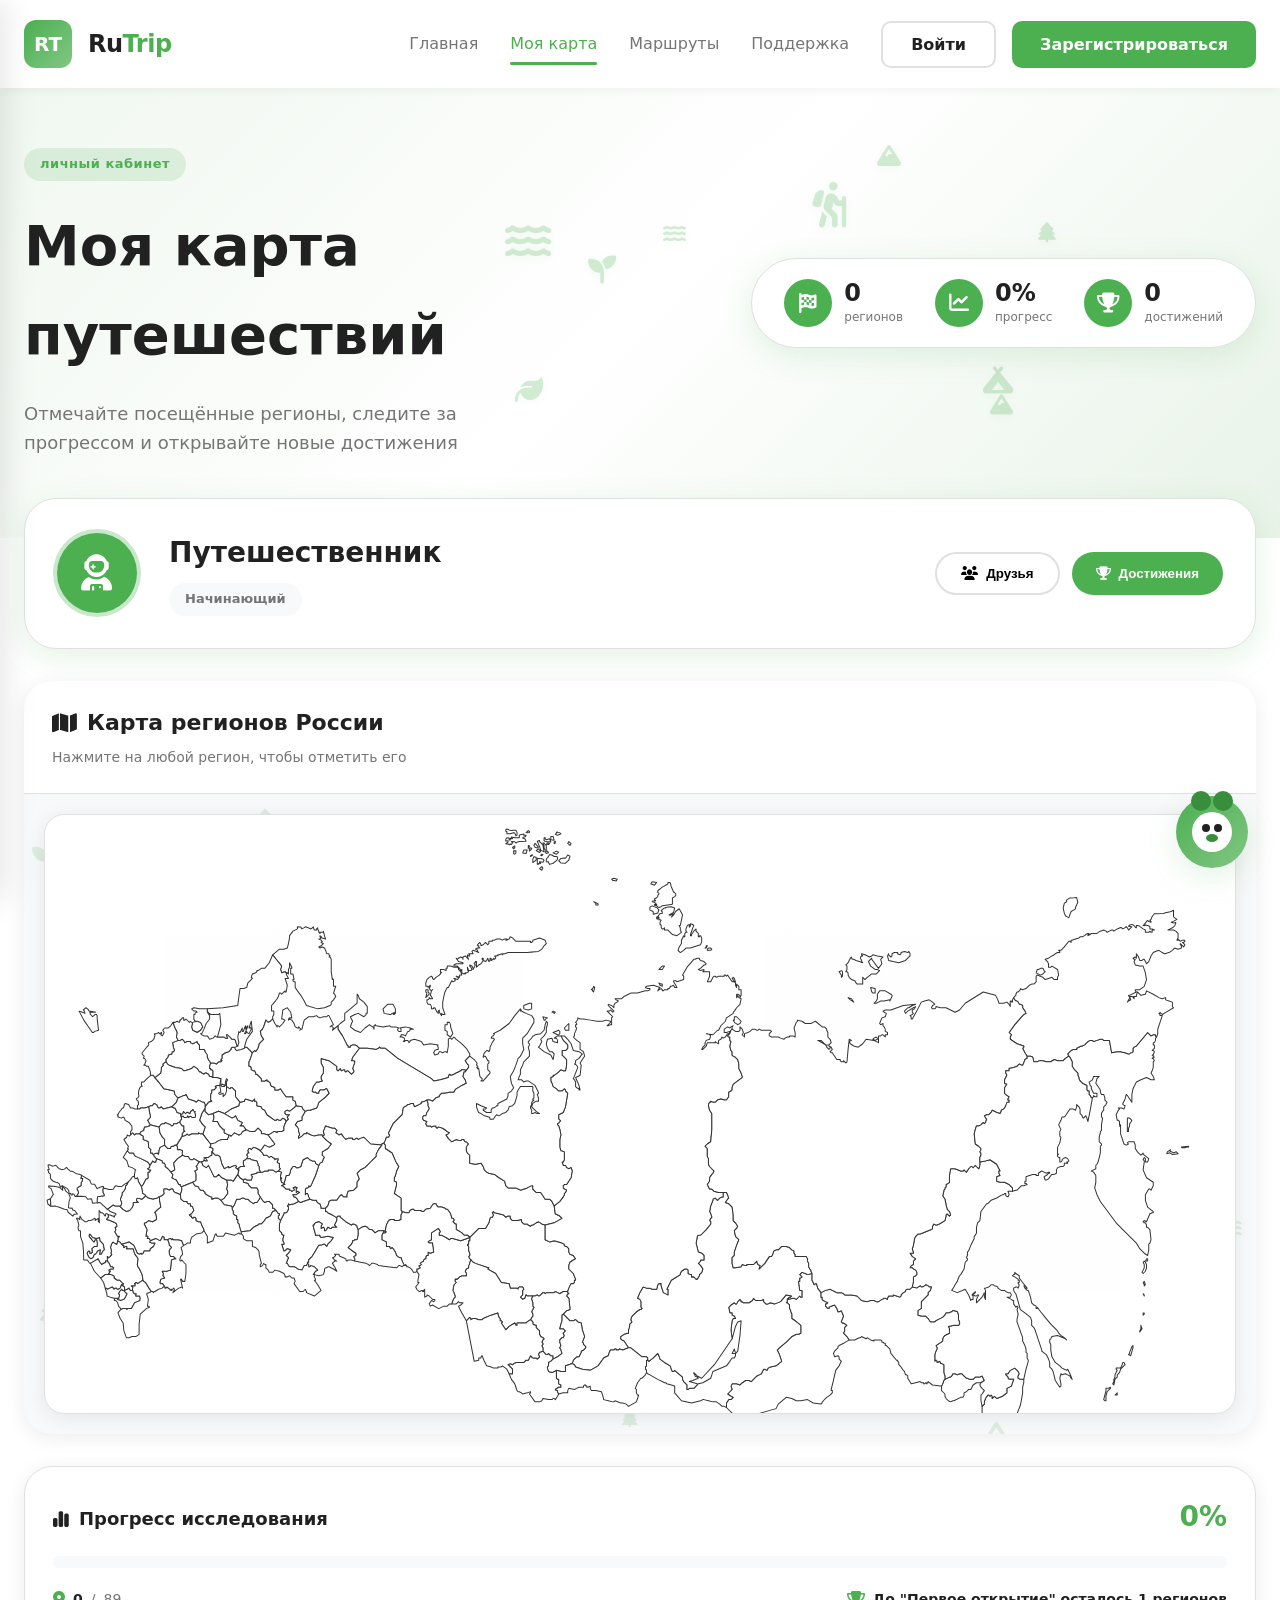
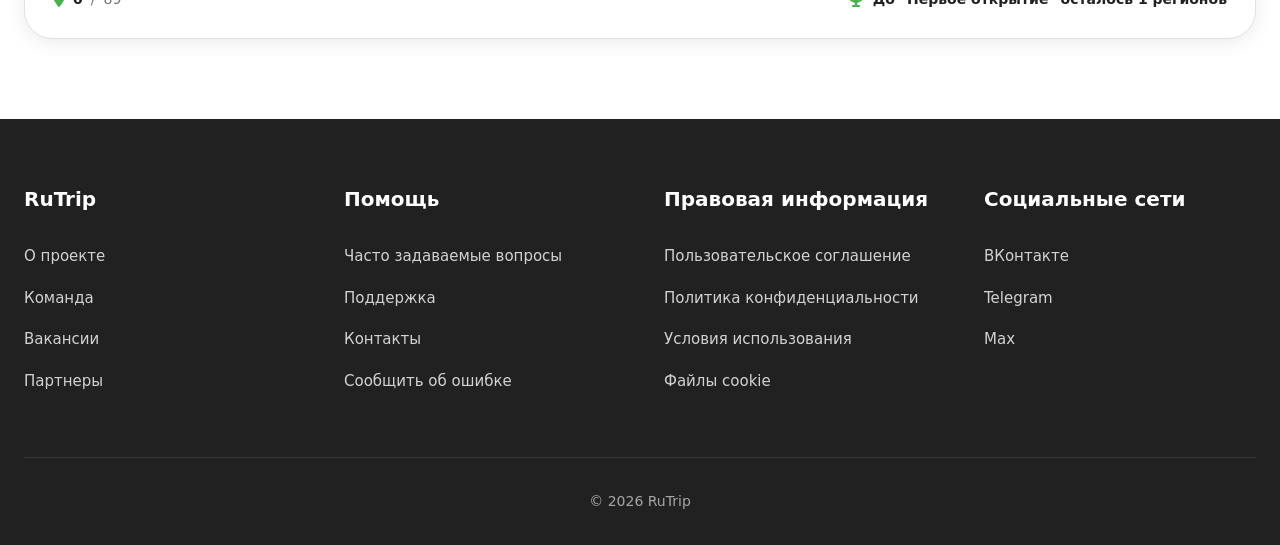
<file: frontend/User_Map/user-map.html>
<!DOCTYPE html>
<html lang="ru">
<head>
    <meta charset="UTF-8">
    <meta name="viewport" content="width=device-width, initial-scale=1.0">
    <title>RuTrip - Моя карта путешествий</title>
    <link rel="stylesheet" href="https://cdnjs.cloudflare.com/ajax/libs/font-awesome/6.4.0/css/all.min.css">
    <link rel="stylesheet" href="../style.css">
    <link rel="stylesheet" href="user-map.css">
</head>
<body>
    <!-- Шапка -->
    <header>
        <div class="container header-content">
            <a href="index.html" class="logo">
                <div class="logo-icon">RT</div>
                <div class="logo-text">Ru<span>Trip</span></div>
            </a>
            <button class="menu-toggle" id="menuToggle">
                <i class="fas fa-bars"></i>
            </button>
            <nav class="nav-main">
                <a href="index.html" class="nav-link">Главная</a>
                <a href="user-map.html" class="nav-link active">Моя карта</a>
                <a href="#" class="nav-link">Маршруты</a>
                <a href="#" class="nav-link">Поддержка</a>
                <div class="auth-buttons" id="authButtons">
                    <button class="btn btn-login"><a href="login.html" class="forgot-link">Войти</a></button>
                    <button class="btn btn-register"><a href="registr.html" class="forgot-linkReg">Зарегистрироваться</a></button>
                </div>
                <div class="profile-menu" id="profileMenu" style="display: none;">
                    <button class="btn btn-register" id="profileBtn">
                        <i class="fas fa-user"></i> Профиль
                    </button>
                    <div class="profile-dropdown" id="profileDropdown">
                        <a href="#" id="editProfileLink"><i class="fas fa-user-edit"></i> Редактировать профиль</a>
                        <a href="#" id="settingsLink"><i class="fas fa-cog"></i> Настройки</a>
                        <a href="#" id="logoutLink"><i class="fas fa-sign-out-alt"></i> Выйти</a>
                    </div>
                </div>
            </nav>
        </div>
    </header>

    <!-- Боковое меню -->
    <div class="sidebar" id="sidebar">
        <div class="sidebar-header">
            <h3>Меню</h3>
            <button class="sidebar-close" id="sidebarClose"><i class="fas fa-times"></i></button>
        </div>
        <ul class="sidebar-links">
            <li><a href="index.html"><i class="fas fa-home"></i> Главная</a></li>
            <li><a href="user-map.html"><i class="fas fa-map-marked-alt"></i> Моя карта</a></li>
            <li><a href="#" id="friendsMenuLink"><i class="fas fa-users"></i> Друзья</a></li>
            <li><a href="#" id="achievementsMenuLink"><i class="fas fa-trophy"></i> Достижения</a></li>
            <li><a href="#"><i class="fas fa-cog"></i> Настройки</a></li>
            <li><a href="#"><i class="fas fa-question-circle"></i> Помощь</a></li>
            <li><a href="#" id="logoutLinkSidebar"><i class="fas fa-sign-out-alt"></i> Выйти</a></li>
        </ul>
    </div>
    <div class="overlay" id="overlay"></div>

    <!-- Маскот -->
    <div class="mascot-container">
        <div class="mascot" id="mascot">
            <div class="mascot-ear left"></div>
            <div class="mascot-ear right"></div>
            <div class="mascot-face">
                <div class="mascot-eye left"></div>
                <div class="mascot-eye right"></div>
                <div class="mascot-nose"></div>
            </div>
        </div>
    </div>

    <main>
        <!-- Герой-секция с анимацией -->
        <div class="map-hero">
            <div class="map-hero-bg" id="mapHeroBg"></div>
            <div class="container">
                <div class="map-hero-content">
                    <div class="map-hero-text">
                        <span class="hero-badge">личный кабинет</span>
                        <h1>Моя карта путешествий</h1>
                        <p>Отмечайте посещённые регионы, следите за прогрессом и открывайте новые достижения</p>
                    </div>
                    <div class="stats-compact" id="statsCompact">
                        <div class="stat-compact">
                            <div class="stat-icon"><i class="fas fa-flag-checkered"></i></div>
                            <div class="stat-info">
                                <span class="stat-value" id="compactVisited">0</span>
                                <span class="stat-label">регионов</span>
                            </div>
                        </div>
                        <div class="stat-compact">
                            <div class="stat-icon"><i class="fas fa-chart-line"></i></div>
                            <div class="stat-info">
                                <span class="stat-value" id="compactPercent">0%</span>
                                <span class="stat-label">прогресс</span>
                            </div>
                        </div>
                        <div class="stat-compact">
                            <div class="stat-icon"><i class="fas fa-trophy"></i></div>
                            <div class="stat-info">
                                <span class="stat-value" id="compactAchievements">0</span>
                                <span class="stat-label">достижений</span>
                            </div>
                        </div>
                    </div>
                </div>
            </div>
        </div>

        <div class="container">
            <!-- Карточка пользователя -->
            <div class="user-profile-card">
                <div class="user-avatar-large">
                    <div class="avatar-ring"></div>
                    <div class="avatar-inner" id="userAvatar">
                        <i class="fas fa-user-astronaut"></i>
                    </div>
                </div>
                <div class="user-profile-info">
                    <h2 id="userNameDisplay">Путешественник</h2>
                    <div class="user-badges">
                        <span class="badge" id="userLevelBadge">Начинающий</span>
                    </div>
                </div>
                <div class="user-profile-actions">
                    <button class="btn-outline" id="friendsBtn"><i class="fas fa-users"></i> Друзья</button>
                    <button class="btn-primary" id="achievementsBtn"><i class="fas fa-trophy"></i> Достижения</button>
                </div>
            </div>

            <!-- Панели -->
            <div class="slide-panel" id="friendsPanel">
                <div class="panel-header">
                    <h3><i class="fas fa-users"></i> Мои друзья</h3>
                    <button class="panel-close" onclick="closePanel('friendsPanel')"><i class="fas fa-times"></i></button>
                </div>
                <div class="friends-grid" id="friendsGrid"></div>
            </div>

            <div class="slide-panel" id="achievementsPanel">
                <div class="panel-header">
                    <h3><i class="fas fa-trophy"></i> Мои достижения</h3>
                    <button class="panel-close" onclick="closePanel('achievementsPanel')"><i class="fas fa-times"></i></button>
                </div>
                <div class="achievements-stats">
                    <div class="achievement-stat">
                        <span class="achievement-stat-value" id="achievementsCount">0</span>
                        <span class="achievement-stat-label">из 5 получено</span>
                    </div>
                </div>
                <div class="achievements-grid" id="achievementsGrid"></div>
            </div>

            <!-- Карта -->
            <div class="map-card">
                <div class="map-header">
                    <h3><i class="fas fa-map"></i> Карта регионов России</h3>
                    <p>Нажмите на любой регион, чтобы отметить его</p>
                </div>
                <div class="map-wrapper">
                    <div class="map-bg-animation" id="mapBgAnimation"></div>
                    <div class="map-container" id="user-map-container">
                        <svg id="regionMap" xmlns="http://www.w3.org/2000/svg" viewBox="0 0 708.9 458.9" width="100%" height="100%">
                            <path class="szfo avt voLEN uts0 ekran1" data-id="enabled" data-title="Ненецкий автономный округ" data-code="RU-NEN" d="M207.4,112.8058h-3.3541l-2.6833,2.6833.6708,2.6833,3.3541.6708h.6708l.6708-.6708H207.4l.6708-.6708v.6708h0l-.6708.6708h.6708l.6708-.6708v-2.6833Zm30.8582,15.4291,1.3417.6708v2.0125l2.0125,1.3417,1.3417-2.0125-.6708-2.0125-.6708-2.0125h0v-1.3417l-.6708-1.3417H239.6v1.3417h-1.3417v3.3541Zm-18.7832-.6708-2.0125-.6708-2.6833-.6708-3.3541.6708h0l.6708.6708v1.3417h-1.3417l-.6708-.6708v-.6708l.6708-.6708-2.0125-.6708h-2.6833l-.6708-.6708-4.025.6708-4.025-.6708-.6708-.6708v0h0v.6708h-.6708v2.0125h0l-.6708-1.3417-1.3417-.6708-.6708-.6708-2.6833,2.0125-2.6833,2.6833-3.3541-1.3417-2.6833-2.0125.6708-2.0125.6708-1.3417-.6708-1.3417-.6708-1.3417,2.6833-1.3417,2.0125-.6708,3.3541,2.0125.6708-.6708.6708-.6708v-.6708h.6708v-4.025l-2.0125-2.6833-2.6833-2.0125-.6708-2.0125-.6708-.6708v5.3666l-4.025,3.3541-3.3541,2.6833v4.025l-2.6833,2.0125-1.3417,1.3417v2.0125l2.6833,4.025,2.0125,4.025.6708,1.3417.6708.6708v.6708h1.3417v-.6708l1.3417-.6708h1.3417l1.3417.6708,1.3417,1.3417h4.6958l5.3666.6708,1.3417-.6708.6708-.6708.6708.6708h2.6833l3.3542,2.6833,4.025,3.3541,20.1249,12.0749.6708.6708.6708.6708,4.025-.6708,4.6958-1.3417v-.6708l.6708-1.3417.6708.6708h.6708l1.3417-.6708,1.3417-.6708,1.3417-.6708,1.3417-.6708.6708-.6708h1.3417l1.2972.5064,1.3861-1.848v-1.3417l-.6708-.6708-1.3417-2.0125.6708-.6708.6708-.6708,1.3417-1.3417v-1.3417l-2.0125-3.3541-2.6833-2.6833-3.3541-2.6833-.6708-.6708-.6708-.6708-.6708.6708-.6708.6708h0l-.6708-.6708h-.6708l-.6708.6708v4.025l-.6708,4.025h0l-.6708-.6708h-.6708l-1.3417.6708-1.3417-.6708h-.6708l-.6708,1.3417-2.0125.6708-.6708-1.3417.6708-1.3417,1.3417-.6708h.6708v-1.3417l-.6708-1.3417h.6708l-4.6958-.6708-4.025.6708-1.3417-2.0125-4.025-1.3417-2.6833.6708v.6708l-.6708.6708-.6708-1.3417H214.78l-.6708.6708h-.6708l.6708-.6708v-1.3417l-1.3417-.6708h-1.3417l.6708-.6708v-.6708h1.3417l1.3417.6708.6708-1.3417.6708-1.3417h.6708l.6708-.6708v-.6708h2.0124Z" stroke="#606778" stroke-width="0.22456220687904804"></path>
                            <path class="dfo krai voVS uts7 ekran10" data-id="enabled" data-title="Забайкальский край" data-code="RU-ZAB" d="M452.9241,273.1341l-2.0125-.6708L449.57,273.805l1.3417,1.3417-.6708.6708H449.57V277.83h-.6708v.6708l.6708,4.6958h1.3417v4.025h-.6708l-.6708-.6708-1.3417,1.3417-.6708.6708-1.3417-.6708h-.6708l-3.3541.6708v1.3417l-.6708.6708h.6708l.6708.6708.6708.6708V293.93l.671,1.3415h0v.6708h0l.6708,1.3417v2.6833l2.0125,1.3417,3.3541,2.6833v4.6959l-1.3417.6708h-1.3417l-1.3415.6707-1.3417.6708-3.3541,3.3541-4.025,3.3541-.6708.6708-.6708.6708,1.3417,2.6833,1.3417,4.025-3.3541,2.6833-3.3543.671-1.3415.6707-.671,1.3418-1.3415-.671h-.6708l-.6708,1.3417-.6708,1.3417-1.3417.6708-1.3418.671-1.3415,1.3415-1.3417,1.3417-.6708.6708-1.3417-.6708H417.37l-2.0125,1.3417-1.3417,1.3417-.6-.2-1.4122-.4709H409.32l-.6708,1.3417.6708,2.0125h0l-.4673.4673-.8743.8743-1.3417,1.3417,2.0125,1.3417,1.3415.671-1.3415,1.3415h-1.3417l-1.3417,2.0125v2.6833l1.3417,1.3417,2.6833,2.6833,4.6958.6708,4.6958.6708h.6708l.6708-.6708.6708.6708h1.3417l1.3417-.6708,2.0125-1.3417,4.6958-1.3417,4.6958-1.3417,1.3417-2.6833,4.6958-4.025,3.3541.6708,2.6833,1.3416h2.6833l4.025-.6708,3.3541,2.0125,4.6958.6708,1.3417-2.0125,2.0125-2.0125,2.0125-1.3417,1.3417-1.3417V342.9h-.6708v-.6708l1.3417-5.3666,1.3417-6.0375,2.0125-2.6833,1.3417-2.6833-.6708-.6708-.6708-.6708v-1.3417l-.6708-.6708-2.0125.6708-.6708-2.0125.6708-1.3417,2.0125-2.0125v-.6708l.6708-.6708,2.6833-1.3417,3.3541-2.0125L477.7447,310.7l-2.0125-2.0125h0l.6708-1.3417v-2.0125l.6708-.6708.6708-.6708-2.0125-1.3417h-.6708l-.6708-.6708,1.3417-3.3542-1.3417-3.3541-1.3417.6708h-.6708l-.6706-2.0123-1.3419-2.0126-2.0125.6708-1.3417.6708v.6708h-.6708l-1.3417-1.3417v-1.3417h.6708l.6708-.6708-1.3417-.6708-1.3417-.6708-.6708-.6708v-1.3417h-.6708v-2.6833l-2.0125-2.6833-.6708-2.6833h-.6708l-.6708.6708h0l-1.3417-2.6833v-4.025l-2.6833.6708-1.3417-.6708Z" stroke="#606778" stroke-width="0.22456220687904804"></path>
                            <path class="pfo resp voCNT uts3 ekran8" data-id="enabled" data-title="Республика Башкортостан" data-code="RU-BA" d="M162.4549,230.8719l-.6708-.6708V229.53h-2.0125l-2.0125-.6708-2.0125.6708-2.0125.6708-1.3417.6708-1.3416-.6708-2.6833,1.3417-2.6833.6708-.6708-.6708v.6708l-.6708.6708h0l.6708.6708v1.3417l-.6708,1.3417-.6708.6708H142.33v.6708l-.6708,1.3417-1.3417,2.6833h0l-.6708,2.0125v4.025l.6708.6708.6708.6708h0v.6708l.6708.6708h.6708l-.6708,2.0125V253.68l.6708,1.3417v.6708h-1.3417l.6708,2.0125.6708,2.0125h.6708l1.3417-1.3417,2.0125.6708-1.3417,2.0125-1.3417,1.3417.6708.6708.6708.6708-1.3417,3.3541h.6708l.6708,1.3417.6708.6708h2.6833l1.3417.6708.6708.6708,2.6833.6708,1.3417-2.6833h1.3417l.6708-1.3417v-.6708h.6708v-1.3417l1.3417-1.3417.6708-.6708,2.0125-3.3541,2.0125-3.3541h1.3417l1.3417-.6708h.6708l.6708.6708.6708.6708.6708-1.3417,2.0125-2.0125,1.3417-2.0125-3.3541-.6708-4.025.6708-.6708-.6708v-.6708h-2.6833v-.6708l-1.3417-4.6958v-.6708h.6708v-.6708l.6708-.6708,2.0125-.6708,2.0125,1.3417-.6708,1.3417v1.3417l1.3417-.6708.6708.6708v1.3417h.6708l.6708-.6708.6708-1.3417,1.3417.6708h.6708l.6708-.6708h2.6833l-.6708-.6708-.6708-.6708,1.3417-2.6833v-2.0125h-.6708l-2.0125-1.3417-2.6833-1.3417-.6708-.6708h-.6708V234.226h-2.6833v-.6708l-.6708-2.0125h-.6708l-.6708-.6708Z" stroke="#606778" stroke-width="0.22456220687904804"></path>
                            <path class="cfo obl voMSK uts0 ekran5" data-id="enabled" data-title="Белгородская область" data-code="RU-BEL" d="M61.2266,210.747l1.0733-.6708.1342-1.3417-.6037-1.3417-.6037-.6708-4.025-2.0125-3.1529-1.3417-.7379-.6709-.6037-1.3416h-2.415l-1.2746-1.3417-2.415,4.025.8721.6708,1.3417,1.3417.3354,1.3417.47,1.3417.0671.6708,2.2137.6708,2.1467,1.3417H53.78l-.47,2.6833v2.0125l.8721.6708.8721-.6708.805,2.6833,1.61,2.6833.47-.6708.6037-.6708.6708-1.3417,1.0062-2.0125h.6708l.6708-.6708-.1342-1.3417v-2.0125h.9392l.6708-1.3417h-.9392l-.8721-.6708Z" stroke="#606778" fill="#337AB7" stroke-width="0.22456220687904804"></path>
                            <path class="szfo obl voLEN uts0 ekran1" data-id="enabled" data-title="Мурманская область" data-code="RU-MUR" d="M159.7715,66.5186v.3354L158.43,67.86l-2.0125-.805-1.3417-.47-.6708.5367-1.3417.7379-.6708-1.0733-.6708-.0671-1.3417-.2012V67.86l-2.6833,1.3417-2.0125,2.6833v1.3417l-.6708,3.3542-.6708,2.6833-2.0125.6708h-2.6833l-4.025,3.3541,2.6833,3.3541,2.6833,3.3542-.6708,2.0124.6708,2.0125,2.0125-.6708.6708.6708h.6708l.6708.6708V92.01l.6708-1.3417V87.9851l1.3417,2.6833v.6708h-.6708v3.3541h1.3417l.6708,3.3541h-.6708v.6708l.6708.6708h.6708v3.3541l1.3417,2.0125,2.0125,2.6833,2.0125,3.3541,1.3417,2.6833,6.7083,2.0125,4.025-.6708,3.3542-1.3417.6708-.6708v-1.3417l1.3417-1.3417,1.3417-2.0125h0l-.6708-1.3417h0l-.6708-.6708.6708-2.0125.6708-2.0125h-1.3417v-4.025h0l-.6708-.6708v.6708h0l-.6708-4.6958V85.9727h0l-.6708-1.3417h-.6708l.6708-.6708-.6708-.6708v-.6708h-1.3417l-.6708-2.0125-.6708-1.3417-1.3417-.6708-1.3417.6708-.6708-.6708h0l1.3417-.6708,1.3417-1.3417-1.3417-.6708h0l.6708-.6708-.6708-.6708-1.3417-.6708h.6708l.6708-.6708-.6708-.6708v-.6708l1.3417,1.3417,2.0125.6708-.6708-2.0125-.6708-2.6833v.6708h-2.0125v.6708l-.6708-.6708h0v-.6708l-.6708-1.3417v-.6708l-.6708.6708v.6708h-1.3417l-.6708-1.9454v-.0671Z" stroke="#606778" stroke-width="0.22456220687904804"></path>
                            <path class="dfo avtob voVS uts8 ekran11" data-id="enabled" data-title="Еврейская автономная область" data-code="RU-YEV" d="M552.8777,336.1921h-2.0125l-1.3416-.6711-.6709,0-2.0125-2.0125-.6708-.6708h-1.3417l-1.3417.6708-1.3417-.6708h-1.3417l-.6708,1.3417-.6708.6708H538.79l-2.6833,1.3417-.6708.6708-.6708,2.0125-.6708,1.3417V342.9l.6708.6708,1.3417,1.3417v1.3417l.6708,1.3417.6708.6708.6708.6708h0l1.3417.6708,1.3417-.6708h.6708l4.025-2.0125H546.84l.6708-1.3417V344.242l1.3417-.6708,1.3417-1.3417h1.3417l1.3417-2.6833,2.0125-1.3417h2.6833l2.0125-1.3417-.6708-1.3417h0l-.6708-1.3417-1.3417.6708h-2.6833l-1.3417,1.3417h0Z" stroke="#606778" stroke-width="0.22456220687904804"></path>
                            <path class="szfo resp voLEN uts0 ekran1" data-id="enabled" data-title="Республика Коми" data-code="RU-KO" d="M210.0838,145.0057l-4.025-3.3541-3.3542-2.6833h-2.6833l-.6708-.6708-.6708.6708-1.3417.6708-5.3666-.6708h-4.6958l-2.0125,2.6833-2.0125,2.6833-.6708,2.0125h1.3417l.6708.6708-.6708,2.0125-.6708,2.0125.6708,1.3417v.6708l-.6708.6708-.6708.6708-.6708-.6708-1.3417-1.3417h-.6708l-.6708.6708-.6708-.6708v-.6708h-.6708l-1.3417.6708-.6708-1.3416-1.3417,1.3416-.6708-.6708v-2.0125l-4.6958-3.3541-4.6958-1.3417v2.6833l1.3417,2.6833v3.3542l-1.3417,2.0125v1.3417l.6708,1.3417-2.0125.6708h-1.3417l-2.0125,2.6833-.6708,2.6833.6708.6708h1.3416l.6708.6708h1.3417v-.6708l.6708-1.3417H166.48l.6708-.6708h.6708l.6708,1.3417.6708,1.3417-2.6833,2.6833-3.3541,2.6833-.6708,2.0125-.6708,1.3417-4.025,1.3417h-1.3417l-1.3417.6708-2.0125,3.3541v2.0125l-2.6833.6708-1.3417,2.0125,1.3417,1.3417.6708,1.3417h0V188.61l.6708,2.0125-.6708.6708v1.3417l2.0125-1.3417,1.3417-1.3417h1.3417V189.28l2.6833,1.3417,2.0125.6708,2.6833-.6708h2.0125v.6708l1.3417-.6708-.6708-2.0125,1.3417-3.3541,4.025,1.3417h1.3417l1.3417,1.3417-.6708,1.3417h0l2.0125,1.3417,1.3417-.6708,1.3417,2.0125,1.3416,1.3417,1.3417-.6709h2.6833v.6708h1.3416l.6709-.6709h.6708l.6708.6708h0l1.3417-.6708,2.0125-.6708,4.025,4.025,6.7083.6708v-.6708l1.3417-.6708.6708-1.3417.6708-2.0125h1.3417l.6708-1.3417-.6708-.6708V189.28l1.3417-2.6833,1.3417-2.6833,2.6833-2.6833,2.6833-2.6833.6708-4.025.6708-.6708,1.3417-.6708h0l.6708-.6708h.6708l1.3417-.6708h1.3417v.6708l.6708,1.3417,1.3417-.6708,1.3417-.6708,1.3417-.6708h0v-.6708l2.0125-.6708,1.3417-.6708h2.0125l1.3417.6708h0l2.0125-2.0125,2.0125-.6708v-.6708l1.3417-1.3417h2.0125l2.6833-.6708h2.6833l.6711-1.3417.6706-.6708,3.1172-1.87,2.92-1.4839-.6708-2.0125-1.3417-2.0125.6708-2.6833h.6708l.6265-.8352-1.2973-.5064H248.321l-.6708.6708-1.3417.6708-1.3417.6708-1.3417.6708-1.3417.6708h-.6708l-.6708-.6708-.6708,1.3417v.6708l-4.6958,1.3417-4.025.6708-.6708-.6708-.6708-.6708-20.1249-12.0749Z" stroke="#606778" stroke-width="0.22456220687904804"></path>
                            <path class="skfo resp voUG uts0 ekran7" data-id="enabled" data-title="Республика Ингушетия" data-code="RU-IN" d="M47.4746,283.8674l-.5367-.6708h-.8721l-.2012-.6708h-.3354l-1.0733,1.3417-.7379,1.3417.6708.6708-.5367,2.0125-.7379.6708,1.8783.6708,2.1467-.6708h0l.2683-.6708h.1342l1.4087-2.6833-1.4758-1.3417Z" stroke="#606778" stroke-width="0.22456220687904804"></path>
                            <path class="pfo krai voCNT uts3 ekran8" data-id="enabled" data-title="Пермский край" data-code="RU-PER" d="M179.2256,193.3054l-1.3417-1.3417-1.3416-2.0126-1.3417.6709-1.2144-.81-.7981-.5319.6708-1.3417-1.3417-1.3417h-1.3417l-4.025-1.3417L165.809,188.61l.6708,2.0125-1.3417.6708,2.6833,2.6832,2.6833,2.0126-2.0125,2.6832-3.3541,2.0126v2.0125l1.3417,1.3417-.6708.6708-.6708,2.0125-1.3417.6708-.6708,1.3417-2.0125,6.0375-2.6833,6.0375-.6708.6708-.6708-.6708v.6708l-.6708.6708h-.6708l-.6708.6708v3.3541l.6708-.6708h.6708l.6708,2.0125.6708,1.3417,2.0125.6708h2.0125v.6708l.6708.6708.6708.6708h.6708l.6708,2.0125v.6708h2.6833l1.3417-1.3417.6708-2.0125h0v-.6708l1.3417-.6708h3.3541l1.3417-2.0125,1.3417-1.3417,1.3417,1.3417h2.0125V226.176l.6708-2.0125,3.3541-.6708,2.0125-2.0125h0v-2.6833l1.3417-2.0125-1.3417-3.3542,2.0125-2.0125,1.3417-.6708,1.3417-.6708,3.3541-3.3541,3.3541-3.3541v-1.3417l1.3417-2.6833,2.0125-2.6833-6.7084-.6708-4.0249-4.025-2.0126.6709-1.3417.6708h0l-.6707-.6709h-.6709l-.6708.6708h-1.3417v-.6708h-2.6833l-1.3417.6708Z" stroke="#606778" stroke-width="0.22456220687904804"></path>
                            <path class="cfo obl voMSK uts0 ekran3" data-id="enabled" data-title="Рязанская область" data-code="RU-RYA" d="M92.6886,189.9513l-1.3417-.6708v.6708l-3.9882-.04-1.3785.7108h-.6567l-.6849-.6708-.6708.6708-1.3417.6708H81.687L78.4,196.66l.47,1.3417v1.3417h1.4758l1.5429.6708-.2013,1.3417.2683,1.3417,1.3417.6708h2.0125l.6708,1.3417.6708.6708h1.3417l.6708-.6708,3.3541,2.0125h1.3417l.5378-.2688.8039-.402h0V205.38l.6708.6708h1.3417l-.6708-1.3417-1.3229-.37,1.3229-.3h1.3417l.6708-.6708,1.3417-.6708v-2.0125l.6708-.6709V198.672l-1.3417-.6708h-.6708l.6708-.6708v-1.3417l-2.6833-3.3541L94.03,189.9513H92.6886Z" stroke="#606778" stroke-width="0.22456220687904804"></path>
                            <path class="cfo obl voMSK uts0 ekran3" data-id="enabled" data-title="Смоленская область" data-code="RU-SMO" d="M76.9912,164.46l-2.5492-.6708-3.5554-.6708L68.27,159.7639,65.4529,156.41l-.9392-1.3417H63.105l-.8721.6708-1.4758,1.3417-2.0125,2.0125H57.47l-.0671,1.3417.1342.6708h.2012l.0671.6708h-.6037l-.6708.6708-.6037,1.3417-.2683,2.0125.2683,1.3417-.0671.6708-.6708.6708-.805.6708.4025.6708.7379.6708.2012,2.0125-.6708.6708.1342,1.3417-.2683.6708h1.4758l.6708-.6708h2.3479l2.3479-.6708,1.14-.6708h1.0733l.47-.6708.6037-.6708,1.4087.6708,1.0062,2.0125h1.14l.6038-.6708.6037.6708.6708.6708,5.1654-1.3417,2.593-2.7038,1.0966-2.6628-.8721-.6708-1.0062-1.3417-.2683-.6708Z" stroke="#606778" stroke-width="0.22456220687904804"></path>
                            <path class="dfo resp voVS uts6 ekran10" data-id="enabled" data-title="Республика Бурятия" data-code="RU-BU" d="M430.7867,291.2465h-1.3417l-1.3417-1.3417v-1.3417l-1.3417.6706-1.3417,0h-2.0125l-.6708-.6708-.6708-.6708-.6708,1.3417-2.0125,1.3417h-3.3541l-.6708-.6708h-.6708v-.6708l-.6708-.671-1.3417,1.3419-.6708,1.3417h-.6708l-.6708-.6708-2.0125,1.3414-1.3417,1.3419.6708,3.3541H409.32v1.3417l1.3417.6708.6708,1.3417h-1.3417l-.6708,1.3414-.6708,5.3668.6708,5.3666,2.0125-7.3791,1.3417-2.6833,2.0125-.6708-.6708,8.7208-1.3417,9.3916-.6708.6708-.2121.3261-.4587-.3261-.3678-.6708-.303-1.3417-.6708,1.3417-.6708,1.3417h2.0125v1.3417l-.6708,1.3417H409.32l-1.3417,2.0125-2.0125,2.6833-8.05,3.3541-.6708,2.0125-.6708,2.0125-4.6958,2.6833-2.6833.6708-.6708.6708-2.0125,2.0125h-2.6833l-.6708.6708h-.6708v-2.6833l-.6484-.6486-1.364-1.3639-.6709-1.3418V334.85l-4.6958-4.025-.6708.6708h-.6708l-.6708-1.3417-.6708-2.0125-3.3541-2.0125-2.6833-2.0125-.6708-2.0125-.6709-1.3418-2.6833,2.6835-2.6833,2.0125-.6708-.6708h-.6708v3.3541l-.6708.6708v1.3417l.6708.6708v1.3417l.6708.6708,1.3417.6708,4.6958,2.6833,4.025,2.0125h.6708l.6708.6708,2.6833.6708,2.0125.6708v4.025l4.025,4.6958,6.0374,1.3417,5.3666-1.3417,1.3417-.6708h.6708l2.6833.6708,2.6833.6708h2.0125l2.0125,1.3417,1.3417,1.3417h1.3417l1.3417.6708v-2.6833l1.3417-2.0125h1.3417l1.3417-1.3417-1.3417-.6708-2.0124-1.3418,1.3415-1.3415L409.32,342.23h0l-.6708-2.0125.6708-1.3417h2.6833l2.0125.6708h0l1.3417-1.3417,2.0125-1.3417h2.0125l1.3417.6708.6708-.6708,1.3417-1.3417,1.3417-1.3417,1.3417-.6708,1.3417-.6708.5641-1.1282.7775-1.5552h.6708l1.3417.6708.6708-1.3417,1.3417-.6708,3.3541-.6708,3.3541-2.6833-1.3417-4.025-1.3417-2.6833,1.3417-1.3417,4.025-3.3541,3.3541-3.3541,1.3417-.6708,1.3417-.6708h1.3417l1.3417-.6708v-4.6958l-3.3541-2.6833-2.0125-1.3417v-2.6833h0l-.6708-1.3417h0v-.6708h0l-.6708-1.3417v-.6708h0v-1.3417l-.6708-.6708-.6708-.6708H441.52l.671-.671v-1.3415l1.3417-1.3417h.6708l.6708-.6708L441.52,285.88l-3.3541,4.025-3.3541,1.3417-2.6833-.6708-1.3417.6708Z" stroke="#606778" stroke-width="0.22456220687904804"></path>
                            <path class="sbfo obl voCNT uts6 ekran10" data-id="enabled" data-title="Иркутская область" data-code="RU-IRK" d="M405.966,224.8344h-2.0125v2.6833h-.6708l-1.3417.6708-.6708.6708-.6708.6708h0l-1.3416-1.3418-.6149.3074-.7269.3635v.6708h0l-1.3417,3.3541-.6708,3.3541.6708,1.3417.6708,2.0125-.6708.6708-.6708,1.3417.6708.6708v1.3417l-2.6833,3.3541-3.2253,3.2253-1.47.1288-.6708.6708v.6708h0l-.6708,3.3541,1.3417,5.3666,2.0125.6708,1.3417,1.3417v2.6833H390.537v.6708l-.6708.6708-.6708.6708,1.3417,1.3417,1.3417,2.0125-.6708,2.0125-1.3417,1.3417v.6708l-1.3417,2.0125h-.6708l-.6708-.6708-.6708-.6708H385.17v-1.3417H384.5l-1.3417-.6708v-2.0125l-.6708-.6708h-1.3416l-2.0126,1.3418-.6708,1.3417v.6708l-5.3666,3.3541-2.6833,5.3666h.6709V285.88L368.4,284.5381l-1.3417-4.025v-1.3417h-1.3417l-.6708.6708-.6708,2.6833h-2.6833l-1.3417-.6708h-2.0125l-2.0125-.6708-2.0125,3.3542-1.3417,3.3541,1.3417.6707.6707,1.3418v3.3541l.6708.6708-.6708.6708h-.6708L352.3,295.9422l-2.6833,2.6833-.6708,2.0125.6708,1.3417-.6708.6708-.6708.6708v1.3417l-.6708,2.0125v2.0125h-.6708l-2.0125.6708L342.9082,310.7v1.3417l.6708.6708,1.3417.6708,1.3417,2.0125,1.3417,2.0125h1.3417L352.3,320.092l3.3541,2.6833h2.6833l.6708.6708v1.3417l.6708.6708,2.6833-2.0125,2.6833-2.6833.6708,1.3417.6708,2.0125,2.6833,2.0125,3.3541,2.0125.6708,2.0125.6708,1.3417h.6708l.6708-.6708,4.6958,4.025v1.3417l.6708,1.3417.6708.6708,1.3417,1.3417V342.23l.6708,0,.6708-.6708h2.6833l2.0125-2.0125v-.6708l-4.6958-1.3417,2.0125-.6708,3.3541-1.3417-.6708-.6708-1.3417-.6708v-.6708l-.6708-.6708v-.6708l2.0125,2.0125,2.6833,1.3417,8.05-8.7208L409.32,312.042l-.6708-5.3666.6708-5.3666.6708-1.3417h1.3417l-.6708-1.3417-1.3417-.6708v-1.3414l-1.3417,0-.6708-3.3541,1.3417-1.3417,2.0125-1.3417.6708.6708h.6708l.6708-1.3417,1.3417-1.3417.6708.6708v.6708h.6708l.6708.6708h3.3541l2.0125-1.3417.6708-1.3417.6708.6708.6708.6708h3.3541l1.3417-.6708v1.3417l1.3417,1.3417h1.3417l1.3417-.6708,2.6833.6708,3.3541-1.3417,3.3541-4.025,3.3541.6711-.6708.6708h-.6708l-1.3417,1.3417,3.3543-.671.6707,0,1.3417.6708.6708-.6708,1.3417-1.3417.6708.6708h.6708v-4.025H449.57l-.6708-4.6958V277.83h.6708v-2.0125h.6708l.6708-.6708-1.3417-1.3417,1.3417-1.3417,2.0125.6708,1.3417.6708,2.6833-.6708-.6708-1.3417v-.6708l-.6708-.6708-.6708-1.3417v-2.0125l-.6708-1.3417v-1.3417l-.6708-1.3417h-6.7083V261.73l-.6708-.6708v-1.3417l-1.3417-.6708-1.3417-1.3417-2.0125-.6708h-2.6833l-2.0122,2.0127-1.3419,0-1.3417.6708L433.47,261.73l-.6708,1.3417h-1.3417l-2.6833,4.025-3.3541,3.3542.6708-2.0125-1.3417-.6708-.6708-1.3417v-.6708l-1.2084,1.2089-.8038.8038-1.3419,0H418.041v.6708H417.37l-2.0125-.6708-.6708,1.3417-3.3541.6708h-1.3417l-.6708-2.6833v-3.3541l.6708-.6708.6708-.6708v-2.0125l1.3417-4.025,1.3417-3.3541-2.0125-2.0125-.6708-3.3541,1.3417-1.3417.6708-1.3417-1.3417-2.0125-1.3417-1.3417v-3.3541l-.6708-4.6958-2.0125-2.0125-2.0122-.6707,1.3414-2.0126.6708-.6708-.6708-2.0125-.6708-1.3417Z" stroke="#606778" stroke-width="0.22456220687904804"></path>
                            <path class="cfo obl voMSK uts0 ekran5" data-id="enabled" data-title="Липецкая область" data-code="RU-LIP" d="M78.4,196.66H77.3266l-.8721.6708H75.3812l-.5367.6708-.2683.6708H73.3016l-.8721-.6708-1.14-1.3417-2.8175,1.3417-.4025,1.3417-.3354.6708.0671.6708L67.6,202.0262l-.805-.6708-2.2137.6708.4025,1.3417,1.2746,1.3417,1.8783.6708,1.61.6708v.6708h-.0671l.6037.6708h.805l.6037,1.3417-.2012.6708,1.6771,1.3417,1.8112,2.0125,1.2746-.6708,1.0733-.6708-.6708-4.025,2.3479-2.6833,2.9516-2.0125-.2683-1.3417.2013-1.3417-1.5429-.6708H78.8694v-1.3417L78.4,196.66Z" stroke="#606778" stroke-width="0.22456220687904804"></path>
                            <path class="skfo krai voUG uts0 ekran7" data-id="enabled" data-title="Ставропольский край" data-code="RU-STA" d="M48.4809,258.3759l.4025-.6708-.2012-.6708H47.81l-.805.6708-.1342-.6708.0671-.6708h-.6708l-.47-.6708-1.14-1.3417-1.3417-.6708-.3354,1.3417-.3354.6708-1.2075-.6708-1.0062-.6708-.8721,1.3417-.5367,2.0125.6037,2.0125-.4025,1.3417.5367.6708-1.0062,1.3417-1.0733.6708-.2683-.6708h-.3354l.0671,2.6833,1.0733,1.3417.8721,2.0125h.9392l.8721.6708-.2683.6708H39.0893l-1.14.6708.2683.6708h.7379l-.5367.6708-.805,1.3417h1.5429l1.7442.6708.3354.6708-.1342.6708,1.8783,1.3417h1.4758l1.2746,1.3417.7379.6708h.3354l-.5367.6708h-.6708l1.6771,1.3417.2683,2.0125,1.4758-.6708,1.0062-.6708.2683.6708.5367.6708h1.2075l.3354-2.0125-1.0062-.6708h2.2808l.1342-1.3417H53.378l1.0062-.6708.9392.6708,1.8783-1.3417,1.2075-.6708-.5367-3.3541L56.33,270.4508l-.9392-1.3417-.4025-1.3417.47-3.3541-.805-1.3417L53.6463,261.73l-.5367-1.3417-.6038-2.0126Z" stroke="#606778" stroke-width="0.22456220687904804"></path>
                            <path class="szfo obl voLEN uts0 ekran2" data-id="enabled" data-title="Новгородская область" data-code="RU-NGR" d="M86.6511,135.614v-.6708H84.6386l-1.3417.6708-.6708-1.3417-.9392-.6708-1.2746.6708H79.3391l-3.3541,1.3417.47,2.6833.6708,2.0125-.6038.6708h-.805l-.0671.6708-.1342.6708-2.0125.6708-.3354,1.3417L71.96,145.6765l.1342,1.3417.8721,1.3417.9392.6708,3.7567,1.3417,3.69.6708,1.2746,1.3417h.6708l2.0125-.6708,2.0125-.6708.6708-.6708.6708-.6708,2.0125,1.3417,1.3417,2.0125h.6708l.6708.6708,1.3417.6708.6708-.6708h.6708l1.3417.6708.6708,1.3417h.6708l1.3417.6708v-4.025l-.6708-.6708H98.726v-.6708h-.6708v-1.3417l.6708-2.0125-1.3417-2.0125-.6708-1.3417v-2.0125l-1.3417-1.3417V140.31l-.6708-.6708H92.0177v-2.6833l-.6708-.6708-.6708-.6708h0v-.6708l-1.3417.6708-1.3417.6708-1.3417-.6708Z" stroke="#606778" stroke-width="0.22456220687904804"></path>
                            <path class="sbfo obl voCNT uts5 ekran9" data-id="enabled" data-title="Томская область" data-code="RU-TOM" d="M287.2292,243.6176h-2.0125l-1.3417-1.3417v-1.3416l-2.6833.6708h-2.6833l-1.3417-1.3417v-1.3417h-1.3417l-1.3417.6708-.6708-.6708-.6708-.6708-2.6833-.6708-2.6833-.6708-.6708-.6708h0l-.6709.6708.6709,1.3417-.6708,1.3417h-.6708l-.6708.6708-.6708,2.6833-2.0125,3.3541h-4.025L255.7,248.9843l-2.6833,2.6833V253.68h-.6708v2.0125h-.6708v.6708l.6708.6708v2.6833l.6708,1.3417v1.3417l-.6708.6708.6708,1.3417.6708.6708,1.3417,1.3417,1.3417.6708,8.0325,2.7231-.6267.6939,4.6691,2.62,3.3541,5.3666,4.6958.6708.6708,2.6833h4.025l.6708.6708v-.6708l.6708-.6708h2.0125l.6708,1.3417-.6708.6708V285.88l-.6708.6708-.6708.6708.34.34,1.0017,1.0015,1.3417-.6708.6708-2.0125.6708.6708h4.6958l1.3417-.6708.6708.6708h.6708l.6708-.6708,1.3417-1.3417h.6708l.6708.6708.6708-.6708h4.6958l.6708-.6708,1.3417.6708,1.3417.6708,2.0125-1.3417h2.6833l.6708-2.0125,1.3417-2.6833h1.3417l.6708-.6708V277.159h.6708v-.6708l-1.3417-3.3541-2.6833-2.6833v-2.0125l.6708-2.0125,2.0125-1.3417,1.3417-.6708-1.3417-2.0125-2.0125-.6708-.6708-1.3417v-2.0125l-1.3417-1.3417h-.6708l-.6708-.6708v-.6708l-1.3417-.6708-2.0122-.6709-2.6836-.6707-2.7715.6267-2.5951-1.2975v-8.7208l-2.0125-.6708-2.0125-1.3417-1.3417.6708-2.0125,1.3417h-.6708l-.6708.6708-1.3417-.6708Z" stroke="#606778" stroke-width="0.22456220687904804"></path>
                            <path class="urfo avt voCNT uts3 ekran9" data-id="enabled" data-title="Ханты-Мансийский автономный округ - Югра" data-code="RU-KHM" d="M261.0669,209.4051l-1.3417-2.0125-3.3543.6711-3.3541-.6708V202.697l-1.3416-1.3419-.6709-1.3414v-2.0125l.6709-1.3419.6707-.6706-1.3417-1.3417h-.6708l-.6708-.6708v-.6708h-1.3417l-.6708.6708h-.6708l-2.0124-.6711-1.3418.6711-1.3417.6708h0l-2.0125-2.0125-1.3417-2.0125,1.3417-.6708.6708-.6708L239.6,188.61l-.6708-.6708-2.0125-1.3417-2.0125-.6708h-.6708l-.6708.6708-.6708-.6708v-.6708H231.55l-1.3417.6708-.6708-.6708h-2.0125l-.6708-1.3417.6708-1.3417-2.0125-.6708-.6708-1.3417.6708-1.3417h1.3417l.6708-2.0125,1.3417-2.0125v-.6708l-.6707-1.3419v-1.3415l-.6708-2.0125-1.3417.6708-2.0125.6708v.6708h0l-1.3417.6708-1.3417.6708-1.3417.6708-.6708-1.3417v-.6708h-1.3417l-1.3417.6708h-.6708l-.6708.6708h0l-1.3417.6708-.6708.6708-.6708,4.025-2.6833,2.6833-2.6833,2.6833-1.3417,2.6833-1.3418,2.6832v.6708l.671.671-.6708,1.3417h-1.3417l-.6708,2.0125-.6708,1.3417v.6708l.6708.6708v2.0125l2.0125,1.3417,2.0125,1.3417,2.0125,4.6958.6708,1.3417,1.3417,2.0125-1.3417,2.6833-.6708,2.6833-.6708,1.3417v2.0125h0l1.3417.6708v1.3417l-.6708,2.6833-.6708,2.6833,2.0125,1.3417,2.0125,1.3417v7.3791l.6708.6708,2.0125.6708h2.0125l.6708-1.3417,1.3417-.6708h.6708l.6707.6708h3.3543l1.3417.6708h.6708l.6708-.6708.6708-.6708,2.6833-.6708,1.3417-2.0125.6708-.6708h1.3417l.6708,1.3417.6708.6708h2.0125l2.0125.6708.6708.6708H239.6l.6709.6708,1.3417,2.0125.6708,2.6833h.6708l.6708.6708v.6708l-.6708.6708,1.3417,1.3417h.6708v3.3542l1.3417.6708,2.0125,1.3416.6708.6708.6708.6708h2.0125l1.3417,1.3417,2.6833-2.6833,2.6833-2.6833h4.025l2.0125-3.3541.6708-2.6833.6708-.6708h.6708l.6708-1.3417-.6708-1.3417.6708-.6708.6708.6708,2.6833.6708,2.6833.6708.6708.6708.6708.6708,1.3417-.6708h1.3417v1.3417l1.3417,1.3417h2.6833l2.6833-.6708v1.3417l1.3417,1.3417h2.0124l.6708.6708,1.3417.6708.6708-.6708h.6708l2.0125-1.3417,1.3417-.6708,2.0125,1.3417,2.0128.6707,5.3663-1.3415,4.6961-2.6834-1.342-1.3415L304,237.58l-.6708-4.6958-1.342-2.6832-1.3417-1.3417h-2.6833l-1.3417-2.0125-1.3417-2.0125h-2.6833l-2.0125-2.0125v-2.0127h-.6708l-2.6833,1.3417-4.025,1.3419-1.3417-.6708-1.3417-.6708h-4.6958l-1.3417-1.3417-.6708-2.6833-3.3541-2.0125-2.6833-2.0125-3.3541-.6708-1.3417-.6708-1.3417-1.3417Z" stroke="#606778" stroke-width="0.22456220687904804"></path>
                            <path class="cfo obl voMSK uts0 ekran3" data-id="enabled" data-title="Костромская область" data-code="RU-KOS" d="M126.23,171.168l-.6708-.6708h-.6708v-1.3417l-.6708.6708-.6708.6708-2.0125-.6708-2.0125-.6708-.6708.6708v.6708l-2.6833.6708-.6708,1.3417v.6708l-4.6958,2.0125-4.025,2.6833,4.6958,2.6833,1.3417-.6708.6708-.6708.6708,1.3417.6708,1.3417,1.3417.6708,1.3417.6708-.6708,1.3417-.6708.6708H118.18l1.3417,2.0125,2.6833,1.3417h2.6833l1.3417-1.3417.6708-.6708,2.0125,2.0125v1.3417h1.3417l2.6833.6708,1.3417-.6708,2.0125-1.3417h.6708l1.3417.6708V188.61h2.6833l1.3417-.6708v-2.0125l.6708-2.0125.6708-1.3417-.6708-1.3417-1.3417-.6708-.6708.6708-.6708.6708h-.6708l-1.3417-.6708-.6708.6708h-.6708l-4.6958-3.3541-.6708-1.3417-.6708-1.3417-1.3417-.6708-.6708-.6708h0v-.6708l-2.6833-.6708v-2.0125Z" stroke="#606778" stroke-width="0.22456220687904804"></path>
                            <path class="cfo obl voMSK uts0 ekran5" data-id="enabled" data-title="Воронежская область" data-code="RU-VOR" d="M69.7462,206.722v-.6708l-1.61-.6708-1.8783-.6708h0l.1342.6708-.4025.6708v.6708H64.9833l-.8721-.6708-.7379,1.3417-.9392,1.3417L62.3,210.0761l-1.0733.6708.8721.6708h.9392l-.6708,1.3417h-.9392v2.0125l.1342,1.3417-.6708.6708H60.22l-1.0062,2.0125-.6708,1.3417-.6037.6708-.47.6708.7379,4.025,1.2075.6708.5367.6708,1.5429,1.3417,2.75.6708,2.8846-.6708.47-.6708h.5367l1.4758-.6708,1.4088-1.3417-.2013-1.3417.0671-1.3417h1.6771l1.61.6708,1.0063-.6708h.8721l.6038,1.3417.7379.6708,1.7442.6708,1.4758.6708.9392-2.6833-.1342-2.0125-.8721-.6708.1342-.6708H79.6745l-.6708-1.3417-.7379-1.3417-1.4087-.6708-1.2075-.6708.2013-.6708.3354-1.3417-.6708-.6708-.5367-.6708-1.8112-2.0125L71.49,209.4053l.2012-.6708-.6037-1.3417h-.805l-.6037-.6708h.067Z" stroke="#606778" stroke-width="0.22456220687904804"></path>
                            <path class="ufo resp voUG uts0 ekran7" data-id="enabled" data-title="Республика Адыгея" data-code="RU-AD" d="M32.8506,253.68l-.3354-2.0125-1.8112.6708-2.2808-.6708L27.35,250.3259l-.6708-.6708-.5367.6708.2012.6708.3354.6708,1.2075,1.3417,1.0733,1.3417h.4025l.6037-1.3417h.7379l.47,2.0125-.2012,2.0125H29.4293l-1.5429,1.3416.1342,1.3417.2012.6708-.6708.6708h-.8721l.1342-.6708-.2683-.6708h-.5367l-.6708.6708-.2683.6708.805,2.0125,1.3417,1.3417,1.3417-.6708.8721-2.0125h.6037l.5367-.6708.8721-1.3417,1.4758-.6708-.2012,1.3417-.2683,1.3417h1.0733l.3354-.6708.3354-.6708.4025-.6708.805-.6708-.6708-3.3541Z" stroke="#606778" stroke-width="0.22456220687904804"></path>
                            <path class="dfo obl voVS uts9 ekran11" data-id="enabled" data-title="Сахалинская область" data-code="RU-SAK" d="M634.719,340.8879h0l-1.3417.6708h-1.3417V342.9l-.6708,2.6833-.6708,2.6833.6708.6708h.6708v-2.6833l.6708-2.6833,1.3417-1.3417.6708-.6708Zm4.025,4.6958v-1.3417l-.6708.6708-.6708.6708Zm4.6958-18.1124-.6708-1.3417h-.6708l-.6708,2.0125-.6708,1.3417h-2.6833v.6708l.6708.6708-.6708,1.3417-.6708,1.3417V334.85l-.6708,1.3417v1.3417l-.6708,1.3417.6708.6708.6708-3.3541.6708-.6708.6708-.6708v-1.3417l1.3417-1.3417.6708-2.0125,1.3417-1.3417,1.3417-1.3417Zm4.6958-11.4041h0l-.6708.6708-1.3417,3.3541v.6708l-.6708.6708,1.3417.6708,1.3417-4.6958Zm5.3666-10.0625-.6708-2.0125v2.0125l-.6708,1.3417v.6708h0Zm.6708-9.3916v1.3417l.6708-.6708v-.6708Zm.6708-10.0624h0l-.6708-1.3417.6708.6708Zm-.6708-8.05.6708,1.3417v.6708l.6708-.6708-.6708-2.0125-.6708.6708Zm2.6833-12.7458v-1.3417h-.6708l-.6708,1.3417Zm-2.0125,4.025-1.3417,2.6833.6708.6708,1.3417-1.3417.6708-2.0125v-2.0125l-.6708-1.3417-.6708-.6708-.6708.6708.6708,1.3417Zm-55.6789,33.5415-3.3541-4.025-2.6833-3.3541-2.0125-2.6833v.6708h-.6708v-1.3417l-1.3417-.6708-1.3417-1.3417-.6708-3.3541-1.3417-4.025h0v0h-.6708l-1.3417-1.3417-.6708-1.3417h.6708l.6708.6708v.6708h.6708l-2.6833-3.3541-2.0125-2.6833v-1.3417l-2.0125-1.3417-.6708-.6708v1.3417h-.6708l-.6708.6708,1.3417.6708,2.0125,1.3417v.6708h.6708v1.3417h-.6708v.6708h0l.6708.6708-.6708,2.0125-.6708-.6708h-.6708l-1.3417.6708v1.3417l.6708,1.3417.6708.6708,1.3417,4.6958,1.3417,4.6958,2.6833,2.0125,3.3541,2.6833.6708,2.0125v2.6833l1.3417,1.3417.6708,1.3417,4.025,12.0749v.6708l2.6833,2.0125,1.3417,2.6833.6708,2.0125v2.6833l1.3417,1.3417.6708,1.3417,1.3417,5.3666,2.6833,4.025.6708-.6708v-1.3417l-.6708-3.3541.6708-2.6833.6708.6708h0l2.0125-.6708,1.3417.6708,1.3417.6708.6708,1.3417.6708.6708-1.3417-3.3541-1.3417-2.6833-.6708.6708-1.3417-.6708-1.3417-.6708-1.3417-1.3417-2.6833-2.0125-2.0125-3.3541-.6708-4.025v-3.3541l-.6708-1.3417v-1.3417l.6708-.6708.6708-1.3417,3.3541-.6708,3.3541,1.3417,1.3417.6708.6708.6708-1.3417-1.3417-2.0125-1.3417-1.3417-1.3417-.6708-1.3417-4.025-4.025Z" stroke="#606778" stroke-width="0.22456220687904804"></path>
                            <path class="ufo fed voUG uts0 ekran7" data-id="enabled" data-title="Севастополь" data-code="RU-SEV" d="M3.4993,233.0826l-1.7006-1.1782L1.19,229.4813l2.0308-.9254Z" stroke="#606778" stroke-width="0.22456220687904804"></path>
                            <path class="pfo obl voCNT uts2 ekran6" data-id="enabled" data-title="Самарская область" data-code="RU-SAM" d="M129.5842,229.53l-1.3417-2.0125-.6708,1.3416-1.3417,2.0125h-1.3417l-.6708.6708h0l-2.0125-1.3417-1.3417-1.3417h-1.3417l-1.3417-.6708h-.6708l-1.3417.6708h-2.0125l-1.3417,3.3541-1.3417,2.0125v.6708l.6708,1.3417V237.58l.6708.6708,1.3417.6708v2.0125h.6708v2.0125h0l.6708.6708.6708,2.6833.6708,2.0125,5.3666-.6708,2.0125-2.0125,2.6833-1.3417.6708-.6708h1.3417l1.3417-1.3417,1.3417-2.0125,1.3417-.6708,1.3417-.6708,1.3417-2.6833,2.0125-.6708-1.3417-1.3417h-.6708v-2.0125l-.6708-.6708-1.3417-1.3417h-1.3417l-1.3417.6708-.6708-.6709Z" stroke="#606778" stroke-width="0.22456220687904804"></path>
                            <path class="ufo obl voUG uts2 ekran6" data-id="enabled" data-title="Астраханская область" data-code="RU-AST" d="M77.3937,253.0092h-.8721l-.7379-.6708-.1342.6708h-.1342l-.5367-.6708h-.8721l-1.14.6708.6708,1.3417.4025,2.0125.805.6708.5367.6708-.8721.6708-.6037,1.3417.2012,2.0125.6708,1.3417h1.7441l1.4087,1.3417H76.79l-1.4758.6708-.3354,3.3541-.2683,2.6833-2.415.6708H69.8133l.1342.6708.6708.6708-.2683.6708-.2012.6708.6708.6708.47.6708-2.2808.6708-.6037,2.0125.2683.6708h1.3417l.47.6708.47.6708v.6708h.6708l-.1342.6708h.6037l.4025-.6708,1.9454,1.3417.0671.6708h.0671l.7379-.6708H75.65l-.1342.6708.47-.6708.6708-.6708.4025.6708-.067.6708-.5367.6708-.2683.6708.805-.6708.805-.6708,1.8783-1.3417,1.9454-.6708.3354.6708-1.2075-5.3666H81.15l.805,1.3417h1.3417l.6708-4.6958v-5.3666l-1.3417-1.3417-1.0733-1.3417-.6708.6708-.6708-.6708.6037-2.0125,1.14-1.3417-.2683-2.0125-.6708-2.0125,1.61-1.3417-.6708-1.3417-.4025-1.3417-2.0125-.6708H77.3937Z" stroke="#606778" stroke-width="0.22456220687904804"></path>
                            <path class="cfo obl voMSK uts0 ekran3" data-id="enabled" data-title="Владимирская область" data-code="RU-VLA" d="M102.2813,182.5721h-2.2135l.6708-2.6833-.6708-2.0125h0l-2.6833.6708-2.0125-2.0125v-2.0125l-1.9782,3.319-1.3388,4.0375.6588.6587.68,1.3388,2.0188,2.0188L94.03,189.9513l2.0125,2.6833,2.6833,3.3541,2.6833-.6708,2.0125-1.3417,2.0125-.6708h3.3541v-.6708l.6708-.6708v-1.3417l-1.3417-.6708-1.3417-.6708V187.268h-.6708l-2.0125-2.0125-.6708-1.3417-.6709-1.3417Z" stroke="#606778" stroke-width="0.22456220687904804"></path>
                            <path class="sbfo krai voCNT uts5 ekran10" data-id="enabled" data-title="Красноярский край" data-code="RU-KYA" d="M309.3666,126.8933l.6708,1.3417H312.05V124.21l-2.6833,2.6833Zm16.1-22.8082h.6708v.6708l.6708.6708.6708-2.6833-.6708-.6708h0v.6708Zm4.025-50.5135v-.6037l-.6708-.47-2.0125-.8721,1.3417,1.0733v.9392ZM340.8956,38.21l-2.0125-.5367-1.3417.6037.6708.6708h.6708l1.3417.4025ZM409.32,97.3768l.6708.6708v.6708l1.3417.6708-.6708-2.0125-.6708-.6708-.6708.6708ZM365.7163,92.01h2.0125l1.3417-2.0125h-1.3417l-.6708.6708-.6708.6708-.6708.6708Zm-.6708-33.6086.6708-1.9454-1.3417-1.3417-2.0125-.6708-.6708-.3354-1.3417.805v1.7442l1.3417.5367.6708.5367v1.3417Zm14.7582,1.0062-2.0125-3.5554-2.0125,1.4758-1.3417,2.2137-.6708.805-.6708.4025.6708-.8721.6708-.7379V58.804l-.6708.3354-1.3417.5367h0l-.6708-.1342,2.6833-1.5429.6708-2.5492-2.0125-.7379-2.6833.2683-.6708.1342V55.45h-.6708l-.6708.2683-1.3417,1.2075.6708.805v.805l-.6708.1342-.6708.0671-.6708.805-.6708,1.0062-.6708.2683v1.0062l.6708.2012V60.9507l.6708-.2012h0v1.6771l.6708-.0671.6708.2683-.6708,1.2746V65.244l.6708.4025v1.4758l.6708.7379H368.4l.6708-.6708v1.3417h2.0125l1.3417,1.3417,1.3417,1.3417,2.6833.6708,2.6833-2.0125-.6708-1.3417V67.1894l-.6708-1.2746v-.0671l.6708-.0671.6708-3.1529.6708-3.22ZM394.562,77.9227h-.6708v.6708l-.6708.6708h.6708Zm.6708,2.6833h1.3417l.6708-.6708-.6708-.6708h-1.3417l-.6708.6708v.6708ZM383.8287,66.854v-1.61l-.6708.2683-.6708.6708-.6708,1.6771v1.3417h0l.6708.6708h-.6708l-.6708.6708h0v2.0125h-.6708v-.6708l-.6708,1.3417-.6708,1.3417V76.581l-1.3417,2.0125L377.12,80.606l1.3417,1.3417,2.0125-1.3417,1.3417-1.3417H384.5l4.025-1.3417,2.0125-.6708.6708-2.0125V73.2269l-.6708-1.3417h-.6708v.6708h-.6708V71.2144h0v-.6708l-.6708-.6708-.6708-.6708V67.86l-1.3417,1.3417L385.17,71.2144v.6708H384.5v-.6708l2.0125-5.5679-1.3417-.7379-.6708-.0671V66.049Zm28.1748,35.2186v.6708l-.6708-1.3417V100.06l-.6708-.6708H409.32l-1.3417-2.0125-1.3417-2.0125-.6708.6708h0l-.6708-.6708h-.6708v.6708H401.27l-1.3417.6708-.6708-.6708h-.6708l-.6708.6708-1.3417,2.6833H394.562l1.3417-3.3541V93.3518h-4.025l.6708-.6708V92.01l-2.0125.6708-1.3417-.6708,1.3417-.6708,1.3417-1.3417.6708-.6708h.6708l.6708-.6708L392.55,87.3143l-2.0125-.6708-.6708-.6708v-.6708h-1.3417l-1.3417.6708h-.6708l-4.025,4.6958-2.6833,4.6958.6708.6708v2.0125l-4.025,1.3417-.6708-.6708h-1.3417v.6708l1.3417,2.0125.6708,1.3417H375.108l-.6708-1.3417-1.3417.6708h-.6708v.6708l-.6708.6708h-.6708v.6708h-2.0125l-.6708.6708h-.6708v-.6708l-.6708-.6708-1.3417.6708-.6708.6708.6708-1.3417.6708-.6708-4.025-1.3417-4.025.6708-.6708.6708,1.3417.6708H360.35v.6708l-1.3417.6708h-1.3417l-2.6833.6708-2.0125.6708h-4.025l-1.3417.6708h0l-2.6833,1.3417-1.3417,1.3417h-4.025l.6708.6708,1.3417.6708-.6708.6708-1.3417.6708-.6708,1.3417v1.3417l-1.3417-1.3417-2.0125-.6708v.6708l2.0125,2.0125,1.3417,1.3417-.6708.6708h0l-.6708-.6708-.6708-.6708-.6708.6708h-1.3417l1.3417,1.3417,2.0125,2.0125h0l-.6708.6708h0v4.025h-.6708l-1.3417.6708h-.6708l.6708-.6708.6708-.6708.6708-.6708v-.6708l-2.6833-.6708-2.0125.6708h-3.3542l-4.025-.6708-4.025-.6708h-2.0125l-1.3417-.6708v.6708l-.6708,1.3417-.6708.6708.6708.6708v.6708h-.6708v1.3417l.6708.6708-.6708,2.0125-.6708,1.3417v.6708h0v.6708l-.6708.6708,2.0125,2.0125,2.0125,1.3417v4.025l2.0125,1.3417.6708,2.6833L320.1,145.6765l-1.3417,2.0125.6708,1.3417-.6708,6.0375-1.3417.6708-1.3417.6708,2.0125,4.6958.6708,2.6833h-.6708v-.6708l-1.3417-.6708-.6708-.6708v-2.6833l-.6708-1.3417-.6708-.6708,2.6833-6.7083-.6708-1.3417-1.3417-.6708.6708-.6708v-.6708h0v-.6708l2.0125-1.3417,2.0125-2.6833-2.0125-1.3417-3.3542-.6708-.6708-2.0125-.6708-2.0125-2.0125-2.6833-2.0125-2.0125h-2.0125l.6708,1.3417.6708,1.3417,1.3417,1.3417,1.3417,1.3417v2.0125l-1.3417,1.3417h-2.0125v2.6833l1.3417,1.3417,1.3417,1.3417v3.3542l-.6708,3.3541h-1.3417l-1.3417-.6708-1.3417,1.3417-2.6833,2.0125h-.6708v.6708h0l-1.3417.6708v2.0125l.6708,1.3417.6708,2.0125h0l2.0125,1.3417,1.3417,1.3417h2.0125l1.3417-1.3417.6708.6708v.6708l.6708.6708.6705.6707-1.3413,8.05-1.3417,3.3541-2.6833,1.3417v1.3417h0V181.23l1.0687.797-.6168,1.0683-1.1227.818v.6708l.6705.6707.6711,2.0126.6708,3.3541-.6708,2.6833v4.6958l.6708,2.0125,2.0125.6708v1.3417h0V205.38l-.6708,1.3417h-.6708l.6708,2.0125h1.3417l.6708,1.3417,1.3417.6708,1.3417-.6708.6708,2.0125-.6708,4.025-2.6833,4.025h-1.3417l-.6708.6708v1.3417l.6708.6708,1.3417.6708-.6708,1.3417-.6708.6708v.6708l-.6708,1.3417-2.0125,2.6833-3.3541,2.6833L304,237.58l2.6833,1.3417,1.3417,1.3417-4.6958,2.6833-5.3666,1.3417v8.7208l2.5948,1.2976,2.7718-.6268,2.6833.6708,2.0125.6708,1.3417.6708v.6708l.6708.6708h.6708l1.3417,1.3417v2.0125l.6708,1.3417,2.0125.6708,1.3417,2.0125-1.3417.6708-2.0127,1.3418-.6706,2.0124v2.0125l2.6833,2.6833,1.3414,3.3542,0,.6707h-.6708v1.3417l-.6708.6708h-1.3417l-1.3417,2.6833-.4311,1.2925-.24.72v.6708l.6708.6708h-.6708l-.6708,1.3417.6708.6708.6708.6708.6708,6.0375V294.6l-2.0125.6708-2.0125,2.0125,2.0125,2.0125,2.0125,2.0125h2.0125l1.3417-.6708,1.3417,1.3417,2.0125.6708.6708,4.025,1.3417,4.025L320.1,314.0545l.6708.6708h0v.6708l.6708.6708.6708.6708v.6708l-1.3417,1.3417-1.3417.6708v.6708l-1.3417,2.6833h-1.3417l-.6708.6708-1.3417,1.3417-.6708,2.0125,1.3417.6708.6708,1.3417,4.025,1.3417,4.6958.6708,4.6958-2.6833,3.3541-4.6958,1.3417-.6708,1.3417-.6708.6708-2.0125.6708-1.3417h2.0125l.6708-.6708h.6708v.6708h1.3417l.6708-.6708,2.0125.6708,3.3541-1.3417-1.3417-2.0125-1.3417-2.0125-1.3417-.6708-.6708-.6708V310.7l2.0125-1.3417,2.0125-.6708h.6708v-2.0124l.6709-2.0126v-1.3417l.6708-.6708.6708-.6708-.6709-1.3416.6709-2.0126,2.6833-2.6833,2.0125-1.3417h.6708l.6708-.6708-.6708-.6708v-3.3541l-.6708-1.3417-1.3417-.6708,1.3417-3.3541,2.0125-3.3542,2.0125.6708H360.35l1.3417.6708h2.6833l.6708-2.6833.6708-.6708h1.3417v1.3418l1.3417,4.025,2.6834,1.3416v-3.3541h-.6708l2.6833-5.3666,5.3666-3.3541v-.6708l.6708-1.3417,2.0125-1.3417h1.3417l.6708.6708v2.0125l1.3417.6708h.6707v1.3416h1.3417l.6708.6708.6708.6708h.6708l1.3417-2.0125v-.6708l1.3417-1.3417.6708-2.0125-1.3417-2.0125-1.3417-1.3417.6708-.6708.6708-.6708v-.6708H392.55v-2.6833l-1.3417-1.3417-2.0125-.6708-1.3417-5.3666.6708-3.3541v-.6708h0l.6707-.6707,1.47-.1288,3.2254-3.2254,2.6833-3.3541v-1.3417l-.6708-.6708.6708-1.3417.6708-.6708-.6708-2.0125-.6709-1.3416.6709-3.3543,1.3416-3.354v-.671h0l1.3417-.6708.6708.6708.6708.6708h0l.6708-.6708.6708-.6708,1.3417-.6708h.6708v-2.6833H401.27l-2.6833-.6708-.6708-.6708-.6708-.6708h-1.3417l-1.3417-2.6833,1.3417-2.0125v-2.0125l1.3417-2.0125.6708-.6708.6708-1.3417-1.3417-1.3417-1.3417-1.3417-.6708-1.3417v-3.3541l-.6708-1.3417V198.672l-.6708-.6708-.6708-.6708,1.3417-1.3417,2.0125-1.3417.6708-7.3791v-9.3916l-1.3417-2.0125-.6708-2.6833V172.51l.6708-1.3417h.6708v-.6708l1.3417.6708h1.3417l1.3417-1.3417,2.0125-.6708,2.0125.6708h1.3417l1.3417-2.0125v-2.6833l1.3417-.6708.6708-.6708v-1.3417l.6708-2.0125,2.6833-2.0125,2.6833-2.0125v-.6708l-.6708-2.0125-1.3417-2.6833V148.36l-.6708-2.6833-1.3417-1.3417-1.3417-.6708-.6708-.6708v-2.0125l-.6708-.6708-.6708-2.6833.6708-2.6833-.6708-.6708V132.26h-.6708l-.6708-.6708,1.3417-1.3417.6708-2.0125.6708-.6708v-1.3417l.6708-.6708-1.3417.6708-.6708.6708-1.3417-.6708-2.0125,1.3417v2.0125h1.3417l2.0125-.6708v.6708l-.6708.6708h-.6708l-1.3417,2.0125-1.3417.6708-.6708-.6708h0l-.6708,1.3417-1.3417.6708h0v2.0125l-1.3417-.6708-.6708-.6708v.6708H394.562l-.6708,2.0125-2.0125,2.0125h-.6708l.6708-1.3417,1.3417-1.3417V135.614l.6708-1.3417,2.0125-.6708.6708-2.0125-.6708-.6708-1.3417-.6708h-.6708l4.025.6708,2.6833-2.6833h.6708l.6708-1.3417.6708-1.3417,1.3417-1.3417,1.3417-1.3417.6708-2.0125,4.025-2.6833v-.6708l.6708-.6708,1.3417-2.0125,2.0125-2.0125.6708-3.3542-1.3417-.6708-.6708-1.3417v.6708l-.6708.6708h0v-2.0125h.6708l1.3417.6708v1.3417l.6708-1.3417V104.085h-1.3417v-2.0125l-1.3417-1.3417v1.3417Zm-48.9706-51.05-.6708.1342-.6708.4025.6708.2683.6708.2012.6708.6037.6708.6708-.6708.0671-.6708-.0671v.47l.6708.1342.6708.0671.6708.7379.6708.4025,1.3417-.47.6708-.6037,5.3666-.6708.6708-.3354V49.4124l1.3417-.805.6708-.805v-.7379l-.6708-.7379v-.1342l-.6708-.3354-1.3417-3.1529-.6708-2.4821-1.3417-.0671v.9392l-3.3541,1.8783-2.6833,2.1467v1.14l.6708.2683v.6037l-.6708.6708V48.54l-.6708.7379-.6708.3354-.6708.3354v.5367l.6708.47v.2012h-.6708Zm-1.3417-11.27-.6708.8721v.6037h.6708l1.3417.6037,1.3417-1.6771Zm5.3666,60.9784-1.3417-.6708h0l.6708,1.3417,1.3417.6708v-1.3417h-.6708Z" stroke="#606778" stroke-width="0.22456220687904804"></path>
                            <path class="dfo krai voVS uts8 ekran11" data-id="enabled" data-title="Приморский край" data-code="RU-PRI" d="M583.0651,336.1921h-2.0125l-1.3417-.6708V334.18l.6708-1.3417-.6708-1.3417-1.3417-1.3417-.6708-.6708h0l-2.6834,1.3414-1.3416,2.0128h-1.3417v.6708l.6708.6708.6708.6708v.6708l.6708.6708h2.6833l-1.3417,4.025-2.6833,1.3417v2.6833l-2.6833,2.0125-3.3541,1.3417-.6708-.6708-.6708-.6708-.6708.6708-.6708.6708v-1.3417l-.6708-.6708-.6708.6708-.6708-.6708h-.6708l-1.3417,2.0125-.6708,2.0125V350.95l-1.3417,1.3417v7.3791l-.6708,1.3417.6708,1.3417-.6708.6708-.6708,1.3417.6708,2.0125-1.3417,1.3417h-5.3666l-2.0125.6708-.6708,2.6833-1.3417.6708-.6708.6708.6708,1.3417.6708,1.3417,2.0125,4.025.6708,4.025.6708.6708v.6708l-.6708,4.6958-2.0125.6708-.6708,1.3417h.6708l.6708.6708.6708,1.3417.6708,1.3417.6708-1.3417v-.6708l-.6708-.6708-.6708-.6708h3.3541v-1.3417l.6708-2.6833,1.3417-2.0125-.6708-.6708.6708-.6708h.6708v2.0125l.6708-.6708.6708-.6708.6708-.6708V383.15l.6708,2.0125v1.3417h.6708v-.6708h.6708l.6708.6708.6708-.6708h0l1.3417.6708.6708.6708h0v-1.3417l.6708.6708h0l1.3417-.6708,1.3417-1.3417,4.025-4.025,2.6833-4.6958.6708-.6708v-1.3417h.6708v-2.6833l.6708-2.0125v-1.3417l1.3417-1.3417.6708-3.3541L578.3693,359l1.3417-4.025,1.3417-3.3541.6708-3.3541.6708-4.025v-3.3542l.6708-2.6833Z" stroke="#606778" stroke-width="0.22456220687904804"></path>
                            <path class="ufo krai voUG uts0 ekran7" data-id="enabled" data-title="Краснодарский край" data-code="RU-KDA" d="M41.84,242.9468l-3.0187-1.3417-2.08-.6708.3354-.6708.8721-.6708-.2683-.6708.1342-.6708-.7379-.6708h-.9392v.6708l-.2012.6708h-.0671l-.6037-.6708L34.93,237.58l-.9392-.6708h-.8721l-.4025-.6708-.47-.6708v4.025l.2012,3.3541-.3354-.6708h-.3354l-.0671-1.3417v-.6708l-.8721.6708-.9392.6708v-.6708h.2683l-.47-.6708-1.2746.6708-1.2075.6708H25.74l-.8721.6708H23.7944l-1.8112-1.3417-1.14-2.0125-.2012,1.3417.1342.6708-1.14-.6708H18.696l.805,1.3417.6708,2.6833-.47,1.3417.1342,1.3417.47.6708h.805l.0671,2.0125-.0671,1.3417,1.4087,4.025.4025,4.6958.1342,5.3666H25.27l.8721,1.3417.5367.6708h.47l2.1467-1.3417,2.2808-1.3417,1.0733,2.0125,1.0733,1.3417,2.415-1.3417-.0671-.6708h1.0733l-.0671-2.6833h.3354l.2683.6708,1.0733-.6708L39.76,261.73l-.5367-.6708.4025-1.3417-.6037-2.0125.5367-2.0125.8721-1.3417,1.0062.6708,1.2075.6708.3354-.6708.3354-1.3417.3354-.6708-.0671-1.3417h.4025l.3354-.6708h-1.14l-1.5429-2.6833.3354-.6708.2683-.6708-.2683-.6708L41.84,245.63h.47l.6037-.6708-.2683-1.3417-.805-.6708Zm-9.3245,8.7208.3354,2.0125,1.8783,2.0125.6708,3.3541-.805.6708-.4025.6708-.3354.6708-.3354.6708H32.4481l.2683-1.3417.2012-1.3417-1.4758.6708-.8721,1.3417-.5367.6708h-.6037l-.8721,2.0125-1.3417.6708-1.3417-1.3417-.805-2.0125.2683-.6708.6708-.6708h.5367l.2683.6708-.1342.6708h.8721l.6708-.6708-.2012-.6708-.1342-1.3417,1.5429-1.3417h1.5429l.2012-2.0125-.47-2.0125H29.966l-.6037,1.3417H28.96l-1.0733-1.3417-1.2075-1.3417-.3354-.6708-.2012-.6708.5367-.6708.6708.6708,1.0733,1.3417,2.2808.6708Z" stroke="#606778" stroke-width="0.22456220687904804"></path>
                            <path class="szfo obl voLEN uts0 ekran1" data-id="enabled" data-title="Вологодская область" data-code="RU-VLG" d="M124.8884,152.3848h-.6708l-1.3417-.6708v-1.3417l-.6708-.6708h-.6708v-2.6833l.6708-1.3417.6708-2.0125.6708-2.0125-2.0125-2.0125-1.3417-1.3417h-1.3417v.6708l-2.0125.6708-2.6833.6708-.6708-.6708-.6708-1.3417h-1.3417l-.6708.6708v.6708l-1.3417,1.3417-2.0125.6708-2.0125,1.3417v2.0125l-.6708.6708v.6708h.6708l-.6708.6708h-1.3417l-.6708.6708-.6708.6708-1.3417-.6708H98.7261l-.6708,2.0125v1.3417h.6708v.6708h.6708l.6708.6708v4.025H102.08l2.6833.6708v4.025l.6708-.6708,2.0125.6708v-2.0125l.6708-2.0125.6708.6708-.6708,1.3417v2.6833l2.0125,1.3417.6708-.6708h.6708l2.0125,2.0125v3.3541l2.6833,3.3542,2.6833-.6708v-.6708l.6708-.6708,2.0125.6708,2.0125.6708.6708-.6708.6708-.6708v1.3417h.6708l.6708.6708v2.0125l2.6833.6708v.6708h0l.6708.6708,1.3417.6708.6708,1.3417.6708,1.3417,4.6958,3.3541h.6708l.6708-.6708,1.3417.6708h.6708l.6708-.6708.6708-.6708,1.3417.6708.6708,1.3417,1.3417-1.3417-.6708-1.3417.6708-.6708.6708-.6708h-2.0125l-.6708-.6709v-1.3416l1.3417-.6708,1.3416.6708,2.6833-2.0124,1.3417-1.3417-.6708-2.6833-1.3417-.6708v-2.0125h-4.025l-2.0125-2.6833-1.3417-2.0125-1.3417.6708h-2.0125v-1.3417l-1.3417-.6707h-.6708l-.6708-1.3416v-.6708l-.6708-.6708-.6708-.6708h-.6708v-.6708l-1.3417.6708h-2.0125v-1.3417l-.6708-.6708-.6708-.6708-.6708-.6708-.6708-.6708h-.6708v-.6708l-.6708-1.3417Z" stroke="#606778" stroke-width="0.22456220687904804"></path>
                            <path class="pfo obl voMSK uts0 ekran4" data-id="enabled" data-title="Нижегородская область" data-code="RU-NIZ" d="M126.23,187.2679l-1.3417,1.3417h-2.6833l-2.6833-1.3417v.6708h-.6708l-1.3417.6708-.6708,1.3417-1.3417.6708-1.3417-.6708-1.3417-.6708-1.3417,1.3417-.6708.6708-.6708-.6708h-.6708v1.3417l-.6708.6708v.6708h-3.3541l-2.0125.6708-2.0125,1.3417-2.6833.6708V197.33l-.6708.6708h.6708l1.3417.6708v1.3417l-.6708.6708,1.3417,1.3417.6708.6708h1.3417l1.3417.6708,1.3417,4.6958,1.3417,2.6833,1.3417-.6708,1.3417-.6708v.6708h.6708l1.3417-.6708,2.0125-.6708.6708.6708-.6708.6708.6708.6708h1.3417v-.6708l1.3417-.6708h2.0125l-.6708-1.3417v-2.0125h0l1.3417-.6708.6708-.6708.6708-1.3417-.6708-.6708.6708-1.3417h.6708l-.6708-1.3417.6708-1.3417h.6708l.6708.6708.6708-.6708.6708-.6708,2.0125.6708,2.0125,1.3417.6708-.6708.6708-.6708.6708-1.3417.6708-.6708,2.6833,1.3417,1.3417-.6708,1.3417-.6708h0l.6708-.6708-2.0125-2.6833-2.0125-2.6833-2.6833-.6708h-1.3417V188.61l-2.0125-2.0125Z" stroke="#606778" stroke-width="0.22456220687904804"></path>
                            <path class="cfo obl voMSK uts0 ekran5" data-id="enabled" data-title="Тамбовская область" data-code="RU-TAM" d="M88.6636,204.71l-.6708.6708H86.6511L85.98,204.71l-.6708-1.3417H83.297l-1.3417-.6708L79.0036,204.71l-2.3479,2.6833.6708,4.025-1.0733.6708-1.2746.6708.5367.6708.6708.6708-.3354,1.3417-.2013.6708,1.2075.6708,1.4087.6708.7379,1.3417.6708,1.3417h1.0062l-.1342.6708.8721.6708,3.22-1.3417,3.3542-1.3417,1.3417-.6708.6708-.6708v-3.3541l-.6708-2.0125,1.3417-.6708v-1.3417h0l-.6708-.6708.6708-.6708.6708-1.3417.6708-.6708h0Z" stroke="#606778" stroke-width="0.22456220687904804"></path>
                            <path class="ufo obl voUG uts0 ekran6" data-id="enabled" data-title="Волгоградская область" data-code="RU-VGG" d="M84.6386,230.8719v-.6708H82.6261l-1.61-1.3417-.4025-2.6833-1.4758-.6708-1.7442-.6708-.7379-.6708-.6038-1.3417H75.18l-1.0063.6708-1.61-.6708H70.8866l-.0671,1.3417.2013,1.3417-1.4088,1.3417-1.4758.6708.1342,2.6833.6708,3.3541L67.13,234.8968l-1.8783,2.0125H65.52l.4025.6708.3354,1.3417.1342,2.0125-2.415,1.3417-2.2137-.6708-.8721.6708-.805.6708h-.6708l-.3354.6708.6708,1.3417,1.0062,2.0125-.6708,4.025h1.14v.6708l-.3354.6708h1.0733l.47.6708.4025.6708,3.2871-1.3417,2.4821,1.3417.8721-1.3417.47-1.3417,1.0063.6708v1.3417h2.0125l1.14-.6708h.8721l.5367.6708h.1342l.1342-.6708.7379.6708H79.54l2.0125.6708.4025,1.3417.6708,1.3417,1.3417-.6708.6708-.6708h2.0125V253.68l.6708-2.0125,2.6833-2.0125,3.3541-.6708.6708-.6708.6708-.6708v-.6708l-1.3417-2.6833-.6708-2.0125H91.3469l-1.3417-.6708v-1.3417l-.6708-.6708h-.6708l-.6708.6708h0l-.6708-.6708v-.6708h-.6708l-.6708-.6708h0l1.3417-.6708,1.3417-2.0125-.6708-2.0125-.6708-.6708h-.6708v-1.3417H85.3094l-.6708-.6708Z" stroke="#606778" stroke-width="0.22456220687904804"></path>
                            <path class="cfo obl voMSK uts0 ekran3" data-id="enabled" data-title="Тверская область" data-code="RU-TVE" d="M90.6761,151.0431l-2.0125-1.3417-.6708.6708-.6708.6708-2.0125.6708-2.0125.6708h-.6708l-.6708-.6708-.6037-.6708-3.69-.6708-3.7567-1.3417-.9392-.6708-.8721-1.3417-1.0733.6708-.9392.6708h.0671l.3354.6708-.6037.6708-.6037.6708v1.3417l-.4025,2.0125L65.4529,156.41l2.8175,3.3541,2.6162,3.3541,3.5554.6708,2.5492.6708.2013,1.3417.2683.6708,1.0062,1.3417.8721.6708,1.8783-.6708,1.4451-.7039h.6588l.68-.6587,1.3388,2.6775,3.9944,1.3684.7018.65,1.3107-1.3211,1.3417.6708,1.3417.6708h.6708l.6708,1.3417v1.3417l2.0125-2.6833,2.0125-.6708-.6708-.6708v-3.3541l.6708-1.3417v-1.3417h1.3417l.8108-.8108.5309-.5309-.6708-.6708,1.3417-.6708h1.3417l.6708-4.025h0L102.08,156.41h-2.0125l-1.3416-.6708h-.6709l-.6708-1.3417-1.3417-.6708h-.6708l-.6708.6708-1.3417-.6708-.6708-.6708h-.6708l-1.3417-2.0125Z" stroke="#606778" stroke-width="0.22456220687904804"></path>
                            <path class="dfo krai voVS uts8 ekran11" data-id="enabled" data-title="Хабаровский край" data-code="RU-KHA" d="M556.2319,210.747l-1.3417-1.3417-.6708-.6708-.6708.6708-.6708.6708-.6708-.6708h-.671l-1.3415,1.3415-1.3417,2.0125-.6708-.6708-.6708-.6708-.6708.6708h-1.3417l-3.3541-1.3417h-2.6833l-.6708,4.025v4.025l-.6708.6708-1.3417.6708V221.48l-.6708.6708v.671l-.6707.6707v.6708l-.6708,2.6833,1.3417,2.0125.6708,3.3541.6708,2.6833,1.3417,1.3417.6708,2.0125-.6708.6708-1.3417-1.3417-.6708.6708v.671l-.6708,2.6833-3.354,2.0124h0l-1.3417.6708H530.74l-1.3417-.6708h0l-.671,1.3418v1.3415l-.6708.6708-3.3541,1.3417-3.3541,1.3417h-1.3417l-1.3417,1.3417-.6708,1.3417-.6708,4.025-.6708,2.0125.6708,2.6833h-2.0125l1.3417,2.0125,2.0125,1.3417-.6708.6708-.6708.6708v2.0125l-1.3417.6708-.6708,1.3417h1.3417l.6708.6708,1.3417.6708.6708,1.3417v1.3417l-.6708.6708-1.3418.671V277.83l-.6708,3.3541,2.6833.6708,2.0125-1.3417.6708.6708h.6708l1.3417-.6708.6708-.6708,1.3417.6708.6708.6708h1.3417l-.6708,2.0125-1.3417,1.3417V285.88l-1.3417,1.3417-1.3417,1.3417-.6708.6708-.6708.6708v4.025l-2.0125,1.3417v2.6833l2.0125.6708h2.6833l1.3417,1.3417,1.3417,2.0125H530.07l.6708-.6708,1.3417-.6708,2.6833-1.3417,1.3417-1.3417.6708-1.3417H538.12l2.0125-.6708.6708-.6708h.6708l.5977.1994,1.4146.4715.671,2.0123v2.6833l.6708,1.3417v1.3417l-.6708.6708h-2.6833l-3.3541.6708h0l.6708,1.3417v2.6833l-1.3417.6708-1.3417.6708-.6708.6708-.6708,1.3417v1.3417l-2.0125,1.3417L530.74,316.067l.6708,1.3417v.6708l-.6708,1.3417-.6708,2.0125v4.025l.6708-.6708h0l.6708.6708v.6708h.6708l.6708-.6708.6708.6708V326.8h.6708l1.3417.6708v4.6958l.6708,2.0125v2.0125L538.79,334.85h.6708l.6708-.6708.6708-1.3417h1.3417l1.3417.6708,1.3417-.6708h1.3417l.6708.6708,2.0124,2.0127.6709,0,1.3417.6708h2.0125l1.3416-1.3414.6709,0h2.0125l1.3417-.6708.6708,1.3417h0l.6708,1.3417-2.0125,1.3417-.6708,1.3417.6708,1.3417.6708.6708,1.3417,1.3417-1.3417,2.0125-.6708.6708v3.3542l.6708,3.3541,1.3417-1.3417v-1.3417l.6708-2.0125,1.3417-2.0125h.6708l.6708.6708.6708-.6708.6708.6708v1.3417l.6708-.6708.6708-.6708.6708.6708.6708.6708,3.3541-1.3417,2.6833-2.0125v-2.6833l2.6833-1.3417,1.3417-4.025h-2.6833l-.6708-.6708V334.85l-.6708-.6708-.6708-.6708v-.6708h1.3417l1.3417-2.0125,2.6833-1.3417h0l.6616.5529,1.3509,1.46.6707,1.3414-.6708,1.3417v1.3417l1.3417.6708h2.0125l1.3417-6.0375,1.3417-4.6958v-.6708l-.6708-1.3417v-2.6833l-.6708-.6708v-2.0125l-.6708-2.0125-.6708-1.3417-.6708-1.3417v-2.0125h0L579.04,301.98v-1.3417l.6708-3.3541L579.04,294.6l.6708-1.3417-.6708-.6708-.6708.6708-1.3417-2.0125v-2.0125h-.6708l-.6708-.6708-2.6833-1.3417h2.0125l.6708-1.3417-.6708-1.3417h-1.3417l-1.3417-.6708h0l-.6708-.6708h-2.0125l-2.0125-1.3417v-.6708l-1.3417-.6708h-.6708l-.6708-.6708H563.611l-.6708.6708-.6708.6708-2.0125.6708h-.6708l.6708,1.3417v5.3666l-.6708-1.3417V284.538h0l-1.3417,2.6833-3.3541,3.3541V288.563l1.3417-2.6833h-.6708l-.6708.6708h-.6708l-1.3417-.6708.6708-.6708.6708-.6708v-.6708l-2.0125,2.0125.6708.6708v2.0125h-1.3417v.6708h0l-1.3417-3.3541-2.0125-3.3541-4.6958,2.0125-3.3541-1.3417,1.3417-2.0125.6708-1.3417,1.3417-2.0125.6708-2.0125.6708-1.3417.6708-.6708,2.0125-3.3541.6708-4.025.6708-.6708.6708-.6708v-.6708l-.6708-.6708.6708-1.3417v-2.0125l.6708-.6708,1.3417-3.3541,1.3417-2.6833.6708-1.3417v-1.3417l.6708-.6708.6708-1.3417V245.63l.6708-2.6833,1.3417-1.3417.6708-5.3666,3.3541-4.6958h.6708l.6708-.6708.6708-.6708.6708-.6708,3.3541-1.3417,3.3541-2.0125h.6708l.6708-.6708h.6708v1.3417l1.3417.6708.6708-1.3417-.6708-2.0125h2.6833v-2.0125l-2.0125-2.0125-2.6833-1.3417h-2.6833l-2.0125-.6708v-2.6833l2.0125-.6708-.6708-1.3417v-1.3417h.6709l-2.0126-4.025L562.94,205.38l-2.6833.6708-3.3541.6708v2.0125l-.6708,2.0125Z" stroke="#606778" stroke-width="0.22456220687904804"></path>
                            <path class="ufo obl voUG uts0 ekran7" data-id="enabled" data-title="Ростовская область" data-code="RU-ROS" d="M68.1362,227.5177H67.6l-.47.6708-2.8846.6708-2.75-.6708-1.5429-1.3417-2.1467,2.0125-2.8175-.6708-.47.6708v1.3417h.5367l.4025.6708H52.573l-.2012.6708.2012.6708-.5367,1.3417-.47.6708-1.2075,1.3417-1.7442.6708-2.1467-1.3417-2.08-2.0125H41.7726l-1.2075-.6708-1.6771,1.3417-1.8112,1.3417,1.14.6708.6037.6708,1.9454.6708,1.4758.6708-.1342.6708h-.4025l-.5367,1.3417-.4025-.6708h-.6708l-1.2075-.6708H37.8147l-.1342.6708.2683.6708-.8721.6708-.3354.6708,2.08.6708,3.0187,1.3417.805.6708.2683,1.3417-.6037.6708h-.47l.1342.6708.2683.6708-.2683.6708-.3354.6708,1.5429,2.6833h1.14l-.3354.6708h-.4025l.0671,1.3417-.3354.6708,1.3417.6708,1.14,1.3417,2.415-.6708,1.8112-.6708,2.8846,2.0125,2.08,4.6958,1.2075.6708,1.0062-.6708.3354.6708h.2683l.7379-.6708.5367-1.3417h3.4212l.1342-.6708.1342-.6708,1.8783-1.3417.9392-2.0125H63.5746l-1.14-.6708.4025-.6708-.4025-.6708-.47-.6708H60.8912l.3354-.6708v-.6708h-1.14l.6708-4.025-1.0062-2.0125-.6708-1.3417.3354-.6708h.6708l.805-.6708.8721-.6708,2.2137.6708,2.415-1.3417-.1342-2.0125-.3354-1.3417-.4025-.6708h-.2683l1.8783-2.0125,1.8112-1.3417L68.27,230.201l-.1342-2.6833Z" stroke="#606778" stroke-width="0.22456220687904804"></path>
                            <path class="dfo obl voVS uts7 ekran11" data-id="enabled" data-title="Амурская область" data-code="RU-AMU" d="M526.0445,284.5383l1.3417-1.3417.6708-2.0125h-1.3417l-.6708-.6708-1.3417-.6708-.6708.6708-1.3417.6708H522.02l-.6708-.6708-2.0125,1.3417-2.6833-.6708-1.3417,1.3417h-2.0125l-.6708.6708v.6708l-1.3417.6708-1.3417,1.3417v.6708l-.6708.6708-2.0125-.6708-2.0125-.6708v.6708h-2.6833l-.6708,1.3417v.6708l-1.3417-.6708h-.6708l-1.3417.6708-2.0125,1.3417h-1.3417l-1.3417-.6708h-2.0125l-2.0125.6708-3.3541-.6708-1.3417-1.3417-1.3417-1.3417-3.3541-.6708h-4.025l-.6708-.6708-1.3417-.6708h-2.6833l-1.3417-.6708-1.3417-.6708-1.3417-.6708-2.6833.6708-2.6833,1.3417v2.6833h.6708l0,1.3415.671.671,1.3417.6708,1.3414.6707-.6706.671h-.6708v1.3417l1.3417,1.3417h.6708v-.6708l1.3417-.6708,2.0125-.6708,1.3417,2.0125.6708,2.0125h.6708l1.3417-.6708,1.3417,3.3541-1.3417,3.3542.6708.6708h.6708l2.0125,1.3417-.6708.6708-.6708.6708v2.0125l-.6708,1.3417h0l2.0125,2.0125,1.3417,2.0125h3.3541l1.3417-.6708,1.3417-.6708h.6708l.6708-.6708,1.3417.6708,1.3417.6708h0l.6708-.6708,2.0125,1.3417,2.0125.6708v-.6708h4.025l.6708.6708v.6708h.6708l.6708.6708h.6708v1.3417h.6708l1.3417,1.3417.6708.6708.6708,2.6833,3.3541,4.025h.6708v.6708l.6708.6708v1.3417l1.3417,1.3417,1.3417,2.0125.6708.6708.6708,2.0125h.6708l.6708.6708v1.3417l2.0125,3.3541,2.6833-.6708,2.6833-.6708h0l.6708.6708h1.3417v.6708h.6708l.6708-.6708.6708.6708v-.6708h.6708v-.6708l2.6833,2.0125,4.6958.6708h.6708l.6708-1.3417.6708-2.0125.6708-.6708h0V334.18l-.6708-2.0125v-4.6958l-1.3415-.671-.671,0V326.13l-.6708-.6708-.6708.6708h-.6708v-.6708l-.3288-.3291-.3421-.3418-.6708.6708v-4.025l.6708-2.0125.6708-1.3417v-.6708l-.6708-1.3417,2.0125-1.3417,2.0125-1.3417v-1.3417l.6708-1.3417.6708-.6708,1.3417-.6708,1.3417-.6708v-2.6833l-.6708-1.3417h0l3.3541-.6708h2.6833l.6708-.6708V301.98l-.6708-1.3417v-2.6833l-.6708-2.0125-2.0125-.6708h-.6708l-.6708.6708-2.0125.6708h-1.3417l-.6708,1.3417-1.3417,1.3417-2.6833,1.3417-1.3417.6708-.6708.6708h-2.6833l-1.3417-2.0125-1.3417-1.3417H522.02l-2.0125-.6708v-2.6833L522.02,293.93v-4.025l.6708-.6708.6708-.6708,1.3417-1.3417,1.3417-1.3417v-1.3417Z" stroke="#606778" stroke-width="0.22456220687904804"></path>
                            <path class="szfo fed voLEN uts0 ekran2" data-id="enabled" data-title="Санкт-Петербург" data-code="RU-SPE" d="M92.6886,123.5391l-2.0125-.6708-2.6833.6708-.6708,2.6833.6708,2.0125,2.6833,1.3417,2.0125-1.3417,1.3417-2.0125Z" stroke="#606778" stroke-width="0.22456220687904804"></path>
                            <path class="pfo resp voCNT uts0 ekran6" data-id="enabled" data-title="Республика Татарстан" data-code="RU-STA" d="M138.9758,212.0886h0l-1.3417.6708-2.0125-1.3417h-2.6833v.6708h-2.0125l-1.3417.6708H126.23v.6708h0l-3.3541.6708v.6708l.6708.6708-.6708,2.0125h-2.6833l-.6708-.6708h-.6708l-.6708.6708v1.3417l2.6833.6708.6708,1.3417,1.3417,1.3417H126.23l.6708,1.3417v2.0125l1.3417,2.0125,1.3417,2.0125,1.3417,1.3417,1.3417-.6708h1.3417l1.3417,1.3417.6708.6709v2.0124h.6708l1.3417,1.3417,1.3417,2.0125h.6708v.6708h0l-.6708.6708v1.3417l1.3417,1.3417,1.3417-2.6833.6708-1.3417v-.6708h1.3417l.6708-.6708.6708-1.3417v-1.3417l-.6708-.6708.6708-.6708v-.6708l.6708.6708,2.6833-.6708,2.6833-1.3417-.6708-1.3417-1.3417-1.3417h-.6708l-.6708-1.3417h2.0125l2.0125-1.3417-1.3417-.6708-.6708.6708v-2.6833h.6708l-1.3417-.6708-1.3417.6708.6708.6708v.6708l-1.3417.6708-.6708-.6708h-.6708v-.6708h-2.0125L142.33,221.48l-.6708-.6708h-.6708l1.3417-.6708h.6709l-.6709-.6708-1.3417-.6708-.6708-2.0125h.6708v-.6708h-.6708V214.772l.6708-2.0125-2.0125-.6708Z" stroke="#606778" stroke-width="0.22456220687904804"></path>
                            <path class="pfo resp voCNT uts0 ekran4" data-id="enabled" data-title="Республика Марий Эл" data-code="RU-ME" d="M136.9633,205.38V204.71l-1.3417-.6708-.6708-.6708H134.28l-.6708.6708-.626-.6261-.7157-.7156H130.255l-.6708-1.3417-.6708-.6708-.6708-.6708-2.0125-1.3417-2.0125-.6709-.6708.6709-.6708.6708-.6708-.6708h-.6708l-.6708,1.3417.6708,1.3417h-.6708l-.6708,1.3417.6708.6708-.6708,1.3417h2.0125l.6708.6708,3.3541.6708.6708,2.0125v.6708l.6708.6708v1.3417l.6708,2.0125h1.3417l1.3417-.6708h2.0125v-.6708h2.6833l2.0125,1.3417,1.3417-.6708h0l.6708-.6708.6708-.6708-.6708-.6708v-2.6833h-.6708l-.6708-.6708.6708-1.3417V204.71h-1.3417l-.6708.6708h0Z" stroke="#606778" stroke-width="0.22456220687904804"></path>
                            <path class="pfo obl voCNT uts2 ekran6" data-id="enabled" data-title="Ульяновская область" data-code="RU-ULY" d="M121.5343,220.8094l-.6708-1.3417-2.6833-.6708v-1.3417l-2.0125-1.3417-1.3417-2.0125-2.6833,4.025-1.3417-.6708h-2.6833l.6708,2.6833-.6708,2.6833.6708,1.3417v1.3417l-2.0125,2.6833-2.0125,1.3417,2.0125,2.6834,4.025.6708.6708.6708v.6708l1.3417-2.0125,1.3417-3.3541h2.0125l1.3417-.6708h.6708l1.3417.6708h1.3417l1.3417,1.3417,2.0125,1.3417.6708-.6708H126.23l1.3417-2.0125.6708-1.3417-1.3417-2.0125v-2.0125l-.6708-1.3417h-3.3541l-1.3417-1.3417Z" stroke="#606778" stroke-width="0.22456220687904804"></path>
                            <path class="urfo obl voCNT uts3 ekran8" data-id="enabled" data-title="Челябинская область" data-code="RU-CHE" d="M173.859,239.5927v2.0125l-1.3417,2.6833.6708.6708.6708.6708h-2.6833l-.6708.6708h-.6708l-1.3417-.6708-.6708,1.3417-.6708.6708H166.48v-1.3417l-.6708-.6708-1.3417.6708v-1.3417l.6708-1.3417-2.0125-1.3417-2.0125.6708-.6708.6708v.6708h-.6708v.6708l1.3417,4.6958v.6708h2.6833v.6708l.6708.6708,4.025-.6708,3.3541.6708-1.3417,2.0125-2.0125,2.0125-.6708,1.3417-.6708-.6708-.6708-.6708h-.6708l-1.3417.6708h-1.3417l-2.0125,3.3541-2.0125,3.3541-.6708.6708-1.3417,1.3417v1.3417h-.6708v.6708l.6708.6708v1.3417h.6708l.6708-.6708,2.0125.6709,2.0125,2.0124-1.3416.6709-1.3417,2.0124h.6708l2.6833.6708,2.6833-.6708.6708-2.0125v-1.3417l.6708-.6708h.6708l.6708-.6708h.6708l2.6833,1.3417,2.0125,1.3417-1.3417-2.6833-1.3417-2.0125,1.3417-1.3417h1.3417l-1.3417-.6708-1.3417-1.3417h.6708l.6708-.6708.6708-.6708-.6708-.6708h2.6833v.6708l.6708.6708,2.0125.6708,1.3417.6708v.6708l.6708.6708.6708-.6708H182.58l2.0125.6708v-.6708h0v-.6708l-.6708-1.3416,1.3417-.6709v-1.3417l-2.0125-1.3417-2.6833-2.0125,1.3417-1.3417.6708-.6708.6708-1.3417V253.68h.6708l.6708-.6708h1.3417l.6708-2.6833v-3.3541l-.6708-1.3417v-.6708l-.6708-.6708-1.3417-.6708h-.6708l-.6708.6708-3.3542-2.0125-3.3541-2.6833v-.6708H174.53l-.6708.6708Z" stroke="#606778" stroke-width="0.22456220687904804"></path>
                            <path class="dfo krai voVS uts10 ekran11" data-id="enabled" data-title="Камчатский край" data-code="RU-KAM" d="M668.3006,201.8481l1.7752-.5934,1.5823.989,3.4614-.3956-1.1868-1.1868-1.4835.4945-2.2746-.7912.2967-.989-1.879,1.2856Zm8.9307-3.5977,1.7452.0375.5919-.3855,1.7816-.1584-.1483-.3461-4.1537.3956ZM646.1231,180.56h-1.3417v8.05h.6708v-2.0125l.6708-1.3417v-1.3417l.6708-.6708.6708-1.3417Zm2.6833-42.2623-.6708.6708v2.0125h-1.3417l-.6708.6708-.6708.6708-2.0125-.6708-2.6833-.6708h-2.6833l-2.6833.6708-.6708-4.025-.6708-3.3541H630.694l-.6708-.6708h-1.3417l-2.0125.6708-2.0125.6708-.6708-.6708h-1.3417l-1.3417.6708h0l-.6708.6708-1.3417,1.3417-1.3417.6708h-.6708l-2.6833,1.3416v.6708h-2.0125l-1.3417.6708-.6708.6708-1.3417,1.3416.6708,1.3417.6708.6708,1.3417,2.6833v2.6833l1.3417,2.0125,2.0125,2.0125v1.3417l.6708,1.3417v.6708l.6708,1.3417,1.3417,1.3417,2.6833,1.3417,0,1.3165,0,1.3669.6708.6708h.6708v2.0125l.6708.6708.6708,1.3417h.6708l.6708-.6708v-.6708l.6708.6708h1.3417v-2.0125h-2.0125l-1.3417-2.6833v-1.3417l-.6708-.6708-.6708-2.0125,2.0125-1.3417.6708-2.0125h3.3541l-1.3417,1.3417-.6708,2.6833,1.3417,2.0125,1.3417,2.0125v1.3417l.6708,1.3417h1.3417l.6708,2.0125v1.3417l.6708.6708.6708.6708-.6708,1.3417-1.3417,1.3417h0v2.0125l-.6708.6708-.6708,1.3417v2.0125l.6708.6708-.6708,4.025v3.3541l-.6708.6708v.6708l-.6708,2.6833v2.6833l.6708.6708.6708.6708v.6708l-.6708.6708v4.025l-.6708,2.6833-.6708,2.6833-.6708,1.3417-.6708.6708v2.0125l-1.3417.6708-1.3417.6708,1.3417.6708,1.3417,2.0125v4.025l-.6708,3.3541,1.3417,4.025,2.0125,4.025,9.3916,12.7458,12.0749,12.0749,2.0125,3.3541,2.6833,2.6833,2.0125,1.3417h0l.6708-3.3541v-3.3541l.6708-.6708.6708-2.0125-.6708-6.0375-1.3417-1.3417h-.6708v-1.3417l-.6708-1.3417h-.6708l-.6708-.6708.6708-.6708,1.3417.6708h0l2.0125-4.6958,1.3417-.6708h.6708v-.6708l-3.3541-2.6833-1.3417-4.025V226.176l2.0125-3.3541h.6708l.6708.6708,1.3417-2.6833v-2.0125l-2.0125-1.3417-2.0125-1.3417-2.0125-4.6958.6708-4.6958v-.6708l-.6708-.6708.6708-1.3417.6708.6708v2.0125h1.3417l.6708-2.0125-3.3541-2.6833v-.6708l-.6708.6708-.6708.6708-2.0125-2.0125-1.3417-2.0125v-2.0125l-.6708-2.0125h-3.3541l-.6708.6708.6708.6708-1.3417.6708-1.3417-.6708-2.0125-6.0375v-4.025l-.6708-.6708h.6708v-.6708h-.6708v-2.0125l-.6708-.6708h-.6708l-.6708-3.3541,1.3417-2.6833.6708-.6708-.6708-.6708h2.0125l1.3417.6708.6708-2.0125-1.3417-.6708v-.6708l1.3417-2.6833.6708-2.6833.6708.6708,2.6833,4.025v-4.6958l.6708-3.3542,2.0125-4.025,2.6833-1.3417,3.3541-1.3417,2.6833,1.3417h2.0125l-.6708-2.0125-1.3417-2.0125.6708-1.3417.6708-2.0125v-3.3541l.6708-.6708-.6708-1.3417H659.54l.6708-.6708h.6708l-.6708-.6708-.6708-.6708h.6708l.6708-2.0125-.6708-.6708H659.54l.6708-.6708.6708-.6708v-2.0125h-.6708V135.614h.6708l.6708-1.3417v-1.3417l.6708-.6708-.6708-.6708v-.6708h-1.3417l-1.3417.6708-1.3417-1.3417-.6708-.6708-6.7083,8.05Z" stroke="#606778" stroke-width="0.22456220687904804"></path>
                            <path class="skfo resp voUG uts0 ekran7" data-id="enabled" data-title="Кабардино-Балкарская Республика" data-code="RU-KB" d="M41.2359,275.1466l-.3354-.6708-1.7442-.6708H35.7351l-2.6162,2.0125,1.8112,2.6833.9392,3.3541h.6037l.6037.6708,1.5429-.6708,1.4758-.6708.5367.6708.4025.6708.7379-.6708h.6708l.5367.6708h.805l1.0062-.6708.805-2.0125h.6708l.5367-.6708h-.3354l-.7379-.6708-1.2746-1.3417H42.98l-1.8783-1.3417Z" stroke="#606778" stroke-width="0.22456220687904804"></path>
                            <path class="cfo obl voMSK uts0 ekran5" data-id="enabled" data-title="Курская область" data-code="RU-KRS" d="M58.5433,191.9637v-.6708l-1.14-.6708-.8721-.6708H53.8475l-.47.6708L52.17,189.28l-1.2746,1.3417-.6708.6708-1.2075-.6708-.2012.6708-.1342.6708-1.6771,1.3417,1.14,2.0125,1.5429,2.0125-.2012.6708-.3354.6708h.3354l.2012.6708H49.353l-.3354.6708,1.2746,1.3417h2.415l.6037,1.3417.7379.6708,3.1529,1.3417,4.025,2.0125.6037.6708.6037,1.3417.9392-1.3417.7379-1.3417.8721.6708H65.99v-.6708l.4025-.6708-.1342-.6708h0l-1.2746-1.3417-.4025-1.3417h-.47l-.2012-.6708H62.9037v-1.3417l.2012-.6708-.6708-.6708-.6708-.6708-.1342-2.0125-.0671-1.3417-1.2746-.6708-1.7442-.6708v-1.3417Z" stroke="#606778" stroke-width="0.22456220687904804"></path>
                            <path class="urfo obl voCNT uts3 ekran8" data-id="enabled" data-title="Свердловская область" data-code="RU-SVE" d="M206.73,201.3554l-2.0125-1.3417-2.0125-1.3417V196.66l-.6708-.6708v-.6708l-1.3417.6708v.6708l-2.0125,2.6833-1.3417,2.6833v1.3417l-3.3541,3.3541-3.3541,3.3541-1.3417.6708-1.3417.6708L185.934,213.43l1.3417,3.3542-1.3417,2.0125V221.48h0l-2.0125,2.0125-3.3541.6708-.6708,2.0125v1.3417H177.884l-1.3417-1.3417-1.3417,1.3417L173.859,229.53h-3.3541l-1.3417.6708h0v.6708l-.6708,2.0125-1.3417,1.3417v2.0125h.6708l.6708.6708,2.6833,1.3417,2.0125,1.3417h.6708l.6708-.6708h1.3417v.6708l3.3541,2.6833,3.3542,2.0125.6708-.6708h.6708l1.3417.6708.6708.6708v.6708l.6708,1.3417,2.0125-1.3417,2.0125-.6708,1.3417.6708,1.3417,1.3417h1.3417l.6708.6708,1.3417,1.3417,2.0125-1.3417h3.3541l-.6708,1.3417h1.3417l.6708-.6708h-.6708v-.6708l.6708-3.3541,1.3417-2.6833,1.3417-.6708h2.0125v.6708h2.6833l1.3417-.6708v-2.6833l.6708-1.3417v-.6708l-.6707-.6708v-7.3791l-2.0125-1.3417-2.0123-1.3416.6707-2.6834.6708-2.6833v-1.3417h0l-1.3415-.6708v-2.0125l.6707-1.3417.6708-2.6833,1.3417-2.6833-1.3417-2.0125-.6708-1.3417-2.0125-4.6958Z" stroke="#606778" stroke-width="0.22456220687904804"></path>
                            <path class="sbfo resp voCNT uts5 ekran9" data-id="enabled" data-title="Республика Алтай" data-code="RU-AL" d="M301.9874,322.1047h-.6708l-.6708-.6708-.6708-.6708-.6708.6708h-.6708l-.6708-.6708-1.3417-1.3417-2.0125.6708-.6708,1.3417.6708,1.3417-1.3417,1.3417-.6708-.6708h-2.0125l-.6708-.6708-.6708-.6708-.6708,1.3417L287.9,324.788h-1.3417l-.6708.6708-.6708.6708h-4.6958l-1.3417.6708-.6708.6708h0l-1.3417-.6708-1.3417.6708,1.3417,1.3417,1.3417,1.3417v2.6833H276.496l1.3417,3.3541,2.0125,2.6833.6708,2.0125.6708,2.0125.6708.6708h.6708l1.3417.6708.6708.6708,2.6833-.6708,2.0125-.6708v.6708l-.6708.6708,3.3541,4.6958h2.6833l1.3417-.6708.6708-1.3417,3.3541.6708h2.0125l.6708-.6708h.6708l.6708.6708,1.3417-2.0125.6708-1.3417-.6708-1.3417V342.9h-.6708L304,342.23l2.0125-1.3417h1.3417v-1.3417l-1.3417-.6708v-2.6833h-.6708l-.6708-.6708v-4.6958l-1.3417.6708-1.3417.6708-2.0125-.6708-.6707-2.0125v-.6708l.6708-.6708V326.13l1.3417-.6708,1.3417-1.3417v-2.0125h-.6708Z" stroke="#606778" stroke-width="0.22456220687904804"></path>
                            <path class="skfo resp voUG uts0 ekran7" data-id="enabled" data-title="Чеченская Республика" data-code="RU-CE" d="M50.2921,282.5257l-.2683-.6708-1.0062.6708-1.4758.6708H46.938l.5367.6708,1.4758,1.3417-1.4087,2.6833h-.1342l-.2683.6708h0l-2.1467.6708-1.8783-.6708.7379-.6708H41.2359l.2012.6708-.1342.6708h.9392l1.0733,1.3417.3354,1.3417.1342.6708.7379.6708.7379,1.3417L46.67,293.93h1.4758l.7379.6708.2683-.6708h2.415l.6708-1.3417,1.14-2.0125,1.6771-.6708,1.4758-.6708.2012-1.3417-.3354-1.3417H54.1159l.0671-.6708.2012-.6708h-.8721l-.9392-.6708-.0671-.6708-.1342-.6708H50.8288l-.5367-.6708Z" stroke="#606778" stroke-width="0.22456220687904804"></path>
                            <path class="cfo obl voMSK uts0 ekran3" data-id="enabled" data-title="Ярославская область" data-code="RU-YAR" d="M106.776,161.7764l.6708-.6708-2.0125-.6708-.6708.6708.6708.6708Zm4.6958.6708h-.6708l-.6708.6708-2.0125-1.3417V164.46l-.6708,2.0125-1.3417,1.3417v-2.0125l-2.0125.6708-.6708-.6708.6708-.6708h.6708l-.6708-4.025H102.751l-1.3417.6708.6708.6708-.6708.6708-.6708.6708H99.3969v1.3417l-.6708,1.3417v3.3541l.6708.6708-2.0125.6708-2.0125,2.6833v2.6833l2.0125,2.0125,2.6833-.6708,3.3542-1.3417,3.3542,1.3417,4.025-2.6833,4.6958-2.0125V172.51l.6708-1.3417-2.6833-3.3542V164.46l-2.0125-2.0125Z" stroke="#606778" stroke-width="0.22456220687904804"></path>
                            <path class="workproekt pfo obl voCNT uts3 ekran8" data-id="enabled" data-title="Оренбургская область" data-code="RU-ORE" d="M141.6591,252.3384l.6708-2.0125h-.6708l-.6708-.6708v-.6708h0l-.6708-.6708-.6708-.6708v-4.025l.3748-1.1244.296-.8881-1.3417-1.3417v-1.3417l.6708-.6708h0V237.58h-.6708l-1.3417-2.0125-2.0125.6708-1.3416,2.6834-1.3417.6708-1.3417.6708-1.3417,2.0125-1.3417,1.3417h-1.3417l-.6708.6708-2.6833,1.3417-2.0125,2.0125-5.3666.6708v.6708l1.3417,2.0125v1.3417h0l2.0125,1.3417h3.3541v3.3541l2.0125.6708,1.3417,1.3417.6708,1.3417V261.73l.6708,2.6833.6708,2.6833-.6708.6708v1.3417l1.3417-.6708.6708-1.3417.6708.6708h.6708V269.78l1.3417,1.3417.6708,1.3417h2.0125l.6708-.6708.6708-.6708,2.6833.6708,2.6833,1.3417.6708,1.3417v.6708h1.3417l1.3417-.6708.6708.6708.6708.6708h1.3417l.6708,2.0125-.6708,1.3417,3.3541,4.6958h2.0125l1.3417-1.3417.6708,1.3417v.6708l4.6958,2.0125,4.025-3.3541-2.0125-3.3541-2.0125-2.6833h.6708v-.6708l-.6708-1.3417v-1.3417h-.6708l1.3417-2.0125,1.3417-.6708-2.0125-2.0125-2.0125-.6708-.6708.6708h-.6708v-1.3417l-.6708-.6708-.6708,1.3417h-1.3417l-1.3417,2.6833-2.6833-.6708-.6708-.6708-1.3417-.6708h-2.6833l-.6708-.6708-.6708-1.3417h-.6708l1.3417-3.3541-.6708-.6708-.6708-.6708,1.3417-1.3417,1.3417-2.0125-2.0125-.6709-1.3417,1.3417H142.33l-1.3417-4.025H142.33v-.6709l-.6708-1.3416v-1.3417Z" stroke="#606778" stroke-width="0.22456220687904804"></path>
                            <path class="cfo obl voMSK uts0 ekran3" data-id="enabled" data-title="Калужская область" data-code="RU-KLU" d="M77.435,174.4838l-.5869.0246-1.1986-.657-5.1654,1.3417-.6708-.6708-.6037-.6708-.6038.6708h-1.14L66.4591,172.51l-1.4087-.6708-.6037.6708-.47.6708H62.9037l-1.14.6708.4025,2.6833.6708,3.3541L61.7633,181.23l-.6708.6708,1.5429,2.6833,2.6833.6708,2.6833.6708.47-.6708.3354-.6708,1.14-.6708h1.3417l.2683-.6708h.2012l1.5429.6708,1.61.6708.3354.6708h.5367l.7379-.6708.2013-.6708H78.467l.9392-.6708.8339-.0254.5313-1.3388.68-.68-.7034-3.3224-2.0378-.6938Z" stroke="#606778" stroke-width="0.22456220687904804"></path>
                            <path class="pfo obl voCNT uts2 ekran6" data-id="enabled" data-title="Саратовская область" data-code="RU-SAR" d="M99.1042,227.5177H98.726l-1.3417-.6708-2.0125-1.3417v-.6708l-.6708-.6708-.6708-.6708H92.6886l-.6708-.6708-.6708-1.3417-2.0125-.6708-1.3417-2.0125-3.2678,1.3071L81.4186,221.48l.1342,2.0125-.9392,2.6833.4025,2.6833,1.61,1.3417h2.0125v.6708l.6708.6708h1.3417v1.3417h.6708l.6708.6708.6708,2.0125L87.3219,237.58l-1.3417.6708h0l.6708.6708h.6708v.6708l.6708.6708h0l.6708-.6708h.6708l.6708.6708v1.3417l1.3417.6708h1.3417l.6708,2.0125,1.3417,2.6833v.6708l2.0125,3.3541v4.025l3.3541-1.3417.6708-2.0125.6708-2.0125h.6708v.6708l.6708.6708h3.3541l.6708-.6708.6708-1.3417,5.3666,1.3417,1.3417-.6708,1.3417-.6708.6708.6708h.6708v-1.3417l-.6708-2.0125-.6708-2.6833-.6708-.6708h0v-2.0125h-.6708v-2.0125l-1.3417-.6708-.6708-.6708v-1.3417l-.6708-1.3416v-1.3417l-.6708-.6708-4.025-.6708-2.0125-2.6833-.6708-.6708-1.3417-.6708h-1.3417l-2.0125.6708v-1.3417Z" stroke="#606778" stroke-width="0.22456220687904804"></path>
                            <path class="urfo avt voCNT uts3 ekran9" data-id="enabled" data-title="Ямало-Ненецкий автономный округ" data-code="RU-YAN" d="M289.9125,112.8058v-.6708h-1.3417l-3.3541,1.3417v2.0125h0l2.6833.6708,2.0125-.6708v-2.6833Zm8.7208,16.7707v-2.6833l.6708-2.0125v-1.3417l-.6708-.6708-.6708,2.0125-.6708,3.3541-2.0125,2.0125-3.3541.6708-.6708.6708h-.6708l-.6708,1.3417-.6708.6708-.6708.6708-.6708.6708v.6708l.6708.6708v.6708l-.6708,1.3417.6708,2.6833v2.6833l-2.0125,2.0125-1.3417,1.3417-.6708,2.0125-.6708,1.3417-.6708,1.3417v2.6833l-.6708,1.3417-.6708,2.0125h2.0125l.6708.6708.6708.6708,1.3417-.6708H287.9l4.025,2.6833,2.0125,4.025v.6708l-.6708.6708.6708,2.0125v2.0125h-1.3417l-2.0125,1.3417-.6708,2.0125,2.6833,2.6833,2.0125,1.3417h-1.3417l-1.3417-.6708-1.3417.6708h-.6708v-2.0125l-.6708-1.3417v-.6708l.6708-1.3417V171.168l.6708-.6708.6708-.6708h-.6708v-.6708l.6708-.6708v-2.6833l-.6708-1.3417v-2.6833h-7.3791l-1.3417,2.0125-.6708,1.3417v2.0125l-1.3417,4.6958-1.3417,1.3417-2.0125.6708-.6708,2.0125-1.3417,1.3417-2.0125.6708-2.0125,1.3417-1.3417-.6708-.6708.6708-1.3417,2.0125h-2.0125V180.56l-.6708-.6708-2.6833-.6708-2.0125-1.3417-1.3417-.6708-.6708-1.3417-.6708-2.0125v-2.0125h0l2.6833,1.3417,3.3541,1.3417-.6708.6708h-1.3417v.6708l2.0125,1.3417h2.6833v-1.3417l.6708-1.3417h.6708l1.3417-.6708.6708-.6708h.6708v-1.3417l2.6833-1.3417,2.6833-1.3417.6708-2.0125v-1.3417l2.0125-1.3417,1.3417-2.0125-1.3417-2.6833-.6708-4.025,2.0125-3.3541,1.3417-3.3541,1.3417-4.025.6708-.6708.6708-.6708,2.0125-4.025-.6708-3.3542v-3.3541l2.6833-2.6833,4.025-6.7083v-2.0125l-1.3417-2.0125-3.3541-1.3417-1.3417-.6708-1.3417-.6708h-.6708l.6708-.6708h-.6708v-.6708l-3.3541,4.025L276.496,124.21l-5.3666,4.025-4.025,2.0125h.6708l-.6708,1.3417h-.6708l-.6708,1.3417h1.3417l.6708.6708-1.3417,2.0125-1.3417,2.6833v1.3417l-.6708,1.3417-.6708-.6708h-.6708l-1.3417,1.3417-.6708,2.0125v.6708h0l.6708-.6708h.6708l.6708,1.3417.6708,1.3417h.6708v1.3417l-.6708.6708v3.3541l1.3417,1.3417v.6708l-4.025,4.6958h-1.3417l.6708-.6708v-.6708l-.6708-.6708-.6708-.6708h0l-.6708-4.6958-.778.0761-.113-.452-.3013-.452.7654-.0211-.2757-.7322-.639-.4312.3753-1.1132-1.717-2.241-2.6833-2.0125-1.3418,1.3417-.6707.6708-.671.6709,1.3417,2.0125.671.6708v1.3417l-2.0127,2.6834h-.6706l-.6708,2.6833,1.3417,2.0125.6708,2.0125-2.6833,1.3417-3.3541,2.0125-.6708.6708-.6708,1.3417h-2.6833l-2.6833.6708h-2.0125l-1.3417,1.3417v.6708l-2.0125.6708-1.3421,1.3419-.67.6706-1.3417-.6708h-2.0125l.6708,2.0125V173.18l.6708,1.3417v.6708l-1.3418,2.0127-.6707,2.0123h-1.3417l-.6708,1.3417.6708,1.3417,2.0125.6708-.6708,1.3417.6708,1.3417h2.0125l.6708.6708,1.3417-.6708h1.3417v.6708l.6708.6708.6708-.6708h.6708l2.0125.6708,2.0125,1.3417.6708.6708,1.3417.6708-.6708.6708-1.3417.6708,1.3417,2.0125,2.0125,2.0125h0l1.3417-.6708,1.3417-.6708,2.0125.6708h.6708l.6708-.6708h1.3417v.6708l.6708.6708h.6708l1.3417,1.3417-.6708.6708-.6708,1.3417v2.0125l.6708,1.3417,1.3417,1.3417v4.6958l3.3541.6708,3.3542-.6708,1.3417,2.0125.6708,2.0125,1.3417,1.3417,1.3417.6708,3.3541.6708,2.6833,2.0125,3.3541,2.0125.6708,2.6835,1.3417,1.3414h4.6958l1.3417.6708,1.3417.6708,4.025-1.3417,2.6833-1.3417h.6708v2.0125l2.0125,2.0125h2.6833l1.3417,2.0125,1.3417,2.0125h2.6833l1.3417,1.3417,1.342,2.6834,3.3538-2.6834,2.0125-2.6833.6708-1.3417v-.6708l.6708-.6708.6708-1.3417-1.3417-.6708-.6708-.6708v-1.3417l.6708-.6708h1.3417l2.6833-4.025.6708-4.025-.6708-2.0125-1.3417.6708-1.3417-.6708-.6708-1.3417h-1.3417l-.6708-2.0125h.6708l.6708-1.3417v-4.6958h0l-2.0125-.6708-.6708-2.0125v-4.6958l.6708-2.6833-.6708-3.3541-.6708-2.0125-.6708-.6708v-.6708l1.123-.818.6168-1.0683-1.069-.797V178.547l2.6833-1.3417,1.3417-3.3541,1.3417-8.05-.6708-.6708-.6708-.6708v-.6708l-.6708-.6708-1.3417,1.3417h-2.0125l-1.3417-1.3417-2.0125-1.3417h0l-.6708-2.0125-.6708-1.3417V156.41l1.3417-.6708h0v-.6708h.6711l2.683-2.0126,1.3417-1.3417,1.3417.6708h1.3417l.6708-3.3541,0-3.3541-1.342-1.3417-1.3417-1.3417V140.31h2.0125l1.3417-1.3417v-2.0125l-1.3417-1.3417-1.3417-1.3417-.6708-1.3417-.6708-1.3417h-2.0125l-2.0125,1.3417h1.3417l.6708,1.3417v1.3417l-2.6833-.6708-.6708-2.0125-2.6833.6708-.6708,2.6833.6708,2.6833,1.3417,2.0125h1.3417l1.3417,1.3417-.6708,3.3541-.6708-1.3417-.6708-1.3417-4.025-2.0125-3.3541-2.6833.6708-.6708,1.3417-2.6833-.6708-1.3417,2.0125-2.0125,1.3417-2.0125Zm7.3791,1.3417.6708-.6708v-1.3417l-.6708-.6708-3.3541,1.3417,2.6833,1.3417h.6708Zm-6.7083-10.0624-2.6833-.6708.6708,2.0125h.6708l.6708-1.3417Zm3.3541-3.3541.6708.6708.6708-.6708-1.3417-.6708-.6708.6708Z" stroke="#606778" stroke-width="0.22456220687904804"></path>
                            <path class="dfo avt voVS uts10 ekran11" data-id="enabled" data-title="Чукотский автономный округ" data-code="RU-CHU" d="M591.7859,92.01h-.6708l-.6708,2.0125,2.6833,1.3417,1.3417-.6708,1.3417-1.3417-.6708-.6708-.6708-1.3417h-1.3417Zm18.7832-42.5977-2.0125,1.3417v.9392l-.6708.4025-.6708.5367-.6708,2.8846.6708,2.9516.6708,1.5429,1.3417.805.6708.3354h0l1.3417-3.69,2.0125-1.0733.6708-.6708v-.805l1.3417-2.8846-.6708-2.8846-1.3417.2012Zm45.6164,13.9533-.6708,1.0733-.6708.7379-.6708.6708.6708.1342.6708-.47,1.3417.3354,1.3417.5367V67.86H659.54l1.3417.6708H659.54v1.3417h-.6708l-.6708-.6708-.6708.6708h-2.0125V68.5311L654.173,67.86,651.49,65.9148l-.6708-.1342h-.6708v1.4087l-.6708-.2012V66.72l-.6708-.8721-1.3417-.6708-1.3417.4025-.6708.6708,2.0125.3354-.6708.6037-1.3417,1.3417-.6708-1.3417-.6708-.7379-.6708.6037-1.3417.805-.6708-.6708-.6708-.1342-2.0125.805-2.0125,1.3417-.6708-.6708H635.39l-1.3417.6708-1.3417.6708-.6708-.6708-1.3417-.6708-2.0125.6708-2.0125,1.3417h-3.3541l-.6708.6708-1.3417.6708h0v-.6708h.6708v-.6708h-.6708l-1.3417.6708-.6708.6708-1.3417.6708h-1.3417l-.6708.6708-2.0125.6708-2.0125.6708H611.24V75.91l-.6708-.6708h-.6708l-2.6833,3.3541-.6708.6708-1.3417,1.3417h-1.3417l.6708.6708v.6708H603.19l-1.3417.6708h0l-.6708.6708-1.3417.6708-2.0125,1.3417-2.0125.6708.6708.6708.6708.6708.6708,1.3417v2.0125h1.3417l.6708-.6708L603.19,92.01l.6708,3.3542-.6708,1.3417v1.3417h-2.0125l-1.3417-1.3417-2.0125.6708-2.0125.6708-1.3417-1.3417-3.3541-1.3417-.6708.6708v3.3541l-1.3417,1.3417h-1.3417l-1.3417.6708-.6708.6708-1.3417,1.3417-2.0125.6708-1.3417-.6708v.6708h0l-.6708.6708-.6708.6708H579.04l-.6708,1.3417v.6708l-.6708.6708-.6708.6708h0l.6708,1.3417.6708.6708h.6708l.6708.6708h0l.6708,1.3417h.6708l1.3417.6708v1.3417l1.3417,2.0125.6708,1.3417-1.3417.6708-.6708.6708-4.6958,5.3666-3.3541,4.6958.6708.6708.6708.6708-.6708,1.3417v1.3417l4.025,2.6833,4.025,1.3417v.6708l-.6708.6708,1.3417,2.6833,1.3417,2.0125H587.09l1.3417.6708h0l.6708,2.6833h2.0125l1.3417-.6708h2.0125l2.0125.6708h2.6833l2.0125-1.3417,2.0125.6708h3.3541l1.3417-1.3417,2.0125-1.3417-.6708-1.3417,1.3417-1.3417.6708-.6708,1.3417-.6708h2.0125v-.6708l2.6833-1.3417h.6708l1.3417-.6708,1.3417-1.3417.6708-.6708h0l1.3417-.6708h1.3417l.6708.6708h0l2.0125-.6708,2.0125-.6708h1.3417l.6708.6708h3.3541l.6708,3.3541.6708,4.025,2.6833-.6708h2.6833l2.6833.6708,2.0125.6708h.6708l.6708-.6708h.6708l.6708-.6708v-2.0125l.6708-.6708,1.3417-.6709,6.7083-8.05.6708.6708,1.3416,1.3417,1.3417-.6708h1.3417v.6708l.6708.6708.6708-2.0125v-2.6833l1.3417-4.025,1.3417-4.025h-1.3417v-.6708l-.6708-.6708h.6708v-.6708l1.3417,1.3417h0l3.3541-2.0125,3.3541-2.0125-.6708-.6708v-2.6833l-2.0125-.6708-2.0125-.6708v-1.3417l-2.0125.6708-2.0125-.6708-3.3541-2.0125-4.025-2.0125-.6708,2.0125-2.6833.6708-1.3417-1.3417-.6708-.6708-.6708,2.0125v.6708h-1.3417v1.3417l-.6708-.6708.5779-.6708h-2.59l.2221.6953.4487,1.3172-1.3417.6708-.6708.6708.6708-1.3417.6708-.6708v-.6708l-.6708-1.3417h.6708l4.025-2.0125-.6708-.6708v-.6708h2.6833l2.6833-2.0125,1.3417-4.025-.6708-4.025-1.3417-4.025h-2.0125l-2.6833-.6708-.6708-2.0125.6708-1.3417h-.6708l-.6708-.6708,1.3417-.6708.6708.6708V82.6185L651.49,84.631l.6708,2.0125h1.3417l.6708-.6708h.6708l1.3417,2.6833.6708-.6708.6708-.6708,1.3417-3.3541,1.3417-2.0125,1.3417-.6708,2.0125-.6708,2.0125,1.3417,1.3417.6708,2.6833-.6708,2.0125-1.3417.6708-.6708.6708-.6708,2.0125.6708,2.0125-.6708V77.9227l-.6708-.6708v-.6708l1.3417,1.3417.6708.6708.6708-1.3417L677.652,75.91h.6708l.6708-.6708v-.6708H677.652l-1.3417.6708-.6708-.6708-.6708-.6708v.6708h-.6708l.6708-1.3417V70.5436l-.6708-.6708-.6708-.6708-1.3417-.6708h-3.3541l1.3417-.6708,1.3417-.6708,1.3417-1.14.6708-1.4758v-.47l-1.3417.2012-1.3417-.47,1.3417-.47,2.0125-1.2075-1.3417-.8721-.6708-.6708V56.7916l-.6708.2012-.6708.5367-.6708.1342-.6708.0671-2.0125.5367-1.3417.47-3.3541.0671h-2.0125L659.54,60.4811l-.6708,1.6771-.6708.5367v.1342l.6708.5367v.5367L657.5271,63.5l-.6708-.6708Z" stroke="#606778" stroke-width="0.22456220687904804"></path>
                            <path class="pfo resp voCNT uts2 ekran8" data-id="enabled" data-title="Удмуртская Республика" data-code="RU-UD" d="M163.1257,208.7345l-1.3417-.6708-.6708-.6708v-.6708l-.6708-.6708h-1.3417l-1.3417-.6708-1.3417-1.3417-2.6833,1.3415-1.3416,4.0251-1.3417.6708h-1.3417l-.6708-.671h-1.3416l-1.3417,2.0125-.6708,2.6833-.6708.6708h-1.3417l-.6708,2.6833-.6708,2.0125.6708.6708H142.33l-1.3417.6708h.6708l.6709.6708,1.3417,1.3417h2.0125v.6708h.6708l.6708.6708,1.3417-.6708v-.6708l-.6708-.6708,1.3417-.6708,1.3417.6708h-.6708v2.6833l.6708-.6708,1.3417.6708-2.0125,1.3417h-2.0125l.6708,1.3417h.6708l1.3417,1.3417.6708,1.3417,1.3417.6708,1.3417-.6708,2.0125-.6708,2.0125-.6708-.6708-1.3417-.6708-2.0125h-.6708l-.6708.6708v-3.3541l.6708-.6708h.6708l.6708-.6708v-.6708l.6708.6708.6708-.6708,2.6833-6.0375,2.0125-6.0375Z" stroke="#606778" stroke-width="0.22456220687904804"></path>
                            <path class="ufo resp voUG uts0 ekran7" data-id="enabled" data-title="Республика Крым" data-code="RU-CR" d="M3.2211,228.5559,4.9835,226l-1.367-3.4143-1.3286-.745-.1492-.894,3.0739.1544L8.43,221.75l2.1617,1.8118L10.204,220.93l1.7109,1.9765.2154.9041,2.0078,1.818.966,2.4822-.7809,2.0209-.3541,3.8155,1.26.3436.9293-.1327.2784,1.1469,1.2335.2693,1.6382,2.1686-1.9882.0265-.7228,1.2071L13.7955,236.65l-.6446-1.5971-1.5388-.1442-3.1693-1.234L6.2968,233l-2.7975.0827Z" stroke="#606778" stroke-width="0.22456220687904804"></path>
                            <path class="skfo resp voUG uts0 ekran7" data-id="enabled" data-title="Республика Дагестан" data-code="RU-DA" d="M63.3733,283.8674l-1.4087-2.0125-2.0125-3.3541-1.0733-.6708-.47-.6708-1.2075.6708-1.8783,1.3417-.9392-.6708-1.0062.6708H53.78l-.1342,1.3417H51.3655l1.0062.6708-.3354,2.0125h.3354l.1342.6708.0671.6708.9392.6708h.8721l-.2012.6708-.0671.6708h2.2808l.3354,1.3417-.2012,1.3417-1.4758.6708-1.6771.6708-1.14,2.0125-.6708,1.3417h-2.415l-.2683.6708-.7379-.6708H46.67l-1.4087.6708-.805.6708L43.45,296.6132l1.3417,3.3541,1.7442,2.6833.47,4.6958,1.4758,4.025h1.61l1.7442-.6708h2.2808l1.9454-1.3417v-6.0375l.6708-6.0375,3.8237-3.3542,1.6771-.6708-.2683-.6708h-.9392l.2683-2.0125.2683-2.0125-1.0062-3.3541,2.8175-1.3417Z" stroke="#606778" stroke-width="0.22456220687904804"></path>
                            <path class="cfo obl voMSK uts0 ekran3" data-id="enabled" data-title="Московская область" data-code="RU-MOS" d="M84.0013,166.4513l-.68.6587h-.6588l-1.4025.68-1.9209.6947-1.0966,2.6628-2.593,2.7038,1.1986.657.5869-.0246,1.275,2.6988,2.0378.6938.7034,3.3224-.68.68-.5313,1.3388,1.4238,2.0188h.9988l-.0265.68-.01,1.3513v.6708l.6951.6337h-.6588L81.62,189.9512l.067,1.3417h.9391l1.3417-.6708.6708-.6708.6849.6708H85.98l1.3785-.7108,3.9882.04V189.28l1.3416.6708H94.03l1.3823-4.0563-1.3388-1.3388-.68-.68-.68-1.3388-.6588-.6587,1.3388-4.0375,1.9782-3.3191V172.51l-.6708-1.3417H94.03l-2.6833-1.3417-1.3107,1.3211-.7018-.65L85.34,169.1288l-.6588-1.3388Zm4.08,8.9462.4888.9138a.779.779,0,0,0,.8075.2763l-.2125.6587.5313,1.6788L89.42,180.03l-1.7.1488-1.105-.7438-1.105.595-.5313-.8713-.425.9563-1.5725.085-.7225-.9137-.9775.7225-.3188-1.5937,1.1475-.3612.3613-1.4238,1.2113,1.3388.8925-.85,1.87.8287.255-1.36.8075-.425Z" stroke="#606778" stroke-width="0.22456220687904804"></path>
                            <path class="pfo resp voCNT uts0 ekran4" data-id="enabled" data-title="Чувашская Республика" data-code="RU-CU" d="M122.8759,205.38l-.6708-.6708h-2.0125l-.6708.6708-1.3417.6708h0v2.0125l.6708,1.3417h-2.0125l-1.3417.6708v.6708h-.6708v.6708h.6708l-.6708,2.6833,1.3417,2.0125,2.0125,1.3417.6708-.6708h.6708l.6708.6708h2.6833l.6708-2.0125-.6708-.6708v-.6708l3.3541-.6708h0v-.6708h2.0125l-.6708-2.0125v-1.3417l-.6708-.6708v-.6708l-.6708-2.0125-3.3541-.6708Z" stroke="#606778" stroke-width="0.22456220687904804"></path>
                            <path class="skfo resp voUG uts0 ekran7" data-id="enabled" data-title="Карачаево-Черкесская Республика" data-code="RU-KC" d="M38.2172,267.0967l-1.0733-1.3417H36.0705l.0671.6708-2.415,1.3417-1.0733-1.3417-1.0733-2.0125-2.2808,1.3417-2.2137,1.3417,2.3479,4.6958,3.69,4.025,2.6162-2.0125h1.8783l.805-1.3417.5367-.6708h-.7379l-.2683-.6708,1.14-.6708h1.5429l.2683-.6708-.8721-.6708h-.9392l-.8721-2.0125Z" stroke="#606778" stroke-width="0.22456220687904804"></path>
                            <path class="szfo obl voLEN uts0 ekran2" data-id="enabled" data-title="Псковская область" data-code="RU-PSK" d="M77.5278,126.8933l-.5367-1.3417-.6708-2.0125-1.4758,2.0125-1.5429,1.3417h-2.08l-1.0733,1.3417.47.6708.3354.6708-1.0063,2.0125-.9392-.6708.2683-.6708.2012-.6708h-.4025l-.1342.6708H68.27l-.5367-.6708-1.2075.6708H65.2516v.6708H65.52l-.0671.6708-.6708,2.0125-1.5429,1.3417-1.6771.6708.1342.6708.0671.6708-1.6771,2.0125-2.2137,2.6833h-.0671l.0671.6708.5367.6708.6708.6708-.2683.6708-.0671.6708h.6037l.8721,1.3417-.805,2.0125-.5367.6708H59.885l.5367.6708h1.14l1.2075,3.3541v1.3417l.3354.6708h1.4087l.9392,1.3417,3.4212-2.6833.4025-2.0125v-1.3417l.6037-.6708.6037-.6708-.3354-.6708h-.0671l.9392-.6708,1.0733-.6708-.1342-1.3417,1.2075-1.3417.3354-1.3417,2.0125-.6708.1342-.6708.0671-.6708h.805l.6038-.6708-.6708-2.0125-.47-2.6833,3.3541-1.3417L78.3328,132.26l.47-2.6833-.6037-1.3417-.6708-1.3417Z" stroke="#606778" stroke-width="0.22456220687904804"></path>
                            <path class="sbfo obl voCNT uts5 ekran9" data-id="enabled" data-title="Кемеровская область - Кузбасс" data-code="RU-KEM" d="M303.3291,284.5383h-4.6958l-.6708.6708-.6708-.6708h-.6708l-1.3417,1.3417-.6708.6708h-.6708l-.6708-.6708-1.3417.6708h-1.3417l-.6708,1.3417v.6708l.6708,2.0125v2.0125l.6708.6708-.6708,1.3417-.6708,1.3417.6708,1.3417v1.3417l-.6708.6708-.6708,1.3417,1.3417,1.3417.1364,1.41,1.2053.6025h.6708v1.3417l.6708.6708.6708.6708.6708.6708v2.0125l.6708,1.3417,1.3417.6708.6708.6708-.6708.6708-.6708,1.3417.6708.6708v.6708l-.6708.6708.6708,1.3417v2.0125l1.3417,1.3417.6708.6708h.6708l.6708-.6708.6708.6708.6708.6708h1.3416v2.0124l2.6833-1.3417,2.6833-2.0125-.6708-2.0125-.6708-1.3417.6708-1.3417-.6708-2.0125v-1.3416l1.3416-1.3417h.6709l.6708-1.3417-.6708-1.3417.6708-.6708.6708-.6708-1.3417-1.3417h-2.0125l.6708-2.6833.6709-2.0124v-3.3542l.6708-.6708,2.0125-2.0125,2.0125-.6708V293.93l-.6708-6.0375-.6708-.6708-.6708-.6708.6708-1.3417h.6708l-.6708-.6708v-.6708h-2.6833l-2.0125,1.3417-1.3417-.6708L304,283.8674l-.6708.6708h0Z" stroke="#606778" stroke-width="0.22456220687904804"></path>
                            <path class="pfo obl voCNT uts0 ekran6" data-id="enabled" data-title="Пензенская область" data-code="RU-PNZ" d="M103.4218,214.1011l-1.3417,1.3417h-1.3417l-2.0125-4.025-1.3417-2.6833-.6708.6708-.6708.6708L94.03,208.7345l-.6708-2.0125H92.0177l-.6708.6708-.6708,1.3417-.6708.6708.6708.6708h0v1.3417l-1.3417.6708.6708,2.0125v3.3541l-.6708.6708-1.3417.6708,1.3416,2.0125,2.0125.6708.6708,1.3417.6708.6708H94.03l.6708.6708.6708.6708v.6708l2.0125,1.3417,1.3416.6709h.6708v1.3417l2.0125-.6708h1.3417l1.3417.6708.6708.6708,2.0125-1.3417,2.0125-2.6833v-1.3417l-.6708-1.3417.6708-2.6833-.6708-2.6833-2.6833-1.3417-2.0125-2.0125Z" stroke="#606778" stroke-width="0.22456220687904804"></path>
                            <path class="sbfo obl voCNT uts5 ekran9" data-id="enabled" data-title="Новосибирская область" data-code="RU-NVS" d="M256.371,267.0967l-1.3417-.6708-1.3417-1.3417-.6708,1.3417v.6708l-.6708,1.3417V269.78l-1.3417.6708-.6708,1.3417.6708,1.3417v1.3417h-2.6833l-1.3417.6708-1.3417,1.3417h-1.3417V277.83l.6708.6708-1.3417,1.3417-.6708,3.3541.6708,1.3417.6708,2.0125v.6708l-.6708.6708-.6708,1.3417-.6708,2.0125h2.6833l.6708-.6708.6708-.6708.6708.6708h2.0125l-1.3417,1.3417-1.3417.6708,2.0125,4.025,2.6833,4.6958,1.3417-1.3416.6708-.6709.6708.6708v.6708l1.3417-.6708h1.3417l2.0125.6708h2.0125l.6708-.6708h0l4.6958-2.0125,4.025-1.3417v.6708l.6708,2.0125.6708.6708v1.3417H271.8l.6708.6708-.6708.6708h0l2.6833,4.025,2.0125-2.0125,3.3541-2.0125.6709,1.3417h.6708v-1.3417h5.3666l.6708-.6708,2.0125-1.3417.6708-1.3417.6708-.6708V297.284l-.6708-1.3417.6708-1.3417.6708-1.3417-.6708-.6708v-2.0125l-.6708-2.0125v-.6708l.6708-1.3417h-3.3541l-.6708-.6708-.6708,2.0125-1.3417.6708-.2662-.2664-.4046-.4044h0l-.6708-.6708.6708-.6708.6708-.6708v-2.6833l.6709-.6709-.6709-1.3416h-2.0125l-.6708.6708v.6708l-.6708-.6708h-4.025l-.6707-2.6834-4.6958-.6708-3.3541-5.3666-4.6691-2.62.6267-.6939Z" stroke="#606778" stroke-width="0.22456220687904804"></path>
                            <path class="cfo obl voMSK uts0 ekran3" data-id="enabled" data-title="Ивановская область" data-code="RU-IVA" d="M117.5093,183.243l-1.3417-.6708-1.3417-.6708-.6708-1.3417-.6708-1.3417-.6708.6708-1.3417.6708-4.6958-2.6833-3.3542-1.3417-3.3541,1.3417h0l.6708,2.0125-.6708,2.6833h2.6833l.6708,1.3417.6708,1.3417,2.0125,2.0125h.6708V189.28l1.3417.6708,1.3417.6708h.6708l.6708.6708.6708-.6708,1.3417-1.3417,1.3417.6708,1.3417.6708,1.3417-.6708.6708-1.3417,1.3417-.6708h.6708v-.6708l-1.3417-2.0125h-2.0125l.6708-.6708.6708-1.3417Z" stroke="#606778" stroke-width="0.22456220687904804"></path>
                            <path class="cfo obl voMSK uts0 ekran3" data-id="enabled" data-title="Брянская область" data-code="RU-BRY" d="M57.0675,174.5222l-.6708.6708h-2.75l-1.2746-.6708H50.963l-1.14-2.0125-2.0125-.6708-.6037.6708-.2012,1.3417-.4025.6708h-.47l-1.0062,1.3417-1.0733,1.3417-.6037,1.3417h-.47l.5367.6708-.1342.6708h.4025l1.6771.6708,1.2746-.6708.6037.6708.4025,1.3417,1.2746.6708,1.0733.6708,1.61,2.0125.2012,2.0125L51.03,188.61l-.1342,2.0125L52.17,189.28l1.2075,1.3417.47-.6708h2.6833l.7379-1.3417,1.61-.6708.2012-1.3417.2683-.6708h1.0733l1.4758-.6708h.47l.2683-.6708-1.5429-2.6833.6708-.6708,1.0733-1.3417-.6708-3.3541-.4025-2.6833-2.3479.6708H57.0675Z" stroke="#606778" stroke-width="0.22456220687904804"></path>
                            <path class="sbfo resp voCNT uts5 ekran10" data-id="enabled" data-title="Республика Хакасия" data-code="RU-KK" d="M317.4165,301.98l-1.3417-1.3417-1.3417.6708h-2.0125l-2.0125-2.0125-2.0125-2.0125-.6708.6708v3.3541l-.6708,2.0125-.6708,2.6833h2.0125l1.3417,1.3417-.6708.6708-.6708.6708.6708,1.3417-.6708,1.3417h-.6708l-1.3417,1.3417v1.3417l.6708,2.0125-.6708,1.3417.6708,1.3417.6708,2.0125-2.6833,2.0125-2.6833,1.3417-1.3417,1.3417-1.3417.6708v2.0125l-.6708.6708v.6708l.6708,2.0125,2.0125.6708,1.3417-.6708,1.3417-.6708,2.6833.6708h2.6833v-3.3541l2.0125-.6708,2.0125-.6708.6708-2.0125,1.3417-1.3417.6708-.6708h1.3417l1.3417-2.6833v-.6708l1.3417-.6708,1.3417-1.3417v-.6708l-.6708-.6708-.6708-.6708v-.6708h0l-.6708-.6708,1.3417-3.3541-1.3417-4.025-.6708-4.025-2.0125-.6708Z" stroke="#606778" stroke-width="0.22456220687904804"></path>
                            <path class="pfo obl voCNT uts0 ekran4" data-id="enabled" data-title="Кировская область" data-code="RU-KIR" d="M153.0633,173.8513l-3.3541-.6708-1.3417,1.3417-2.6833,2.0125-1.3417-.6708-1.3417.6708v1.3417l.6708.6708h2.0125l-.6708.6708-.6708.6708.6708,1.3417-1.3417,1.3417-.6708,1.3417-.6708,2.0125v2.0125l-1.3417.6708H138.305v.6708l-1.3417-.6708h-.6708l-2.0125,1.3417-1.3417.6708,2.0125,2.6833,2.0125,2.6833-.6708.6708h0l-1.3417.6708-1.3417.6708-2.6833-1.3417-.6708.6708-.6708,1.3417-.6708.6708-.6708.6708.6708.6708.6708.6708.6708,1.3417h2.0125l1.3417,1.3418.6708-.6709h.6708l.6708.6708,1.3417.6708v.6708h0l.6708-.6708h1.3417v.6708l-.6708,1.3417.6708.6708h.6708v2.6833l.6708.6708-.6708.6708-.6708.6708,2.0125.6708-.6708,2.0125v1.3417h.6708v.6708h-.6708l.6708,2.0125,1.3417.6708.6708-2.0125.6708-2.6833h1.3417l.6708-.6708.6708-2.6833,1.3417-2.0125h1.3417l.6708.6708h1.3417l1.3417-.6708,1.3417-4.025,2.6833-1.3417,1.3417,1.3417,1.3417.6708h1.3417l.6708.6708v.6708l.6708.6708,1.3417.6709.6708-1.3418,1.3417-.6708.6708-2.0125.6708-.6708-1.3417-1.3417v-2.0125l3.3541-2.0125,2.0125-2.6833-2.6833-2.0125-2.6833-2.6833v-.6708h-2.0125l-2.6833.6708-2.0125-.6708-2.6833-1.3417v.6708h-1.3417l-1.3417,1.3417-2.0125,1.3417v-1.3417l.6708-.6708-.6708-2.0125v-1.3417h0l-.6708-1.3417-1.3417-1.3417,1.3417-2.0125,2.6833-.6708v-2.0125l2.0125-3.3541-1.3417-1.3417-.44-.88Z" stroke="#606778" stroke-width="0.22456220687904804"></path>
                            <path class="pfo resp voCNT uts0 ekran4" data-id="enabled" data-title="Республика Мордовия" data-code="RU-MO" d="M113.4843,208.7345l-2.0125.6708-1.3417.6708h-.6708v-.6708l-1.3417.6708-1.3417.6708-1.3417-2.6833-1.3417-4.6958-1.3417-.6708h-1.3417l-.6708-.6708-1.3417-1.3417v2.0125l-1.3417.6708-.6708.6708H96.0428l-1.3229.3,1.3229.37.6708,1.3417H95.3719l-.6708-.6708h0v.6708l-1.3417.6708.6708,2.0125,2.0125,1.3416.6708-.6708.6708-.6708,1.3417,2.6833,2.0125,4.025H102.08l1.3417-1.3417,2.0125,2.0125,2.6833,1.3417h2.6833l1.3417.6708,2.6833-4.025.6708-2.6833h-.6708v-.6708h-.6708l-.6708-.6708.6708-.6708-.6708-.6708Z" stroke="#606778" stroke-width="0.22456220687904804"></path>
                            <path class="sbfo resp voCNT uts5 ekran10" data-id="enabled" data-title="Республика Тыва" data-code="RU-TY" d="M348.9455,317.4089h-1.3417l-3.3541,1.3417-2.0125-.6708-.6708.6708h-1.3417V318.08h-.6708l-.6708.6708h-2.0125l-.6708,1.3417-.6708,2.0125-1.3417.6708-1.3417.6708-3.3541,4.6958-4.6958,2.6833-4.6958-.6708-4.025-1.3417-.6708-1.3417-1.3417-.6708-2.0125.6708-2.0125.6708v3.3541h-2.6833l-2.6833-.6708v4.6958l.6708.6708h.6708v2.6833l1.3417.6708v1.3417h-1.3417L304,342.23l.6708.6708h.6708v.6708l.6708,1.3417,2.6833-.6708h2.6833V342.9l.6708-1.3417,3.3541.6708,1.3417-.6708,1.3417-.6708h2.6833v-.6708l.6708-.6708h.6708v.6708h.6708v.6708h.6708l1.3417-.6708v1.3417l.6708,1.3417H328.15l3.3541.6708.6708,2.0125.6708,2.6833,2.6833.6708,2.6833.6708h.6708l.6708-.6708,3.3541,1.3417H344.25l2.0125.6708.6708.6708.6708.6708,4.6958-2.6833.6708-2.0125.6708-2.0125H352.97L352.3,344.242V342.23l-.6708-.6708,1.3417-3.3541,2.0125-2.6833h.6708l.6708-.6708,1.3417-1.3417.6708-1.3417v-1.3417l-.6708-.6708V328.813l.6708-.6708V324.788h.6708v-1.3417l-.6708-.6708h-2.6833L352.3,320.0922Z" stroke="#606778" stroke-width="0.22456220687904804"></path>
                            <path class="cfo fed voMSK uts0 ekran3" data-id="enabled" data-title="Москва" data-code="RU-MOW" d="M88.5682,176.3l-.4848-.906-.571.7745-.8181.4191-.2483,1.3487-1.8745-.8183-.8806.8539-1.2232-1.3391-.3518,1.4206-1.1567.3492.3288,1.605.9643-.7234.7334.9125,1.5709-.0788.4292-.967.5279.8764,1.109-.59,1.0887.7351,1.7138-.1454.2642-1.1129-.52-1.6725.2108-.6569c-.51.0668-.57-.0925-.8116-.2851Z" stroke="#606778" stroke-width="0.22456220687904804"></path>
                            <path class="szfo obl voLEN uts0 ekran2" data-id="enabled" data-title="Ленинградская область" data-code="RU-LEN" d="M88.6636,114.8183l-1.3417.6708.6708.6708.6708.6708h1.3417l.6708.6708h-.6708l-.6708.6708v.6708h-.6708v2.6833l.6708,1.3417h1.3417l2.0125.6708,1.3417,2.6833-1.3417,2.0125-2.0125,1.3417-2.6833-1.3417-.6708-2.0125.5586-2.2342-1.2294-1.12-.6708.6708-.6708-.6708-.6708-.6708-.6708-.6708-.6708.6708h-.6708v-1.3417h-.805l-.47.6708-1.0063.6708h.3354l-.805,1.3417-1.2075-.6708-1.14.6708H76.32l.6708,2.0125.5367,1.3417.6708,1.3417.6037,1.3417-.47,2.6833,1.0062,2.0125h1.0062l1.3417-.6708.9392.6708.6708,1.3417,1.3417-.6708h2.0125v.6708l1.3417.6708,1.3417-.6708,1.3417-.6708v.6708h0l.6708.6708.6708.6708v2.6833h2.6833l.6708.6708v.6708l1.3417,2.0125v1.3417l.6708,1.3417,1.3417,2.0125h2.0125l1.3417.6708.6708-.6708.6708-.6708h1.3417l.6708-.6708h-.6708v-.6708l.6708-.6708v-2.0125l2.0125-1.3417,2.0125-.6708,1.3417-1.3417v-.6708l.6708-.6708h2.0125l1.3417-.6708-.6708-.6708h0l-.6708-2.6833-.6708-.6708h-1.3417L110.13,132.26l-1.3417-1.3417h-.6708v.6708l.6708,1.3417h-1.3417l-.6708-.6708H102.08l-.6708-.6708-1.3417,1.3417-2.0125.6708-1.3417-2.0125H94.7011l-1.3417-.6708-.6708-.6708h.6708l.6708-1.3417.6708-1.3417,1.3417-3.3541,2.0125-2.6833v-2.0125l-1.3417-2.0125v-2.0125H92.0178l-3.3541-.6708Z" stroke="#606778" stroke-width="0.22456220687904804"></path>
                            <path class="ufo resp voUG uts0 ekran6" data-id="enabled" data-title="Республика Калмыкия" data-code="RU-KL" d="M73.637,254.3509l-.6708-1.3417H70.9537v-1.3417l-1.0063-.6708-.47,1.3417-.8721,1.3417-2.4821-1.3417L62.8366,253.68l-.4025.6708,1.14.6708H65.587l-.9392,2.0125L62.77,258.3759l-.1342.6708-.1342.6708H59.08l-.5367,1.3417-.7379.6708h-.2683l-.3354-.6708-1.0062.6708-1.2075-.6708-2.08-4.6958-2.8846-2.0125-1.8112.6708-2.415.6708.47.6708h.6708l-.0671.6708.1342.6708.805-.6708h.8721l.2012.6708-.4025.6708h4.025l.6037,2.0125.5367,1.3417,1.0062,1.3417.805,1.3417-.47,3.3541.4025,1.3417.9392,1.3417,1.5429,3.3541.5367,3.3541.47.6708,1.0733.6708,2.0125,3.3541,1.4087,2.0125h.7379l.47.6708.5367-.6708H65.52l2.08-1.3417,2.2137-.6708.47-.6708h.6708v-.6708l-.47-.6708-.47-.6708H68.6729l-.2683-.6709.6037-2.0125,2.2808-.6708-.47-.6708-.6708-.6708.2012-.6708.2683-.6708-.6708-.6708-.1342-.6708h2.4821l2.415-.6708.2683-2.6833.3354-3.3541,1.4758-.6708h1.14l-1.4087-1.3417H74.7774l-.6708-1.3417-.2012-2.0125.6037-1.3417.8721-.6708-.5367-.6708-.805-.6708-.4025-2.0125Z" stroke="#606778" stroke-width="0.22456220687904804"></path>
                            <path class="sbfo obl voCNT uts4 ekran9" data-id="enabled" data-title="Омская область" data-code="RU-OMS" d="M253.0169,251.6676,247.65,253.68l-4.6958-1.3417h-1.3417l-.6708.6708-2.0125-1.3417-1.3417-.6708-1.3417-.6708h-1.3417v-1.3417l.6708-.6708-.6708-1.3417-.6708-.6708-2.0125,1.3417-2.0125,1.3417v4.025l-1.3417.6708-.6708.6708.6708.6708h2.0125v.6708l.6708,4.6958-2.0125.6709-1.3417-.6708v2.0125h-.6708l-.6708.6708v1.3417h-.6708l-.6708.6708v.6708l-1.3417.6708-.6708.6708.6708.6708-.6708.6708H222.83v.6708l.6708.6708-1.3417.6708h-.6708v1.3417l1.3417,2.0125-.6708,3.3541v1.3417h.6708l-2.0125,2.6833.6708,1.3417.6708.6708.6708.6708H223.5l.6708-.6708h.6708v.6708h.6708v-.6708l.6708-.6708v4.6958l1.3417-.6708V285.88l1.3417.6708,1.3417,1.3417.6708.6708h1.3417v.6708l-.6708.6708-1.3417-.6708-1.3417,2.0125.6708,1.3417,1.3417-.6708,3.3541,2.0125h.6708l2.6833-1.3417H239.6l1.3417-1.3417h1.3417l.6708-2.0125.6708-1.3417.6708-.6708v-.6708l-.6708-2.0125-.6708-1.3417.6708-3.3541,1.3417-1.3417-.6708-.6708v-1.3417h1.3417l1.3417-1.3417,1.3417-.6708h2.6833v-1.3417l-.6708-1.3417.6708-1.3417,1.3417-.6708v-1.3417l.6708-1.3417v-.6708l.6707-1.3416-.6708-.6708-.6708-1.3417.6708-.6708v-1.3417l-.6708-1.3417v-2.6833l-.6708-.6708v-.6708h.6708V253.68h.6708v-2.0125Z" stroke="#606778" stroke-width="0.22456220687904804"></path>
                            <path class="szfo resp voLEN uts0 ekran1" data-id="enabled" data-title="Республика Карелия" data-code="RU-KR" d="M138.305,86.6435l-2.6833-3.3541-2.0125,4.6958-2.6833,3.3541h-2.0125l-2.0125,1.3417H126.23v.6708l-.6708.6708-2.0125.6708-.6708,2.0125.6708.6708h0l-.6708.6708-2.0125,2.0125-.6708,2.6833-2.0125.6708h-2.0125l-.6708,4.6958-.6708,5.3666-8.7208,1.3417-9.3916.6708v1.3417l1.3417,2.0125v-.6708l.6708.6708h4.6958l.6708-.6708h0l.6708,6.7083L102.751,132.26h4.025l.6708.6708h1.3417l-.6708-1.3417v-.6708h.6708L110.13,132.26l1.3417,1.3417h1.3417l.6708.6708.6708,2.6833h0l.6708.6708.6708-2.0125-.6708-3.3541.6708-3.3541v.6708h.6708l.6708-1.3417.6708-1.3417v2.0125h.6708l.6708-2.0125.6708-1.3417v2.0125h0l.6708-1.3417.6708-.6708-.6708,2.0125-1.3417,2.6833h.6708l.6708-1.3417v.6708l1.3417.6708,1.3417-2.6833v-.6708h-.6708v-.6708l-.6708.6708h0l.6708-2.0125.6708-2.0125.6708,6.0375-3.3541,4.6958-.6708,2.0125-.6708,2.6833h1.3417l1.3417,1.3417,2.0125,2.0125.6708-.6708.6708-.6708.4438.4437.227.2271,1.3417-2.0125.6708-2.0125h0v-.6708l1.3417-1.3417,1.3417-1.3417-1.3417-2.0125-.6708-2.6833,1.3417-1.3417.6708-1.3417.6708-2.0125.6708-2.0125.6708.6708.6708.6708,1.3417-.6708,1.3417-1.3417V120.185l.6708-1.3417v-2.0125h-1.3417v-3.3541l.6708-.6708h0l2.6833-3.3542.6708-1.3417.6708-2.0125h.6708l.6708.6708,1.3417-1.3417.6708-.6708v.6708h.6708l.6708-4.025-1.3417-4.025h2.0125l-.6708-1.3417-.6708-1.3417.6708-.6708h-.6708l-.6708-.6708-2.0125.6708-.6708-2.0125.6708-2.0125-2.6833-3.3541Z" stroke="#606778" stroke-width="0.22456220687904804"></path>
                            <path class="cfo obl voMSK uts0 ekran3" data-id="enabled" data-title="Орловская область" data-code="RU-ORL" d="M68.002,185.9263l-2.6833-.6708-2.6833-.6708-.2683.6708h-.47l-1.4758.6708H59.3483l-.2683.6708-.2012,1.3417-1.61.6708-.7379,1.3417.8721.6708,1.14.6708v2.0125l1.7442.6708,1.2746.6708.0671,1.3417.1342,2.0125.6708.6708.6708.6708-.2012.6708v1.3417H63.91l.2012.6708h.47l2.2137-.6708.805.6708.2012-1.3417-.0671-.6708.3354-.6708.4025-1.3417,2.8175-1.3417-.0671-2.0125.1342-1.3417-.6708-.6708-.7379-.6708L68.4716,189.28l-.47-3.3541Z" stroke="#606778" stroke-width="0.22456220687904804"></path>
                            <path class="dfo resp voVS uts9 uts8 uts7 ekran11" data-id="enabled" data-title="Республика Саха (Якутия)" data-code="RU-SA" d="M412.0035,120.185h-1.3417v2.0125h-.6708l.6708,1.3417,2.0125,1.3417,1.3417-.6708.6708-1.3417Zm69.7663-8.7208-1.3417-2.0125-2.0125-.6708,1.3417,1.3417,2.0125,1.3417Zm-6.7083-15.4291V93.3518l-.6708-.6708-1.3417.6708,1.3417,2.0125v1.3417Zm16.7707,6.7083.6708,2.6833.6708.6708h1.3417v-2.6833Zm11.4041,8.05,1.3417-2.6833v-.6708l-.6708-.6708-3.3541-2.0125h-3.3541l-1.3417,2.0125v2.6833l-.6708,1.3417-.6708.6708-.6708.6708h1.3417l1.3417-.6708,1.3417-.6708h2.0125l3.3541-.6708Zm-4.6958-25.4915.6708-.6708-3.3541-.6708-2.6833-.6708-.6708.6708-1.3417.6708-2.6833-1.3417-2.0125-.6708v.6708l.6708.6708h-.6708l-.6708.6708v.6708l.6708,1.3417v.6708l.6708.6708h0l-2.0125-.6708-2.0125-.6708-1.3417-.6708h-.6708l-.6708-.6708V84.631l-.6708.6708-.6708,1.3417-.6708,1.3417-.6708.6708-.6708.6708.6708.6708V92.01l-.6708,1.3417h.6708l.6708.6708v1.3417l.6708,1.3417,1.3417,1.3417,2.0125.6708.6708,1.3417.6708.6708h3.3541v-4.025l.6708.6708.6708.6708.6708-.6708.6708-.6708,2.6833-2.0125h2.6833l.6708-.6708.6708-.6708.6708-.6708-1.3417-.6708h-1.3417l-2.6833-2.0125-1.3417-2.6833,2.0125-2.0125h0v.6708l4.025,5.3666,2.0125-2.6833-.6708-2.6833Zm16.1-4.025h0l-.6708.6708-2.0125-.6708-2.0125.6708v.6708l-.6708.6708-1.3417-.6708v-.6708H505.92l-1.3417.6708V83.96l-.6708.6708-1.3417-1.3417v-.6708l-.6708,1.3417.6708,2.6833,2.6833.6708,3.3541.6708,4.025-1.3417,2.6833-2.6833V82.6185Zm44.2747,24.15-10.7333,6.7083-3.3541,4.025-2.6833,1.3417-2.6833-1.3417-2.6833-1.3417h-3.3541l-2.6833-.6708v.6708l-.6708.6708h-1.3417l-.6708-.6708.6708-1.3417,1.3417-.6708-1.3417-1.3417-2.0125-1.3417-2.6833.6708-2.0125.6708-2.6833,5.3666-2.6833,4.6958h-.6708V120.185h0l-.6708-.6708,1.3417-.6708.6708-.6708-.6708-.6708V116.16l1.3417-.6708.6708-1.3417-1.3417.6708-3.3541,2.0125-.6708.6708-.6708.6708-.6708-1.3417,2.0125-2.0125h.6708l2.0125-1.3417,2.0125-.6708h0l-7.3791.6708-7.3791,2.6833h-3.3541l-1.3417.6708.6708.6708,1.3417.6708-.6708,2.0125-2.0125.6708L497.199,124.21l.6708.6708,1.3417-.6708v1.3417l.6708.6708.6708,1.3417v1.3417l1.3417.6708v1.3417h-1.3417V132.26l-.6708-.6708-.6708-.6708h-.6708l-.6708.6708h-1.3417v4.025l-2.6833-1.3417-4.6958-.6708-2.0125,2.6833-2.6833,2.0125-2.6833-.6708-2.0125-1.3417-.6708-1.3417,1.3417-.6708h0l-1.3417-.6708-.6708,6.0375-.6708,7.3791-.6708.6708-.6708-.6708-.6708-.6708h0v.6708h-1.3417l-.6708-.6708v-.6708h-2.0125l-1.3417-2.0125-1.3417-2.0125h-.6708l-.6708-.6708.6708-.6708.6708-.6708-.6708-1.3417-1.3417-.6708h0l.6708.6708v.6708l-.6708.6708-1.3417-1.3417-.6708-1.3417-3.3541-2.0125-1.3417-.6708h2.0125l1.3417,1.3417,1.3417,1.3417h2.0125l1.3417-1.3417-.6708-2.0125-1.3417-1.3417v-2.6833l-.6708-1.3417v-.6708l-1.3417-1.3417h-1.3417l-4.025-3.3541-1.3417.6708-1.3417.6708h-3.3541l-2.0125-1.3417-2.6833-.6708v.6708l-.6708.6708-1.3417,3.3542.6708,2.6833V132.26l-1.3417-.6708h-2.0125v.6708h-1.3417l-1.3417.6708-.6708.6708-2.0125-.6708-1.3417-.6708H432.8l-1.3417-.6708v-1.3417l1.3417-1.3417-.6708-.6708h-5.3666l-1.3417-.6708-.6708.6708h-.6708l-1.3417-.6708h-1.3417l-.6708.6708-.6708.6708-1.3417.6708-2.0125.6708V132.26l-1.3417-1.3417.6708-1.3417-.6708-2.0125-1.3417-1.3417v2.0125l-.6708.6708H411.333l-2.0125-1.3417-.6708.6708-.6708,2.0125-1.3417,1.3417.6708.6708h.6708v2.0125l.6708.6708-.6708,2.6833.6708,2.6833.6708.6708v2.0125l.6708.6708,1.3417.6708,1.3417,1.3417.6708,2.6833v2.6833l1.3417,2.6833.6708,2.0125v.6708l-2.6833,2.0125-2.6833,2.0125-.6708,2.0125v1.3417l-.6708.6708-1.3417.6708v2.6833l-1.3417,2.0125h-1.3417l-2.0125-.6708-2.0125.6708-1.3417,1.3417h-1.3417l-1.3417-.6708v.6708h-.6708l-.6708,1.3417v.6708l.6708,2.6833,1.3417,2.0125v9.3916l-.6708,7.3791-2.0125,1.3417-1.3417,1.3417.6708.6708.6708.6708v4.6958l.6708,1.3417v3.3541l.6708,1.3417,1.3417,1.3417,1.3417,1.3417-.6708,1.3417-.6708.6708-1.3417,2.0125v2.0125l-1.3417,2.0125,1.3417,2.6833h1.3417l.6708.6708.6708.6708,2.6833.6708h4.6958l.6708,1.3417.6708,2.0125-.6708.6708-1.3417,2.0125,2.0122.6707,2.0125,2.0125.6528,4.5693.0181,3.4806,1.3417,1.3417,1.3419,2.0126-.6711,1.3415-1.3414,1.3418.6708,3.3541,2.0125,2.0125-1.3417,3.3541-1.3417,4.025v2.0125l-.6711.6706-.6708.6708,0,3.3543.6708,2.6833h1.3417l3.3541-.6708.6708-1.3417,2.0125.6708h.6708v-.6708h.6708l.6705,0,.6711,0h2.0125l.6708-.6708,1.3417-1.3417v.6708l.6705,1.3415,1.3419.671-.6708,2.0125,3.3541-3.3542,2.6833-4.025H432.8l.6708-1.3417.6708-2.0125,1.3417-.6708h1.3417l2.0125-2.0125H441.52l2.0125.6708,1.3417,1.3417,1.3417.6708v1.3417l.6708.6708v1.3417h3.3541l3.3538,0,.6711,1.3418v1.3417l.6708,1.3417v2.0125l.6708,1.3417.6708.6708v.6708l.6708,1.3417v4.025l1.3417,2.6833h0l.6708-.6708h.6708l.6708,2.6833,2.0125,2.6833,2.6833-1.3417,2.6833-.6708,1.3417.6708,1.3417.6708,1.3417.6708h2.6833l1.3417.6708.6708.6708h4.025l3.3541.6708,1.3417,1.3417,1.3417,1.3417,3.3541.6708,2.0125-.6708h2.0125l1.3417.6708h1.3417l2.0125-1.3417,1.3417-.6708h.6708l1.3417.6708v-.6708l.6708-1.3417h2.6833V285.88l2.0125.6708,2.0125.6708.6708-.6708V285.88l1.3417-1.3417,1.3417-.6708v-.6708l.6708-.6708h2.0125l1.3417-1.3417.6708-3.3541v-2.6833l1.3417-.6708.6708-.6708v-1.3417l-.6708-1.3417-1.3417-.6708-.6708-.6708h-1.3417l.6708-1.3417,1.3417-.6708V265.755l.6708-.6708.6708-.6708-2.0125-1.3417-1.3417-2.0125h2.0125l-.6708-2.6833.6708-2.0125.6708-4.025.6708-1.3417,1.3417-1.3417h1.3417l3.3541-1.3417,3.3541-1.3417.6708-.6708v-1.3417l.6708-1.3417.7623.381.5793.29h.6708l1.3417-.6708h0l3.3541-2.0125.6708-2.6833v-.6708l.6708-.6708,1.3417,1.3417.6708-.6708-.6708-2.0125-1.3415-1.3418-.671-2.6832-.6708-3.3541-1.3417-2.0125.6708-2.6833v-.6708l.6708-.6708v-.6708l.6708-.6708v-1.3417l1.3417-.6708.6708-.6708v-4.025l.6708-4.025h2.6833l3.3541,1.3417H546.84l.6708-.6708.6708.6708.6708.6708,1.3417-2.0125,1.3417-1.3417h.671l.6707.671.6708-.6708.6708-.6708.6708.6708,1.3417,1.3417.6708-2.0125v-4.6958l.6708-1.3417v-1.3417l-.6708-.6708.6708-1.3417v-.6708l-1.3417-1.3417-2.0125-1.3417-.6708-6.0375.6708-2.6833.6708-2.0125h1.3417l1.3417-.6708.6708-.6708.6708-.6708.6708.6708.6708-.6708.6708-2.0125-1.3417-2.0125,1.3417-.6708h1.3417l1.3417-1.3417.6708-1.3417,2.6833,1.3417,2.0125.6708.6708-1.3417v-.6708l1.3417-.6708.6708-.6708.6708-1.3417,1.3417-2.0125h.6708v-1.3417h-.6708v-.6708l.6708-1.3417-.6708-.6708-2.0125-1.3417v-3.3541l1.3417-2.0125-1.3417-.6708v-2.0125l.6708-1.3417.6708-1.3417-.6708-1.3417V152.385h2.0125v-1.3417l2.6833-.6708,2.0125-.6708.6708-.6708.6708-.6708,1.3417.6708h.6708l.6708-1.3417.6708-2.0125,1.3417-.6708v-1.3417h0l-1.3417-2.0125-1.3417-2.6833.6708-.6708v-.6708l-4.025-1.3417-4.025-2.6833V132.26l.6708-1.3417-.6708-.6708-.6708-.6708,3.3541-4.6958,4.6958-5.3666.6708-.6708,1.3417-.6708-.6708-1.3417-1.3417-2.0125v-1.3417l-1.3417-.6708h-.6708l-.6708-1.3417h0l-.6708-.6708h-.6708l-.6708-.6708-.6708-1.3417h0l-.6708,1.3417v1.3417h-.6708v-.6708h-.6708v3.3541l-.6708-1.3417-1.3417-1.3417-2.0125.6708h-2.6833l-.6708-2.0125-1.3417-2.6833-7.3791-2.0125Zm-65.7413,28.1748,1.3417.6708,1.3417-.6708v-.6708l-.6708-.6708-1.3417.6708Z" stroke="#606778" stroke-width="0.22456220687904804"></path>
                            <path class="cfo obl voMSK uts0 ekran3" data-id="enabled" data-title="Тульская область" data-code="RU-TUL" d="M77.7962,183.9138H76.7228l-.2013.6708-.7379.6708H75.247l-.3354-.6708-1.61-.6708-1.5429-.6708h-.2012l-.2683.6708H69.9474l-1.14.6708-.3354.6708-.47.6708.47,3.3541,1.4758,2.6833.7379.6708.6708.6708-.1342,1.3417.0671,2.0125,1.14,1.3417.8721.6708h1.2746l.2683-.6708.5367-.6708h1.0733l.8721-.6708H78.4l3.2871-5.3666-.067-1.3417,1.0426-1.3787h.6588l-.6951-.6337v-.6708l.01-1.3513.0265-.68h-.9988L80.24,183.2175l-.8338.0254-.9392.6708h-.6709Z" stroke="#606778" stroke-width="0.22456220687904804"></path>
                            <path class="szfo obl voLEN uts1 ekran12" data-id="enabled" data-title="Калининградская область" data-code="RU-KGD" d="M20.5073,116.16Zm3.0187-.6708.805-.6708-.805.6708-.7379.6708h.0671Zm6.6412,2.0125h0l-3.8237-.6708-.9392-1.3417-1.0733-.6708-.805.6708-.6708.6708h.2683l.7379,2.0125-1.5429-.6708-2.0125-.6708,2.8175,5.3666,3.22,4.6958,1.8783,2.6833h.6037l.7379-.6708,2.3479-.6708-.6037-4.6958-.2012-2.0125-.0671-2.0125-.3354-.6708h-.8721l-.7379.6708-.7379.6708-1.2075-1.3417-.47-1.3417h3.4883Z" stroke="#606778" stroke-width="0.22456220687904804"></path>
                            <path class="dfo obl voVS uts9 ekran11" data-id="enabled" data-title="Магаданская область" data-code="RU-MAG" d="M593.1275,146.3473h-.6708l-1.3417.6708h-2.0125l-.6708-2.6833h0l-1.3417-.6708h-2.0125v1.3417l-1.3417.6708-.6708,2.0125-.6708,1.3417h-.6708l-1.3417-.6708-.6708.6708-.6708.6708-2.0125.6708-2.6833.6708v1.3417h-2.0125v1.3417l.6708,1.3417-.6708,1.3417-.6708,1.3417v2.0125l1.3417.6708-1.3417,2.0125v3.3541l1.3417,1.3417,1.3417.6708-.6708,1.3417v.6708h.6708v1.3417h-1.3417l-.6708,2.0125-.6708,1.3417-.6708.6708-1.3417.6708v.6708l-.6708,1.3417-2.0125-.6708-2.6833-1.3417-.6708,1.3417-1.3417,1.3417h-1.3417l-1.3417.6708,1.3417,2.0125-.6708,2.0125-.6708.6708-.6708-.6708-.6708.6708-.6708.6708-1.3417.6708H554.89l-.6708,2.0125-.6708,2.6833.6708,6.0375,2.0123,1.3419,1.3419,1.3414v.6708l-.6708,1.3417.6708.6708v1.3417l-.6708,1.3417v2.6833l3.3541-.6708,2.6833-.6708,4.025,2.6833,2.0125,4.025h-.6708V213.43l.3381.6762.3328.6655-2.0125.6708v2.6833l2.0126.6708h2.6833l2.6833,1.3417,2.0125,2.0125v2.0125l2.0125-.6708h.6708l1.3417-1.3417,1.3417-1.3417h1.3417l2.0125-.6708h0l-.6708-.6708h-.6708V218.126h.6708v-2.6833l2.0125-.6708,2.0125-.6708h2.0125v.6708h1.3417V213.43l2.0125-1.3417,1.3417.6708,1.3417.6708,1.3417-.6708h.6708v.6708h-.6708l-1.3417,1.3417-1.3417.6708.6708,2.0125h.6708l1.3417-.6708,1.3417-2.0125.6708-.6708h1.3417l1.3417-.6708h0v-2.0125l.6708-1.3417h0l2.0125-.6708h1.3417l.6708-.6708v-1.3417h2.0125l-.6708-.6708h.6708l.6708-.6708h0l-.6708-1.3417-1.3417-.6708-1.3417.6708-.6708.6708v.6708l-.6708.6708h-.6708v-2.6833h-.6708l-.6708-.6708v-.6708l.6708-.6708H603.19v-4.025l1.3417-2.6833.6708-3.3541-.6708-.6708V188.61l.6708-1.3417h0l-.6708-1.3417-.6708-1.3417,1.3417-2.6833.6708-2.0125h1.3417l.6708-.6708,2.6833-4.025h2.0125l1.3417.6708.6708-2.0125V172.51l1.3417,1.3417.6708,1.3417v2.6833l.6708.6708.6708.6708v.6708l.6708.6708.6708-.6708.6708-.6708.6708,1.3417.6708,2.0125,1.3417-6.7083,1.3417-7.3791h-.6708l-.6708-1.3417-.6708-.6708V164.46h-.6708l-.6708-.6708v-2.6833l-2.6833-1.3417-1.3415-1.3416-.671-1.3417V156.41l-.6708-1.3417v-1.3417l-2.0125-2.0125-1.3417-2.0125v-2.6833l-1.3417-2.6833-.6707-.6708-2.0125,1.3417-1.3418,1.3416H603.19l-2.0123-.6708-2.0125,1.3417h-2.6835l-2.0123-.6708h-1.3418Z" stroke="#606778" stroke-width="0.22456220687904804"></path>
                            <path class="urfo obl voCNT uts3 ekran9" data-id="enabled" data-title="Тюменская область" data-code="RU-TYU" d="M229.5378,234.226l-2.6833.6708-.6708.6708-.6707.6708h-.671l-1.3417-.6708h-3.3542l-.6708-.6708h-.6708l-1.3417.6708-.6708,1.3417H214.78l-2.0125-.6708v.6708l-.6708,1.3417v2.6833l-1.3417.6708h-2.6833v-.6708h-2.0125l-1.3417.6708-1.3417,2.6833-.6708,3.3541v.6708h.6708l-.6708.6708H201.363l-.6708,1.3417v2.6833l1.3417.6708,1.3417.6708v2.6833h2.0125v.6708l.6708.6708.6708-.6708.6708.6708,1.3417,2.0125.6708,2.0125.6708.6708,1.3417.6708h.6708l.6708,2.0125,1.3417,2.6833h.6708v-.6708l.6708.6708v.6708h.6708l1.3417.6708,1.3417,1.3417.6708,1.3417h1.3417l.6708-.6708v-1.3417h.6708L223.5,269.78l-.6708-.6708v-.6708H223.5l.6708-.6708-.6708-.6708.6708-.6708,1.3417-.6708v-.6708l.6708-.6708h.6708v-1.3417l.6708-.6708h.6708v-2.0125l1.3417.6708,2.0125-.6708-.6708-4.6958v-.6708H228.867l-.6708-.6708.6708-.6708,1.3417-.6708v-4.025l2.0125-1.3417,2.0125-1.3417.6708.6708.6708,1.3417-.6708.6708v1.3417h1.3417l1.3417.6708,1.3417.6708,2.0125,1.3417.6708-.6708h1.3417L247.65,253.68l5.3666-2.0125-1.3417-1.3417h-2.0125l-.6708-.6708-.6708-.6708-2.0125-1.3417-1.3417-.6708v-3.3542h-.6709l-1.3417-1.3417.6708-.6708v-.6708l-.6708-.6708h-.6708l-.6708-2.6833-1.3417-2.0125-.6708-.6708h-.6708l-.6708-.6708-2.0125-.6708h-2.0125l-.6708-.6708-.6708-1.3417H231.55l-.6708.6708-1.3417,2.0125Z" stroke="#606778" stroke-width="0.22456220687904804"></path>
                            <path class="sbfo krai voCNT uts5 ekran9" data-id="enabled" data-title="Алтайский край" data-code="RU-ALT" d="M283.875,302.6506h-2.6833v1.3417h-.6708l-.6708-1.3417-3.3541,2.0125-2.0125,2.0125-2.6833-4.025h0l.6708-.6708-.6708-.6708h-.6708v-1.3417l-.6708-.6708-.6708-2.0125v-.6708l-4.025,1.3417-4.6958,2.0125h0l-.6708.6708h-2.0125l-2.0125-.6708h-1.3417l-1.3417.6708v-.6708l-.6708-.6708-.6708.6708-1.3417,1.3417,4.6958,24.15,2.6833-.6708v-1.3417h1.3417v-.6708l.6708-.6708,1.3417,3.3541,1.3417,2.6833,2.6833.6708,1.3417.6708h2.6833v-.6708H271.8l.6708-.6708,2.6833,2.0125,1.3417,2.6833h2.0125v-2.6833l-1.3417-1.3417-1.3417-1.3417,1.3417-.6708,1.3417.6708.6708-.6708,1.3417-.6708h4.6958l.6708-.6708.6708-.6708H287.9l.6708-1.3417.6708-1.3417.6708.6708.6708.6708h2.0125l.6708.6708,1.3417-1.3417-.6708-1.3417.6708-1.3417,2.0125-.6708v-2.0125l-.6708-1.3417.6708-.6708v-.6708l-.6708-.6708h0l.6708-1.3417.6709-.6709-.6709-.6707-1.3417-.6708-.6708-1.3417v-2.0125l-.6708-.6708-.6708-.6708-.6708-.6708v-1.3417h-.6708L290.72,303.39l-.1365-1.41-1.3417-1.3417-2.0125,1.3417-.6708.6708H283.875Z" stroke="#606778" stroke-width="0.22456220687904804"></path>
                            <path class="szfo obl voLEN uts0 ekran1" data-id="enabled" data-title="Архангельская область" data-code="RU-ARK" d="M228.1962,105.4267v-1.3417h-1.3417v1.3417l.6708.6708-.6708,2.6833,2.0125-2.0125v-.6708Zm15.4291-14.7582-2.0125-.6708H239.6v1.3417h-.6708V92.681l-1.3417-.6708h-2.0125v1.3417l.6708.6708h-.6708v.6708h0l-.6708.6708-2.0125,1.3417L231.55,98.0476h0l-.6708-.6708v-.6708l-.6708-.6708-1.3417.6708-1.3417,1.3417-.6708,2.0125v2.0125h1.3417v.6708h0l.6708-.6708.6708-.6708v.6708l-.6708,1.3417,1.3417,1.3417.6708-.6708h0l-.6708.6708-.6708,2.6833.6708.6708.6708,1.3417h-1.3417l-.6708-.6708v.6708l-.6708.6708h-.6708v1.3417l.6708,1.3417h1.3417l.6708,1.3417v1.3417H231.55v-.6708h.6708l.6708,1.3417.6708,1.3417.6708.6708v-.6708h0v-.6708l.6708-.6708v1.3417l1.3417,2.0125h0v-1.3417h0l.6708.6708h1.3417l-.6708-2.0125-.6708-2.0125v-3.3541l.6708-3.3541.6708-2.6833,1.3417-2.6833h.6708l.6708-1.3417.6708-1.3417.6708-1.3417h0l.6708.6708,1.3417-.6708v-.6708l-.6708-.6708h.6708l1.3417.6708.6708-.6708v-.6708h-.6708l-.6708-.6708,2.0125.6708V95.3642h1.3417l-.6708-2.0125L246.3085,92.01v-.6708l-.6708-.6708h-2.0125ZM259.0543,75.91l-1.3417,1.3417h0v.6708h.6708v.6708l.6708.6708h-1.3417l-1.3417.6708h.6708l.6708.6708h0v.6708l.6708.6708h0l-1.3417-.6708-2.0125-.6708-.6708.6708.6708,1.3417h-2.6833l.6708.6708V83.96h-.6708l-.6708-.6708V84.631l.6708,1.3417-.6708-.6708L250.3336,83.96l-1.3417.6708v1.3417h0v-.6708L247.65,84.631l-1.3417.6708-.6708.6708-.6708-.6708h0l1.3417,2.0125,2.6833.6708v.6708h-4.025l-1.3417.6708v.6708h2.0125l1.3417,1.3417.6708,1.3417.6708-.6708h0v2.0125l1.3417.6708h0l.6708-.6708v.6708l.6708-.6708,1.3417-.6708-.6708-1.3417h0V90.6684h0l.6708,2.0125h1.3417l.6708-.6708-.6708-1.3417-.6708-.6708v-.6708h0l1.3417.6708.6708,1.3417h0V92.01l.6708-1.3417.6708-1.3417-.6708-.6708v-.6708h.6708v-.6708h.6708v3.3541l.6708-.6708h0l.6708-.6708,1.3417-.6708,1.3417-2.0125-.6708-.6708v-.6708h.6708v1.3417l1.3417.6708h0l.6708-.6708.6708-1.3417v0l.6708,2.0125.6708-.6708V85.3018h.6708v1.3417l1.3417-.6708v-.6708l.6708.6708.6708-.6708h0v-.6708l-.6708-.6708h1.3417l.6708-.6708-.6708.6708,1.3417-.6708,2.0125-.6708h0v.6708l.6708-.6708h.6708l2.0125-.6708h11.4041l6.7083-.6708,2.0125-1.3417,1.3417-2.0125,1.3417-1.3417-.6708-2.0125-3.3541-1.3417-4.025,1.3417v.6708l-.6708.6708h-.6708v-.6708h-8.7208l-2.0125-2.0125-1.3417-.6708-.6708,1.3417-2.0125.6708h.6708v-.6708h-1.3417l-1.3417.6708-1.3417-.6708h-2.0125l-1.3417.6708h-1.3417v.6708H264.421V76.581l-.6708.6708-.6708-.6708-.6708-.6708-.6708.6708-.6708.6708-1.3417.6708h0v-.6708l-.6708-1.3417Zm33.5415-49.0376V25.1955l-1.3417-.3354-.6708,1.4087v2.0125Zm-7.3791-5.97-.6708,1.6771,2.0125.3354.6708-2.0125h-2.0125Zm7.3791.2683,2.0125,1.14.6708-.6708-1.3417-1.4758L292.5958,21.17Zm-3.3541,3.0187v.5367l1.3417-.8721h-.6708Zm-.6708-5.3666v-.5367l-.6708-.0671v1.61h0Zm.6708.7379-.6708.5367v1.4087l1.3417-1.3417v-.4025Zm4.025.0671.6708-.5367-2.0125-2.2137-.6708,1.14.6708,1.14Zm-14.0874,2.8846v.47l.6708.4025.6708-.9392V21.3717l-1.3417-.0671Zm.6708-4.025-1.3417.8721.6708.805.6708-.7379ZM274.4834,8.76v.8721l.6708.1342v1.4087l2.0125-.0671,1.3417-.4025.6708-.1342v.0671l.6708.1342.6708,1.6771.6708-.5367V10.4372l-.6708-1.4087h-1.3417l-1.3417.1342-.6708-.0671-.6708-.1342-1.3417-.6037-.6708.4025Zm10.7333,2.8846v-.4025l-.6708.2012-1.3417.2683-.6708.2683V13.523L279.85,13.59l-2.0125-.5367v.47l.6708.6037h-.6708l-.6708-.3354v1.0733h-.6708v-1.14l-1.3417-.2012-.6708.9392v1.0062l1.3417-.0671v.8721l-.6708.4025-.6708.4025.6708.2012.6708-.0671.6708.5367.6708-.6037h0v.4025l.6708.0671h0l.6708-1.0062-.6708-.7379v-.0671l2.0125.2012.6708.6708.6708-.47,1.3417-.4025,4.025-.2012-.6708-1.4087-1.3417-.47V13.59l.6708-.47.6708-.0671.6708-.6708v-.2683h-1.3417v-.47Zm2.0125-1.8112-.6708.6037.6708.2012,1.3417-.2683V9.6993L287.9,9.3639Zm24.15,7.1108,1.3417,1.2075.6708-1.0733L312.05,15.8039ZM306.0124,27.275l1.3417,1.2746,2.6833.1342L312.05,26.94v-.1342l.6708-2.2808-1.3417-.6708-.6708,1.0062-.6708.8721-.6708-.1342-2.0125.2683-1.3417,1.4087Zm-9.3916,4.2933-.6708-.805-1.3417,1.14L295.95,32.91Zm0-5.3666-3.3541-.4025v3.5554h.6708v-.4025l.6708.0671.6708-.2683-.6708-.47v-.4025l2.0125.2683.6708-1.14Zm2.6833-.6708-.6708.6708v1.61l.6708.1342v-.0671l.6708-.0671v.6708l.6708.9392,2.0125-.6708,2.0125-1.5429.6708-1.0062V25.1284l-.6708-.4025h-1.3417l-1.3417-.8721-1.3417-.3354Zm-1.3417-3.6225.6708,1.0062,1.3417-.4025-.6708-1.0062Zm-1.3417,1.7442-.6708-.3354-.6708.7379.6708.2012Zm0-5.7021-.6708-.805-.6708-.6708-.6708-.6708V15.133l-.6708.2012-.6708.47.6708,1.4087.6708,1.6771.6708,2.0125,2.0125,1.0733Zm1.3417-.47-.6708-.805-.6708.0671.6708,1.4087v1.5429l.6708,1.2075.6708.1342v-2.75Zm2.0125.1342.6708-.805-1.3417-.0671-.6708.7379Zm4.6958,5.7691,1.3417-1.2746-1.3417-.6037-2.0125,1.0733ZM304,15.6026l-.6708.4025v1.0733L304,16.6759Zm2.6833-4.9641-1.3417-.2683v-.2012l-.6708.0671V10.84L304,11.5105l1.3417.6037,2.0125-.8721-.6708-.6037Zm-5.3666,2.1467v1.9454l2.0125.3354-.6708-2.2808Zm-3.3541,1.4758v-.805l-.6708.2683v1.61l1.3417.6708h2.0125l.6708.1342v-.1342l-.6708-1.8112-2.0125.6037ZM169.1632,119.5141h-.6708l-.6708.6708H165.809l-2.0125.6708-1.3417-.6708-.6708-.6708-2.0125.6708h-2.6833l-2.6833,2.0125-.6708,2.6833-.6708,2.6833h-.6708l-.6708.6708.6708-.6708h0l-.6708-.6708-.6708-.6708v.6708H150.38l-1.3417-.6708-.6708-2.0125-1.3417-2.0125-1.3417-.6708-.6708.6708v-.6708l.6708-.6708h1.3417l-.6708-3.3541-2.0125-2.6833-1.3417.6708-1.3417.6708-.6708,5.3666h.6708l1.3417.6708-1.3417,2.0125-2.0125,2.0125h0l-.6708-.6708h-.6708v.6708l-1.3417-2.0125-1.3417-2.6833-1.3417,1.3417-1.3417.6708-.6708-.6708-.6708-.6708-.6708,2.0125-.6708,2.0125-.6708,1.3417-1.3417,1.3417.6708,2.6833,1.3417,2.0125-1.3417,1.3417-1.3417,1.3417v.6708h0l-.6708,2.0125-1.3417,2.0125h0l-.6708-.6708-.6708.6708-.6708.6708-.6708,2.0125-.6708,2.0125-.6708,1.3417v2.6833h.6708l.6708.6708v1.3417l1.3417.6708h.6708l.6708,1.3417v.6708h.6708l.6708.6708.6708.6708.6708.6708.6708.6708v1.3417h2.0125l1.3417-.6708v.6708h.6708l.6708.6708.6708.6708v.6708l.6708,1.3417h.6708l1.3417.6708v1.3417h2.0125l1.3417-.6708,1.3417,2.0125,2.0125,2.6834h4.025v2.0126l1.3417.6707.6708,2.6833,3.3541.6708.6708,1.3417,1.3417,1.3417,1.3417-.6708h1.3417l4.025-1.3417.6708-1.3417.6708-2.0125,3.3541-2.6833,2.6833-2.6833-.6708-1.3417-.6708-1.3417h-.6708l-.6708.6708h-2.6833l-.6708,1.3417v.6708H161.784l-.6708-.6708h-1.3417l-.6708-.6708.6708-2.6833,2.0125-2.6833h1.3417l2.0125-.6708-.6708-1.3417v-1.3417l1.3417-2.0125v-3.3542l-1.3417-2.6833v-2.6833l4.6958,1.3417,4.6958,3.3541v2.0125l.6708.6708,1.3417-1.3417.6708,1.3417,1.3417-.6708h.6708v.6708l.6708.6708.6708-.6708h.6708l1.3417,1.3417.6708.6708.6708-.6708.6708-.6708v-.6708l-.6708-1.3416.6708-2.0125.6708-2.0125-.6708-.6708H182.58l.6708-2.0125,2.0125-2.6833,2.0125-2.6833-1.3417-1.3417-1.3417-.6708h-1.3417l-1.3417.6708v.6708h-1.3417v-.6708l-.6708-.6708-.6708-1.3417-2.0125-4.025-2.6833-4.025v-2.0125l-3.3542,2.6833.6708-1.3417-.6708-.6708-.6708-.6708-.6708.6708.6708-.6708,1.3417-.6708-2.6833-5.3666Z" stroke="#606778" stroke-width="0.22456220687904804"></path>
                            <path class="skfo resp voUG uts0 ekran7" data-id="enabled" data-title="Республика Северная Осетия — Алания" data-code="RU-SE" d="M44.7913,281.8549l-1.0062.6708H42.98l-.5367-.6708h-.6708l-.7379.6708-.4025-.6708-.5367-.6708-1.4758.6708-1.5429.6708-.6037-.6708h-.6037l1.0062,3.3541.0671,1.3417,1.9454.6708,2.3479.6708h2.6162l.5367-2.0125-.6708-.6708.7379-1.3417,1.0733-1.3417h.3354l.2012.6708h1.4758l-.2683-2.0125-1.6771-1.3417Z" stroke="#606778" stroke-width="0.22456220687904804"></path>
                            <path class="urfo obl voCNT uts3 ekran8" data-id="enabled" data-title="Курганская область" data-code="RU-KGN" d="M202.0338,247.6426H198.68l-2.0125,1.3417-1.3417-1.3417-.6708-.6708h-1.3417l-1.3417-1.3417-1.3417-.6708-2.0125.6708-2.0125,1.3417v3.3541l-.6708,2.6833h-1.3417l-.6708.6708h-.6708v.6708l-.6708,1.3417-.6708.6708-1.3417,1.3417,2.6833,2.0125,2.0125,1.3417v1.3417l-1.3417.6708.6708,1.3417h0v1.3417l3.3541.6708,3.3541.6708,1.3417.6708.6708.6708.6708-.6708.6708-.6708h1.3417l2.0125.6708.6708.6708,5.3666.6708,5.3666.6708.6708-.6708.6708-.6708h.6708l1.3417.6708.6708-.6708h.6708l-1.3417-2.6833-.6708-2.0125h-.6708l-1.3417-.6708-.6708-.6708-.6708-2.0125L207.4,258.3758l-.6708-.6708-.6708.6708-.6708-.6708v-.6708h-2.0125v-2.6833l-1.3417-.6708-1.3417-.6708v-2.6833l.6708-1.3417Z" stroke="#606778" stroke-width="0.22456220687904804"></path>
                            <path class="ufo resp voUG uts0 ekran7" data-id="enabled" data-title="Луганская Народная Республика" data-code="RU-LNR" d="M53.3298 215.016V216.12L54.1896 216.762L55.0586 216.12L55.8759 218.775L57.4768 221.453L58.2287 225.511L59.4222 226.155L59.9473 226.859L57.7871 228.876L56.8203 228.649L54.9943 228.24L54.505 228.876L54.6124 230.153H55.0779L55.4359 230.869H53.7053H52.6312L52.4164 231.562L52.5715 232.23L52.0703 233.555L51.5571 234.247L50.3874 235.584L48.5853 236.228L46.4609 234.903L44.8497 233.328L45.2995 232.375L45.6804 231.367L45.2995 230.049L44.9692 229.299V228.576L45.5285 227.156L45.8844 226.355L45.9094 225.165L47.1799 223.692L47.9425 222.322L47.9682 221.418L47.9931 220.875L48.8577 219.996L49.4926 218.677L50.3572 217.877L50.9921 217.077L51.4244 216.455L52.1363 215.474L53.3298 215.016Z" stroke="#606778" stroke-width="0.22456220687904804"></path>
                            <path class="ufo resp voUG uts0 ekran7" data-id="enabled" data-title="Донецкая Народная Республика" data-code="RU-DNR" d="M38.9869 233.515L40.5596 232.293L41.7687 232.897H44.4519L44.8105 233.299L45.7149 231.364L45.3173 230.041L44.9712 229.299V228.52L45.4906 227.271L45.911 226.332V225.145L46.7642 224.18L47.1722 223.723L47.9512 222.338L48.013 220.854L48.5924 220.567L49.5086 218.666L47.0402 220.173L46.0174 221.15L44.9953 221.28L43.8969 221.242L42.6854 221.054L41.9283 220.923L41.1325 222.05L40.5461 222.952L39.1826 223.046L37.9704 223.064L37.1183 222.764L36.4369 222.576L35.4905 222.481L35.1304 222.238L34.8271 221.56L34.7508 222.368L34.3914 223.12L34.5239 224.828L35.2622 226.275L35.2435 226.858L34.5808 226.913L33.6149 227.007L32.971 227.177H32.2896L31.7026 227.29L31.2488 227.42L31.1912 227.909C31.1912 227.909 31.1315 228.632 31.0968 228.717C31.0621 228.803 30.2669 230.63 31.135 231.045C31.3369 231.236 32.0446 230.857 32.0446 230.857L32.9529 230.951L33.6725 231.664L34.7515 232.641L35.4905 233.299L36.2669 234.049L37.0628 234.92L38.9869 233.515Z" stroke="#606778" stroke-width="0.22456220687904804"></path>
                            <path class="ufo obl voUG uts0 ekran7" data-id="enabled" data-title="Запорожская область" data-code="RU-ZRO" d="M21.7429 214.628L22.0461 214.796L26.6847 217.557L27.6319 219.885L29.5248 219.962L31.0403 222.589L32.4419 221.932L33.5584 221.407L34.7519 221.34V222.306L34.4118 223.115L34.5093 224.87L35.2503 226.264V226.878L33.6416 227.014L32.9397 227.2L31.8673 227.258L31.3622 227.455L31.0971 228.721V229.871V231.021L28.3147 231.267L27.7464 228.601L25.3983 228.939L24.2811 227.379L21.7443 227.154L18.696 227.192L19.188 226.328L20.0214 225.07L19.6425 223.925L19.0555 222.986L19.0742 222.31L20.3995 221.313L21.4792 220.825L21.5549 218.928L22.3119 217.84L22.4257 216.543L21.3085 216.656L21.7429 214.628Z" stroke="#606778" stroke-width="0.22456220687904804"></path>
                            <path class="ufo obl voUG uts0 ekran7" data-id="enabled" data-title="Херсонская область" data-code="RU-HRNO" d="M21.7645 214.647L21.3469 216.627L21.7645 216.594L22.4382 216.547L22.2766 217.833L21.5557 218.945L21.4614 220.777L20.4104 221.33C19.6555 221.744 19.6765 221.983 19.0832 222.359V222.987L19.6559 223.937L20.0129 225.055C19.5796 225.784 19.099 226.479 18.6386 227.191H17.9918L17.7199 227.028L17.4139 226.199L16.9643 225.862L16.6944 225.673C16.6944 225.673 16.4612 225.617 16.371 225.804C16.371 225.804 16.2274 226.332 16.2274 226.35L15.6341 226.369L15.4724 226.105V225.766L15.4363 225.333L15.0401 225.447L14.8604 225.578H14.7529L14.4115 225.296L14.195 224.752V224.243L14.0513 223.564L13.6912 223.094L13.1528 222.435L10.2126 220.777L9.26512 221.762L8.47409 219.712L7.97033 219.315L7.1793 218.922L6.4417 218.716L5.61529 218.451C4.39197 218.131 3.94302 217.285 3.58359 216.927L3.22416 216.118V215.121V214.067L2.8106 213.595L2.43244 213.219C2.43244 213.219 2.00153 213.031 2.00153 212.881C2.00153 212.731 2.21733 212.39 2.21733 212.39L2.00153 211.958L1.67749 211.732V211.168H1.91063C1.91063 211.168 2.23468 211.206 2.43174 211.168C2.63019 211.15 2.35958 210.923 2.43174 210.792C2.5046 210.679 2.03692 209.908 2.03692 209.908L1.85721 209.062V208.44L2.43244 208.326L3.34975 208.683C3.34975 208.683 3.70918 208.91 3.83478 208.966C3.96106 209.041 4.50021 209.268 4.59042 209.192C4.67993 209.118 5.50704 208.91 5.50704 208.91C5.50704 208.91 5.93933 208.778 6.02884 208.778C6.11766 208.778 6.60407 208.628 6.6575 208.76C6.71163 208.872 7.32294 209.438 7.34098 209.626C7.37637 209.814 8.1674 210.491 8.1674 210.491L8.67046 210.735L9.39072 211.074C9.39072 211.074 9.89378 211.264 9.98399 211.264C10.0735 211.264 11.1171 211.074 11.1171 211.074L11.731 210.837L12.0904 210.518L12.4138 210.272L12.8454 210.028C12.8454 210.028 13.0619 210.084 13.1153 210.178C13.1687 210.272 13.4747 210.705 13.4747 210.705L13.6912 210.931L14.4447 211.527C14.4447 211.527 14.9506 212.072 15.0401 212.127C15.1303 212.202 15.607 212.201 15.7146 212.201C15.8041 212.201 16.289 212.32 16.5221 212.32C16.756 212.32 17.222 212.761 17.222 212.761L17.8788 213.219L18.7974 213.71C18.7974 213.71 19.4972 213.805 19.6769 213.805C19.8566 213.805 20.3444 214.053 20.434 214.053C20.5235 214.053 21.7645 214.647 21.7645 214.647Z" stroke="#606778" stroke-width="0.22456220687904804"></path>
                            
    
                        </svg>
                    </div>
                </div>
            </div>

            <!-- Прогресс-бар под картой -->
            <div class="progress-section">
                <div class="progress-header">
                    <span class="progress-title"><i class="fas fa-chart-simple"></i> Прогресс исследования</span>
                    <span class="progress-percent" id="progressPercent">0%</span>
                </div>
                <div class="progress-bar-container">
                    <div class="progress-bar-fill" id="progressBarFill"></div>
                </div>
                <div class="progress-stats">
                    <div class="progress-stat">
                        <i class="fas fa-map-marker-alt"></i>
                        <span id="visitedCount">0</span>
                        <span>/</span>
                        <span id="totalRegionsCount">0</span>
                    </div>
                    <div class="progress-stat">
                        <i class="fas fa-trophy"></i>
                        <span id="nextAchievement">Начать путешествие</span>
                    </div>
                </div>
            </div>
        </div>
    </main>

    <!-- Модальное окно редактирования профиля -->
    <div class="modal-overlay" id="editProfileModal" style="display: none;">
        <div class="modal-container">
            <div class="region-name-large">Редактировать профиль</div>
            <div class="form-group">
                <label>Имя</label>
                <input type="text" id="editName" class="form-input" placeholder="Ваше имя">
            </div>
            <div class="form-group">
                <label>Email</label>
                <input type="email" id="editEmail" class="form-input" placeholder="Email">
            </div>
            <div class="modal-buttons">
                <button class="modal-btn secondary" onclick="closeEditProfileModal()">Отмена</button>
                <button class="modal-btn primary" onclick="saveProfile()">Сохранить</button>
            </div>
        </div>
    </div>

    <footer>
        <div class="container">
            <div class="footer-content">
                <div class="footer-column"><h3>RuTrip</h3><ul class="footer-links"><li><a href="#">О проекте</a></li><li><a href="#">Команда</a></li><li><a href="#">Вакансии</a></li><li><a href="#">Партнеры</a></li></ul></div>
                <div class="footer-column"><h3>Помощь</h3><ul class="footer-links"><li><a href="#">Часто задаваемые вопросы</a></li><li><a href="#">Поддержка</a></li><li><a href="#">Контакты</a></li><li><a href="#">Сообщить об ошибке</a></li></ul></div>
                <div class="footer-column"><h3>Правовая информация</h3><ul class="footer-links"><li><a href="#">Пользовательское соглашение</a></li><li><a href="#">Политика конфиденциальности</a></li><li><a href="#">Условия использования</a></li><li><a href="#">Файлы cookie</a></li></ul></div>
                <div class="footer-column"><h3>Социальные сети</h3><ul class="footer-links"><li><a href="#">ВКонтакте</a></li><li><a href="#">Telegram</a></li><li><a href="#">Max</a></li></ul></div>
            </div>
            <div class="footer-bottom"><p>© 2026 RuTrip</p></div>
        </div>
    </footer>

    <script src="user-map.js"></script>
</body>
</html>
</file>
<file: frontend/style.css>
/* Базовые стили */
:root {
    --primary: #ffffff;
    --secondary: #f8f9fa;
    --accent: #4CAF50;
    --accent-light: #81C784;
    --accent-dark: #388E3C;
    --text: #212121;
    --text-secondary: #757575;
    --border: #e0e0e0;
    --card-bg: #ffffff;
    --shadow: 0 4px 20px rgba(0, 0, 0, 0.08);
    --shadow-hover: 0 8px 30px rgba(76, 175, 80, 0.15);
}

* {
    margin: 0;
    padding: 0;
    box-sizing: border-box;
}

body {
    font-family: 'Inter', 'Segoe UI', system-ui, -apple-system, sans-serif;
    background-color: var(--primary);
    color: var(--text);
    line-height: 1.6;
    -webkit-font-smoothing: antialiased;
}

.container {
    max-width: 1280px;
    margin: 0 auto;
    padding: 0 24px;
}

/* Шапка */
header {
    background-color: var(--primary);
    padding: 20px 0;
    position: sticky;
    top: 0;
    z-index: 1000;
    box-shadow: 0 2px 10px rgba(0, 0, 0, 0.05);
    backdrop-filter: blur(10px);
}

.header-content {
    display: flex;
    justify-content: space-between;
    align-items: center;
}

.logo {
    display: flex;
    align-items: center;
    gap: 16px;
    text-decoration: none;
}

.logo-icon {
    width: 48px;
    height: 48px;
    background: linear-gradient(135deg, var(--accent), var(--accent-light));
    border-radius: 12px;
    display: flex;
    align-items: center;
    justify-content: center;
    font-weight: 800;
    font-size: 20px;
    color: white;
    transition: transform 0.3s ease;
}

.logo:hover .logo-icon {
    transform: rotate(15deg);
}

.logo-text {
    font-size: 24px;
    font-weight: 700;
    color: var(--text);
    letter-spacing: -0.5px;
}

.logo-text span {
    color: var(--accent);
}

.nav-main {
    display: flex;
    gap: 32px;
    align-items: center;
}

.nav-link {
    color: var(--text-secondary);
    text-decoration: none;
    font-weight: 500;
    font-size: 16px;
    transition: color 0.3s;
    position: relative;
}

.nav-link:hover {
    color: var(--accent);
}

.nav-link.active {
    color: var(--accent);
}

.nav-link.active::after {
    content: '';
    position: absolute;
    bottom: -8px;
    left: 0;
    width: 100%;
    height: 3px;
    background-color: var(--accent);
    border-radius: 2px;
}

.auth-buttons {
    display: flex;
    gap: 16px;
}

.btn {
    padding: 12px 28px;
    border-radius: 10px;
    font-weight: 600;
    cursor: pointer;
    transition: all 0.3s;
    border: none;
    font-size: 16px;
    font-family: inherit;
}

.btn-login {
    background-color: transparent;
    color: var(--text);
    border: 2px solid var(--border);
}

.btn-register {
    background-color: var(--accent);
    color: white;
}

.btn:hover {
    transform: translateY(-2px);
    box-shadow: var(--shadow-hover);
}

.btn-register:hover {
    background-color: var(--accent-dark);
}

.forgot-link{
    text-decoration: none;
    color: black;
}
.forgot-link:hover {
    text-decoration: underline;
}

.forgot-linkReg{
    text-decoration: none;
    color: white;
}
.forgot-link:hover{
    text-decoration: underline;
}

.menu-toggle {
    display: none;
    background: none;
    border: none;
    color: var(--text);
    font-size: 24px;
    cursor: pointer;
    padding: 8px;
    border-radius: 8px;
    background-color: var(--secondary);
}

/* Маскот */
.mascot-container {
    position: fixed;
    bottom: 32px;
    right: 32px;
    z-index: 999;
}

.mascot {
    width: 72px;
    height: 72px;
    background: linear-gradient(135deg, var(--accent), var(--accent-light));
    border-radius: 50%;
    display: flex;
    align-items: center;
    justify-content: center;
    position: relative;
    cursor: pointer;
    animation: float 6s ease-in-out infinite;
    box-shadow: var(--shadow-hover);
    transition: transform 0.3s;
}

.mascot:hover {
    transform: scale(1.1);
}

@keyframes float {
    0%, 100% { transform: translateY(0px); }
    50% { transform: translateY(-12px); }
}

.mascot-ear {
    position: absolute;
    width: 20px;
    height: 20px;
    background-color: var(--accent-dark);
    border-radius: 50%;
    top: -5px;
}

.mascot-ear.left {
    left: 15px;
}

.mascot-ear.right {
    right: 15px;
}

.mascot-face {
    width: 40px;
    height: 40px;
    background-color: white;
    border-radius: 50%;
    position: relative;
    overflow: hidden;
}

.mascot-eye {
    position: absolute;
    width: 8px;
    height: 8px;
    background-color: var(--text);
    border-radius: 50%;
    top: 12px;
}

.mascot-eye.left {
    left: 10px;
}

.mascot-eye.right {
    right: 10px;
}

.mascot-nose {
    position: absolute;
    width: 12px;
    height: 8px;
    background-color: var(--accent-dark);
    border-radius: 50%;
    bottom: 10px;
    left: 50%;
    transform: translateX(-50%);
}

/* Главная страница */
.hero {
    padding: 80px 0 60px;
    text-align: center;
}

.hero h1 {
    font-size: 56px;
    font-weight: 800;
    margin-bottom: 24px;
    line-height: 1.2;
    letter-spacing: -1px;
}

.hero-gradient {
    background: linear-gradient(90deg, var(--accent), var(--accent-light));
    -webkit-background-clip: text;
    background-clip: text;
    color: transparent;
}

.hero p {
    font-size: 20px;
    color: var(--text-secondary);
    max-width: 700px;
    margin: 0 auto 48px;
}

/* Карта */
.map-section {
    margin-bottom: 64px;
}

.section-header {
    display: flex;
    justify-content: space-between;
    align-items: flex-end;
    margin-bottom: 32px;
    padding-bottom: 16px;
    border-bottom: 2px solid var(--border);
}

.section-title {
    font-size: 36px;
    font-weight: 700;
    color: var(--text);
}

.section-subtitle {
    color: var(--text-secondary);
    font-size: 18px;
    margin-top: 8px;
}

.map-container {
    position: relative;
    width: 100%;
    height: 600px;
    background-color: var(--secondary);
    border-radius: 20px;
    overflow: hidden;
    box-shadow: var(--shadow);
    border: 1px solid var(--border);
    background-image: linear-gradient(rgba(255,255,255,0.95), rgba(255,255,255,0.95)), 
                      url('data:image/svg+xml,<svg xmlns="http://www.w3.org/2000/svg" viewBox="0 0 100 100" fill="%2381C784" opacity="0.1"><path d="M20,20 L80,20 L80,80 L20,80 Z" stroke-width="0.5"/></svg>');
}

.map-region {
    position: absolute;
    border-radius: 12px;
    transition: all 0.4s;
    cursor: pointer;
    border: 2px solid transparent;
    background-color: rgba(76, 175, 80, 0.1);
}

.map-region:hover {
    background-color: rgba(76, 175, 80, 0.25);
    border-color: var(--accent);
    transform: scale(1.05);
    box-shadow: 0 10px 25px rgba(76, 175, 80, 0.2);
}

.region-central {
    top: 35%;
    left: 25%;
    width: 18%;
    height: 22%;
}

.region-northwest {
    top: 15%;
    left: 15%;
    width: 12%;
    height: 28%;
}

.region-south {
    top: 50%;
    left: 30%;
    width: 15%;
    height: 20%;
}

.region-volga {
    top: 40%;
    left: 35%;
    width: 16%;
    height: 18%;
}

.region-ural {
    top: 35%;
    left: 48%;
    width: 14%;
    height: 20%;
}

.region-siberia {
    top: 30%;
    left: 55%;
    width: 20%;
    height: 25%;
}

.region-fareast {
    top: 25%;
    left: 70%;
    width: 20%;
    height: 30%;
}

.region-tooltip {
    position: absolute;
    background-color: var(--text);
    color: white;
    padding: 12px 20px;
    border-radius: 10px;
    font-weight: 600;
    box-shadow: var(--shadow);
    display: none;
    z-index: 10;
    white-space: nowrap;
    font-size: 14px;
    pointer-events: none;
}

/* AI поиск */
.ai-search {
    background-color: var(--secondary);
    border-radius: 20px;
    padding: 48px;
    margin-bottom: 64px;
    box-shadow: var(--shadow);
}

.ai-search-header {
    display: flex;
    align-items: center;
    gap: 20px;
    margin-bottom: 32px;
}

.ai-icon {
    width: 60px;
    height: 60px;
    background: linear-gradient(135deg, var(--accent), var(--accent-light));
    border-radius: 16px;
    display: flex;
    align-items: center;
    justify-content: center;
    color: white;
    font-size: 28px;
    font-weight: 700;
}

.ai-search h2 {
    font-size: 36px;
    font-weight: 700;
    color: var(--text);
}

.search-box {
    display: flex;
    gap: 16px;
    margin-bottom: 40px;
}

.search-input {
    flex-grow: 1;
    padding: 20px 24px;
    border-radius: 12px;
    border: 2px solid var(--border);
    background-color: white;
    color: var(--text);
    font-size: 18px;
    font-family: inherit;
    transition: all 0.3s;
}

.search-input:focus {
    outline: none;
    border-color: var(--accent);
    box-shadow: 0 0 0 3px rgba(76, 175, 80, 0.1);
}

.search-btn {
    background-color: var(--accent);
    color: white;
    padding: 0 40px;
    font-size: 18px;
    font-weight: 600;
    min-width: 160px;
}

/* Результаты поиска */
.results-grid {
    display: grid;
    grid-template-columns: repeat(auto-fill, minmax(320px, 1fr));
    gap: 32px;
}

.result-card {
    background-color: white;
    border-radius: 16px;
    overflow: hidden;
    transition: all 0.4s;
    border: 1px solid var(--border);
    box-shadow: var(--shadow);
    display: flex;
    flex-direction: column;
    height: 100%;
}

.result-card:hover {
    transform: translateY(-12px);
    box-shadow: var(--shadow-hover);
}

.card-image {
    width: 100%;
    height: 200px;
    background-color: var(--secondary);
    background-size: cover;
    background-position: center;
    flex-shrink: 0;
}

.card-content {
    padding: 24px;
    display: flex;
    flex-direction: column;
    flex: 1;
}

.card-header {
    display: flex;
    justify-content: space-between;
    align-items: flex-start;
    margin-bottom: 12px;
}

.card-title {
    font-size: 22px;
    font-weight: 700;
    color: var(--text);
}

.card-rating {
    background-color: var(--accent);
    color: white;
    padding: 6px 12px;
    border-radius: 20px;
    font-weight: 600;
    font-size: 14px;
    flex-shrink: 0;
}

.card-region {
    color: var(--accent);
    font-weight: 600;
    margin-bottom: 12px;
    font-size: 15px;
}

.card-desc {
    color: var(--text-secondary);
    font-size: 16px;
    margin-bottom: 24px;
    line-height: 1.5;
    flex: 1;
}

.card-button {
    width: 100%;
    background-color: transparent;
    border: 2px solid var(--border);
    color: var(--text);
    padding: 14px;
    border-radius: 10px;
    font-weight: 600;
    cursor: pointer;
    transition: all 0.3s;
    font-size: 16px;
    margin-top: auto;
}

.card-button:hover {
    background-color: var(--accent);
    border-color: var(--accent);
    color: white;
}

/* Подвал */
footer {
    background-color: var(--text);
    color: white;
    padding: 64px 0 32px;
    margin-top: 80px;
}

.footer-content {
    display: grid;
    grid-template-columns: repeat(4, 1fr);
    gap: 48px;
    margin-bottom: 48px;
}

.footer-column h3 {
    font-size: 20px;
    font-weight: 700;
    margin-bottom: 28px;
    color: white;
}

.footer-links {
    list-style: none;
}

.footer-links li {
    margin-bottom: 16px;
}

.footer-links a {
    color: rgba(255, 255, 255, 0.8);
    text-decoration: none;
    transition: color 0.3s;
    font-size: 15px;
}

.footer-links a:hover {
    color: var(--accent-light);
}

.footer-bottom {
    text-align: center;
    padding-top: 32px;
    border-top: 1px solid rgba(255, 255, 255, 0.1);
    color: rgba(255, 255, 255, 0.6);
    font-size: 14px;
}

/* Боковое меню */
.sidebar {
    position: fixed;
    top: 0;
    left: -320px;
    width: 320px;
    height: 100%;
    background-color: white;
    padding: 32px;
    z-index: 1001;
    transition: left 0.4s cubic-bezier(0.4, 0, 0.2, 1);
    box-shadow: 5px 0 30px rgba(0, 0, 0, 0.1);
}

.sidebar.active {
    left: 0;
}

.sidebar-header {
    display: flex;
    justify-content: space-between;
    align-items: center;
    margin-bottom: 48px;
}

.sidebar-close {
    background: none;
    border: none;
    color: var(--text);
    font-size: 24px;
    cursor: pointer;
    padding: 8px;
    border-radius: 8px;
    background-color: var(--secondary);
}

.sidebar-links {
    list-style: none;
}

.sidebar-links li {
    margin-bottom: 8px;
}

.sidebar-links a {
    color: var(--text);
    text-decoration: none;
    font-size: 18px;
    display: flex;
    align-items: center;
    gap: 16px;
    padding: 16px 20px;
    border-radius: 12px;
    transition: all 0.3s;
    font-weight: 500;
}

.sidebar-links a:hover {
    background-color: var(--secondary);
    color: var(--accent);
}

.overlay {
    position: fixed;
    top: 0;
    left: 0;
    width: 100%;
    height: 100%;
    background-color: rgba(0, 0, 0, 0.5);
    z-index: 1000;
    display: none;
    backdrop-filter: blur(3px);
}

.overlay.active {
    display: block;
}

/* Современные элементы */
.chip {
    display: inline-block;
    padding: 6px 16px;
    background-color: var(--secondary);
    border-radius: 20px;
    font-size: 14px;
    font-weight: 500;
    color: var(--text-secondary);
    margin-right: 8px;
    margin-bottom: 8px;
}

/* Адаптивность */
@media (max-width: 1024px) {
    .footer-content {
        grid-template-columns: repeat(2, 1fr);
    }
    
    .hero h1 {
        font-size: 48px;
    }
    
    .results-grid {
        grid-template-columns: repeat(auto-fill, minmax(280px, 1fr));
    }
}

@media (max-width: 768px) {
    .menu-toggle {
        display: block;
    }
    
    .nav-main {
        display: none;
    }
    
    .auth-buttons {
        display: none;
    }
    
    .search-box {
        flex-direction: column;
    }
    
    .search-btn {
        width: 100%;
    }
    
    .results-grid {
        grid-template-columns: 1fr;
    }
    
    .map-container {
        height: 450px;
    }
    
    .hero {
        padding: 60px 0 40px;
    }
    
    .hero h1 {
        font-size: 36px;
    }
    
    .section-header {
        flex-direction: column;
        align-items: flex-start;
        gap: 16px;
    }
}

@media (max-width: 576px) {
    .container {
        padding: 0 16px;
    }
    
    .footer-content {
        grid-template-columns: 1fr;
    }
    
    .logo-text {
        font-size: 20px;
    }
    
    .hero h1 {
        font-size: 32px;
    }
    
    .hero p {
        font-size: 18px;
    }
    
    .mascot {
        width: 60px;
        height: 60px;
    }
    
    .mascot-container {
        bottom: 24px;
        right: 24px;
    }
    
    .ai-search {
        padding: 32px 24px;
    }
    
    .section-title {
        font-size: 28px;
    }
}


 /* пердеж единорога*/


/* Стили для SVG карты */
.map-container svg {
    width: 100%;
    height: 100%;
    display: block;
    background: #f0f0f0;
}

.map-container path {
    stroke: #333333;
    stroke-width: 0.6;
    stroke-linejoin: round;
    transition: all 0.2s;
    cursor: pointer;
}

.map-container path:hover {
    stroke-width: 0,5;
    stroke: #000000;
}

/* Все регионы белые по умолчанию */
.map-container path[class*="ekran"] {
    fill: #ffffff;
}

/* Салатовый цвет при наведении (для всего района) */
.map-container path.ekran1.active,
.map-container path.ekran2.active,
.map-container path.ekran3.active,
.map-container path.ekran4.active,
.map-container path.ekran5.active,
.map-container path.ekran6.active,
.map-container path.ekran7.active,
.map-container path.ekran8.active,
.map-container path.ekran9.active,
.map-container path.ekran10.active,
.map-container path.ekran11.active,
.map-container path.ekran12.active {
    fill: #23af23 !important;
}

/* Тултип */
.tooltip {
    position: fixed;
    background: rgba(44, 193, 49, 0.9);
    color: white;
    padding: 8px 16px;
    border-radius: 20px;
    font-size: 14px;
    pointer-events: none;
    z-index: 10000;
    opacity: 0;
    transition: opacity 0.2s;
    white-space: nowrap;
    box-shadow: 0 2px 10px rgba(0,0,0,0.2);
    font-weight: 500;
}

.tooltip.active {
    opacity: 1;
}


/* Теги-фильтры */
.tags-filter {
    margin: 20px 0 30px;
}

.tags-title {
    display: block;
    font-weight: 600;
    margin-bottom: 12px;
    color: var(--text-secondary);
    font-size: 14px;
}

.tags-container {
    display: flex;
    flex-wrap: wrap;
    gap: 10px;
}

.tag {
    background-color: white;
    border: 1px solid var(--border);
    border-radius: 30px;
    padding: 8px 16px;
    font-size: 13px;
    font-weight: 500;
    color: var(--text-secondary);
    cursor: pointer;
    transition: all 0.2s ease;
    font-family: inherit;
}

.tag:hover {
    background-color: var(--accent-light);
    border-color: var(--accent);
    color: white;
    transform: translateY(-2px);
}

.tag.active {
    background-color: var(--accent);
    border-color: var(--accent);
    color: white;
    box-shadow: 0 2px 8px rgba(76, 175, 80, 0.3);
}

/* ===== АНИМИРОВАННЫЙ ФОН ДЛЯ AI СЕКЦИИ ===== */
.ai-search {
    position: relative;
    overflow: hidden;
    background: linear-gradient(135deg, #f8fff8 0%, #ffffff 50%, #f0f8f0 100%);
    z-index: 1;
}

/* Анимационный слой - ЗА ВСЕМ КОНТЕНТОМ */
.ai-bg-animation {
    position: absolute;
    top: 0;
    left: 0;
    width: 100%;
    height: 100%;
    pointer-events: none;
    z-index: 0;
}

/* SVG для линий */
.ai-bg-svg {
    width: 100%;
    height: 100%;
    position: absolute;
    top: 0;
    left: 0;
}

/* Пунктирные линии - только они, без самолетиков */
.dashed-path {
    fill: none;
    stroke: #4CAF50;
    stroke-width: 1.2;
    stroke-dasharray: 6 10;
    stroke-linecap: round;
    stroke-linejoin: round;
    opacity: 0.25;
    animation: flowLine 25s linear infinite;
}

@keyframes flowLine {
    0% {
        stroke-dashoffset: 0;
    }
    100% {
        stroke-dashoffset: 80;
    }
}

/* Волнистые пунктирные линии */
.wavy-path {
    fill: none;
    stroke: #81C784;
    stroke-width: 1;
    stroke-dasharray: 5 12;
    stroke-linecap: round;
    opacity: 0.3;
    animation: waveFlow 20s linear infinite;
}

@keyframes waveFlow {
    0% {
        stroke-dashoffset: 0;
    }
    100% {
        stroke-dashoffset: 68;
    }
}

/* Контент AI секции ПОВЕРХ анимации */
.ai-search-header,
.search-box,
.tags-filter,
.results-grid {
    position: relative;
    z-index: 2;
}

/* Адаптация для мобильных */
@media (max-width: 768px) {
    .dashed-path, .wavy-path {
        stroke-width: 0.8;
        opacity: 0.2;
    }
}

/* ===== ML РЕЗУЛЬТАТЫ ===== */
.ml-results-section {
    margin-top: 40px;
    padding-top: 30px;
    border-top: 2px solid var(--border);
}

.ml-results-header {
    margin-bottom: 24px;
}

.ml-results-header h3 {
    font-size: 24px;
    font-weight: 700;
    color: var(--text);
    display: flex;
    align-items: center;
    gap: 10px;
}

.ml-results-header h3 i {
    color: var(--accent);
    font-size: 28px;
}

.ml-results-header p {
    color: var(--text-secondary);
    font-size: 15px;
    margin-top: 8px;
}

.ml-results-grid {
    display: grid;
    grid-template-columns: repeat(auto-fill, minmax(320px, 1fr));
    gap: 32px;
}

/* Карточка субъекта для ML результатов */
.ml-subject-card {
    background: white;
    border-radius: 20px;
    overflow: hidden;
    box-shadow: var(--shadow);
    transition: all 0.3s ease;
    border: 1px solid var(--border);
    cursor: pointer;
}

.ml-subject-card:hover {
    transform: translateY(-8px);
    box-shadow: var(--shadow-hover);
}

.ml-subject-image {
    height: 200px;
    background-size: cover;
    background-position: center;
    position: relative;
}

.ml-subject-badge {
    position: absolute;
    top: 15px;
    right: 15px;
    background: rgba(0,0,0,0.6);
    backdrop-filter: blur(4px);
    color: white;
    padding: 4px 12px;
    border-radius: 20px;
    font-size: 12px;
    font-weight: 500;
}

.ml-subject-content {
    padding: 20px;
}

.ml-subject-title {
    font-size: 20px;
    font-weight: 700;
    margin-bottom: 8px;
    color: var(--text);
}

.ml-subject-region {
    color: var(--accent);
    font-size: 14px;
    font-weight: 600;
    margin-bottom: 12px;
    display: flex;
    align-items: center;
    gap: 6px;
}

.ml-subject-region i {
    font-size: 12px;
}

.ml-subject-description {
    color: var(--text-secondary);
    font-size: 14px;
    line-height: 1.5;
    margin-bottom: 16px;
}

.ml-subject-tags {
    display: flex;
    flex-wrap: wrap;
    gap: 8px;
}

.ml-subject-tag {
    background: var(--secondary);
    padding: 4px 12px;
    border-radius: 20px;
    font-size: 11px;
    font-weight: 500;
    color: var(--text-secondary);
}

/* ===== ПРОФИЛЬ ПОЛЬЗОВАТЕЛЯ ===== */
.user-profile {
    display: flex;
    align-items: center;
    gap: 12px;
    cursor: pointer;
    padding: 8px 16px;
    border-radius: 40px;
    background: var(--secondary);
    transition: all 0.3s;
}

.user-profile:hover {
    background: var(--accent-light);
    color: white;
}

.user-avatar {
    width: 36px;
    height: 36px;
    background: var(--accent);
    border-radius: 50%;
    display: flex;
    align-items: center;
    justify-content: center;
    color: white;
    font-weight: 600;
    font-size: 16px;
}

.user-name {
    font-weight: 600;
    font-size: 15px;
    color: var(--text);
}

.user-profile:hover .user-name {
    color: white;
}

/* Адаптация */
@media (max-width: 768px) {
    .ml-results-grid {
        grid-template-columns: 1fr;
    }
}

/* Добавить в конец style.css */
.profile-dropdown {
    animation: fadeIn 0.2s ease;
}

@keyframes fadeIn {
    from { opacity: 0; transform: translateY(-10px); }
    to { opacity: 1; transform: translateY(0); }
}

.profile-dropdown hr {
    margin: 5px 0;
    border: none;
    border-top: 1px solid #eee;
}

.user-profile {
    display: flex;
    align-items: center;
    gap: 12px;
    cursor: pointer;
    padding: 8px 16px;
    border-radius: 40px;
    background: var(--secondary);
    transition: all 0.3s;
}

.user-profile:hover {
    background: var(--accent-light);
}

.user-profile:hover .user-name {
    color: white;
}

.user-avatar {
    width: 36px;
    height: 36px;
    background: var(--accent);
    border-radius: 50%;
    display: flex;
    align-items: center;
    justify-content: center;
    color: white;
    font-weight: 600;
    font-size: 16px;
}

.user-name {
    font-weight: 600;
    font-size: 15px;
    color: var(--text);
}

/* Исправление для ссылок в кнопках */
.btn-login a, .btn-register a {
    text-decoration: none;
    color: inherit;
    display: block;
}

.btn-login a {
    color: var(--text);
}

.btn-register a {
    color: white;
}
</file>
<file: frontend/User_Map/user-map.css>
/* user-map.css - стили для страницы "Моя карта путешествий" */

/* ===== ГЕРОЙ-СЕКЦИЯ ===== */
.map-hero {
    position: relative;
    padding: 60px 0 80px;
    overflow: hidden;
    background: linear-gradient(135deg, #f0f7f0 0%, #ffffff 50%, #e8f3e8 100%);
}

.map-hero-bg {
    position: absolute;
    top: 0;
    left: 0;
    width: 100%;
    height: 100%;
    pointer-events: none;
    z-index: 0;
}

/* Плавающие иконки как на главной */
.floating-icon-hero {
    position: absolute;
    pointer-events: none;
    z-index: 0;
    opacity: 0.3;
    will-change: transform;
    transition: opacity 1.2s ease-out;
}

.floating-icon-hero i {
    color: #4CAF50 !important;
    filter: drop-shadow(0 2px 4px rgba(76, 175, 80, 0.2));
}

@keyframes floatIconHero {
    0% { transform: translateY(0px) rotate(0deg); }
    50% { transform: translateY(-35px) rotate(5deg); }
    100% { transform: translateY(0px) rotate(0deg); }
}

@keyframes driftHorizontalHero {
    0% { transform: translateX(0px); }
    100% { transform: translateX(45px); }
}

@keyframes driftLeftHero {
    0% { transform: translateX(0px); }
    100% { transform: translateX(-45px); }
}

.map-hero-content {
    position: relative;
    z-index: 2;
    display: flex;
    justify-content: space-between;
    align-items: center;
    flex-wrap: wrap;
    gap: 40px;
}

.map-hero-text {
    flex: 1;
}

.hero-badge {
    display: inline-block;
    background: rgba(76, 175, 80, 0.15);
    color: var(--accent);
    padding: 6px 16px;
    border-radius: 30px;
    font-size: 13px;
    font-weight: 600;
    margin-bottom: 20px;
    letter-spacing: 0.5px;
}

.map-hero-text h1 {
    font-size: 56px;
    font-weight: 800;
    margin-bottom: 20px;
    color: var(--text);
}

.map-hero-text p {
    font-size: 18px;
    color: var(--text-secondary);
    max-width: 500px;
}

/* Компактная статистика в герое */
.stats-compact {
    display: flex;
    gap: 32px;
    background: white;
    padding: 20px 32px;
    border-radius: 60px;
    box-shadow: var(--shadow-hover);
    border: 1px solid var(--border);
}

.stat-compact {
    display: flex;
    align-items: center;
    gap: 12px;
}

.stat-icon {
    width: 48px;
    height: 48px;
    background: var(--accent);
    border-radius: 50%;
    display: flex;
    align-items: center;
    justify-content: center;
    color: white;
    font-size: 20px;
}

.stat-info {
    display: flex;
    flex-direction: column;
}

.stat-value {
    font-size: 24px;
    font-weight: 800;
    color: var(--text);
    line-height: 1.2;
}

.stat-label {
    font-size: 12px;
    color: var(--text-secondary);
}

/* ===== КАРТОЧКА ПОЛЬЗОВАТЕЛЯ ===== */
.user-profile-card {
    background: white;
    border-radius: 32px;
    padding: 32px;
    margin: -40px 0 32px;
    position: relative;
    z-index: 10;
    display: flex;
    align-items: center;
    gap: 32px;
    flex-wrap: wrap;
    box-shadow: var(--shadow-hover);
    border: 1px solid var(--border);
}

.user-avatar-large {
    position: relative;
}

.avatar-ring {
    position: absolute;
    top: -4px;
    left: -4px;
    right: -4px;
    bottom: -4px;
    border-radius: 50%;
    background: var(--accent);
    opacity: 0.3;
    animation: pulse 2s infinite;
}

@keyframes pulse {
    0%, 100% { opacity: 0.3; transform: scale(1); }
    50% { opacity: 0.6; transform: scale(1.05); }
}

.avatar-inner {
    width: 80px;
    height: 80px;
    background: var(--accent);
    border-radius: 50%;
    display: flex;
    align-items: center;
    justify-content: center;
    font-size: 36px;
    color: white;
    position: relative;
    z-index: 1;
}

.user-profile-info h2 {
    font-size: 28px;
    font-weight: 700;
    margin-bottom: 8px;
}

.user-badges {
    display: flex;
    gap: 12px;
    flex-wrap: wrap;
}

.badge {
    background: var(--secondary);
    padding: 6px 16px;
    border-radius: 30px;
    font-size: 13px;
    font-weight: 600;
    color: var(--text-secondary);
}

.user-profile-actions {
    display: flex;
    gap: 12px;
    margin-left: auto;
}

.btn-outline {
    background: transparent;
    border: 2px solid var(--border);
    padding: 12px 24px;
    border-radius: 40px;
    font-weight: 600;
    cursor: pointer;
    transition: all 0.3s;
    display: flex;
    align-items: center;
    gap: 8px;
}

.btn-outline:hover {
    border-color: var(--accent);
    color: var(--accent);
}

.btn-primary {
    background: var(--accent);
    border: none;
    padding: 12px 24px;
    border-radius: 40px;
    font-weight: 600;
    color: white;
    cursor: pointer;
    transition: all 0.3s;
    display: flex;
    align-items: center;
    gap: 8px;
}

.btn-primary:hover {
    background: var(--accent-dark);
    transform: translateY(-2px);
}

/* ===== ПАНЕЛИ ===== */
.slide-panel {
    background: white;
    border-radius: 28px;
    margin-bottom: 32px;
    box-shadow: var(--shadow-hover);
    border: 1px solid var(--border);
    display: none;
    overflow: hidden;
    animation: slideDown 0.3s ease;
}

@keyframes slideDown {
    from { opacity: 0; transform: translateY(-20px); }
    to { opacity: 1; transform: translateY(0); }
}

.slide-panel.show {
    display: block;
}

.panel-header {
    display: flex;
    justify-content: space-between;
    align-items: center;
    padding: 20px 28px;
    border-bottom: 1px solid var(--border);
    background: var(--secondary);
}

.panel-header h3 {
    font-size: 20px;
    font-weight: 700;
    display: flex;
    align-items: center;
    gap: 10px;
}

.panel-close {
    background: none;
    border: none;
    font-size: 20px;
    cursor: pointer;
    color: var(--text-secondary);
    transition: color 0.3s;
}

.panel-close:hover {
    color: var(--accent);
}

.friends-grid {
    display: grid;
    grid-template-columns: repeat(auto-fill, minmax(280px, 1fr));
    gap: 20px;
    padding: 28px;
}

.friend-card {
    background: var(--secondary);
    border-radius: 20px;
    padding: 24px;
    text-align: center;
    transition: transform 0.3s;
}

.friend-card:hover {
    transform: translateY(-5px);
}

.friend-avatar {
    width: 70px;
    height: 70px;
    background: var(--accent);
    border-radius: 50%;
    display: flex;
    align-items: center;
    justify-content: center;
    margin: 0 auto 16px;
    font-size: 28px;
    color: white;
}

.friend-name {
    font-size: 18px;
    font-weight: 700;
    margin-bottom: 8px;
}

.friend-stats {
    font-size: 13px;
    color: var(--text-secondary);
    margin-bottom: 16px;
}

.view-friend-map {
    background: var(--accent);
    color: white;
    border: none;
    padding: 10px 24px;
    border-radius: 30px;
    cursor: pointer;
    font-weight: 600;
    transition: all 0.3s;
}

.view-friend-map:hover {
    background: var(--accent-dark);
}

/* ===== ДОСТИЖЕНИЯ ===== */
.achievements-stats {
    padding: 20px 28px;
    background: linear-gradient(135deg, rgba(76, 175, 80, 0.05), transparent);
    border-bottom: 1px solid var(--border);
}

.achievement-stat {
    display: flex;
    align-items: baseline;
    gap: 12px;
}

.achievement-stat-value {
    font-size: 32px;
    font-weight: 800;
    color: var(--accent);
}

.achievement-stat-label {
    font-size: 14px;
    color: var(--text-secondary);
}

.achievements-grid {
    display: grid;
    grid-template-columns: repeat(auto-fill, minmax(240px, 1fr));
    gap: 16px;
    padding: 28px;
}

.achievement-card {
    background: var(--secondary);
    border-radius: 20px;
    padding: 20px;
    display: flex;
    align-items: center;
    gap: 16px;
    transition: all 0.3s;
    border: 1px solid var(--border);
}

.achievement-card.locked {
    opacity: 0.5;
    filter: grayscale(0.3);
}

.achievement-card.unlocked {
    background: linear-gradient(135deg, #e8f5e8, white);
    border-color: var(--accent);
}

.achievement-icon {
    width: 50px;
    height: 50px;
    background: white;
    border-radius: 50%;
    display: flex;
    align-items: center;
    justify-content: center;
    font-size: 24px;
    box-shadow: var(--shadow);
}

.achievement-info {
    flex: 1;
}

.achievement-title {
    font-size: 16px;
    font-weight: 700;
    margin-bottom: 4px;
}

.achievement-desc {
    font-size: 12px;
    color: var(--text-secondary);
}

.achievement-status {
    font-size: 12px;
    font-weight: 600;
}

.achievement-card.unlocked .achievement-status {
    color: var(--accent);
}

.achievement-card.locked .achievement-status {
    color: var(--text-secondary);
}

/* ===== КАРТА ===== */
.map-card {
    background: var(--secondary);
    border-radius: 28px;
    overflow: hidden;
    margin-bottom: 32px;
    box-shadow: var(--shadow);
}

.map-header {
    padding: 24px 28px;
    background: white;
    border-bottom: 1px solid var(--border);
}

.map-header h3 {
    font-size: 22px;
    font-weight: 700;
    margin-bottom: 6px;
    display: flex;
    align-items: center;
    gap: 10px;
}

.map-header p {
    font-size: 14px;
    color: var(--text-secondary);
}

.map-wrapper {
    position: relative;
    padding: 20px;
    background: #f8f9fa;
}

.map-bg-animation {
    position: absolute;
    top: 0;
    left: 0;
    width: 100%;
    height: 100%;
    pointer-events: none;
    z-index: 0;
    overflow: hidden;
}

/* Плавающие иконки на фоне карты */
.floating-icon-map {
    position: absolute;
    pointer-events: none;
    z-index: 0;
    opacity: 0.2;
    will-change: transform;
}

.floating-icon-map i {
    color: #4CAF50 !important;
}

@keyframes floatIconMap {
    0% { transform: translateY(0px) rotate(0deg); }
    50% { transform: translateY(-25px) rotate(5deg); }
    100% { transform: translateY(0px) rotate(0deg); }
}

@keyframes driftHorizontalMap {
    0% { transform: translateX(0px); }
    100% { transform: translateX(35px); }
}

@keyframes driftLeftMap {
    0% { transform: translateX(0px); }
    100% { transform: translateX(-35px); }
}

.map-container {
    position: relative;
    z-index: 1;
}

.map-container svg {
    width: 100%;
    height: auto;
    display: block;
    background: transparent;
}

/* Стили для регионов на карте */
.map-container path[class*="ekran"] {
    fill: #ffffff;
    stroke: #333333;
    stroke-width: 0.6;
    transition: all 0.2s ease;
    cursor: pointer;
}

.map-container path[class*="ekran"]:hover {
    fill: #a5d6a5 !important;
    stroke: #2E7D32;
    stroke-width: 1.2;
    filter: drop-shadow(0 2px 4px rgba(0,0,0,0.1));
}

/* Тултип */
.map-tooltip {
    position: fixed;
    background: var(--accent);
    color: white;
    padding: 8px 16px;
    border-radius: 30px;
    font-size: 14px;
    font-weight: 600;
    pointer-events: none;
    z-index: 10000;
    opacity: 0;
    transition: opacity 0.2s;
    white-space: nowrap;
    box-shadow: 0 4px 15px rgba(76, 175, 80, 0.3);
}

.map-tooltip.active {
    opacity: 1;
}

/* ===== ПРОГРЕСС-СЕКЦИЯ ===== */
.progress-section {
    background: white;
    border-radius: 28px;
    padding: 28px;
    margin-bottom: 40px;
    box-shadow: var(--shadow);
    border: 1px solid var(--border);
}

.progress-header {
    display: flex;
    justify-content: space-between;
    align-items: baseline;
    margin-bottom: 16px;
}

.progress-title {
    font-size: 18px;
    font-weight: 700;
    display: flex;
    align-items: center;
    gap: 10px;
}

.progress-percent {
    font-size: 28px;
    font-weight: 800;
    color: var(--accent);
}

.progress-bar-container {
    height: 12px;
    background: var(--secondary);
    border-radius: 20px;
    overflow: hidden;
    margin-bottom: 20px;
}

.progress-bar-fill {
    height: 100%;
    background: var(--accent);
    border-radius: 20px;
    width: 0%;
    transition: width 0.5s ease;
}

.progress-stats {
    display: flex;
    justify-content: space-between;
    flex-wrap: wrap;
    gap: 20px;
}

.progress-stat {
    display: flex;
    align-items: center;
    gap: 8px;
    font-size: 14px;
    color: var(--text-secondary);
}

.progress-stat i {
    color: var(--accent);
    font-size: 16px;
}

.progress-stat span:first-of-type {
    font-weight: 700;
    color: var(--text);
}

/* ===== МОДАЛЬНЫЕ ОКНА ===== */
.modal-overlay {
    position: fixed;
    top: 0;
    left: 0;
    right: 0;
    bottom: 0;
    background: rgba(0, 0, 0, 0.8);
    backdrop-filter: blur(4px);
    display: flex;
    align-items: center;
    justify-content: center;
    z-index: 2000;
    animation: fadeIn 0.3s ease;
}

.modal-container {
    background: white;
    border-radius: 32px;
    padding: 32px;
    max-width: 500px;
    width: 90%;
    max-height: 85vh;
    overflow-y: auto;
    animation: slideUp 0.3s ease;
}

@keyframes fadeIn {
    from { opacity: 0; }
    to { opacity: 1; }
}

@keyframes slideUp {
    from { transform: translateY(50px); opacity: 0; }
    to { transform: translateY(0); opacity: 1; }
}

.region-name-large {
    font-size: 28px;
    font-weight: 800;
    text-align: center;
    margin: 20px 0;
    color: var(--accent);
}

.form-group {
    margin-bottom: 24px;
}

.form-group label {
    display: block;
    font-weight: 600;
    margin-bottom: 12px;
    color: var(--text);
}

.form-input {
    width: 100%;
    padding: 14px 18px;
    border: 2px solid var(--border);
    border-radius: 16px;
    font-size: 16px;
    font-family: inherit;
    transition: all 0.3s;
}

.form-input:focus {
    outline: none;
    border-color: var(--accent);
}

.checkbox-group {
    display: flex;
    flex-direction: column;
    gap: 12px;
}

.checkbox-group label {
    display: flex;
    align-items: center;
    gap: 12px;
    font-weight: normal;
    cursor: pointer;
}

.star-rating {
    display: flex;
    gap: 8px;
    font-size: 36px;
}

.star-rating span {
    cursor: pointer;
    transition: transform 0.2s;
    color: #ddd;
}

.star-rating span:hover,
.star-rating span.active {
    color: #ffc107;
    transform: scale(1.1);
}

.modal-buttons {
    display: flex;
    gap: 16px;
    justify-content: center;
    margin-top: 24px;
}

.modal-btn {
    padding: 12px 32px;
    border-radius: 40px;
    border: none;
    font-weight: 600;
    cursor: pointer;
    transition: all 0.3s;
}

.modal-btn.primary {
    background: var(--accent);
    color: white;
}

.modal-btn.primary:hover {
    background: var(--accent-dark);
    transform: translateY(-2px);
}

.modal-btn.secondary {
    background: var(--secondary);
    color: var(--text);
}

.modal-btn.secondary:hover {
    background: var(--border);
}

.mascot-small {
    display: flex;
    justify-content: center;
    margin-bottom: 20px;
}

.mascot-small .mascot {
    position: relative;
    width: 80px;
    height: 80px;
    background: var(--accent);
    border-radius: 50%;
    display: flex;
    align-items: center;
    justify-content: center;
    animation: float 6s ease-in-out infinite;
}

/* ===== ПРОФИЛЬ МЕНЮ ===== */
.profile-menu {
    position: relative;
}

.profile-dropdown {
    position: absolute;
    top: 100%;
    right: 0;
    background: white;
    border-radius: 16px;
    box-shadow: var(--shadow-hover);
    min-width: 200px;
    z-index: 100;
    margin-top: 10px;
    display: none;
    border: 1px solid var(--border);
}

.profile-dropdown.show {
    display: block;
    animation: fadeInUp 0.2s ease;
}

@keyframes fadeInUp {
    from { opacity: 0; transform: translateY(-10px); }
    to { opacity: 1; transform: translateY(0); }
}

.profile-dropdown a {
    display: flex;
    align-items: center;
    gap: 12px;
    padding: 12px 20px;
    text-decoration: none;
    color: var(--text);
    transition: background 0.2s;
}

.profile-dropdown a:hover {
    background: var(--secondary);
}

/* ===== АДАПТИВНОСТЬ ===== */
@media (max-width: 1024px) {
    .map-hero-content {
        flex-direction: column;
        text-align: center;
    }
    
    .map-hero-text p {
        margin: 0 auto;
    }
    
    .user-profile-actions {
        margin-left: 0;
        width: 100%;
        justify-content: center;
    }
    
    .user-profile-card {
        flex-direction: column;
        text-align: center;
    }
    
    .user-badges {
        justify-content: center;
    }
}

@media (max-width: 768px) {
    .map-hero-text h1 {
        font-size: 36px;
    }
    
    .stats-compact {
        padding: 16px 24px;
        gap: 20px;
    }
    
    .stat-compact {
        gap: 8px;
    }
    
    .stat-icon {
        width: 40px;
        height: 40px;
        font-size: 16px;
    }
    
    .stat-value {
        font-size: 18px;
    }
    
    .progress-stats {
        flex-direction: column;
        align-items: flex-start;
        gap: 12px;
    }
}

/* Крестик закрытия модального окна */
.modal-close {
    position: absolute;
    top: 20px;
    right: 20px;
    background: none;
    border: none;
    font-size: 24px;
    cursor: pointer;
    color: var(--text-secondary);
    transition: all 0.3s;
    width: 36px;
    height: 36px;
    border-radius: 50%;
    display: flex;
    align-items: center;
    justify-content: center;
}

.modal-close:hover {
    background: var(--secondary);
    color: var(--accent);
}

.modal-container {
    position: relative;
}
</file>
